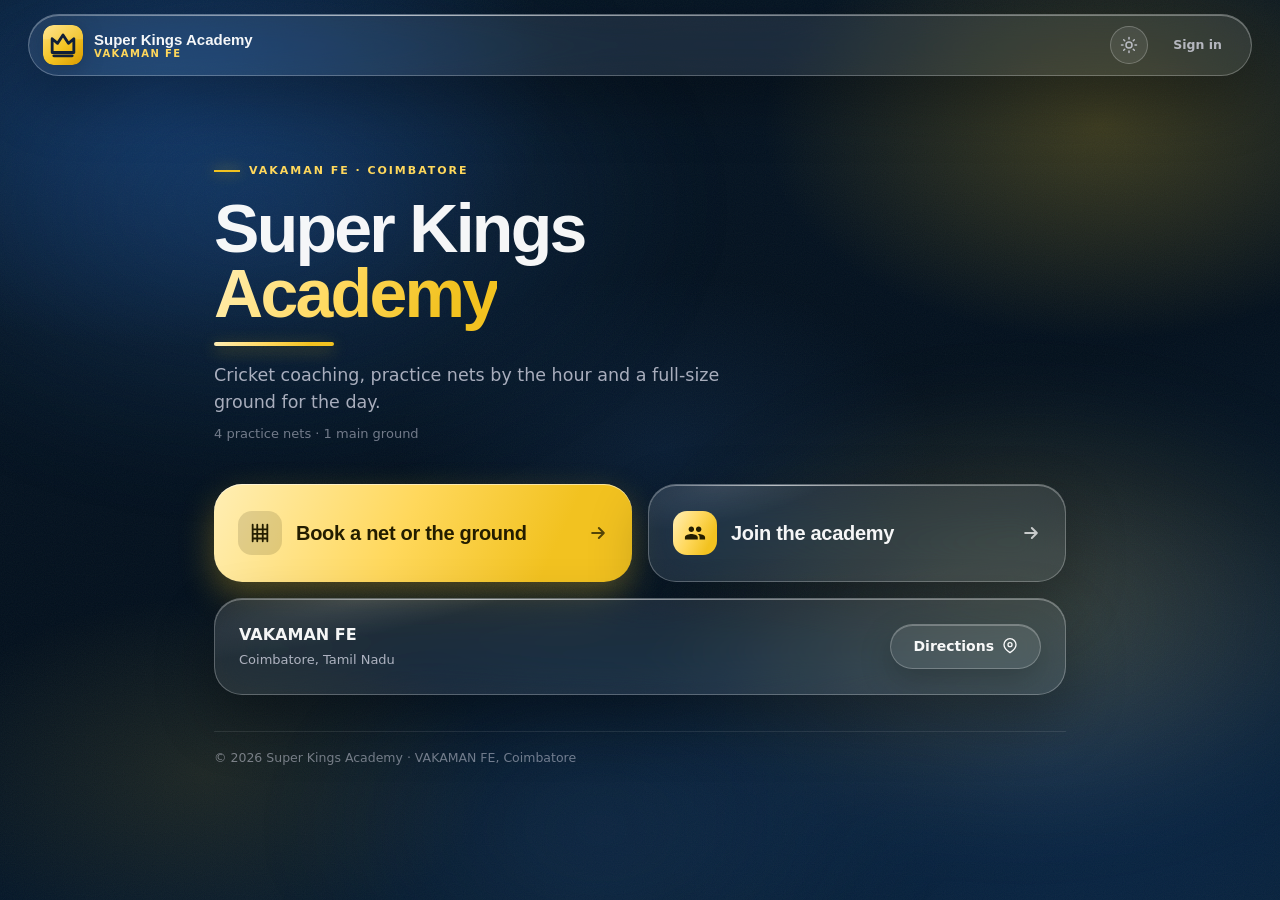
<file: index.html>
<!doctype html>
<html lang="en" data-theme="dark">
<head>
<meta charset="utf-8" />
<meta name="viewport" content="width=device-width,initial-scale=1,viewport-fit=cover" />
<title>Cricket coaching, nets and ground hire · Super Kings Academy</title>
<link rel="icon" href="assets/img/favicon.svg" type="image/svg+xml" />
<link rel="icon" href="assets/img/favicon-32.png" sizes="32x32" type="image/png" />
<link rel="alternate icon" href="favicon.ico" sizes="32x32 16x16" />
<link rel="apple-touch-icon" href="assets/img/apple-touch-icon.png" />
<meta name="description" content="Super Kings Academy at VAKAMAN FE, Coimbatore — cricket coaching batches, four practice nets bookable by the hour, and a full-size main ground for full-day hire." />
<meta name="theme-color" content="#04101f" media="(prefers-color-scheme: dark)" />
<meta name="theme-color" content="#f2f3f7" media="(prefers-color-scheme: light)" />
<meta property="og:title" content="Super Kings Academy · VAKAMAN FE, Coimbatore" />
<meta property="og:description" content="Cricket coaching, four practice nets by the hour and a full-size ground for full-day hire — all at VAKAMAN FE, Coimbatore." />
<meta property="og:type" content="website" />
<meta property="og:locale" content="en_IN" />
<script>
  /* blocking: applies the persisted theme before first paint, else the
     page renders dark and flashes. Raw string, not JSON. */
  try { document.documentElement.dataset.theme = localStorage.getItem("ska-theme") || "dark"; } catch (e) {}
  document.documentElement.className += " lt-js";
</script>
<link rel="stylesheet" href="assets/css/glass.css?v=35" />
<style>
  /* ============================================================
     PUBLIC LANDING — deliberately one screen.
     The client asked for a front door, not a brochure: a name, two
     buttons and where the place is. Anything longer than that was
     removed on purpose (rates table, offer cards, "why us", stat
     tiles, contact chips) — do not add it back without asking.

     NO RUPEE FIGURE ON THIS PAGE, and no JS that fetches one. The
     booking page quotes what a date costs, from the database.
     ============================================================ */

  .lt-main {
    max-width: 900px;
    margin: 0 auto;
    padding: calc(var(--nav-h) + 40px) var(--gap-4) var(--gap-5);
  }

  .skip {
    position: absolute; left: -9999px; top: 0; z-index: 200;
    padding: 10px 16px; border-radius: var(--r-pill);
    background: var(--gold-grad); color: #231d00; font-weight: 700;
  }
  .skip:focus { left: 12px; top: 12px; }

  /* ---------- Hero: name, place, one line ---------- */
  .hero { padding: clamp(18px, 5vh, 44px) 0 clamp(26px, 5vh, 40px); }
  .hero-kicker {
    display: inline-flex; align-items: center; gap: 9px;
    color: var(--tx-gold); font-size: 11px; font-weight: 800;
    letter-spacing: 0.18em; text-transform: uppercase;
  }
  .hero-kicker::before {
    content: ""; width: 26px; height: 2px;
    background: var(--gold-500); box-shadow: 0 0 14px rgba(247, 203, 21, 0.7);
  }
  .hero h1 {
    font-size: clamp(40px, 7vw, 68px);
    line-height: 0.96; font-weight: 800; letter-spacing: -0.04em;
    margin-top: var(--gap-3);
  }
  .hero h1 .grad {
    background: var(--gold-grad);
    -webkit-background-clip: text; background-clip: text;
    -webkit-text-fill-color: transparent;
  }
  /* brand yellow as TEXT on a near-white field is ~1.6:1 — unreadable.
     Same reasoning as --tx-gold in the light token block.

     background-IMAGE, not the `background` shorthand. The shorthand resets
     background-clip to border-box, so the gradient painted the BOX while
     -webkit-text-fill-color:transparent kept the letters invisible — the
     word "Academy" rendered as a solid dark rectangle in light mode. */
  :root[data-theme="light"] .hero h1 .grad {
    background-image: linear-gradient(115deg, #8a6a00, #5f4a00);
  }
  .gold-rule {
    height: 4px; width: 120px; border-radius: 99px; margin-top: var(--gap-3);
    background: var(--gold-grad); box-shadow: 0 4px 16px rgba(247, 203, 21, 0.4);
  }
  .hero .lede { color: var(--ink-mid); font-size: clamp(15px, 1.7vw, 17.5px); max-width: 46ch; margin-top: var(--gap-3); }
  .hero .quiet { color: var(--ink-low); font-size: 13px; margin-top: 8px; }

  /* ---------- The two actions — the point of the page ---------- */
  .acts { display: grid; grid-template-columns: 1fr 1fr; gap: var(--gap-3); }
  .act {
    display: flex; align-items: center; gap: 14px;
    padding: clamp(20px, 3vw, 26px) var(--gap-4);
    border-radius: var(--r-xl);
    font-family: var(--font-display);
    font-size: clamp(17px, 1.9vw, 20px); font-weight: 700; letter-spacing: -0.015em;
    text-decoration: none;
    transition: transform 0.35s var(--ease-spring), box-shadow 0.3s ease, border-color 0.3s ease;
  }
  .act:hover { transform: translateY(-3px); }
  .act .ico { width: 44px; height: 44px; flex: none; border-radius: 14px; display: grid; place-items: center; }
  .act .ico svg { width: 22px; height: 22px; }
  .act .arw { width: 20px; height: 20px; flex: none; margin-left: auto; opacity: 0.75; }
  .act-gold {
    color: #231d00; background: var(--gold-grad);
    box-shadow: 0 14px 34px rgba(242, 194, 32, 0.32), inset 0 1px 0 rgba(255, 255, 255, 0.55);
  }
  /* glass.css turns every <a> gold on hover; these are buttons, not links */
  .act-gold:hover { color: #231d00; box-shadow: 0 18px 42px rgba(242, 194, 32, 0.45), inset 0 1px 0 rgba(255, 255, 255, 0.6); }
  .act-gold .ico { background: rgba(35, 29, 0, 0.14); color: #231d00; }
  .act-glass, .act-glass:hover { color: var(--ink-hi); }
  .act-glass:hover { border-color: var(--glass-border-hover); }
  .act-glass .ico { background: var(--gold-grad); color: #231d00; }

  /* ---------- Where we are ---------- */
  .where {
    margin-top: var(--gap-3);
    padding: var(--gap-4);
    display: flex; align-items: center; justify-content: space-between;
    gap: var(--gap-3); flex-wrap: wrap;
  }
  .where .addr { font-size: 16px; font-weight: 700; color: var(--ink-hi); }
  .where .addr small { display: block; font-weight: 500; font-size: 13px; color: var(--ink-mid); margin-top: 2px; }

  /* ---------- Footer ---------- */
  .lp-foot {
    margin-top: var(--gap-5); padding-top: var(--gap-3);
    border-top: 1px solid var(--line);
    display: flex; justify-content: space-between; align-items: center;
    gap: var(--gap-2); flex-wrap: wrap;
    font-size: 12.5px; color: var(--ink-low);
  }

  @media (max-width: 699px) {
    .lt-main { padding: calc(var(--nav-h) + 28px) var(--gap-3) var(--gap-4); }
    .acts { grid-template-columns: 1fr; }
    .where { justify-content: flex-start; }
    .where .btn { width: 100%; }
  }
  @media (max-width: 429px) {
    .lt-nav { gap: 8px; }
  }
</style>
</head>
<body>
  <div class="lt-bg" aria-hidden="true"></div>

  <a class="skip" href="#main">Skip to content</a>

  <!-- top nav. Sign in lives here now, and ONLY here — it used to sit in
       the footer instead, and having it in both places was two links to
       the same door. -->
  <nav class="lt-nav glass">
    <a class="nav-brand" href="index.html">
      <span class="mark" data-logo="34"></span>
      <span class="t"><strong>Super Kings Academy</strong><span>VAKAMAN FE</span></span>
    </a>
    <div class="nav-actions">
      <button type="button" class="theme-toggle"></button>
      <!-- No "Book" here. The hero's two cards ARE the booking and
           admission routes, and repeating one of them in the nav gave the
           page three competing calls to action above the fold. Sign in is
           the only thing the nav needs that the page body does not offer. -->
      <a class="btn btn-ghost btn-sm" href="login.html" data-cta="nav-signin">Sign in</a>
    </div>
  </nav>

  <main class="lt-main" id="main" tabindex="-1">

    <header class="hero">
      <div class="hero-kicker">VAKAMAN FE · Coimbatore</div>
      <h1>Super Kings<br /><span class="grad">Academy</span></h1>
      <div class="gold-rule"></div>
      <p class="lede">Cricket coaching, practice nets by the hour and a full-size ground for the day.</p>
      <p class="quiet">4 practice nets · 1 main ground</p>
    </header>

    <div class="acts">
      <a class="act act-gold reveal" href="booking.html" data-cta="hero-book">
        <span class="ico">
          <svg viewBox="0 0 24 24" fill="none" stroke="currentColor" stroke-width="2" stroke-linecap="round" stroke-linejoin="round"><path d="M4 3v18M20 3v18M4 8h16M4 13h16M4 18h16M9 3v18M15 3v18"/></svg>
        </span>
        Book a net or the ground
        <svg class="arw" viewBox="0 0 24 24" fill="none" stroke="currentColor" stroke-width="2.4" stroke-linecap="round" stroke-linejoin="round"><path d="M5 12h14M13 6l6 6-6 6"/></svg>
      </a>
      <a class="act act-glass glass reveal d1" href="admission.html" data-cta="hero-join">
        <span class="ico">
          <svg viewBox="0 0 24 24" fill="currentColor"><path d="M16 11c1.66 0 3-1.34 3-3s-1.34-3-3-3-3 1.34-3 3 1.34 3 3 3zm-8 0c1.66 0 3-1.34 3-3S9.66 5 8 5 5 6.34 5 8s1.34 3 3 3zm0 2c-2.33 0-7 1.17-7 3.5V19h14v-2.5c0-2.33-4.67-3.5-7-3.5zm8 0c-.29 0-.62.02-.97.05 1.16.84 1.97 1.97 1.97 3.45V19h6v-2.5c0-2.33-4.67-3.5-7-3.5z"/></svg>
        </span>
        Join the academy
        <svg class="arw" viewBox="0 0 24 24" fill="none" stroke="currentColor" stroke-width="2.4" stroke-linecap="round" stroke-linejoin="round"><path d="M5 12h14M13 6l6 6-6 6"/></svg>
      </a>
    </div>

    <!-- The Google Maps link is the academy's real pin and stays. No phone
         number is published on this site yet, so none is invented here. -->
    <section class="glass where reveal d2">
      <div class="addr">VAKAMAN FE<small>Coimbatore, Tamil Nadu</small></div>
      <a class="btn btn-glass" href="https://maps.app.goo.gl/9qaXVKG1ZbcvoHPW6" target="_blank" rel="noopener" data-cta="directions">
        Directions
        <svg viewBox="0 0 24 24" fill="none" stroke="currentColor" stroke-width="2" stroke-linecap="round" stroke-linejoin="round"><path d="M21 10c0 6-9 12-9 12s-9-6-9-12a9 9 0 0 1 18 0z"/><circle cx="12" cy="10" r="3"/></svg>
      </a>
    </section>

    <footer class="lp-foot">
      <span>© <span id="year">2026</span> Super Kings Academy · VAKAMAN FE, Coimbatore</span>
    </footer>
  </main>

  <script src="assets/js/core.js?v=35"></script>
  <script src="assets/js/cloud.js?v=35"></script>
  <script src="assets/js/dev-data.js?v=35"></script>
  <script>
    /* page script last. core.js MUST NOT be in <head> — its ink-filter
       IIFE returns early if document.body is missing and never retries. */
    (function () {
      "use strict";

      /* footer year from the clock, so it does not quietly go stale */
      var yr = LT.$("#year");
      if (yr) yr.textContent = String(new Date().getFullYear());

      /* CTA telemetry — counts only, never who pressed it. The operator
         console reads a tenant's status from the newest events row, and a
         landing page that sends nothing reads as "Onboarding" forever.
         cloud.js already fires the page_view on load. */
      document.addEventListener("click", function (e) {
        if (!e.target || !e.target.closest || !window.LT_CLOUD) return;
        var el = e.target.closest("[data-cta]");
        if (el) LT_CLOUD.track("cta", { cta: el.getAttribute("data-cta") });
      });
    })();
  </script>
</body>
</html>
</file>
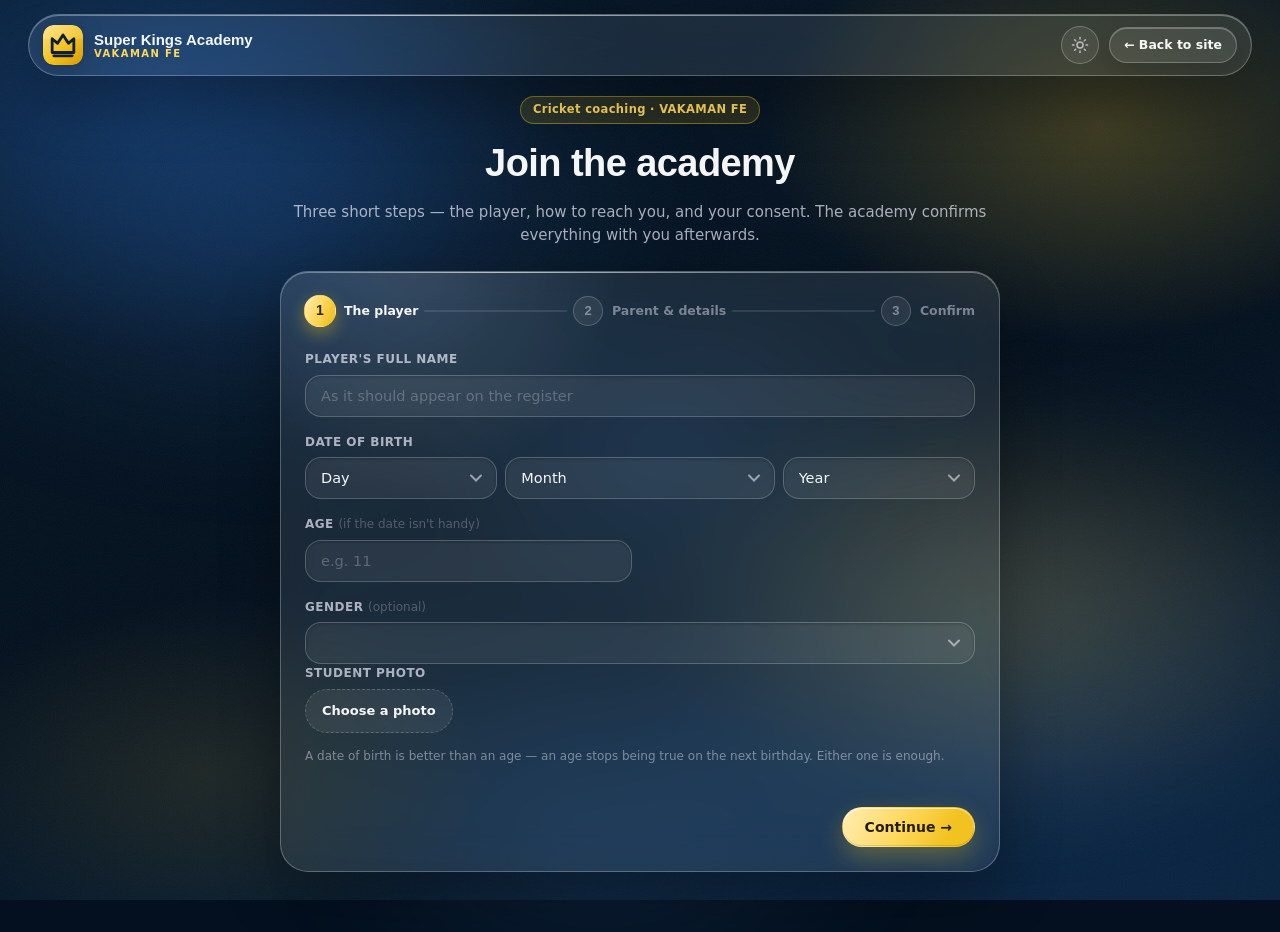
<file: admission.html>
<!doctype html>
<html lang="en" data-theme="dark">
<head>
<meta charset="utf-8" />
<meta name="viewport" content="width=device-width,initial-scale=1,viewport-fit=cover" />
<title>Admission · Super Kings Academy</title>
<link rel="icon" href="assets/img/favicon.svg" type="image/svg+xml" />
<link rel="icon" href="assets/img/favicon-32.png" sizes="32x32" type="image/png" />
<link rel="alternate icon" href="favicon.ico" sizes="32x32 16x16" />
<link rel="apple-touch-icon" href="assets/img/apple-touch-icon.png" />
<meta name="description" content="Apply for cricket coaching at Super Kings Academy, VAKAMAN FE, Coimbatore. A short form: the player, a parent or guardian, and a preferred batch." />
<script>
  /* blocking: applies the persisted theme before first paint, else the
     page renders dark and flashes. Raw string, not JSON. */
  try { document.documentElement.dataset.theme = localStorage.getItem("ska-theme") || "dark"; } catch (e) {}
  document.documentElement.className += " lt-js";
</script>
<link rel="stylesheet" href="assets/css/glass.css?v=35" />
<style>
  /* Page-local layout only. Everything with a look — .glass, .field,
     .choice, .adm-stepper, .adm-step, .adm-nav, .pill, .btn — comes from
     glass.css. These are the few boxes the design system does not own,
     kept to the same names and values the Academy Manager admission page
     uses so the two pages stay diffable. */
  .adm-wrap { max-width: 720px; margin: 0 auto; width: 100%; }
  .adm-hero { text-align: center; margin-bottom: var(--gap-4); }
  .adm-hero h1 { font-size: clamp(26px, 4vw, 38px); font-weight: 800; }
  .adm-hero p { color: var(--ink-mid); margin-top: 8px; }

  .form-grid { display: grid; grid-template-columns: 1fr 1fr; gap: var(--gap-3); }
  .form-grid .full { grid-column: 1 / -1; }
  @media (max-width: 620px) { .form-grid { grid-template-columns: 1fr; } }

  .hint { font-size: 12px; color: var(--ink-low); margin-top: 8px; line-height: 1.5; }
  .hint.warn { color: var(--tx-red); }
  /* an age worked out from the date of birth is shown, not typed */
  input.derived { color: var(--ink-mid); background: var(--tile-bg); }

  .pick-label { font-size: 12px; font-weight: 700; letter-spacing: .08em; text-transform: uppercase; color: var(--ink-low); margin: var(--gap-3) 0 8px; }

  /* An adult applying for themselves gives their OWN number first, and the
     parent pair becomes an optional emergency contact underneath. Reordered
     with `order`, not by moving nodes — the DOM keeps one shape, so there is
     only ever one set of fields to read, validate and send. */
  .form-grid.adult #parentField      { order: 3; }
  .form-grid.adult #parentPhoneField { order: 4; }
  .is-hidden { display: none !important; }

  /* What the person is agreeing to. A LIST above ONE checkbox — four boxes
     is four decisions and gets ticked without reading; one box under four
     plain sentences is the informed one. */
  .consent-points { list-style: none; padding: 0; margin: 0 0 10px; display: flex; flex-direction: column; gap: 7px; }
  .consent-points li { position: relative; padding-left: 17px; font-size: 13px; line-height: 1.55; color: var(--ink-mid); }
  .consent-points li::before { content: "\2022"; position: absolute; left: 3px; top: -1px; color: var(--tx-gold); font-size: 14px; }

  .sum-row {
    display: flex; justify-content: space-between; align-items: baseline; gap: 14px;
    padding: 11px 14px; border: 1px solid var(--tile-border);
    border-radius: var(--r-md); background: var(--tile-bg);
  }
  .sum-row .k { font-size: 12px; text-transform: uppercase; letter-spacing: .06em; font-weight: 650; color: var(--ink-low); white-space: nowrap; }
  .sum-row .v { font-weight: 650; text-align: right; word-break: break-word; }

  /* Consent is a required legal control, so unlike the system's other
     .choice pills its input stays focusable: glass.css hides checkboxes
     with display:none, which takes them out of the tab order entirely.
     Positioned + transparent instead, so :checked + .dot still styles and
     a keyboard user can still tick it. */
  .consent { position: relative; align-items: flex-start; line-height: 1.5; }
  .consent input { display: block; position: absolute; inset: 0 auto auto 0; width: 18px; height: 18px; margin: 0; opacity: 0; }
  .consent .dot { margin-top: 2px; }
  .consent:focus-within { border-color: var(--input-border-hover); }
  .consent input:focus-visible + .dot { box-shadow: 0 0 0 3px rgba(247, 203, 21, .35); }

  .fineprint { font-size: 11.5px; color: var(--ink-faint); margin-top: 12px; line-height: 1.55; }

  .done-card { text-align: center; padding: clamp(36px, 6vh, 60px) var(--gap-4); display: none; }
  .done-card.show { display: block; animation: lt-step-in .5s var(--ease-spring) both; }
  .done-card .big-check {
    width: 74px; height: 74px; margin: 0 auto var(--gap-3); border-radius: 50%;
    display: grid; place-items: center;
    background: rgba(52, 211, 153, .15); border: 1.5px solid rgba(52, 211, 153, .5); color: var(--tx-green);
  }
  .done-card .big-check svg { width: 34px; height: 34px; }
  .next-list { list-style: none; padding: 0; margin: var(--gap-4) auto 0; max-width: 440px; text-align: left; display: flex; flex-direction: column; gap: 10px; }
  .next-list li { display: flex; gap: 11px; align-items: flex-start; font-size: 13.5px; color: var(--ink-mid); }
  .next-list .n {
    width: 22px; height: 22px; flex: none; border-radius: 50%; display: grid; place-items: center;
    font-size: 11px; font-weight: 800; color: #231d00; background: var(--gold-grad);
  }
  /* ---------- optional documents on the admission form ---------- */
  .doc-field { display: flex; flex-direction: column; gap: 6px; }
  .doc-lbl { font-size: 12px; text-transform: uppercase; letter-spacing: .07em;
             color: var(--ink-low); font-weight: 700; }
  .doc-row { display: flex; gap: 12px; align-items: flex-start; flex-wrap: wrap; }
  .doc-pick { position: relative; overflow: hidden; display: inline-flex; align-items: center;
              justify-content: center; padding: 10px 16px; border-radius: var(--r-pill);
              border: 1px dashed var(--input-border); background: var(--input-bg);
              font-size: 13px; font-weight: 650; color: var(--ink-hi); cursor: pointer;
              min-height: 44px; }
  .doc-pick:hover { border-color: var(--input-border-hover); }
  .doc-pick input[type="file"] { position: absolute; inset: 0; opacity: 0; cursor: pointer; }
  /* The preview is a CARD, not a loose image beside loose text. The first
     version let a 56px img sit next to its own filename and Remove link
     with nothing holding them together, so on a narrow screen they
     overlapped — and when an image failed to decode, the alt text spilled
     out of the 56px box and over the rest of the row. Both visible in the
     owner's screenshot.

     alt is now EMPTY on purpose: the filename is right there in text, so
     the thumbnail is decoration, and a decorative image that fails leaves
     a tidy placeholder instead of a paragraph of words in a 56px square. */
  .doc-prev { display: flex; gap: 10px; align-items: center; min-width: 0; flex: 1 1 190px;
              padding: 6px 10px 6px 6px; border-radius: 14px;
              border: 1px solid var(--line); background: var(--tile-bg); }
  .doc-prev .thumb { position: relative; flex: 0 0 auto; width: 46px; height: 46px;
                     border-radius: 10px; overflow: hidden; background: var(--input-bg);
                     border: 1px solid var(--line); display: grid; place-items: center; }
  /* the fallback mark, revealed when there is no image to show */
  .doc-prev .thumb::after { content: "📄"; font-size: 20px; line-height: 1; }
  .doc-prev img { position: absolute; inset: 0; width: 100%; height: 100%;
                  object-fit: cover; display: block; background: var(--tile-bg); }
  .doc-prev.is-file img { display: none; }
  .doc-meta { display: flex; flex-direction: column; gap: 2px; min-width: 0; font-size: 12px; }
  .doc-meta span { color: var(--ink-mid); overflow: hidden; text-overflow: ellipsis;
                   white-space: nowrap; }
  .doc-meta .lnk { background: none; border: 0; padding: 0; text-align: left;
                   color: var(--tx-red); font-size: 12px; font-weight: 700; cursor: pointer; }
  .doc-err { font-size: 12px; color: var(--tx-red); }
  .doc-note { font-size: 11.5px; color: var(--ink-faint); }
</style>
</head>
<body>
  <div class="lt-bg" aria-hidden="true"></div>

  <nav class="lt-nav glass">
    <a class="nav-brand" href="index.html">
      <span class="mark" data-logo="48"></span>
      <span class="t"><strong>Super Kings Academy</strong><span>VAKAMAN FE</span></span>
    </a>
    <div class="nav-actions">
      <button type="button" class="theme-toggle"></button>
      <a class="btn btn-glass btn-sm" href="index.html">← Back to site</a>
    </div>
  </nav>

  <!-- .lt-main is the shell class this app's pages carry; .lt-page is the
       one glass.css actually styles (max width, nav offset, page-in). Both,
       deliberately — dropping .lt-page puts the first card under the nav. -->
  <main class="lt-page lt-main">
    <div class="adm-wrap">

      <div class="adm-hero reveal">
        <span class="pill gold">Cricket coaching · VAKAMAN FE</span>
        <h1 class="mt-2">Join the academy</h1>
        <!-- No trial date, no callback window, no fee. The academy has not
             agreed to any of those, and a public page that promises one
             commits them to it. -->
        <p>Three short steps — the player, how to reach you, and your consent. The academy confirms everything with you afterwards.</p>
      </div>

      <div class="glass glass-card reveal d1" id="wizard">
        <div class="adm-stepper" id="stepper">
          <div class="step active" data-s="1"><span class="num"><span class="n">1</span></span><span class="lbl">The player</span></div>
          <div class="bar" id="bar1"></div>
          <div class="step" data-s="2"><span class="num"><span class="n">2</span></span><span class="lbl" id="step2Lbl">Parent &amp; details</span></div>
          <div class="bar" id="bar2"></div>
          <div class="step" data-s="3"><span class="num"><span class="n">3</span></span><span class="lbl">Confirm</span></div>
        </div>

        <form id="admForm" novalidate autocomplete="on">
          <!-- step 1: the player -->
          <section class="adm-step active" data-step="1">
            <div class="form-grid">
              <label class="field full">
                <span>Player's full name</span>
                <!-- autocomplete off on both of the player's fields: the person
                     at the keyboard is the parent, and "name"/"bday" would
                     helpfully fill the child's row with the adult's details. -->
                <input type="text" id="player" name="player" autocomplete="off" placeholder="As it should appear on the register" required />
              </label>
              <!-- ---------- date of birth ----------
                   THREE DROPDOWNS, NOT A DATE INPUT. A native date picker
                   opens on the current month, and a parent entering 2013
                   has to scroll back a hundred and fifty of them. The year
                   list is built newest-first from the ages this academy
                   actually coaches, so the common answers are at the top
                   and nothing outside them can be chosen at all.

                   Day counts are recomputed when month or year changes, so
                   31 February cannot be picked and a 29 February selected
                   in a leap year is dropped when the year moves. -->
              <div class="field full">
                <span>Date of birth</span>
                <div class="dob-row">
                  <select id="dobD" aria-label="Day"></select>
                  <select id="dobM" aria-label="Month"></select>
                  <select id="dobY" aria-label="Year"></select>
                </div>
                <input type="hidden" id="dob" name="dob" />
              </div>
              <label class="field">
                <span>Age <span class="opt">(if the date isn't handy)</span></span>
                <!-- type=text + inputmode=numeric, not type=number. The
                     spinner arrows on a number input invite tapping, and a
                     parent of a fifteen-year-old was tapping fifteen times.
                     It was always typable; nothing about it said so. -->
                <input type="text" id="age" name="age" inputmode="numeric" data-digits="2" placeholder="e.g. 11" />
              </label>
              <label class="field full">
                <span>Gender <span class="opt">(optional)</span></span>
                <!-- Blank by default, so the form never answers this on a
                     family's behalf. It stays optional: an empty value is
                     sent as null and members.gender is nullable. -->
                <select id="gender" name="gender">
                  <option value="" selected></option>
                  <option value="male">Male</option>
                  <option value="female">Female</option>
                </select>
              </label>
            </div>
              <!-- ---------- the student's photo ----------
                   In step 1 because it is a fact about the PLAYER. It sat
                   under "Parent & batch" first, purely because it was a
                   document — a filing-cabinet reason, not a reason for the
                   person filling the form.

                   Optional, and the form says so: a family without a photo
                   to hand at 9pm must still be able to finish.

                   The preview is built from the local File with
                   createObjectURL — no upload needed to see it, and no read
                   permission either. Anonymous callers can write to the
                   bucket and deliberately cannot read it back, so the
                   preview has to be the file in your hand. -->
              <div class="field full doc-field">
                <!-- Still optional in behaviour — nothing validates it and a
                     family without one at 9pm can still finish — but the
                     academy asked that the word not be advertised, because
                     a label reading "optional" is an instruction to skip. -->
                <span class="doc-lbl">Student photo</span>
                <div class="doc-row">
                  <label class="doc-pick">
                    <input type="file" id="photoFile" accept="image/jpeg,image/png,image/webp" />
                    <span>Choose a photo</span>
                  </label>
                  <div class="doc-prev" id="photoPrev" hidden>
                    <span class="thumb"><img id="photoImg" alt="" /></span>
                    <div class="doc-meta"><span id="photoName"></span>
                      <button type="button" class="lnk" data-clear="photo">Remove</button></div>
                  </div>
                </div>
                <div class="doc-err" id="photoErr"></div>
              </div>

            <p class="hint" id="ageHint">A date of birth is better than an age — an age stops being true on the next birthday. Either one is enough.</p>
          </section>

          <!-- step 2: who the academy calls, and the preferred batch.

               NOT ALWAYS A PARENT. A player of 18 or over is enrolling
               themselves, so every label in here is rewritten by
               applyAgeMode() from the age step 1 already collected — the
               parent pair becomes an optional emergency contact and the
               mobile becomes their own. Nobody is asked to pick a mode: the
               form knows the age, so making the user say it twice is asking
               a question we have already been answered. -->
          <section class="adm-step" data-step="2">
            <div class="form-grid" id="step2Grid">
              <label class="field full" id="parentField">
                <span id="parentLbl">Parent or guardian's name</span>
                <input type="text" id="parent" name="parent" autocomplete="name" placeholder="Who should the academy speak to?" required />
              </label>
              <!-- Shown for an adult only. For a child the mobile below IS the
                   parent's number, so a second box would ask the same thing
                   twice and then disagree with itself. -->
              <label class="field is-hidden" id="parentPhoneField">
                <span>Emergency contact number</span>
                <input type="tel" id="parentPhone" name="parentPhone" inputmode="numeric" autocomplete="off" data-digits="10" placeholder="10-digit mobile" />
              </label>
              <label class="field" id="phoneField">
                <span id="phoneLbl">Parent's mobile number</span>
                <!-- No value= on anything here, ever. This repo is public and
                     its history is permanent. -->
                <input type="tel" id="phone" name="phone" inputmode="numeric" autocomplete="tel" data-digits="10" placeholder="10-digit mobile" required />
              </label>
              <label class="field" id="emailField">
                <span>Email</span>
                <input type="email" id="email" name="email" autocomplete="email" placeholder="you@example.com" required />
              </label>
              <!-- ---------- where the player is from ----------
                   The three columns already existed on both applications
                   and members with nothing writing to them; this is the
                   form catching up, not a schema change.

                   NO BATCH PICKER. The academy groups by age, not by
                   preference, and asking a family to choose a session the
                   academy is going to overrule is a question whose answer
                   gets thrown away. The age band is worked out from the
                   date of birth already collected and shown to staff on
                   the application, so the grouping happens where the
                   decision is actually made. -->
              <label class="field">
                <span>School</span>
                <input type="text" id="school" name="school" autocomplete="off" placeholder="Which school does the player attend?" required />
              </label>
              <label class="field">
                <span>City</span>
                <input type="text" id="city" name="city" autocomplete="address-level2" placeholder="Coimbatore" required />
              </label>
              <label class="field full">
                <span>Address</span>
                <input type="text" id="address" name="address" autocomplete="street-address" placeholder="House, street and area" required />
              </label>
            </div>
            <p class="hint">The academy calls this number to confirm the group and the joining date, so please check it. Coaching runs at VAKAMAN FE, Coimbatore.</p>
          </section>

          <!-- step 3: check it, then consent -->
          <section class="adm-step" data-step="3">
            <div id="summary" class="lt-grid" style="gap: 10px;"></div>

            <div class="pick-label" id="consentTitle">Parent / guardian consent</div>

            <!-- ============================================================
                 CONSENT — READ THIS BEFORE CHANGING THE PAYLOAD BELOW
                 ============================================================
                 WHAT IS ON SCREEN is written by applyAgeMode(): the heading,
                 the four points and the checkbox label are all rendered from
                 the age, because a parent is agreeing about their child and
                 an adult is agreeing about themselves, and a form that says
                 "I am the parent or guardian of" to a 24-year-old signing up
                 for himself has collected a tick, not a consent.

                 FOUR POINTS, ONE BOX. The points say what the risk actually
                 is — a physical sport, medical fitness, emergency treatment,
                 following the coaches. Four separate checkboxes would be four
                 decisions and get ticked without reading; one box under four
                 plain sentences is the informed one. No indemnity clause, no
                 waiver of liability, no wall of terms: this is a small
                 academy's admission form, and anything longer is read by
                 nobody, which is the opposite of consent.

                 WHAT IS SENT is unchanged by any of that — p_consent and
                 p_terms below, exactly as before.

                 The consent tick is validated here AND sent to the server as
                 p_consent / p_terms. Whether it is STORED depends on which
                 version of submit_application the database is running:

                   · The original signature (AcademyManager/supabase/
                     schema.sql:706) takes nine arguments — tenant, name,
                     phone, email, level, goal, program, slot, trial — and
                     has NO consent parameter and no parent, DOB or centre
                     parameter either. Against that version consent cannot be
                     persisted at all, and the demo app's form ticks a box
                     and drops it on the floor (AcademyManagerDemo/
                     admission.html:101 collects it, :214 omits it).

                   · The widened signature adds p_dob, p_age, p_gender,
                     p_parent_name, p_parent_phone, p_centre, p_consent,
                     p_terms and p_source, and stamps consent_accepted_at
                     server-side. It is AcademyManager/supabase/migrations/
                     2026-08-17d-admission-captures-consent.sql.

                 CHECKED, NOT ASSUMED: on 2026-08-17 both shapes were called
                 over the real API with the real anon key, with p_name = 'Z'
                 so the function raises 'name required' before it inserts
                 anything. Both returned P0001 'name required' rather than
                 PGRST202 — so the widened signature IS live today and this
                 page's consent reaches applications.consent_accepted. Redo
                 that probe rather than trusting this line: a dropped-and-
                 recreated function can lose its signature or its grants, and
                 reading the migration file proves neither.

                 The page still sends the widened shape first. PostgREST
                 resolves an RPC by argument NAME, so against the old
                 nine-argument function the widened call fails with PGRST202
                 ("could not find the function ... in the schema cache")
                 BEFORE anything is inserted — no row, no duplicate. Only
                 that specific failure falls back to the nine legacy
                 arguments, which keeps the application from being lost, and
                 folds the parent, the DOB and the consent into the free-text
                 `goal` column so nothing typed here disappears.

                 On that fallback path the consent is a sentence in a text
                 column, NOT applications.consent_accepted — an audit
                 querying that column still finds NULL. The page says so in
                 the console and flags it on the telemetry event. Nothing on
                 screen claims consent was stored.

                 The fallback is for the day that function is rolled back,
                 replaced by a narrower one, or the app is pointed at a
                 project where the migration has not run. It is a safety net,
                 not the design: consent for a minor belongs in a column with
                 a server-stamped timestamp, never in prose. If you find the
                 fallback firing in production, fix the database — do not
                 improve the sentence.
                 ============================================================ -->
            <ul class="consent-points" id="consentPoints"></ul>

            <label class="choice consent" for="consent">
              <!-- aria-describedby, because "the above" is only meaningful to a
                   screen reader if the four points are attached to the box. -->
              <input type="checkbox" id="consent" name="consent" aria-describedby="consentPoints" />
              <span class="dot"></span>
              <span id="consentLabel">I have read and agree to the above.</span>
            </label>

            <!-- The centre is captured for a reason: enrollments.centre_id
                 is NOT NULL, and an approval inserts the member row first —
                 so an application with no centre leaves a member behind and
                 then aborts on the constraint. This page cannot read the
                 centres table (anon has no read on it for this tenant, and
                 rightly), so p_centre is sent as null and the server
                 attributes it: SKA has exactly one active centre, VAKAMAN
                 FE, and the widened function resolves a single-centre tenant
                 itself rather than letting a client guess an id. -->
            <p class="fineprint">Used only to process this application and to contact you about it. Not shared with anyone else. Ask the academy at any time to correct or remove it.</p>
          </section>

          <div class="form-msg" id="msg" role="status" aria-live="polite"></div>

          <div class="adm-nav">
            <button type="button" class="btn btn-ghost" id="backBtn" style="visibility:hidden;">← Back</button>
            <span class="grow"></span>
            <button type="button" class="btn btn-primary" id="nextBtn">Continue →</button>
          </div>
        </form>
      </div>

      <!-- success -->
      <div class="glass done-card" id="doneCard">
        <div class="big-check"><svg viewBox="0 0 24 24" fill="none" stroke="currentColor" stroke-width="2.5" stroke-linecap="round" stroke-linejoin="round"><path d="M20 6 9 17l-5-5"/></svg></div>
        <h2>Application received</h2>
        <p class="muted mt-2" id="doneLine"></p>
        <!-- What happens next, and nothing the academy has not agreed to:
             no trial date, no callback window, no fee, no joining date. -->
        <ol class="next-list">
          <li><span class="n">1</span><span>The academy reviews the application at VAKAMAN FE.</span></li>
          <li><span class="n">2</span><span>Someone calls the number you gave us to agree the group and a joining date.</span></li>
          <li><span class="n">3</span><span>Nothing is booked and nothing is payable until you have spoken to them.</span></li>
        </ol>
        <p class="fineprint" id="doneConsent"></p>
        <div class="mt-4 flex" style="justify-content:center; flex-wrap:wrap;">
          <a class="btn btn-primary" href="index.html">Back to home</a>
          <button type="button" class="btn btn-glass" id="againBtn">Add another player</button>
        </div>
      </div>

    </div>
  </main>

  <script src="assets/js/core.js?v=35"></script>
  <script src="assets/js/cloud.js?v=35"></script>
  <!-- dev-data.js is loaded for shape consistency with the rest of the app.
       Nothing on this page reads it: a public form has no reads to fall back
       on, and its ONE write is real even while LT_CLOUD.DEV is true —
       submit_application is anon-executable by design, so a parent filling
       this in before staff sign-in is wired still reaches Postgres. There is
       no fake success anywhere on this page. -->
  <script src="assets/js/dev-data.js?v=35"></script>
  <script>
    /* page script last. core.js MUST NOT be in <head> — its ink-filter
       IIFE returns early if document.body is missing and never retries. */
    (function () {
      "use strict";

      var CENTRE_NAME = "VAKAMAN FE";      /* capitals, always. Not title case. */
      var PROGRAM = "Cricket coaching";
      var TOTAL = 3;

      var step = 1;
      var busy = false;

      var form    = LT.$("#admForm");
      var msg     = LT.$("#msg");
      var nextBtn = LT.$("#nextBtn");
      var backBtn = LT.$("#backBtn");
      var dobEl   = LT.$("#dob");
      var ageEl   = LT.$("#age");
      var hintEl  = LT.$("#ageHint");

      /* ---------- dates ----------
         Local date parts only, never toISOString(): IST is UTC+5:30, so
         before 05:30 IST toISOString() reports YESTERDAY, and a "born on or
         before today" bound would reject a baby born this morning. LT.today()
         builds the same way, for the same reason. */
      /* ---------- the three date-of-birth dropdowns ----------
         #dob is now a hidden input that these three write into, so every
         line further down that reads txt("#dob") is untouched and the
         payload is the same ISO string it always was.

         Days are rebuilt whenever the month or the year changes: without
         that, 31 is selectable in February, and a 29 February chosen in a
         leap year survives a move to a non-leap one. */
      var dobD = LT.$("#dobD"), dobM = LT.$("#dobM"), dobY = LT.$("#dobY");
      var MONTHS = ["January","February","March","April","May","June",
                    "July","August","September","October","November","December"];

      function opts(el, list, placeholder) {
        el.innerHTML = '<option value="">' + placeholder + "</option>" +
          list.map(function (o) {
            return '<option value="' + LT.esc(String(o.v)) + '">' + LT.esc(o.t) + "</option>";
          }).join("");
      }

      function daysIn(y, m) {                       /* m is 1-12 */
        if (!y || !m) return 31;
        return new Date(Number(y), Number(m), 0).getDate();
      }

      function buildDob() {
        var thisYear = new Date().getFullYear();
        var years = [];
        /* Newest first: an academy's applicants are children, so the years
           they were born in are the ones nearest the top. */
        for (var y = thisYear - 3; y >= thisYear - 80; y--) years.push({ v: y, t: String(y) });
        opts(dobY, years, "Year");
        opts(dobM, MONTHS.map(function (t, i) { return { v: i + 1, t: t }; }), "Month");
        buildDays();
      }

      function buildDays() {
        var keep = dobD.value;
        var n = daysIn(dobY.value, dobM.value);
        var list = [];
        for (var d = 1; d <= n; d++) list.push({ v: d, t: String(d) });
        opts(dobD, list, "Day");
        /* A day that no longer exists in the chosen month is dropped rather
           than silently rolled into the next one. */
        if (keep && Number(keep) <= n) dobD.value = keep;
      }

      function syncDob() {
        var y = dobY.value, m = dobM.value, d = dobD.value;
        dobEl.value = (y && m && d)
          ? y + "-" + String(m).padStart(2, "0") + "-" + String(d).padStart(2, "0")
          : "";
        /* The same event the native input used to fire, so age, the consent
           wording and the adult/child switch all still react. */
        dobEl.dispatchEvent(new Event("change", { bubbles: true }));
      }

      buildDob();
      dobY.addEventListener("change", function () { buildDays(); syncDob(); });
      dobM.addEventListener("change", function () { buildDays(); syncDob(); });
      dobD.addEventListener("change", syncDob);

      /* ---------- the age band ----------
         The academy's groups, given 2026-08-19: 5-8, 9-12 and 13-17. Worked
         out here and shown to staff; the family is never asked to pick. */
      function ageBand(a) {
        if (a === null || a === undefined || isNaN(a)) return null;
        if (a < 5)  return "Under 5";
        if (a <= 8) return "5-8";
        if (a <= 12) return "9-12";
        if (a <= 17) return "13-17";
        return "Adult";
      }

      function ageFromDob(iso) {
        var p = String(iso || "").split("-");
        if (p.length !== 3) return null;
        var y = Number(p[0]), m = Number(p[1]), d = Number(p[2]);
        if (!y || !m || !d) return null;
        var now = new Date();
        var a = now.getFullYear() - y;
        var mo = (now.getMonth() + 1) - m;
        if (mo < 0 || (mo === 0 && now.getDate() < d)) a--;
        return a;
      }

      /* DOB wins over a typed age — a date keeps being true, an age stops
         being true on the next birthday. When one is given the other is
         shown, read-only, so a parent can see what we worked out. */
      function syncAge() {
        var a = ageFromDob(dobEl.value);
        if (a === null) {
          ageEl.readOnly = false;
          ageEl.className = "";
          hintEl.className = "hint";
          hintEl.textContent = "A date of birth is better than an age — an age stops being true on the next birthday. Either one is enough.";
          return;
        }
        ageEl.readOnly = true;
        ageEl.className = "derived";
        ageEl.value = a < 0 ? "" : String(a);
        if (a < 0) {
          hintEl.className = "hint warn";
          hintEl.textContent = "That date of birth is in the future.";
        } else {
          hintEl.className = "hint";
          hintEl.textContent = "Age " + a + ", worked out from the date of birth.";
        }
      }
      function onAgeChanged() { syncAge(); applyAgeMode(); }
      dobEl.addEventListener("change", onAgeChanged);
      dobEl.addEventListener("input", onAgeChanged);
      /* A typed age counts too, and it is only editable while there is no
         DOB — so the wording follows whichever of the two the person used. */
      ageEl.addEventListener("input", applyAgeMode);

      /* ---------- who is applying ----------
         A parent enrolling a child and an adult enrolling themselves are the
         same form. The age already collected decides which, so NOBODY IS
         ASKED TO PICK A MODE — a form that knows the answer and asks anyway
         is asking the user to do its work.

         An unknown age counts as a minor. Step 1 will not let anyone past
         without an age, so this only covers the moments before that; the
         safer default is the one that asks for a guardian. */
      var ADULT_AT = 18;

      function currentAge() {
        var a = ageFromDob(dobEl.value);
        if (a !== null) return a;
        var typed = txt("#age");
        return typed ? Number(typed) : null;
      }

      function isMinor() {
        var a = currentAge();
        return a === null || isNaN(a) || a < ADULT_AT;
      }

      /* Plain English, no legal boilerplate, ~65 words. Two versions of the
         same four facts: a parent is told about their child, an adult about
         themselves. Anything longer than this goes unread, and an unread
         paragraph is not consent however well drafted it is. */
      /* Added at the academy's request, 2026-08-19, and kept to one plain
         sentence for the same reason as the other four: a paragraph of
         exclusions is read by nobody, and an unread paragraph is not
         consent however well drafted. Whether a disclaimer of this kind
         binds anyone is a question for the academy's own advisers — the
         form states it, it does not decide it. */
      var THEFT = "The academy is not responsible for the theft or loss of personal belongings.";

      function consentPoints(minor, name) {
        var risk = "Cricket is a physical sport and carries a risk of injury \u2014 " +
                   "being struck by a ball or bat, sprains and fractures, and heat-related illness.";
        if (!minor) {
          return [
            risk,
            "I am medically fit to take part, and I have told the academy about any medical condition, allergy or medication.",
            "In an emergency, the academy may arrange medical treatment for me.",
            "I will follow the academy's rules and the coaches' instructions.",
            THEFT
          ];
        }
        var who = name || "The player";
        return [
          risk,
          who + " is medically fit to take part, and you have told the academy about any medical condition, allergy or medication.",
          "In an emergency, if you cannot be reached, the academy may arrange medical treatment.",
          who + " will follow the academy's rules and the coaches' instructions.",
          THEFT
        ];
      }

      /* Runs on every age change and on every step change, so the wording on
         screen can never describe a different person from the one on the
         form. */
      function applyAgeMode() {
        var minor = isMinor();
        var name = txt("#player");

        /* step 2 — labels and layout */
        LT.$("#step2Grid").className = minor ? "form-grid" : "form-grid adult";
        LT.$("#parentField").className = minor ? "field full" : "field";
        LT.$("#parentPhoneField").className = minor ? "field is-hidden" : "field";
        LT.$("#parentLbl").innerHTML = minor
          ? "Parent or guardian's name"
          : 'Emergency contact name <span class="opt">(optional)</span>';
        LT.$("#phoneLbl").textContent = minor ? "Parent's mobile number" : "Your mobile number";
        LT.$("#parent").placeholder = minor ? "Who should the academy speak to?" : "Someone we can call if needed";
        LT.$("#parent").required = minor;
        LT.$("#step2Lbl").textContent = minor ? "Parent & details" : "Contact & details";

        /* step 3 — the consent itself */
        LT.$("#consentTitle").textContent = minor ? "Parent / guardian consent" : "Your consent";
        /* LT.esc on the points because they carry the player's name, and
           staff tokens for this academy live in localStorage on a shared
           github.io origin. The checkbox label goes through textContent,
           which is safer still — the browser never parses it as markup. */
        LT.$("#consentPoints").innerHTML = consentPoints(minor, name).map(function (pt) {
          return "<li>" + LT.esc(pt) + "</li>";
        }).join("");
        LT.$("#consentLabel").textContent = minor
          ? "I am the parent or guardian of " + (name || "the player") + ", and I agree to the above."
          : "I have read and agree to the above.";
      }

      /* ---------- phone ----------
         An Indian mobile is ten digits starting 6–9. Accept the shapes people
         actually type (+91, 0091, a leading 0, spaces) and normalise to ten
         before anything sees it — the server stores right(phone, 10), so a
         number that differs only by a prefix must not read as a new family. */
      function normPhone(raw) {
        var d = String(raw || "").replace(/\D/g, "");
        if (d.length === 11 && d.charAt(0) === "0") d = d.slice(1);
        if (d.length === 12 && d.slice(0, 2) === "91") d = d.slice(2);
        if (d.length === 13 && d.slice(0, 3) === "091") d = d.slice(3);
        if (d.length === 14 && d.slice(0, 4) === "0091") d = d.slice(4);
        return d;
      }

      function txt(sel) {
        var el = LT.$(sel);
        return el ? String(el.value || "").replace(/\s+/g, " ").replace(/^ | $/g, "") : "";
      }

      function collect() {
        var minor = isMinor();
        return {
          player: txt("#player"),
          dob: txt("#dob") || null,
          age: currentAge(),
          minor: minor,
          gender: txt("#gender") || null,
          /* For a child this is the parent; for an adult it is an optional
             emergency contact. Same two boxes, and the labels say which. */
          parent: txt("#parent"),
          phone: normPhone(txt("#phone")),
          /* Read only in adult mode: the box is hidden for a child, and a
             value left behind by someone who changed the date of birth must
             not be sent as a parent's number. */
          parentPhone: minor ? "" : normPhone(txt("#parentPhone")),
          email: txt("#email") || null,
          school: txt("#school") || null,
          city: txt("#city") || null,
          address: txt("#address") || null,
          /* Worked out, never asked. The band decides which group the
             player trains with, and the academy would override a family's
             guess anyway — so the form collects the date of birth it needs
             for other reasons and derives this from it. */
          ageGroup: ageBand(currentAge())
        };
      }

      /* ---------- steps ---------- */
      function paint() {
        LT.$$("#stepper .step").forEach(function (el) {
          var s = Number(el.getAttribute("data-s"));
          if (s === step) el.className = "step active";
          else if (s < step) el.className = "step done";
          else el.className = "step";
        });
        LT.$("#bar1").style.setProperty("--fill", step > 1 ? "100%" : "0%");
        LT.$("#bar2").style.setProperty("--fill", step > 2 ? "100%" : "0%");
        LT.$$(".adm-step").forEach(function (el) {
          el.className = Number(el.getAttribute("data-step")) === step ? "adm-step active" : "adm-step";
        });
        backBtn.style.visibility = step === 1 ? "hidden" : "visible";
        nextBtn.textContent = step === TOTAL ? "Submit application" : "Continue →";
        say("");
        applyAgeMode();
        if (step === TOTAL) fillSummary();
      }

      function say(text, isError) {
        msg.textContent = text || "";
        msg.className = isError ? "form-msg error" : "form-msg";
      }

      function fillSummary() {
        var v = collect();
        var age = v.age === null ? "Not given" :
                  (v.age + (v.age === 1 ? " year" : " years") + (v.dob ? " · born " + LT.shortDate(v.dob) + " " + v.dob.slice(0, 4) : ""));
        /* An adult's second contact is optional, so it can honestly be
           "Not given" — a child's parent cannot, and validate() has already
           refused to get this far without one. */
        var contact = v.minor ? v.parent
                    : [v.parent, v.parentPhone].filter(function (x) { return !!x; }).join(" \u00b7 ");
        var rows = [
          ["Player", v.player],
          ["Age", age],
          ["Gender", v.gender ? v.gender.charAt(0).toUpperCase() + v.gender.slice(1) : "Not given"],
          [v.minor ? "Parent / guardian" : "Emergency contact", contact || "Not given"],
          [v.minor ? "Parent's mobile" : "Mobile", v.phone],
          ["Email", v.email],
          ["School", v.school],
          ["City", v.city],
          ["Address", v.address],
          /* Shown so a family can see the grouping is automatic and object
             before submitting, rather than discovering it on day one. */
          ["Age group", v.ageGroup || "The academy will decide"],
          ["Venue", CENTRE_NAME]
        ];
        /* Every value here was typed by whoever is at the keyboard, and staff
           tokens for this whole academy live in localStorage on a shared
           github.io origin — so an unescaped name on any page lifts them. */
        LT.$("#summary").innerHTML = rows.map(function (r) {
          return '<div class="sum-row"><span class="k">' + LT.esc(r[0]) + '</span>' +
                 '<span class="v">' + LT.esc(r[1]) + "</span></div>";
        }).join("");
      }

      function validate() {
        var v = collect();
        if (step === 1) {
          if (v.player.length < 2) return "Please enter the player's full name.";
          var derived = ageFromDob(v.dob);
          if (v.dob && derived !== null && derived < 0) return "That date of birth is in the future.";
          if (v.age === null) return "Please give a date of birth, or an age.";
          if (isNaN(v.age)) return "Please enter the age in years, as a number.";
          if (v.age < 3 || v.age > 75) return "Please check the date of birth or the age.";
        }
        if (step === 2) {
          /* A NAME AND A SECOND NUMBER ARE NOW REQUIRED BOTH WAYS. For a
             child it is the parent, for an adult it is whoever the academy
             rings if something happens on the field — the academy asked for
             both to be compulsory, and an emergency contact that is optional
             is one nobody fills in. */
          if (v.parent.length < 2) {
            return v.minor ? "Please enter the parent or guardian's name."
                           : "Please enter an emergency contact name.";
          }
          if (v.phone.length !== 10) return "Please enter a 10-digit mobile number.";
          if (!/^[6-9]/.test(v.phone)) return "That does not look like a mobile number — please check it.";
          if (!v.minor) {
            if (v.parentPhone.length !== 10 || !/^[6-9]/.test(v.parentPhone)) {
              return "Please enter a 10-digit emergency contact number.";
            }
            if (v.parentPhone === v.phone) {
              /* An emergency contact that is your own number is not one. */
              return "The emergency contact should be someone other than you.";
            }
          }
          if (!v.email) return "Please enter an email address.";
          if (!/^[^\s@]+@[^\s@]+\.[^\s@]{2,}$/.test(v.email)) return "Please check the email address.";
          if (!v.school || v.school.length < 2) return "Please enter the school's name.";
          if (!v.city || v.city.length < 2) return "Please enter the city.";
          if (!v.address || v.address.length < 6) return "Please enter the address.";
        }
        if (step === TOTAL && !LT.$("#consent").checked) {
          return v.minor
            ? "Please tick the consent box — the academy cannot accept an application for a child without it."
            : "Please tick the consent box — the academy cannot accept an application without it.";
        }
        return "";
      }

      /* ---------- submit ----------
         ONE write, and it is real. No optimistic UI: the done card is shown
         from the server's reply and from nothing else. */
      function payloadWide(v) {
        return {
          p_tenant: LT_CLOUD.TENANT,
          p_name: v.player,
          p_phone: v.phone,
          p_email: v.email,
          p_level: null,                      /* not asked — basics only */
          p_goal: null,
          p_program: PROGRAM,
          p_slot: CENTRE_NAME + (v.ageGroup ? " · " + v.ageGroup : ""),
          p_trial: null,                      /* no trial date is promised here */
          p_dob: v.dob,
          p_age: v.age,
          p_gender: v.gender,
          /* For a child, the mobile IS the parent's number, so both go. For
             an adult these carry the emergency contact if one was given, and
             null if not — never the applicant's own number relabelled as a
             guardian's. */
          p_parent_name: v.parent || null,
          p_parent_phone: v.minor ? v.phone : (v.parentPhone || null),
          p_centre: null,                     /* server resolves the single centre — see the comment at the form */
          p_consent: true,
          p_terms: true,
          p_source: "website",
          /* Object names, not URLs. Filled in by submit() after the files
             land; null when the family attached nothing, which is the
             ordinary case. */
          p_photo_path: docs.photoPath,
          p_school: v.school,
          p_city: v.city,
          p_address: v.address
        };
      }

      /* The nine-argument legacy shape. Used only when the widened function
         is not in the database. Everything the old signature has nowhere for
         rides into `goal` as readable prose rather than being dropped. */
      function payloadLegacy(v) {
        var contact = v.minor
          ? "Parent/guardian: " + v.parent
          : ("Adult applicant" + ((v.parent || v.parentPhone)
              ? " · Emergency contact: " + [v.parent, v.parentPhone].filter(function (x) { return !!x; }).join(" ")
              : ""));
        var note = [
          contact,
          v.dob ? "DOB " + v.dob : (v.age !== null ? "Age " + v.age : null),
          v.gender ? "Gender " + v.gender : null,
          "Centre " + CENTRE_NAME,
          "Consent ticked by " + (v.minor ? "the parent" : "the applicant") +
            " on the web form (not stored in consent_accepted — see 2026-08-17d)"
        ].filter(function (x) { return !!x; }).join(" · ");
        return {
          p_tenant: LT_CLOUD.TENANT,
          p_name: v.player,
          p_phone: v.phone,
          p_email: v.email,
          p_level: null,
          p_goal: note,
          p_program: PROGRAM,
          p_slot: CENTRE_NAME + (v.ageGroup ? " · " + v.ageGroup : ""),
          p_trial: null
        };
      }

      /* PostgREST matches RPC arguments by NAME. Against the old nine-argument
         function the widened call 404s with PGRST202 and inserts NOTHING, so
         retrying cannot duplicate a row. Any OTHER error is rethrown — a
         failure after an insert must never be retried. */
      function signatureMissing(err) {
        var m = String((err && err.message) || "");
        return (err && err.status === 404) || /schema cache|could not find the function|PGRST202/i.test(m);
      }

      function humanError(err) {
        var m = String((err && err.message) || "");
        if (/too many requests|already have your enquiry/i.test(m)) {
          return "We already have an application from this number today. The academy will call you.";
        }
        if (/unknown academy/i.test(m)) return "This form is not live yet. Please speak to the academy at VAKAMAN FE.";
        if (/valid phone required/i.test(m)) return "Please enter a valid 10-digit mobile number.";
        if (/name required/i.test(m)) return "Please enter the player's full name.";
        if (/check the age or date of birth/i.test(m)) return "Please check the date of birth or the age.";
        if (/no connection/i.test(m)) return "No connection — the application was not sent. Please check your network and try again.";
        if (/permission denied|not authorised/i.test(m)) return "This form is not accepting applications right now. Please speak to the academy at VAKAMAN FE.";
        /* Deliberately no phone number: the academy has not given one for
           publication, and an invented one on a public page sends parents to
           a stranger. */
        return "Something went wrong and the application was not sent. Please try again in a moment.";
      }

      /* ============================================================
         OPTIONAL DOCUMENTS

         Two files, both optional, previewed locally and uploaded only when
         the form is actually submitted. Uploading on pick would litter the
         bucket with files from every abandoned form; uploading on submit
         means what is stored matches what was sent.
         ============================================================ */
      var docs = { photo: null, photoPath: null, ref: null };

      /* Groups one family's files under a single folder. Not a security
         boundary — the tenant prefix and the storage policy are that — just
         a way to keep an abandoned upload identifiable. */
      function docRef() {
        if (!docs.ref) {
          docs.ref = String(Date.now().toString(36)) + "-" +
                     Math.random().toString(36).slice(2, 8);
        }
        return docs.ref;
      }

      var DOC_MAX = 5 * 1024 * 1024;
      var DOC_OK = {
        photo: ["image/jpeg", "image/png", "image/webp"]
      };

      /* Drops whatever is attached WITHOUT touching the error line. Kept
         separate from showDoc because the first version cleared the error
         it had just written: a rejected file vanished from the preview
         with no message saying why, which is the worst of both. */
      function clearDoc(kind) {
        var img = LT.$("#" + kind + "Img");
        docs[kind] = null;
        LT.$("#" + kind + "Prev").hidden = true;
        LT.$("#" + kind + "Prev").classList.remove("is-file");
        if (img.src) { try { URL.revokeObjectURL(img.src); } catch (e) {} img.removeAttribute("src"); }
        /* The input keeps a rejected file otherwise, so picking the same
           file again would fire no change event and look ignored. */
        LT.$("#" + kind + "File").value = "";
      }

      function showDoc(kind, file) {
        var prev = LT.$("#" + kind + "Prev");
        var img  = LT.$("#" + kind + "Img");
        var nameEl = LT.$("#" + kind + "Name");
        var err  = LT.$("#" + kind + "Err");

        if (!file) { err.textContent = ""; clearDoc(kind); return; }

        if (DOC_OK[kind].indexOf(file.type) < 0) {
          clearDoc(kind);
          err.textContent = kind === "photo"
            ? "Please choose a JPG or PNG photo."
            : "Please attach a JPG, PNG or PDF.";
          return;
        }
        if (file.size > DOC_MAX) {
          clearDoc(kind);
          err.textContent = "That file is larger than 5 MB. Please pick a smaller one.";
          return;
        }
        err.textContent = "";

        docs[kind] = file;
        nameEl.textContent = file.name;
        nameEl.title = file.name;
        prev.hidden = false;

        /* A PDF has no thumbnail, so the frame's own mark shows through.
           An image that fails to decode takes the same path rather than
           rendering as a broken-image icon — a corrupt file is not worth a
           scary glyph on a form a parent is filling in. */
        if (img.src) { try { URL.revokeObjectURL(img.src); } catch (e) {} img.removeAttribute("src"); }
        if (file.type === "application/pdf") {
          prev.classList.add("is-file");
        } else {
          prev.classList.remove("is-file");
          img.onerror = function () { prev.classList.add("is-file"); };
          img.src = URL.createObjectURL(file);
        }
      }

      ["photo"].forEach(function (kind) {
        LT.$("#" + kind + "File").addEventListener("change", function () {
          showDoc(kind, this.files && this.files[0]);
        });
      });
      document.addEventListener("click", function (e) {
        var b = e.target.closest ? e.target.closest("[data-clear]") : null;
        if (b) showDoc(b.getAttribute("data-clear"), null);
      });

      /* Uploads whatever was attached, in parallel, and resolves once the
         paths are known. A refused upload STOPS the submission — a family
         who attached a photo and was told "received" would otherwise never
         learn the academy has nothing. */
      function uploadDocs() {
        var jobs = [];
        if (docs.photo) {
          jobs.push(LT_CLOUD.uploadDoc(docs.photo, "photo", docRef())
            .then(function (p) { docs.photoPath = p; }));
        }
        return jobs.length ? Promise.all(jobs) : Promise.resolve();
      }

      function submit() {
        if (busy) return;
        var v = collect();
        busy = true;
        nextBtn.disabled = true;
        backBtn.disabled = true;
        nextBtn.textContent = "Sending…";
        say("Sending your application…");

        (docs.photo ? say("Uploading the photo…") : 0, uploadDocs())
          .then(function () { say("Sending your application…"); return LT_CLOUD.submitApplication(payloadWide(v)); })
          .then(function () { done(v, true); })
          .catch(function (err) {
            if (!signatureMissing(err)) throw err;
            /* Not silent: an engineer reading the console is told exactly
               what did not happen and what fixes it. */
            if (window.console && console.warn) {
              console.warn(
                "submit_application does not accept consent on this database. " +
                "The application was filed through the nine-argument signature, so " +
                "applications.consent_accepted is NULL for this row and the consent " +
                "is prose in applications.goal. Fix: apply AcademyManager/supabase/" +
                "migrations/2026-08-17d-admission-captures-consent.sql."
              );
            }
            return LT_CLOUD.submitApplication(payloadLegacy(v)).then(function () { done(v, false); });
          })
          .catch(function (err) {
            busy = false;
            nextBtn.disabled = false;
            backBtn.disabled = false;
            nextBtn.textContent = "Submit application";
            say(humanError(err), true);
          });
      }

      function done(v, consentStored) {
        busy = false;
        nextBtn.disabled = false;
        backBtn.disabled = false;

        /* Counts and flags only — never a name, a number or an amount. The
           consent flag is on the event so the operator console can see that a
           tenant is taking admissions the database cannot record consent for. */
        try {
          LT_CLOUD.track("admission_submitted", {
            age_group: v.ageGroup || "none",
            has_dob: !!v.dob,
            consent_stored: !!consentStored
          });
        } catch (e) {}

        LT.$("#doneLine").innerHTML =
          "The academy has " + LT.esc(v.player) + "'s application. Someone will call " +
          LT.esc(v.phone) + " to confirm the batch and the joining date.";
        LT.$("#doneConsent").textContent =
          "Consent was submitted with this application on " +
          LT.shortDate(LT.today()) + " " + LT.today().slice(0, 4) + ".";

        LT.$("#wizard").style.display = "none";
        LT.$(".adm-hero").style.display = "none";
        LT.$("#doneCard").className = "glass done-card show";
        window.scrollTo(0, 0);
        LT.toast("Application received.");
      }

      /* ---------- wiring ---------- */
      nextBtn.addEventListener("click", function () {
        var err = validate();
        if (err) { say(err, true); return; }
        if (step < TOTAL) { step++; paint(); return; }
        submit();
      });

      backBtn.addEventListener("click", function () {
        if (busy || step === 1) return;
        step--;
        paint();
      });

      /* Enter anywhere in the form advances a step rather than doing a native
         submit — a GET form post would put a child's name and a parent's
         phone number in the URL, and in browser history. */
      form.addEventListener("submit", function (e) {
        e.preventDefault();
        nextBtn.click();
      });

      /* Siblings enrol together often enough to be worth a button. A fresh
         form, not a reload: nothing about this page is stored locally, so
         there is no state to recover — LT.store holds UI preferences only,
         never an application. */
      LT.$("#againBtn").addEventListener("click", function () {
        form.reset();
        syncAge();
        applyAgeMode();
        step = 1;
        paint();
        LT.$("#doneCard").className = "glass done-card";
        LT.$("#wizard").style.display = "";
        LT.$(".adm-hero").style.display = "";
        window.scrollTo(0, 0);
        LT.$("#player").focus();
      });

      syncAge();
      paint();            /* paint() calls applyAgeMode() */
    })();
  </script>
</body>
</html>
</file>
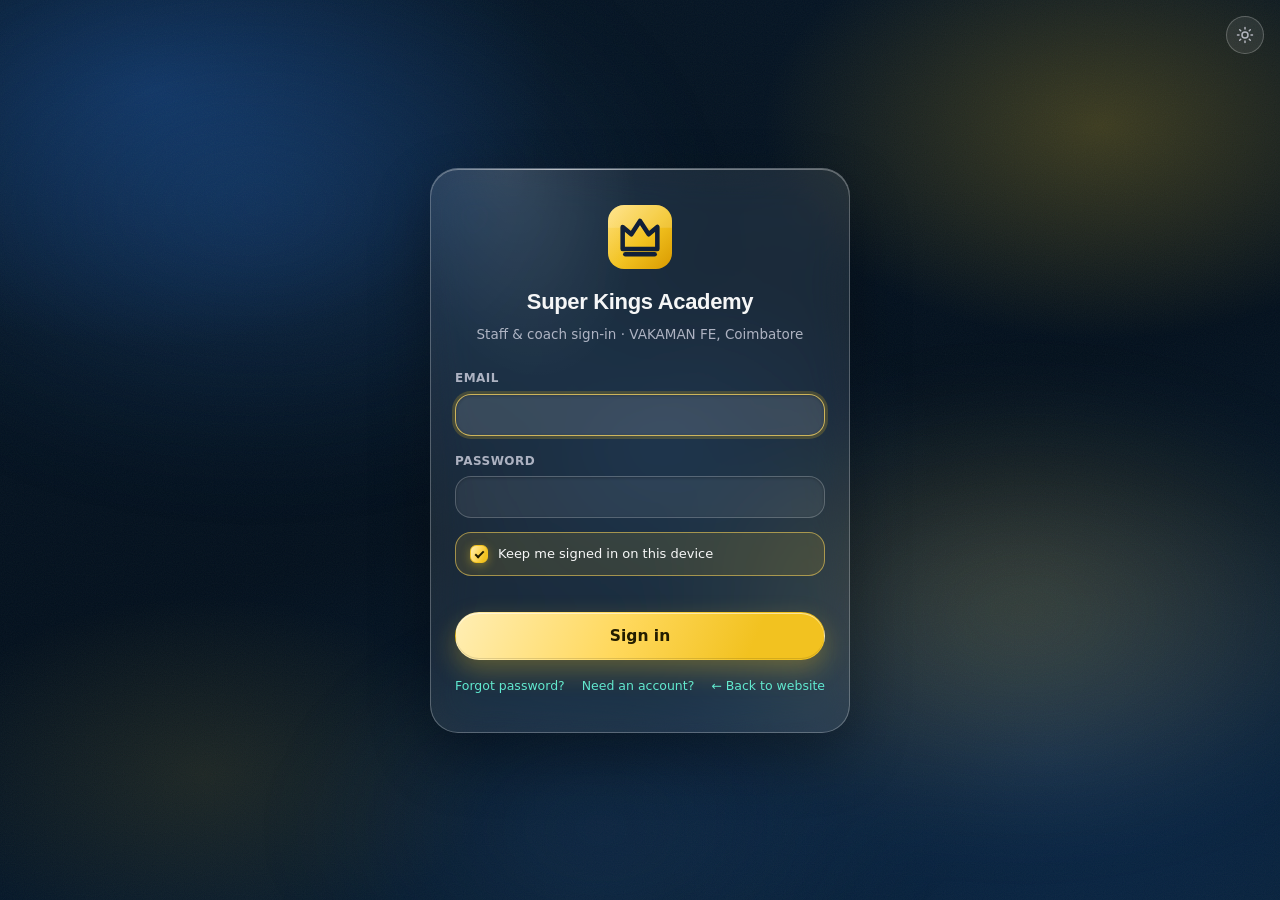
<file: attendance.html>
<!doctype html>
<html lang="en" data-theme="dark">
<head>
<meta charset="utf-8" />
<meta name="viewport" content="width=device-width,initial-scale=1,viewport-fit=cover" />
<title>Attendance · Super Kings Academy</title>
<link rel="icon" href="assets/img/favicon.svg" type="image/svg+xml" />
<link rel="icon" href="assets/img/favicon-32.png" sizes="32x32" type="image/png" />
<link rel="alternate icon" href="favicon.ico" sizes="32x32 16x16" />
<link rel="apple-touch-icon" href="assets/img/apple-touch-icon.png" />
<meta name="description" content="Batch register for Super Kings Academy at VAKAMAN FE, Coimbatore — mark a coaching session present or absent, one tap per student." />
<script>
  /* blocking: applies the persisted theme before first paint, else the
     page renders dark and flashes. Raw string, not JSON. */
  try { document.documentElement.dataset.theme = localStorage.getItem("ska-theme") || "dark"; } catch (e) {}
  document.documentElement.className += " lt-js";
</script>
<link rel="stylesheet" href="assets/css/glass.css?v=35" />
<style>
  /* Page-local layout only. Glass, pills, tables, empty states and the
     .att-grid / .att-tile base all come from glass.css.

     WHY THE TILE IS BIGGER HERE THAN IN THE DESIGN SYSTEM
     The register is taken on a tablet at the side of a net, one-handed,
     often in sun. Every control a coach touches is at least 44px on its
     short edge — the tile grid is widened to fit two of them per student
     without wrapping. */
  .att-grid { grid-template-columns: repeat(auto-fill, minmax(310px, 1fr)); gap: 10px; }

  /* The tile itself is NOT the tap target any more — Present and Absent
     are two distinct states, and a single toggling tile cannot express
     "absent" separately from "not marked yet". Those three states are the
     whole point of the register. */
  .att-tile { cursor: default; align-items: center; padding: 10px 12px; }
  .att-tile:active { transform: none; }
  .att-tile .who { min-width: 0; flex: 1 1 auto; display: flex; flex-direction: column; gap: 1px; }
  .att-tile .nm { white-space: nowrap; overflow: hidden; text-overflow: ellipsis; }
  .att-tile .bt { white-space: nowrap; overflow: hidden; text-overflow: ellipsis; }
  .att-tile .bt .drop { color: var(--tx-red); font-weight: 700; }
  .att-tile .bt .ok { color: var(--tx-green); font-weight: 700; }

  .att-acts { display: flex; gap: 6px; flex: none; }
  .att-btn {
    min-width: 62px; min-height: 44px;
    padding: 0 10px;
    border-radius: var(--r-sm);
    border: 1px solid var(--tile-border);
    background: var(--tile-bg);
    color: var(--ink-mid);
    font-family: var(--font-body);
    font-size: 12.5px; font-weight: 700;
    cursor: pointer;
    -webkit-tap-highlight-color: transparent;
    transition: background 0.2s ease, border-color 0.2s ease, color 0.2s ease, transform 0.25s var(--ease-spring);
  }
  .att-btn:hover { border-color: var(--input-border-hover); color: var(--ink-hi); }
  .att-btn:active { transform: scale(0.94); }
  .att-btn:focus-visible { outline: 2px solid var(--gold-400); outline-offset: 2px; }
  .att-btn[aria-pressed="true"][data-mark="present"] {
    color: #06281f; background: linear-gradient(135deg, #6ee7b7, #34d399);
    border-color: transparent; box-shadow: 0 4px 12px rgba(52, 211, 153, 0.3);
  }
  .att-btn[aria-pressed="true"][data-mark="absent"] {
    color: var(--tx-red); background: rgba(255, 107, 107, 0.16);
    border-color: rgba(220, 80, 86, 0.55);
  }

  /* Absent gets its own tile skin. glass.css ships .present only. */
  .att-tile.absent { border-color: rgba(220, 80, 86, 0.42); background: rgba(255, 107, 107, 0.09); }
  .att-tile.absent .av { background: linear-gradient(135deg, #ff9d9d, #ff6b6b); color: #3a0a0a; }
  .att-tile.saving { opacity: 0.55; }
  .att-tile.saving .att-btn { pointer-events: none; }

  /* Toolbar */
  .att-bar { display: flex; align-items: center; gap: var(--gap-3); flex-wrap: wrap; justify-content: space-between; }
  .att-bar .left, .att-bar .right { display: flex; align-items: center; gap: var(--gap-2); flex-wrap: wrap; }
  .att-bar select { min-width: 190px; }
  .att-note { font-size: 12.5px; color: var(--ink-low); }
  .att-note b { color: var(--ink-mid); font-weight: 650; }

  .att-legend { display: flex; gap: 14px; flex-wrap: wrap; font-size: 11.5px; color: var(--ink-low); margin-top: var(--gap-3); }
  .att-legend i { display: inline-block; width: 11px; height: 11px; border-radius: 4px; margin-right: 6px; vertical-align: -1px; }
  .att-legend .i-p { background: linear-gradient(135deg, #6ee7b7, #34d399); }
  .att-legend .i-a { background: rgba(255, 107, 107, 0.5); border: 1px solid rgba(220, 80, 86, 0.6); }
  .att-legend .i-u { background: var(--tile-bg); border: 1px solid var(--tile-border); }

  /* Who to look at */
  .watch-row { display: flex; align-items: center; gap: 11px; padding: 10px 2px; border-bottom: 1px solid var(--line); }
  .watch-row:last-child { border-bottom: none; }
  .watch-row .av {
    width: 34px; height: 34px; flex: none; border-radius: 50%;
    display: grid; place-items: center; font-size: 12px; font-weight: 700;
    color: #231d00; background: var(--gold-grad);
  }
  /* flex column, not two inline spans: the name has to sit ABOVE the
     figures, and a bare <span> inside a <span> stacks nowhere. */
  .watch-row .wr-body { flex: 1 1 auto; min-width: 0; display: flex; flex-direction: column; gap: 1px; }
  .watch-row .wr-name { font-size: 13.5px; font-weight: 650; color: var(--ink-hi); white-space: nowrap; overflow: hidden; text-overflow: ellipsis; }
  .watch-row .wr-sub { font-size: 11.5px; color: var(--ink-low); }
  .watch-row .btn { flex: none; }

  /* ---------- the toolbar follows you down the register ----------
     At 125 students a batch is ~60 names, which is 11 screens on a phone.
     The count, the search and "mark the rest present" all lived at the
     top, so the coach had to scroll back up to use any of them — and the
     one number they want mid-register ("how many left?") was the furthest
     away. It sticks under the nav instead. */
  /* --nav-h is the space the design system already reserves for the fixed
     nav, and --devbar-h is measured by core.js. Using them means the bar
     lands just under the nav at every breakpoint instead of 18px behind
     it, which is what hand-picked offsets gave: the nav's bottom sits at
     116px on a phone and the first guess stuck at 98. */
  .att-bar-wrap { position: sticky; z-index: 20; top: calc(var(--devbar-h, 0px) + var(--nav-h) + 6px); }

  .att-find { display: flex; gap: 8px; align-items: center; flex-wrap: wrap; margin-top: 10px; }
  .att-find input { flex: 1 1 190px; min-width: 0; }
  .att-find .chip { flex: none; }
  .att-count { font-size: 12px; color: var(--ink-low); font-weight: 650; white-space: nowrap; }

  /* ---------- the toolbar must not eat the register ----------
     Stacked on a phone it ran to about 500px: batch, then a line of days
     and times, then two count pills, then the bulk button, then the search
     row, then a count of what is shown. That is most of a screen of
     controls sitting on top of the thing they control.

     Everything collapses onto two lines. The days-and-times line goes —
     it is a fact about the batch you just chose from a menu that names it,
     and it is on the batch's own screen. The two pills become one
     "38 / 63" because present and absent are two halves of one number,
     and the "N of M shown" line moves into the search row. */
  @media (max-width: 699px) {
    /* Each control gets its OWN full-width row.

       The complaint was dead space: .right was right-aligned, so the
       button stranded itself against the edge with a band of empty glass
       beside it. The first repair forced both onto one line with nowrap —
       which at 375px squeezed the batch dropdown to ZERO WIDTH, so the one
       control a coach must use to pick their batch became invisible.
       Measured, not guessed: its box was 27→27.

       "Morning · 06:00–08:00" needs about 200px and the button about 150,
       and 375 minus padding is 350. They do not both fit, so stacking is
       the honest answer — the fix is that each one now FILLS its row
       instead of hugging an edge. */
    .att-bar { gap: 8px; flex-wrap: wrap; align-items: stretch; }
    .att-bar .left  { flex: 1 1 100%; min-width: 0; width: 100%; }
    .att-bar .right { flex: 1 1 100%; width: 100%; display: flex; align-items: center; gap: 6px; }
    .att-bar .right .btn { flex: 1 1 auto; }
    /* .lt-filter is an inline-block wrapper that sizes to its content, so
       a 100% select inside it still stopped 128px short of the edge. Both
       have to stretch, or the row has dead space at the end after all. */
    .att-bar .left .lt-filter { display: block; width: 100%; }
    .att-bar select { width: 100%; }
    /* the days-and-times line describes a batch you just chose by name */
    .att-note { display: none; }
    /* #attCount already says "57 of 75 marked"; these two say it again */
    .att-bar .right .pill { display: none; }
    .att-bar .right .btn { padding: 9px 12px; font-size: 12px; white-space: nowrap; }
    .att-find { margin-top: 8px; gap: 6px; }
    .att-find input { flex: 1 1 130px; }
    .att-count { flex: 1 1 100%; margin-top: -2px; }
  }

  @media (max-width: 699px) {
    .att-grid { grid-template-columns: 1fr; }
    .att-bar select { min-width: 0; width: 100%; }
    .att-bar .left, .att-bar .right { width: 100%; }
    /* One column on a phone still leaves a long Tamil surname fighting two
       44px buttons for the width. Wrap the name rather than truncate it —
       the register is read to identify a child, so the name is the one
       thing that must never be an ellipsis. */
    .att-tile .nm { white-space: normal; }
    .att-btn { min-width: 56px; }
  }
</style>
</head>
<body>
  <div class="lt-bg" aria-hidden="true"></div>

  <main class="lt-main lt-page">

    <div class="card-head" style="margin-bottom:0;">
      <div>
        <div class="kicker">Attendance</div>
        <h2>Batch register</h2>
        <div class="sub">One tap per student. Each mark saves to the academy's record on its own — there is nothing to submit.</div>
      </div>
      <div class="flex wrap">
        <input type="date" id="attDate" style="width:auto;" aria-label="Session date" />
        <span class="pill gold" id="attCount" role="status" aria-live="polite">—</span>
      </div>
    </div>

    <!-- Toolbar: which batch, which session, and the one bulk action.
         Sticky, because at 60 students to a register everything here is
         needed halfway down the list, not just at the top. -->
    <div class="att-bar-wrap">
      <div class="glass glass-card tight reveal">
        <div class="att-bar">
          <div class="left">
            <span class="lt-filter"><select id="batchSelect" aria-label="Batch"></select></span>
            <span class="att-note" id="batchMeta"></span>
          </div>
          <div class="right">
            <span class="pill green hide" id="pillPresent">—</span>
            <span class="pill red hide" id="pillAbsent">—</span>
            <!-- both pills are hidden on a phone; #attCount above already
                 says "N of M marked", which is the same fact in one chip -->
            <button type="button" class="btn btn-glass btn-sm" id="restPresent" disabled>Mark the rest present</button>
          </div>
        </div>
        <!-- Find a child, or show only the ones still to do. The second is
             the one that matters: it turns "scroll 11 screens hunting for
             who is left" into a list of exactly those. -->
        <div class="att-find">
          <input type="search" id="attFind" placeholder="Find a student…" autocomplete="off"
                 aria-label="Find a student in this register" />
          <button type="button" class="chip" id="attUnmarked" aria-pressed="false">Still to mark</button>
          <span class="att-count" id="attShown"></span>
        </div>
      </div>
    </div>

    <!-- The register. -->
    <div class="glass glass-card reveal d1">
      <div class="card-head">
        <div>
          <h2 style="font-size:18px;" id="regTitle">Today's session</h2>
          <div class="sub" id="regSub">VAKAMAN FE · cricket coaching</div>
        </div>
        <span class="att-note" id="savedNote"></span>
      </div>
      <div class="att-grid" id="grid"></div>
      <div class="att-legend">
        <span><i class="i-p"></i>Present</span>
        <span><i class="i-a"></i>Absent</span>
        <span><i class="i-u"></i>Not marked yet</span>
      </div>
    </div>

    <!-- Trends. Both panels are read straight from the shared functions;
         nothing on this page derives a rate itself. -->
    <div class="dash-bottom">
      <div class="glass glass-card reveal d2">
        <div class="card-head">
          <div>
            <div class="kicker">Who to look at</div>
            <h2 style="font-size:18px;">Attendance, weakest first</h2>
            <div class="sub">Ordered by absences in a row, then by attendance rate. Last 30 days of this batch.</div>
          </div>
        </div>
        <div id="watch"></div>
      </div>

      <div class="glass glass-card reveal d3">
        <div class="card-head">
          <div>
            <div class="kicker">Recent sessions</div>
            <h2 style="font-size:18px;">Last 30 days</h2>
            <div class="sub">Every session this batch has a register for.</div>
          </div>
        </div>
        <div class="table-wrap" id="history"></div>
      </div>
    </div>

  </main>

  <script src="assets/js/core.js?v=35"></script>
  <script src="assets/js/cloud.js?v=35"></script>
  <script src="assets/js/dev-data.js?v=35"></script>
  <script>
    /* page script last. core.js MUST NOT be in <head> — its ink-filter
       IIFE returns early if document.body is missing and never retries. */
    (function () {
      "use strict";

      /* ============================================================
         THE SESSION MODEL, NOT THE FOOTFALL ONE

         There are two unrelated things called "attendance" on this
         platform, and they live in different tables:

           attendance (kind='member')            — someone came to the venue
           sessions + attendance_records         — a student was in a batch

         This page is the second one, and only the second one. It writes
         through mark_attendance() and reads through attendance_roster(),
         attendance_history() and attendance_dashboard(), which are the
         functions the platform's reporting is built on. A tenant that
         writes the flat footfall table instead is reported BLIND by
         shared_fn_coverage() and trips an hourly alarm, because none of
         those functions can see a single one of its rows. The demo app
         does exactly that; this page deliberately does not.

         UNMARKING IS AN UPSERT TO ABSENT, NEVER A DELETE.
         mark_attendance(p_status => null) DELETEs the attendance_records
         row, and deletes the session with it when that was the last mark
         (0039-attendance-only-staff.sql, the `if p_status is null` branch)
         — so "the register was taken and this child was not here" and
         "nobody has opened this register yet" collapse into the same
         absence of a row. This page therefore never sends a null status.
         Tapping Absent is a real, recorded fact.

         NO MONEY ON THIS PAGE, at all. Attendance has no amounts, and no
         figure here is derived in JavaScript: every rate and count is
         either returned by a shared SQL function or a count of the rows
         already on screen.
         ============================================================ */

      if (!LT.auth.require({ staffOnly: true })) return;
      LT.managerShell("attendance.html");

      var dateEl   = LT.$("#attDate");
      var batchEl  = LT.$("#batchSelect");
      var metaEl   = LT.$("#batchMeta");
      var countEl  = LT.$("#attCount");
      var presentPill = LT.$("#pillPresent");
      var absentPill  = LT.$("#pillAbsent");
      var restBtn  = LT.$("#restPresent");
      var gridHost = LT.$("#grid");
      var watchHost = LT.$("#watch");
      var histHost = LT.$("#history");
      var regTitle = LT.$("#regTitle");
      var regSub   = LT.$("#regSub");
      var savedNote = LT.$("#savedNote");

      var WINDOW_DAYS = 30;
      var ISO_DAYS = ["", "Mon", "Tue", "Wed", "Thu", "Fri", "Sat", "Sun"];

      var state = {
        batches: [],
        batchId: null,
        date: LT.today(),
        rows: [],          /* attendance_roster rows, as returned */
        stats: {},         /* enrollment_id -> attendance_dashboard student */
        watch: [],         /* the same students, in the order SQL ranked them */
        session: null,     /* the session fields carried on the roster rows */
        seq: 0             /* stale-response guard: date/batch switch fast */
      };

      /* ---------- small helpers (dates, labels, zones) ---------- */

      function shiftIso(iso, days) {
        var d = new Date(iso + "T00:00:00");
        d.setDate(d.getDate() + days);
        return LT.isoDate(d);
      }

      /* Timestamps ALWAYS carry their zone. The database renders UTC and
         the academy reads IST; printing a bare time is how two numbers
         that are not comparable end up compared. */
      function istTime(ts) {
        if (!ts) return "";
        var d = new Date(ts);
        if (isNaN(d.getTime())) return "";
        try {
          return d.toLocaleTimeString("en-IN", {
            hour: "2-digit", minute: "2-digit", hour12: false, timeZone: "Asia/Kolkata"
          }) + " IST";
        } catch (e) {
          return d.toISOString().slice(11, 16) + " UTC";
        }
      }

      function hhmm(t) { return String(t || "").slice(0, 5); }

      /* batches.days is int[] ISO 1=Mon..7=Sun in Postgres. The DEV sample
         carries a human string. Accept either rather than assuming. */
      function daysLabel(days) {
        if (!days) return "";
        if (typeof days === "string") return days;
        if (Object.prototype.toString.call(days) === "[object Array]") {
          return days.map(function (n) { return ISO_DAYS[n] || ""; })
                     .filter(Boolean).join(", ");
        }
        return "";
      }

      function batchById(id) {
        for (var i = 0; i < state.batches.length; i++) {
          if (String(state.batches[i].id) === String(id)) return state.batches[i];
        }
        return null;
      }

      function pct(v) { return (v === null || v === undefined) ? "—" : (v + "%"); }

      /* ============================================================
         DEV SAMPLE DATA

         Derived here, from SKA_DEV, because the register's shape is the
         shape attendance_roster() returns and the sample file holds
         members and batches rather than roster rows. It is only ever
         reached when the real call has already failed AND LT_CLOUD.DEV is
         true, so a live read that fails still renders "could not load" —
         an empty academy and a broken one must never look alike.
         ============================================================ */

      function devBatches() {
        var b = (window.SKA_DEV && SKA_DEV.batches) || [];
        return b.map(function (x) {
          return {
            id: x.id, name: x.name, sport: x.sport, days: x.days,
            start_time: x.start_time, end_time: x.end_time,
            coach: x.coach, active: true
          };
        });
      }

      function devRoster(batchId, date) {
        var b = batchById(batchId);
        var members = (window.SKA_DEV && SKA_DEV.members) || [];
        if (!b) return [];
        var mine = members.filter(function (m) { return m.batch === b.name; });
        var isToday = date === LT.today();
        return mine.map(function (m, i) {
          /* Today reads as a half-taken register (present, absent and
             not-yet-marked all visible); an older date reads as finished. */
          var status = isToday
            ? (i % 4 === 3 ? null : (i % 5 === 2 ? "absent" : "present"))
            : (i % 6 === 4 ? "absent" : "present");
          return {
            session_id: 900000 + b.id,
            session_status: "held",
            session_note: null,
            session_marked_at: isToday ? new Date().toISOString() : (date + "T12:10:00Z"),
            session_marked_by: "sample@local",
            enrollment_id: m.id,
            member_id: m.id,
            member_name: m.name,
            parent_name: null,
            phone: m.phone,
            sport: m.sport,
            attendance_id: status ? 800000 + m.id : null,
            attendance_status: status,
            reason: null,
            attendance_note: null
          };
        });
      }

      function devDashboard(batchId) {
        var b = batchById(batchId);
        var members = (window.SKA_DEV && SKA_DEV.members) || [];
        if (!b) return { summary: {}, students: [], trend: [] };
        var mine = members.filter(function (m) { return m.batch === b.name; });
        var students = mine.map(function (m, i) {
          var sessions = 12;
          var attended = [12, 11, 7, 10, 5, 12, 9][i % 7];
          var rates = [100, 92, 58, 83, 42, 100, 75];
          var recents = [100, 80, 40, 86, 20, 100, 80];
          return {
            enrollment_id: m.id, member_id: m.id, member_name: m.name,
            batch_id: b.id, batch_name: b.name,
            sessions: sessions, attended: attended, absent: sessions - attended,
            rate: rates[i % 7], recent_rate: recents[i % 7], previous_rate: rates[i % 7],
            absence_streak: (i % 5 === 2 ? 3 : (i % 7 === 4 ? 2 : 0)),
            last_session_on: SKA_DEV.date(-1)
          };
        });
        students.sort(function (a, c) {
          if (c.absence_streak !== a.absence_streak) return c.absence_streak - a.absence_streak;
          return a.rate - c.rate;
        });
        return { summary: { sessions: 12, students: mine.length }, students: students, trend: [] };
      }

      function devHistory(batchId) {
        var b = batchById(batchId);
        if (!b) return [];
        var out = [];
        for (var i = 1; i <= 6; i++) {
          var present = [9, 7, 10, 8, 10, 6][i - 1];
          var absent = [1, 3, 0, 2, 0, 4][i - 1];
          out.push({
            session_id: 900000 + i, on_date: SKA_DEV.date(-i * 2),
            batch_id: b.id, batch_name: b.name,
            session_status: "held", cancel_reason: null,
            marked_at: SKA_DEV.date(-i * 2) + "T12:10:00Z", marked_by: "sample@local",
            total: present + absent, present: present, absent: absent,
            attendance_rate: [90, 70, 100, 80, 100, 60][i - 1]
          });
        }
        return out;
      }

      /* ============================================================
         BATCHES — the page cannot do anything without one
         ============================================================ */

      function loadBatches() {
        LT.skeleton(gridHost, 6);
        LT_CLOUD.batches()
          .then(function (rows) { haveBatches(rows || []); })
          .catch(function (err) {
            if (LT_CLOUD.DEV) { haveBatches(devBatches()); return; }
            batchEl.innerHTML = '<option>—</option>';
            batchEl.disabled = true;
            LT.fail(gridHost, err);
            LT.empty(watchHost, "Could not load", "The batch list did not load, so there is nothing to summarise.");
            LT.empty(histHost, "Could not load", "The batch list did not load, so there is nothing to summarise.");
          });
      }

      function haveBatches(rows) {
        state.batches = rows.filter(function (b) { return b.active !== false; });

        /* A brand-new academy genuinely has none: batches are created on
           the Members screen, and attendance is taken against a batch, so
           this is a real state and not a failure. Say which, and say what
           to do next. */
        if (!state.batches.length) {
          batchEl.innerHTML = '<option value="">No batches yet</option>';
          batchEl.disabled = true;
          dateEl.disabled = true;
          restBtn.disabled = true;
          regTitle.textContent = "No register yet";
          regSub.textContent = "VAKAMAN FE";
          countEl.textContent = "—";
          gridHost.innerHTML =
            '<div class="lt-empty" style="grid-column:1/-1;">' +
            '<div class="lt-empty-t">Attendance needs a batch first</div>' +
            '<div class="lt-empty-s">A register is a batch on a date, so two things have to exist before this screen has anything to show: ' +
            'a <b>batch</b> (its days, its start and end time, its coach) and at least one <b>member enrolled in it</b>. ' +
            'Create both on the Members screen, then come back here.</div>' +
            '<div style="margin-top:16px;"><a class="btn btn-primary btn-sm" href="players.html">Go to Members</a></div>' +
            "</div>";
          LT.empty(watchHost, "Nothing to summarise yet", "Attendance trends appear once a batch has been marked at least once.");
          LT.empty(histHost, "No sessions yet", "Sessions are created by taking the register, so the first one appears the day you mark it.");
          return;
        }

        var saved = LT.store.read("att-batch", null);
        var wanted = (saved !== null && batchById(saved)) ? saved : state.batches[0].id;
        state.batchId = wanted;

        batchEl.disabled = false;
        batchEl.innerHTML = state.batches.map(function (b) {
          var t = hhmm(b.start_time) && hhmm(b.end_time) ? hhmm(b.start_time) + "–" + hhmm(b.end_time) : "";
          return '<option value="' + LT.esc(b.id) + '"' +
                 (String(b.id) === String(wanted) ? " selected" : "") + ">" +
                 LT.esc(b.name) + (t ? " · " + LT.esc(t) : "") + "</option>";
        }).join("");

        loadAll();
      }

      /* ============================================================
         THE THREE READS

         Independent, so they are fired together rather than chained. The
         database answers each in single-digit milliseconds; the ~180 ms
         is the round trip to Tokyo, so the only thing that makes this
         page fast is not waiting for one before starting the next.
         ============================================================ */

      function loadAll() {
        var seq = ++state.seq;
        var b = state.batchId, d = state.date;

        /* Drop the previous batch's rows before the new ones land. A tile
           left over from another batch is worse than a skeleton. */
        state.rows = [];
        state.stats = {};
        state.watch = [];
        state.session = null;

        paintBatchMeta();
        LT.skeleton(gridHost, 6);
        LT.skeleton(watchHost, 4);
        LT.skeleton(histHost, 4);
        countEl.textContent = "…";
        presentPill.classList.add("hide");
        absentPill.classList.add("hide");
        restBtn.disabled = true;
        savedNote.textContent = "";

        var from = shiftIso(d, -(WINDOW_DAYS - 1));

        LT_CLOUD.attendanceRoster(b, d)
          .then(function (rows) { if (seq === state.seq) haveRoster(rows || []); })
          .catch(function (err) {
            if (seq !== state.seq) return;
            if (LT_CLOUD.DEV) { haveRoster(devRoster(b, d)); return; }
            state.rows = [];
            countEl.textContent = "—";
            LT.fail(gridHost, err);
          });

        LT_CLOUD.attendanceDashboard({ from: from, to: d, batch: b })
          .then(function (res) { if (seq === state.seq) haveDashboard(res || {}); })
          .catch(function (err) {
            if (seq !== state.seq) return;
            if (LT_CLOUD.DEV) { haveDashboard(devDashboard(b)); return; }
            state.stats = {};
            LT.fail(watchHost, err);
          });

        LT_CLOUD.attendanceHistory({ from: from, to: d, batch: b })
          .then(function (rows) { if (seq === state.seq) haveHistory(rows || []); })
          .catch(function (err) {
            if (seq !== state.seq) return;
            if (LT_CLOUD.DEV) { haveHistory(devHistory(b)); return; }
            LT.fail(histHost, err);
          });
      }

      function paintBatchMeta() {
        var b = batchById(state.batchId);
        if (!b) { metaEl.textContent = ""; return; }
        var bits = [];
        var dl = daysLabel(b.days);
        if (dl) bits.push(dl);
        if (hhmm(b.start_time)) bits.push(hhmm(b.start_time) + "–" + hhmm(b.end_time));
        metaEl.innerHTML = bits.length ? LT.esc(bits.join(" · ")) : "";

        regTitle.textContent = (state.date === LT.today() ? "Today · " : "") +
                               LT.dayName(state.date) + ", " + LT.shortDate(state.date);
        regSub.textContent = b.name + " · VAKAMAN FE";
      }

      /* ---------- roster ---------- */

      function haveRoster(rows) {
        state.rows = rows;
        state.session = rows.length ? {
          id: rows[0].session_id,
          status: rows[0].session_status,
          marked_at: rows[0].session_marked_at,
          marked_by: rows[0].session_marked_by
        } : null;
        renderGrid();
        paintCounts();
        paintSaved();
        /* The watch list wants each student's phone, which only the roster
           carries — so re-render it if the dashboard answered first. */
        if (state.watch.length) renderWatch(state.watch);
      }

      /* ---------- the filter ----------
         Applied at render, over rows already in memory. No re-read: the
         register is loaded, and a coach filtering it must not depend on a
         round trip to Tokyo while standing at the nets. */
      var find = { q: "", unmarkedOnly: false };

      function visibleRows() {
        var q = find.q.trim().toLowerCase();
        return state.rows.filter(function (r) {
          if (find.unmarkedOnly && r.attendance_status) return false;
          if (q && String(r.member_name || "").toLowerCase().indexOf(q) < 0) return false;
          return true;
        });
      }

      function paintFindCount(shown) {
        var el = LT.$("#attShown");
        if (!el) return;
        var total = state.rows.length;
        if (!total) { el.textContent = ""; return; }
        el.textContent = (shown === total)
          ? total + " in this batch"
          : shown + " of " + total + " shown";
      }

      function renderGrid() {
        if (!state.rows.length) {
          gridHost.innerHTML =
            '<div class="lt-empty" style="grid-column:1/-1;">' +
            '<div class="lt-empty-t">Nobody is enrolled in this batch</div>' +
            '<div class="lt-empty-s">A register lists enrolments, not members — a student has to be enrolled in ' +
            LT.esc((batchById(state.batchId) || {}).name || "this batch") +
            ' before they can be marked. Enrol them on the Members screen and they appear here for every session from their joining date onward.</div>' +
            "</div>";
          return;
        }

        var rows = visibleRows();
        paintFindCount(rows.length);

        if (!rows.length) {
          gridHost.innerHTML =
            '<div class="lt-empty" style="grid-column:1/-1;">' +
            '<div class="lt-empty-t">' +
              (find.unmarkedOnly && !find.q ? "Everyone is marked" : "Nobody matches that") + "</div>" +
            '<div class="lt-empty-s">' +
              (find.unmarkedOnly && !find.q
                ? "Every student in this batch has a mark for this session."
                : "Clear the search to see the whole register.") + "</div>" +
            "</div>";
          return;
        }

        gridHost.innerHTML = rows.map(function (r) {
          var st = r.attendance_status;
          return '<div class="att-tile' + (st === "present" ? " present" : st === "absent" ? " absent" : "") +
            '" data-enr="' + LT.esc(r.enrollment_id) + '">' +
            '<span class="av">' + (st === "present" ? "✓" : st === "absent" ? "✕" : LT.esc(LT.initials(r.member_name))) + "</span>" +
            '<span class="who">' +
              '<span class="nm">' + LT.esc(r.member_name) + "</span>" +
              '<span class="bt" data-bt>' + subline(r) + "</span>" +
            "</span>" +
            '<span class="att-acts">' +
              '<button type="button" class="att-btn" data-mark="present" aria-pressed="' + (st === "present") +
                '" aria-label="Mark ' + LT.esc(r.member_name) + ' present">Present</button>' +
              '<button type="button" class="att-btn" data-mark="absent" aria-pressed="' + (st === "absent") +
                '" aria-label="Mark ' + LT.esc(r.member_name) + ' absent">Absent</button>' +
            "</span>" +
            "</div>";
        }).join("");
      }

      /* The line under a name. Attendance history when the shared function
         has answered, otherwise whatever the roster itself carries. */
      function subline(r) {
        var s = state.stats[r.enrollment_id];
        if (s) {
          var out = '<span class="' + (s.absence_streak >= 3 ? "drop" : s.rate === 100 ? "ok" : "") + '">' +
                    LT.esc(pct(s.rate)) + "</span> · " +
                    LT.esc(s.attended + " of " + s.sessions) + " sessions";
          if (s.absence_streak >= 2) {
            out += ' · <span class="drop">' + LT.esc(s.absence_streak + " absent in a row") + "</span>";
          }
          return out;
        }
        if (r.attendance_status === "absent" && r.reason) return LT.esc(r.reason);
        if (r.parent_name) return LT.esc(r.parent_name);
        return LT.esc(r.sport || "");
      }

      function repaintSublines() {
        LT.$$("[data-enr]", gridHost).forEach(function (tile) {
          var r = rowFor(tile.getAttribute("data-enr"));
          var bt = LT.$("[data-bt]", tile);
          if (r && bt) bt.innerHTML = subline(r);
        });
      }

      function rowFor(enr) {
        for (var i = 0; i < state.rows.length; i++) {
          if (String(state.rows[i].enrollment_id) === String(enr)) return state.rows[i];
        }
        return null;
      }

      /* "18 of 22 marked". A count of the rows on screen — the only
         arithmetic on this page, and it is counting, not deriving. */
      function paintCounts(server) {
        if (!state.rows.length) {
          countEl.textContent = "—";
          presentPill.classList.add("hide");
          absentPill.classList.add("hide");
          restBtn.disabled = true;
          return;
        }
        var present = 0, absent = 0, unmarked = 0;
        state.rows.forEach(function (r) {
          if (r.attendance_status === "present") present++;
          else if (r.attendance_status === "absent") absent++;
          else unmarked++;
        });

        /* mark_attendance() returns the session's own counts. When it has
           just spoken, prefer its numbers over the ones counted here —
           another phone may have marked the same register. */
        var marked = (server && server.marked != null) ? server.marked : (present + absent);
        var total  = (server && server.total  != null) ? server.total  : state.rows.length;

        countEl.textContent = marked + " of " + total + " marked";
        presentPill.textContent = ((server && server.present != null) ? server.present : present) + " present";
        absentPill.textContent = ((server && server.absent != null) ? server.absent : absent) + " absent";
        presentPill.classList.remove("hide");
        absentPill.classList.remove("hide");

        restBtn.disabled = unmarked === 0;
        restBtn.textContent = unmarked ? "Mark the rest present (" + unmarked + ")" : "Everyone is marked";
      }

      function paintSaved() {
        if (!state.session || !state.session.id) {
          savedNote.textContent = state.rows.length ? "Register not opened yet" : "";
          return;
        }
        if (state.session.status === "cancelled") {
          savedNote.innerHTML = '<span class="pill red">Session cancelled</span>';
          return;
        }
        var t = istTime(state.session.marked_at);
        savedNote.innerHTML = t
          ? "Last saved " + LT.esc(t) + (state.session.marked_by ? " · " + LT.esc(state.session.marked_by) : "")
          : "";
      }

      /* ---------- dashboard (per-student standing) ---------- */

      function haveDashboard(res) {
        var students = (res && res.students) || [];
        state.stats = {};
        students.forEach(function (s) { state.stats[s.enrollment_id] = s; });
        state.watch = students;
        repaintSublines();
        renderWatch(students);
      }

      function renderWatch(students) {
        if (!students.length) {
          LT.empty(watchHost, "No marked sessions in the last 30 days",
            "Per-student standing appears once this batch's register has been taken at least once.");
          return;
        }
        /* attendance_dashboard() already orders these — absences in a row
           first, then rate ascending. Do not re-sort in the client; the
           order IS the answer. */
        watchHost.innerHTML = students.slice(0, 6).map(function (s) {
          var r = rowFor(s.enrollment_id);
          var phone = r && r.phone;
          var bits = [pct(s.rate) + " overall", pct(s.recent_rate) + " in the last fortnight"];
          if (s.absence_streak >= 2) bits.push(s.absence_streak + " absent in a row");
          /* The nudge appears only where there is something to ask about.
             A "we have missed them" message next to a child who has not
             missed a session is the kind of small wrongness a parent
             remembers, and the button is one tap from being sent. */
          var wa = "";
          if (phone && s.absence_streak >= 2) {
            wa = '<a class="btn btn-glass btn-sm" target="_blank" rel="noopener" href="' +
                 LT.esc(LT.waLink(phone,
                   "Hello from Super Kings Academy, VAKAMAN FE. We have missed " +
                   s.member_name + " at recent " + (r.sport || "cricket") +
                   " sessions — is everything alright?")) +
                 '">WhatsApp</a>';
          }
          return '<div class="watch-row">' +
            '<span class="av">' + LT.esc(LT.initials(s.member_name)) + "</span>" +
            '<span class="wr-body">' +
              '<span class="wr-name">' + LT.esc(s.member_name) + "</span>" +
              '<span class="wr-sub">' + LT.esc(bits.join(" · ")) + "</span>" +
            "</span>" + wa +
            "</div>";
        }).join("");
      }

      /* ---------- history ---------- */

      function haveHistory(rows) {
        if (!rows.length) {
          LT.empty(histHost, "No sessions in the last 30 days",
            "A session row is created the first time a register is marked, so this fills in as the batch runs.");
          return;
        }
        histHost.innerHTML =
          '<table class="lt-table tight"><thead><tr>' +
          "<th>Date</th><th>Present</th><th>Absent</th><th>Rate</th><th>Marked</th>" +
          "</tr></thead><tbody>" +
          rows.slice(0, 12).map(function (h) {
            var cancelled = h.session_status === "cancelled";
            return "<tr>" +
              '<td class="t-name">' + LT.esc(LT.shortDate(h.on_date)) +
                ' <span class="faint">' + LT.esc(LT.dayName(h.on_date).slice(0, 3)) + "</span></td>" +
              '<td class="num">' + LT.esc(h.present) + "</td>" +
              '<td class="num">' + LT.esc(h.absent) + "</td>" +
              '<td class="num">' + LT.esc(pct(h.attendance_rate)) + "</td>" +
              "<td>" + (cancelled
                ? '<span class="cell-status red">Cancelled</span>'
                : '<span class="cell-tag">' + LT.esc(istTime(h.marked_at) || "Held") + "</span>") + "</td>" +
              "</tr>";
          }).join("") +
          "</tbody></table>";
      }

      /* ============================================================
         WRITES

         One call per student, and the UI is only updated by what the
         database says came back. In DEV every write rejects with
         err.dev — the toast says so and nothing is painted as saved,
         because a dev mode where "marked present" appears to work and
         writes nothing is worse than no dev mode.
         ============================================================ */

      /* Resolves to null when the database accepted the mark, or to the
         Error when it did not — so the bulk runner can report the real
         reason rather than "something went wrong". It never rejects; a
         register that throws halfway through is not a register. */
      function mark(enr, status) {
        var tile = LT.$('[data-enr="' + String(enr).replace(/"/g, "") + '"]', gridHost);
        var row = rowFor(enr);
        if (!row) return Promise.resolve(new Error("That student is not on this register."));

        if (state.date > LT.today()) {
          var future = new Error("Attendance cannot be taken for a future date.");
          LT.toast(future.message, "error");
          return Promise.resolve(future);
        }

        /* The write is for THIS batch on THIS date. If the operator has
           moved on by the time it lands, the save still stands — it is not
           undone — but it must not repaint a register it no longer
           describes. */
        var seq = state.seq;

        if (tile) tile.classList.add("saving");

        return LT_CLOUD.markAttendance({
          batch: state.batchId,
          date: state.date,
          enrollment: enr,
          status: status
        }).then(function (res) {
          if (seq !== state.seq) return null;
          row.attendance_status = status;
          if (res && res.session_id) {
            state.session = state.session || {};
            state.session.id = res.session_id;
            state.session.status = "held";
            state.session.marked_at = res.saved_at || new Date().toISOString();
          }
          paintTile(enr);
          paintCounts(res);
          paintSaved();
          LT_CLOUD.track("attendance_mark", { status: status });
          return null;
        }).catch(function (err) {
          if (tile) tile.classList.remove("saving");
          LT.toast((err && err.message) || "That did not save.", "error");
          return err || new Error("That did not save.");
        });
      }

      function paintTile(enr) {
        var tile = LT.$('[data-enr="' + String(enr).replace(/"/g, "") + '"]', gridHost);
        var row = rowFor(enr);
        if (!tile || !row) return;
        var st = row.attendance_status;
        tile.classList.remove("saving", "present", "absent");
        if (st === "present") tile.classList.add("present");
        if (st === "absent") tile.classList.add("absent");
        var av = LT.$(".av", tile);
        if (av) av.textContent = st === "present" ? "✓" : st === "absent" ? "✕" : LT.initials(row.member_name);
        LT.$$(".att-btn", tile).forEach(function (b) {
          b.setAttribute("aria-pressed", String(b.getAttribute("data-mark") === st));
        });
        var bt = LT.$("[data-bt]", tile);
        if (bt) bt.innerHTML = subline(row);
      }

      gridHost.addEventListener("click", function (e) {
        var btn = e.target.closest && e.target.closest(".att-btn");
        if (!btn) return;
        var tile = btn.closest(".att-tile");
        if (!tile) return;
        var enr = tile.getAttribute("data-enr");
        var want = btn.getAttribute("data-mark");
        var row = rowFor(enr);
        if (!row) return;

        /* Tapping the state a student is already in is a no-op, NOT an
           unmark. Clearing a mark would mean sending a null status, which
           deletes the row — see the header. Present ↔ Absent is the only
           transition this page offers, and both are writes. */
        if (row.attendance_status === want) return;
        mark(enr, want);
      });

      /* One bulk action, and it only touches students with no mark at all
         — it never overwrites an absent that somebody entered on purpose.
         Each row is its own mark_attendance() call, sequentially, and the
         roster is re-read at the end so the screen shows what actually
         saved rather than what was attempted. */
      restBtn.addEventListener("click", function () {
        var pending = state.rows.filter(function (r) { return !r.attendance_status; });
        if (!pending.length) return;
        var b = batchById(state.batchId);
        /* LT.ask, not window.confirm — confirm() returns false without
           showing anything in several browsers this runs in, so on a phone
           this button silently did nothing. */
        LT.ask({
          kicker: "Attendance",
          title: "Mark " + pending.length + " student" + (pending.length === 1 ? "" : "s") + " present?",
          sub: "Everyone not yet marked in " + ((b && b.name) || "this batch") +
               " for " + LT.shortDate(state.date) + ". Each one saves on its own.",
          confirmLabel: "Mark present"
        }).then(function (ok) {
          if (ok === null) return;
          restBtn.disabled = true;
          restBtn.textContent = "Saving…";
          var saved = 0, stopped = null;

          pending.reduce(function (chain, r) {
            return chain.then(function () {
              if (stopped) return null;
              return mark(r.enrollment_id, "present").then(function (err) {
                if (err) stopped = err; else saved++;
              });
            });
          }, Promise.resolve()).then(function () {
            /* One message carrying both halves: how many landed, and why the
               rest did not. The roster is then re-read, so whatever is on
               screen afterwards is the database's answer, not this loop's. */
            if (stopped) {
              LT.toast((saved ? saved + " saved, then it stopped — " : "") +
                       (stopped.message || "that did not save."), "error");
            } else if (saved) {
              LT.toast(saved + " marked present.");
            }
            loadAll();
          });
        });
      });

      /* ============================================================
         CONTROLS
         ============================================================ */

      /* THE DATE IS CAPPED AT TODAY. mark_attendance() raises
         'Attendance cannot be taken for a future date', and an operator
         should meet a control that will not go there rather than a
         Postgres error after the tap. */
      dateEl.value = state.date;
      dateEl.max = LT.today();

      /* Typing re-renders from memory, so it is instant. The register is
         not re-read and no mark is touched. */
      LT.$("#attFind").addEventListener("input", function () {
        find.q = this.value || "";
        renderGrid();
      });

      LT.$("#attUnmarked").addEventListener("click", function () {
        find.unmarkedOnly = !find.unmarkedOnly;
        this.classList.toggle("active", find.unmarkedOnly);
        this.setAttribute("aria-pressed", String(find.unmarkedOnly));
        renderGrid();
      });

      dateEl.addEventListener("change", function () {
        var v = this.value;
        if (!v) { this.value = state.date; return; }
        if (v > LT.today()) {
          this.value = LT.today();
          v = LT.today();
          LT.toast("Attendance cannot be taken for a future date.", "error");
        }
        state.date = v;
        loadAll();
      });

      batchEl.addEventListener("change", function () {
        var v = this.value;
        if (!v) return;
        var b = batchById(v);
        state.batchId = b ? b.id : v;
        LT.store.write("att-batch", state.batchId);
        loadAll();
      });

      loadBatches();
    })();
  </script>
</body>
</html>
</file>
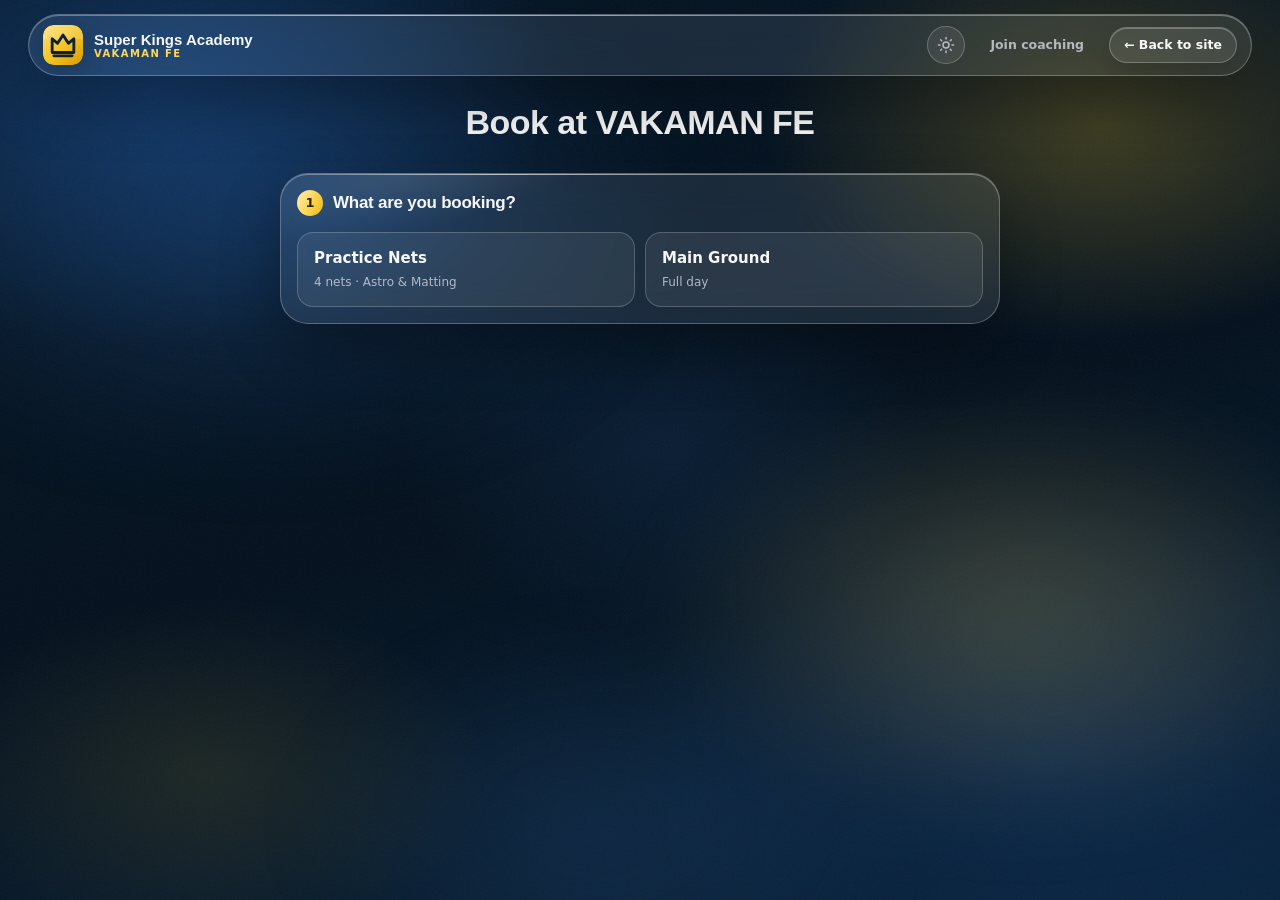
<file: booking.html>
<!doctype html>
<html lang="en" data-theme="dark">
<head>
<meta charset="utf-8" />
<meta name="viewport" content="width=device-width,initial-scale=1,viewport-fit=cover" />
<title>Book a net · Super Kings Academy</title>
<link rel="icon" href="assets/img/favicon.svg" type="image/svg+xml" />
<link rel="icon" href="assets/img/favicon-32.png" sizes="32x32" type="image/png" />
<link rel="alternate icon" href="favicon.ico" sizes="32x32 16x16" />
<link rel="apple-touch-icon" href="assets/img/apple-touch-icon.png" />
<meta name="description" content="Book an astro or matting practice net by the hour, or enquire about the main ground, at Super Kings Academy, VAKAMAN FE, Coimbatore. Live availability." />
<script>
  /* blocking: applies the persisted theme before first paint, else the
     page renders dark and flashes. Raw string, not JSON. */
  try { document.documentElement.dataset.theme = localStorage.getItem("ska-theme") || "dark"; } catch (e) {}
  document.documentElement.className += " lt-js";
</script>
<link rel="stylesheet" href="assets/css/glass.css?v=35" />
<style>
  /* Page-local LAYOUT only. Glass, buttons, fields, pills, .slot,
     .form-msg and .lt-empty all come from glass.css. */
  .bk-wrap { max-width: 720px; margin: 0 auto; width: 100%; }

  .bk-head { text-align: center; }
  .bk-head h1 { font-size: clamp(24px, 4vw, 34px); font-weight: 800; }
  .bk-head p { color: var(--ink-mid); margin-top: 6px; font-size: 14px; }

  /* One step per decision, revealed by dropping [hidden]. The !important
     is load-bearing: glass.css gives .pill display:inline-flex, and a
     class rule beats the browser's own [hidden]{display:none} — so the
     hour counter renders as a permanent empty gold pill without this. */
  [hidden] { display: none !important; }
  .steps { display: flex; flex-direction: column; gap: var(--gap-3); }
  .step:not([hidden]) { animation: lt-step-in .4s var(--ease-spring) both; }
  @media (prefers-reduced-motion: reduce) { .step:not([hidden]) { animation: none; } }

  .step-h { display: flex; align-items: center; gap: 10px; margin-bottom: var(--gap-3); }
  .step-h .n {
    width: 26px; height: 26px; flex: none; border-radius: 50%; display: grid; place-items: center;
    font-size: 13px; font-weight: 800; color: #231d00; background: var(--gold-grad);
  }
  .step-h h2 { font-size: 17px; font-weight: 700; }

  .fac-pick { display: grid; grid-template-columns: 1fr 1fr; gap: 10px; }
  @media (max-width: 520px) { .fac-pick { grid-template-columns: 1fr; } }
  .fac-card {
    display: flex; flex-direction: column; justify-content: center; gap: 3px;
    min-height: 56px; padding: 14px 16px; text-align: left; font: inherit; cursor: pointer;
    color: var(--ink-hi); background: var(--tile-bg);
    border: 1px solid var(--tile-border); border-radius: var(--r-md);
    transition: border-color .2s ease, background .2s ease;
  }
  .fac-card:hover { border-color: var(--input-border-hover); }
  .fac-card .fc-name { font-weight: 800; font-size: 15px; }
  .fac-card .fc-sub { font-size: 12px; color: var(--ink-mid); }
  /* The rate keeps its row whether or not a figure arrived, so the card
     does not jump when the server answers — and stays EMPTY when it does
     not, because a guessed price is the one thing worse than no price. */
  .fac-card .fc-rate {
    min-height: 17px; margin-top: 2px;
    font-size: 13px; font-weight: 750; color: var(--tx-gold);
    font-variant-numeric: tabular-nums;
  }
  .fac-card.active { border-color: var(--gold-400); background: rgba(247, 203, 21, .1); }
  .fac-card.active .fc-name { color: var(--tx-gold); }

  /* ---------- The day strip ----------
     A native <input type="date"> renders as an OS control that matches
     nothing else on the page, and on Android it is a modal calendar for a
     decision that is nearly always "today or the next few days". This is
     the pattern every Indian booking app uses instead. The native input
     is still here, one tap away, because request_booking accepts +90 days
     and fourteen chips cannot reach that. */
  .day-strip {
    position: relative;              /* offsetParent for the centring maths */
    display: flex; gap: 8px;
    overflow-x: auto; overflow-y: hidden;
    -webkit-overflow-scrolling: touch;      /* momentum on iOS */
    overscroll-behavior-x: contain;         /* no page-back gesture on the strip */
    scroll-snap-type: x mandatory;
    scroll-padding-left: 2px;
    padding: 2px 2px 10px;
    scrollbar-width: thin;
  }
  .day-strip::-webkit-scrollbar { height: 6px; }
  .day-strip::-webkit-scrollbar-thumb { background: var(--scroll-thumb); border-radius: var(--r-pill); }
  .day-strip::-webkit-scrollbar-track { background: transparent; }

  .day-chip {
    scroll-snap-align: start;
    flex: 0 0 auto; min-width: 64px; min-height: 68px;   /* ≥44px tap target */
    display: flex; flex-direction: column; align-items: center; justify-content: center; gap: 1px;
    padding: 9px 10px; border-radius: var(--r-sm);
    border: 1px solid var(--tile-border); background: var(--tile-bg);
    color: var(--ink-mid); font: inherit; cursor: pointer;
    transition: border-color .2s ease, background .2s ease, transform .2s var(--ease-spring);
  }
  .day-chip:hover { border-color: var(--input-border-hover); color: var(--ink-hi); }
  .day-chip:active { transform: scale(.96); }

  /* ---------- a day that is already sold ----------
     Three signals, because one is never enough:
       · the number is struck through — the shape reads as "not this one"
         before any colour is processed, and it survives colour blindness
         and a phone in bright sun;
       · the chip recedes (dimmer, flatter, dashed edge) so the free days
         are what the eye lands on;
       · a red dot, for the reader who is scanning for a status.
     The aria-label carries "already booked" too, so it is not a purely
     visual fact.

     Still clickable: tapping shows the sentence telling them what to do,
     which a disabled chip cannot. */
  .day-chip.sold { border-style: dashed; opacity: .62; }
  .day-chip.sold .dc-num { text-decoration: line-through;
                           text-decoration-thickness: 2px;
                           text-decoration-color: var(--tx-red); }
  .day-chip.sold::after {
    content: ""; position: absolute; top: 7px; right: 7px;
    width: 6px; height: 6px; border-radius: 50%; background: var(--tx-red);
  }
  .day-chip { position: relative; }
  /* Selected AND sold: keep the selection obvious, keep the strike. The
     chosen day must never look free just because it is chosen. */
  .day-chip.sold.on { opacity: 1; border-style: solid; }
  .day-chip .dc-top { font-size: 11px; font-weight: 700; white-space: nowrap; line-height: 1.2; }
  .day-chip .dc-top.wd { font-size: 10.5px; letter-spacing: .05em; text-transform: uppercase; }
  .day-chip .dc-num {
    font-size: 19px; font-weight: 800; line-height: 1.15; color: var(--ink-hi);
    font-variant-numeric: tabular-nums;
  }
  /* A block with a min-height holds its row even when the month is blank,
     so only the chips where the month CHANGES print one and every chip is
     still the same height. */
  .day-chip .dc-mon { display: block; min-height: 13px; line-height: 13px; font-size: 10.5px; color: var(--ink-low); }
  .day-chip.on {
    border-color: transparent; background: var(--gold-grad); color: #231d00;
    box-shadow: 0 8px 20px rgba(242, 194, 32, .28);
  }
  .day-chip.on .dc-num, .day-chip.on .dc-mon { color: #231d00; }
  .day-chip:focus-visible { outline: 2px solid var(--tx-optic); outline-offset: 2px; }
  @media (prefers-reduced-motion: reduce) { .day-chip { transition: none; } }

  .day-sel { margin-top: 2px; font-size: 12.5px; color: var(--ink-mid); }
  #refreshBtn { min-height: 44px; }

  /* slot sub-labels. .slot itself is a design-system component. */
  .sl-full { color: var(--tx-red); font-weight: 700; }
  .sl-left { color: var(--tx-optic); font-weight: 700; }

  /* anything replacing or following the hour tiles spans the whole grid */
  .slot-grid .lt-empty, .grid-dead { grid-column: 1 / -1; }
  .grid-dead {
    display: flex; align-items: center; justify-content: center; gap: 12px; flex-wrap: wrap;
    text-align: center; padding: 4px 0 2px; font-size: 13px; color: var(--ink-low);
  }

  .bk-form { display: flex; flex-direction: column; gap: var(--gap-3); }

  .done-card { text-align: center; padding: clamp(30px, 6vh, 52px) var(--gap-4); display: none; }
  .done-card.show { display: block; animation: lt-step-in .5s var(--ease-spring) both; }
  .done-card .big-check {
    width: 66px; height: 66px; margin: 0 auto var(--gap-3); border-radius: 50%;
    display: grid; place-items: center; background: rgba(52, 211, 153, .15);
    border: 1.5px solid rgba(52, 211, 153, .5); color: var(--tx-green);
  }
  .done-card .big-check svg { width: 30px; height: 30px; }
  .done-lines { display: flex; flex-direction: column; gap: 6px; max-width: 320px; margin: var(--gap-3) auto 0; }
  .done-lines .dl {
    display: flex; justify-content: space-between; gap: 12px; padding: 9px 14px;
    border-radius: var(--r-sm); border: 1px solid var(--tile-border); background: var(--tile-bg);
    font-size: 13px; color: var(--ink-mid);
  }
  .done-lines .dl b { color: var(--ink-hi); font-weight: 700; font-variant-numeric: tabular-nums; }

  /* ---------- another date, always open ----------
     Not behind a toggle: a customer looking three weeks ahead should not
     have to find a button first. */
  .other-date { border-top: 1px solid var(--line); padding-top: var(--gap-3); }
  .od-lab { display: block; font-size: 12px; font-weight: 650; color: var(--ink-low);
            text-transform: uppercase; letter-spacing: .06em; margin-bottom: 8px; }
  .od-row { display: grid; grid-template-columns: 1.5fr 1fr; gap: 8px; max-width: 320px; }
  .od-row select { width: 100%; min-width: 0; }

  /* ---------- how many nets ---------- */
  .qty-wrap { border-top: 1px solid var(--line); padding-top: var(--gap-3); }
  .qty-lab { display: block; font-size: 12px; font-weight: 650; color: var(--ink-low);
             text-transform: uppercase; letter-spacing: .06em; margin-bottom: 8px; }
  .qty-row { display: flex; gap: 8px; flex-wrap: wrap; }
  .qty-chip {
    min-width: 46px; height: 42px; padding: 0 14px;
    border-radius: var(--r-md); border: 1px solid var(--tile-border);
    background: var(--tile-bg); color: var(--ink-mid);
    font-weight: 750; font-size: 15px; cursor: pointer;
    transition: transform .12s var(--ease-spring), border-color .18s, background .18s, color .18s;
  }
  .qty-chip:hover { border-color: var(--input-border-hover); color: var(--ink-hi); }
  .qty-chip:active { transform: scale(.96); }
  .qty-chip.on { background: var(--gold-grad); border-color: transparent; color: #231d00; }
  .qty-chip:focus-visible { outline: 2px solid var(--tx-optic); outline-offset: 2px; }

  /* ---------- reaching the academy when the ground is gone ---------- */
  .reach-row { display: flex; gap: 8px; flex-wrap: wrap; margin-top: 12px; }

  /* ---------- The quote, shown before the Book button ----------
     Sits directly above the action it prices, so the figure and the
     commitment are read in one glance rather than one screen apart. */
  .quote {
    margin: var(--gap-3) 0 var(--gap-2);
    padding: 13px 15px;
    border-radius: var(--r-md);
    border: 1px solid var(--tile-border);
    background: var(--tile-bg);
  }
  .q-row { display: flex; align-items: baseline; justify-content: space-between; gap: 12px; }
  .q-lab { font-size: 13px; color: var(--ink-mid); }
  .q-amt {
    font-size: 24px; font-weight: 800; color: var(--ink-hi);
    /* tabular so the figure does not jump sideways as it re-quotes */
    font-variant-numeric: tabular-nums; letter-spacing: -0.02em;
  }
  .q-note { margin-top: 6px; font-size: 11.5px; line-height: 1.45; color: var(--ink-low); }
  @media (max-width: 420px) { .q-amt { font-size: 21px; } }

  /* ---------- Pay by UPI, on the success card ----------
     Below the confirmation line, never above it: the academy still has to
     confirm the slot, and that has to be the first thing read. */
  .pay {
    margin: var(--gap-4) auto 0; max-width: 340px; text-align: center;
    padding: var(--gap-3); border-radius: var(--r-md);
    border: 1px solid var(--tile-border); background: var(--tile-bg);
  }
  .pay-lab { font-size: 11px; font-weight: 700; letter-spacing: .08em; text-transform: uppercase; color: var(--ink-low); }
  .pay-amt {
    font-size: 28px; font-weight: 800; color: var(--ink-hi);
    font-variant-numeric: tabular-nums; letter-spacing: -.02em; margin: 2px 0 var(--gap-3);
  }
  .pay-vpa { display: flex; align-items: center; justify-content: center; gap: 8px; flex-wrap: wrap; margin-top: var(--gap-2); }
  .pay-vpa code {
    user-select: all; -webkit-user-select: all;
    display: inline-flex; align-items: center; min-height: 34px; padding: 7px 11px;
    font-family: ui-monospace, SFMono-Regular, Menlo, monospace; font-size: 12.5px;
    border-radius: var(--r-sm); border: 1px dashed var(--tile-border);
    background: var(--input-bg); color: var(--ink-hi); word-break: break-all;
  }
  #payCopy { min-height: 38px; }
  .pay-note { margin-top: var(--gap-2); font-size: 11.5px; line-height: 1.5; color: var(--ink-low); }
</style>
</head>
<body>
  <div class="lt-bg" aria-hidden="true"></div>

  <!-- PUBLIC page: no LT.managerShell(). The staff tabs, the sign-out
       button and the sample-data banner do not belong in front of a
       customer. public_slots, public_quote, request_booking and
       submit_application are genuinely anon-executable, so this page
       works in DEV exactly as it will at go-live. -->
  <nav class="lt-nav glass">
    <a class="nav-brand" href="index.html">
      <span class="mark" data-logo="40"></span>
      <span class="t"><strong>Super Kings Academy</strong><span>VAKAMAN FE</span></span>
    </a>
    <div class="nav-actions">
      <button type="button" class="theme-toggle"></button>
      <a class="btn btn-ghost btn-sm hide-mobile" href="admission.html">Join coaching</a>
      <a class="btn btn-glass btn-sm" href="index.html">← Back to site</a>
    </div>
  </nav>

  <main class="lt-main lt-page">
    <div class="bk-wrap">
      <div class="bk-head" id="bkHead">
        <h1>Book at VAKAMAN FE</h1>
      </div>

      <div class="steps mt-4" id="bkSteps">
        <!-- 1 · what -->
        <section class="glass glass-card tight step" id="step1">
          <div class="step-h"><span class="n">1</span><h2>What are you booking?</h2></div>
          <div class="fac-pick" id="facPick" role="group" aria-label="Choose a facility">
            <button type="button" class="fac-card" data-f="nets" aria-pressed="false">
              <span class="fc-name">Practice Nets</span>
              <span class="fc-sub">4 nets · Astro &amp; Matting</span>
            </button>
            <button type="button" class="fac-card" data-f="ground" aria-pressed="false">
              <span class="fc-name">Main Ground</span>
              <span class="fc-sub">Full day</span>
            </button>
          </div>
        </section>

        <!-- 2 · when -->
        <section class="glass glass-card tight step" id="step2" hidden>
          <div class="step-h">
            <span class="n">2</span><h2>Which day?</h2>
          </div>
          <div class="day-strip" id="dayStrip" role="radiogroup" aria-label="Choose a day"></div>
          <div class="day-sel" id="daySel"></div>
          <!-- ---------- any other date ----------
               ALWAYS OPEN, never behind a button. It used to be a toggle in
               the step header: a customer looking for a date three weeks out
               had to notice a small ghost button, press it, and only then
               reach a control — three actions to answer one question.

               Month and day dropdowns rather than a date input, because a
               native picker on a laptop invites typing and accepts anything,
               and on a phone it opens a calendar the customer then has to
               page through. The month list only offers the months the
               academy will actually take a booking in. -->
          <div class="other-date mt-3">
            <span class="od-lab">Or another date</span>
            <div class="od-row">
              <select id="bkMonth" aria-label="Month"></select>
              <select id="bkDay" aria-label="Day"></select>
            </div>
            <input type="hidden" id="bkDate" />
          </div>
          <div class="mt-3" id="groundState" hidden></div>
        </section>

        <!-- 3 · surface (nets only) -->
        <section class="glass glass-card tight step" id="step3" hidden>
          <div class="step-h"><span class="n">3</span><h2>Which surface?</h2></div>
          <!-- Astro and Matting are SEPARATE facilities in the database as of
               2026-08-18c, because they are priced apart. The two figures
               below are read from public_quote() for the chosen day; this
               page holds neither of them. -->
          <!-- ---------- a count per surface ----------
               NOT a single choice any more. The two surfaces are priced
               apart and booked apart, and a customer wanting one of each
               was being asked to come back and do the whole thing twice.
               Each row carries its own 0..n, built from the academy's own
               court count so it can never offer a third net where there
               are two. Zero on both is simply "nothing chosen yet". -->
          <div class="surf-list" id="surfPick"></div>
        </section>

        <!-- 4 · hours (nets only — the ground is never hourly) -->
        <section class="glass glass-card tight step" id="step4" hidden>
          <div class="step-h">
            <span class="n">4</span><h2>Which hours?</h2>
            <span class="grow"></span>
            <span class="pill gold" id="selCount" hidden></span>
            <button type="button" class="btn btn-ghost btn-sm" id="refreshBtn" aria-label="Check availability again">
              <svg viewBox="0 0 24 24" fill="none" stroke="currentColor" stroke-width="2" stroke-linecap="round" stroke-linejoin="round"><path d="M21 12a9 9 0 1 1-2.6-6.4M21 3v6h-6"/></svg>
            </button>
          </div>
          <!-- ONE GRID PER SURFACE, built in script. A single shared grid
               could only offer hours where EVERY surface asked for had room,
               so an astro net free at 5pm went unbookable because matting
               was full at 5pm — and a customer happy to take astro at 5 and
               matting at 6 was told the evening was gone. Each surface now
               answers for itself. -->
          <div id="slotGrid"></div>
        </section>

        <!-- 5 · who, and send -->
        <section class="glass glass-card tight step" id="step5" hidden>
          <!-- the number is set in script: the ground has no surface and no
               hours step, so this is its step 3, not a 5 with gaps above it -->
          <div class="step-h"><span class="n" id="detailsNum">5</span><h2>Your details</h2></div>
          <form class="bk-form" id="bkForm" novalidate>
            <!-- NEVER prefill anything here. This repo is public and served
                 as a static site, so a value= attribute is published the
                 moment it is committed and stays in git history after it is
                 removed. These are also a customer's name and number, so
                 the page does not remember them between visits either. -->
            <label class="field">
              <span>Your name</span>
              <input type="text" id="bkName" name="name" autocomplete="name" autocapitalize="words" required />
            </label>
            <label class="field">
              <span>Mobile number</span>
              <input type="tel" id="bkPhone" name="phone" autocomplete="tel" inputmode="numeric"
                     data-digits="10" placeholder="10-digit mobile" required />
            </label>
            <!-- ---------- the student rate ----------
                 A CLAIM, not a price. The server matches this number against
                 the academy's own roll and discounts only a match, so ticking
                 it on a number nobody recognises changes nothing — and the
                 confirmation says which happened rather than quietly charging
                 full price. Hidden for the ground: a full-day hire is a
                 different sale. -->
            <label class="choice" id="studentField" hidden>
              <input type="checkbox" id="bkStudent" />
              <span class="dot"></span>
              <span>I am an SKA student (or a parent of one)</span>
            </label>
            <!-- What it costs, BEFORE committing. Filled by public_quote(),
                 which works the figure out in Postgres — this page never
                 multiplies hours by a rate and never holds one. -->
            <div class="quote" id="bkQuote" aria-live="polite" hidden>
              <div class="q-row">
                <span class="q-lab" id="bkQuoteLab">Total</span>
                <span class="q-amt" id="bkQuoteAmt">—</span>
              </div>
              <div class="q-note" id="bkQuoteNote"></div>
            </div>
            <div class="form-msg" id="bkMsg" role="status" aria-live="polite" style="min-height:0;"></div>
            <button type="submit" class="btn btn-primary btn-block btn-lg" id="bkSubmit" disabled>Book</button>
          </form>
        </section>
      </div>

      <!-- success -->
      <div class="glass done-card" id="doneCard">
        <div class="big-check"><svg viewBox="0 0 24 24" fill="none" stroke="currentColor" stroke-width="2.5" stroke-linecap="round" stroke-linejoin="round"><path d="M20 6 9 17l-5-5"/></svg></div>
        <h2 id="doneTitle">Request received</h2>
        <p class="muted mt-2" id="doneDetail"></p>
        <div class="done-lines" id="doneLines"></div>
        <p class="faint mt-3" id="doneHonest" style="font-size:13px;line-height:1.55;"></p>

        <!-- Optional payment, revealed only when the SERVER supplies both a
             collection handle and a figure. There is no fallback UPI id in
             this file, by design — see loadPayment(). -->
        <div class="pay" id="payBlock" hidden>
          <div class="pay-lab">Amount due</div>
          <div class="pay-amt" id="payAmt">—</div>
          <a class="btn btn-primary btn-block btn-lg" id="payBtn" href="#" rel="noopener">Pay by UPI</a>
          <div class="pay-vpa">
            <code id="payVpa"></code>
            <button type="button" class="btn btn-glass btn-sm" id="payCopy">Copy</button>
          </div>
          <p class="pay-note" id="payNote"></p>

          <!-- ---------- coming back from the UPI app ----------
               A upi:// link has no callback: the customer pays in GPay and
               returns to a page that has learned nothing. Leaving the "Pay"
               button sitting there reads as a failed payment, so the page
               asks the one question it cannot answer for itself.

               "Yes" records a CLAIM, never a payment — the academy still
               has to see the money. -->
          <div class="pay-back" id="payBack" hidden>
            <p class="pb-q" id="pbQ">Did the payment go through?</p>
            <div class="pb-acts">
              <button type="button" class="btn btn-primary btn-sm" id="pbYes">Yes, I have paid</button>
              <button type="button" class="btn btn-glass btn-sm" id="pbNo">Not yet</button>
            </div>
            <!-- A SCREENSHOT, not a typed reference. Reading a twelve-digit
                 UTR off one app and typing it into another is a task most
                 people abandon, and a mistyped one is worse than none — the
                 desk then hunts for a number that never existed. Everyone
                 already knows how to send a screenshot. -->
            <div class="pb-proof" id="pbProof" hidden>
              <label class="doc-pick" id="pbPick">
                <input type="file" id="pbFile" accept="image/*,application/pdf" capture="environment" />
                <span id="pbPickLbl">Send the payment screenshot</span>
              </label>
              <div class="pb-thumb" id="pbThumb" hidden>
                <img id="pbImg" alt="" />
                <span id="pbState">Sent</span>
              </div>
              <div class="doc-err" id="pbErr"></div>
            </div>
          </div>
        </div>

        <div class="mt-4 flex" style="justify-content:center; flex-wrap:wrap;">
          <button type="button" class="btn btn-primary" id="againBtn">Book again</button>
          <a class="btn btn-glass" href="index.html">Back to home</a>
        </div>
      </div>
    </div>
  </main>

  <script src="assets/js/core.js?v=35"></script>
  <script src="assets/js/cloud.js?v=35"></script>
  <!-- dev-data.js loads for shell consistency and is DELIBERATELY NOT USED
       here. Sample rows behind the striped banner are a preview on a staff
       screen; on a public page they would be a customer shown invented
       availability with no way to tell. A failed read says "could not
       load" instead — an empty academy and a broken one must not look
       alike. -->
  <script src="assets/js/dev-data.js?v=35"></script>
  <script>
    /* page script last. core.js MUST NOT be in <head> — its ink-filter
       IIFE returns early if document.body is missing and never retries. */
    (function () {
      "use strict";

      /* ---------- reaching the academy ----------
         The number is in the page because the page is public and anonymous:
         tenants.config is not readable without a session, and a business
         phone number on a business website is public information. It also
         lives in config.contact.phone for the staff tools. Ten digits
         stored, formatted for reading here. */
      var ACADEMY_PHONE = "9843023911";
      function prettyPhone() {
        return "+91 " + ACADEMY_PHONE.slice(0, 5) + " " + ACADEMY_PHONE.slice(5);
      }
      function waLink(text) {
        return "https://wa.me/91" + ACADEMY_PHONE + (text ? "?text=" + encodeURIComponent(text) : "");
      }

      /* WHAT AN ANONYMOUS VISITOR MAY ACTUALLY DO
         · availability → public_slots (no name, phone or amount in the view)
         · a price      → public_quote(), which computes in Postgres. This
                          page holds NO rate and does NO arithmetic on one.
         · the nets     → request_booking(), which writes a PENDING row with
                          no court for staff to confirm
         · the ground   → NOT request_booking. It raises 'invalid hour'
                          outside 6..22 and a full day is hour 0. So the
                          ground is an ENQUIRY via submit_application() and
                          is labelled as one. When the platform grows a
                          full-day-aware anon entry point, only
                          submitGround() changes.

         FACILITY CODES, as of migration 2026-08-18c. 'nets' IS NO LONGER A
         FACILITY — slot_price('ska','nets',…) raises 'unknown sport'. The
         four nets are two facilities because they are priced apart:
             astro    A1 A2      matting  M1 M2      ground  G1
         NETS below is a TRACK through this page, not a sport, and is never
         sent to the database. `sport` is what goes over the wire. */
      var NETS = "nets";                       // UI track only. Never sent.
      var GROUND = "ground";
      var SURFACES = ["astro", "matting"];
      var SURFACE_NAME = { astro: "astro nets", matting: "matting nets" };

      /* request_booking's own window, mirrored only to draw the grid; the
         server re-checks it and its answer wins. */
      var HOUR_FROM = 6, HOUR_TO = 22;
      /* Facility counts, read from the tenant row so the app and the
         database cannot disagree. Fallbacks only. Never money. */
      var COURTS_FALLBACK = { astro: 2, matting: 2, ground: 1 };

      /* Fourteen chips. request_booking accepts +90, which is what the
         "Other date" input is for — the strip is the common case, not the
         whole capability. */
      var STRIP_DAYS = 14;
      /* Availability for every chip on the strip, not just the chosen day.
         null until the range read lands, and null forever if it fails —
         "unknown" is a state the chips must render honestly rather than
         guessing at. */
      var stripSlots = null;
      var DAY_SHORT = ["Sun", "Mon", "Tue", "Wed", "Thu", "Fri", "Sat"];
      var MON_SHORT = ["Jan", "Feb", "Mar", "Apr", "May", "Jun", "Jul", "Aug", "Sep", "Oct", "Nov", "Dec"];

      var el = {
        head:    LT.$("#bkHead"),
        steps:   LT.$("#bkSteps"),
        s2:      LT.$("#step2"),
        s3:      LT.$("#step3"),
        s4:      LT.$("#step4"),
        s5:      LT.$("#step5"),
        facPick: LT.$("#facPick"),
        surfPick:LT.$("#surfPick"),
        strip:   LT.$("#dayStrip"),
        daySel:  LT.$("#daySel"),
        month:   LT.$("#bkMonth"),
        day:     LT.$("#bkDay"),
        student: LT.$("#bkStudent"),
        studentField: LT.$("#studentField"),
        date:    LT.$("#bkDate"),
        ground:  LT.$("#groundState"),
        grid:    LT.$("#slotGrid"),
        selCount:LT.$("#selCount"),
        detailsNum: LT.$("#detailsNum"),
        refresh: LT.$("#refreshBtn"),
        form:    LT.$("#bkForm"),
        name:    LT.$("#bkName"),
        phone:   LT.$("#bkPhone"),
        msg:     LT.$("#bkMsg"),
        submit:  LT.$("#bkSubmit"),
        quote:     LT.$("#bkQuote"),
        quoteLab:  LT.$("#bkQuoteLab"),
        quoteAmt:  LT.$("#bkQuoteAmt"),
        quoteNote: LT.$("#bkQuoteNote"),
        done:      LT.$("#doneCard"),
        doneTitle: LT.$("#doneTitle"),
        doneDetail:LT.$("#doneDetail"),
        doneLines: LT.$("#doneLines"),
        doneHonest:LT.$("#doneHonest"),
        pay:       LT.$("#payBlock"),
        payAmt:    LT.$("#payAmt"),
        payBtn:    LT.$("#payBtn"),
        payBack:   LT.$("#payBack"),
        pbQ:       LT.$("#pbQ"),
        pbYes:     LT.$("#pbYes"),
        pbNo:      LT.$("#pbNo"),
        pbProof:   LT.$("#pbProof"),
        pbPick:    LT.$("#pbPick"),
        pbPickLbl: LT.$("#pbPickLbl"),
        pbFile:    LT.$("#pbFile"),
        pbThumb:   LT.$("#pbThumb"),
        pbImg:     LT.$("#pbImg"),
        pbState:   LT.$("#pbState"),
        pbErr:     LT.$("#pbErr"),
        payVpa:    LT.$("#payVpa"),
        payCopy:   LT.$("#payCopy"),
        payNote:   LT.$("#payNote"),
        again:     LT.$("#againBtn")
      };

      /* `slots` stays null when a read fails, which keeps "we do not know"
         distinct from "nothing is booked". Nothing renders off a null. */
      var track = "";        // "" | NETS | GROUND — which path through the page
      var sport = "";        // "" | astro | matting | ground — the DB facility
      /* Hours are per surface, not shared. picked.astro and picked.matting
         are independent lists; a surface with none chosen is incomplete
         rather than empty. */
      var picked = { astro: [], matting: [] };

      function pickedHours(code) { return picked[code] || []; }
      function anyPicked() {
        return SURFACES.some(function (c) { return want[c] > 0 && pickedHours(c).length > 0; });
      }
      /* Every surface asked for must have at least one hour, or the request
         is half-answered and would book only part of what was chosen. */
      function incomplete() {
        return SURFACES.filter(function (c) { return want[c] > 0 && pickedHours(c).length === 0; });
      }
      function totalHours() {
        var all = {};
        SURFACES.forEach(function (c) {
          if (want[c] > 0) pickedHours(c).forEach(function (h) { all[h] = 1; });
        });
        return Object.keys(all).length;
      }
      var slots = null, slotsAt = 0, loadErr = null;
      var courts = { astro: COURTS_FALLBACK.astro, matting: COURTS_FALLBACK.matting, ground: COURTS_FALLBACK.ground };
      /* The per-hour figure for each surface, straight from public_quote().
         null means "not known", and a null renders as nothing at all. */
      var surfUnit = { astro: null, matting: null };
      var reqSeq = 0, rateSeq = 0, sending = false, lastOpen = false;

      function longDate(iso) { return iso ? LT.dayName(iso) + ", " + LT.shortDate(iso) : ""; }
      function plural(n, one, many) { return n === 1 ? one : many; }
      function say(t, bad) { el.msg.textContent = t || ""; el.msg.className = bad ? "form-msg error" : "form-msg"; }
      function reduceMotion() {
        try { return window.matchMedia("(prefers-reduced-motion: reduce)").matches; } catch (e) { return false; }
      }

      /* Every string below is one a real code path raises — request_booking
         (schema.sql:432), submit_application, public_quote, or cloud.js's
         rewrites. */
      function readable(m) {
        m = String(m || "");
        if (/no connection|failed to fetch|networkerror|load failed/i.test(m)) return "No connection — please try again.";
        if (/slot full|all courts taken|every court is booked|just been taken|duplicate key|unique_violation/i.test(m)) return "Those nets have just been taken — please pick another hour.";
        if (/too many pending requests/i.test(m)) return "This number already has requests waiting. The academy will call you.";
        if (/desk is catching up/i.test(m)) return "The desk is catching up on today's requests. Please try again later.";
        if (/too many requests/i.test(m)) return "We already have an enquiry from this number today.";
        if (/valid phone required/i.test(m)) return "Please enter a 10-digit mobile number.";
        if (/name required/i.test(m)) return "Please enter your name.";
        if (/date too far ahead|pick a date within/i.test(m)) return "Requests open up to 90 days ahead. Please pick an earlier date.";
        if (/date in the past/i.test(m)) return "That date has passed. Please pick today or later.";
        if (/invalid hour/i.test(m)) return "The nets are bookable between 6 AM and 11 PM.";
        if (/unknown sport|no rate configured|unknown academy/i.test(m)) return "That facility is not open for online requests yet.";
        if (/not authorised|permission denied|jwt/i.test(m)) return "Online requests are closed at the moment.";
        return m;
      }

      /* Coarse reason only — an event never carries a name, number or amount. */
      function classify(m) {
        m = String(m || "");
        if (/no connection|failed to fetch|networkerror|load failed/i.test(m)) return "network";
        if (/slot full|all courts taken|just been taken/i.test(m)) return "slot_full";
        if (/too many pending|too many requests|desk is catching up/i.test(m)) return "rate_limited";
        if (/valid phone required|name required/i.test(m)) return "bad_input";
        if (/date too far ahead|date in the past|invalid hour/i.test(m)) return "bad_slot";
        return "other";
      }

      /* ============================================================
         THE DAY STRIP
         ============================================================ */
      function buildStrip() {
        var now = new Date(), html = "", prevMon = -1;
        for (var i = 0; i < STRIP_DAYS; i++) {
          /* Built from y/m/d + i so month and year roll over correctly, and
             in LOCAL time — LT.isoDate exists because toISOString() reports
             yesterday before 05:30 IST. */
          var d = new Date(now.getFullYear(), now.getMonth(), now.getDate() + i);
          var iso = LT.isoDate(d);
          var wd = i > 1;
          var top = i === 0 ? "Today" : i === 1 ? "Tomorrow" : DAY_SHORT[d.getDay()];
          var mon = d.getMonth() !== prevMon ? MON_SHORT[d.getMonth()] : "";
          prevMon = d.getMonth();
          var label = (i === 0 ? "Today" : i === 1 ? "Tomorrow" : LT.dayName(iso)) + ", " + LT.shortDate(iso);
          html +=
            '<button type="button" role="radio" class="day-chip" data-d="' + LT.esc(iso) + '"' +
            ' aria-checked="false" tabindex="-1" aria-label="' + LT.esc(label) + '">' +
            '<span class="dc-top' + (wd ? " wd" : "") + '">' + LT.esc(top) + "</span>" +
            '<span class="dc-num">' + LT.esc(String(d.getDate())) + "</span>" +
            '<span class="dc-mon">' + LT.esc(mon) + "</span></button>";
        }
        el.strip.innerHTML = html;
      }

      /* Paints the strip from el.date.value — which stays the single source
         of truth for the chosen date, so the chips and the native input can
         never disagree. Returns the checked chip, or null when the date is
         outside the fourteen (picked through "Other date"). */
      /* Is the GROUND sold on this date?

         Only the ground gets a verdict. A net day is "full" only if every
         hour on every court is taken, which is rare and expensive to be
         wrong about — a chip that says "sold" when two nets are free costs
         the academy a booking. The ground is a single all-day unit, so
         "taken" is a fact rather than an estimate, and it is the case that
         actually bites: one booking removes the whole day. */
      function groundSoldOn(iso) {
        if (!stripSlots) return null;                 // unknown, not free
        var n = 0;
        for (var i = 0; i < stripSlots.length; i++) {
          var r = stripSlots[i];
          if (r.sport === GROUND && String(r.date) === iso) n++;
        }
        return n >= courts.ground;
      }

      function paintStrip() {
        var cur = el.date.value, found = null;
        LT.$$(".day-chip", el.strip).forEach(function (c) {
          var iso = c.getAttribute("data-d");
          var on = iso === cur;
          c.classList.toggle("on", on);
          c.setAttribute("aria-checked", on ? "true" : "false");

          /* Sold days are marked only on the GROUND track — on the nets
             track the same day may have plenty free, and carrying a mark
             across would be a lie. Left CLICKABLE on purpose: tapping shows
             the sentence explaining what to do, which a disabled chip
             cannot. */
          var sold = (track === GROUND) && groundSoldOn(iso) === true;
          c.classList.toggle("sold", sold);
          var base = c.getAttribute("data-label") || c.getAttribute("aria-label") || "";
          if (!c.getAttribute("data-label")) c.setAttribute("data-label", base);
          c.setAttribute("aria-label", sold ? base + " — already booked" : base);
          /* Roving tabindex: one stop for the whole group, as a radiogroup
             should be — seventeen tab stops would be worse than the OS
             control this replaced. */
          c.tabIndex = on ? 0 : -1;
          if (on) found = c;
        });
        if (!found && el.strip.firstElementChild) el.strip.firstElementChild.tabIndex = 0;
        el.daySel.textContent = cur ? longDate(cur) : "";
        return found;
      }

      function centreChip(chip, smooth) {
        if (!chip || !el.strip) return;
        /* .day-strip is position:relative, so offsetLeft is measured from
           the strip itself rather than from whatever is positioned above it. */
        var target = chip.offsetLeft - (el.strip.clientWidth - chip.offsetWidth) / 2;
        if (target < 0) target = 0;
        if (smooth && !reduceMotion() && "scrollBehavior" in document.documentElement.style) {
          el.strip.scrollTo({ left: target, behavior: "smooth" });
        } else {
          el.strip.scrollLeft = target;
        }
      }

      /* ---------- how many of each surface ----------
         `sport` still means "the one facility" on the GROUND track. On the
         nets track there is no single answer any more: want.astro and
         want.matting are counts, either of which may be zero. */
      var want = { astro: 0, matting: 0 };

      function chosen() {
        return SURFACES.filter(function (c) { return want[c] > 0; });
      }
      function totalNets() {
        return SURFACES.reduce(function (n, c) { return n + want[c]; }, 0);
      }
      function freeAt(code, hour) {
        return (courts[code] || 0) - takenAt(code, hour);
      }
      /* PER SURFACE. There is no shared verdict any more: astro being full
         at 5pm says nothing about matting at 5pm, and pretending otherwise
         is what made half the evening unbookable. */
      function hourOk(code, hour) {
        return want[code] > 0 && freeAt(code, hour) >= want[code];
      }

      /* THE one place the date changes. Everything downstream of a date —
         availability, the two surface rates, the quote — is re-read here,
         so a slot taken five minutes ago cannot still show free and a rate
         is never carried across from another day. */
      function commitDate(iso) {
        if (!iso) return;
        var changed = iso !== el.date.value;
        el.date.value = iso;
        centreChip(paintStrip(), true);
        if (!changed) return;
        picked = { astro: [], matting: [] };    // a new day answers nothing
        say("");
        loadAvailability();
        loadSurfaceRates();
      }

      el.strip.addEventListener("click", function (e) {
        var c = e.target.closest ? e.target.closest(".day-chip") : null;
        if (c) commitDate(c.getAttribute("data-d"));
      });

      /* A real radiogroup: left/right move the selection AND the focus, and
         Home/End jump to the ends. Space and Enter come free — these are
         <button>s, so the click handler above already answers them. */
      el.strip.addEventListener("keydown", function (e) {
        var chips = LT.$$(".day-chip", el.strip);
        if (!chips.length) return;
        var i = chips.indexOf(document.activeElement);
        if (i === -1) { for (var j = 0; j < chips.length; j++) if (chips[j].classList.contains("on")) { i = j; break; } }
        if (i === -1) i = 0;

        var next;
        if (e.key === "ArrowRight" || e.key === "ArrowDown") next = i + 1;
        else if (e.key === "ArrowLeft" || e.key === "ArrowUp") next = i - 1;
        else if (e.key === "Home") next = 0;
        else if (e.key === "End") next = chips.length - 1;
        else return;

        e.preventDefault();
        if (next < 0) next = 0;
        if (next > chips.length - 1) next = chips.length - 1;
        /* preventScroll, then centre by hand: letting the browser scroll a
           focused chip into view also scrolls the PAGE, which throws the
           step out from under the reader's eye. */
        try { chips[next].focus({ preventScroll: true }); } catch (err) { chips[next].focus(); }
        commitDate(chips[next].getAttribute("data-d"));
      });

      /* ---------- the month / day pair ----------
         #bkDate is now a hidden field these two write into, so commitDate
         and everything downstream of it are untouched.

         Only the months the academy will actually take a booking in are
         offered — today's, and every month up to the ninety-day limit the
         server enforces — so an unbookable date cannot be assembled at all
         rather than being assembled and then refused. Day counts follow the
         chosen month, and days already past are dropped from the current
         one. */
      var MON_FULL = ["January","February","March","April","May","June",
                      "July","August","September","October","November","December"];

      function bkMonths() {
        var out = [], t = new Date(), last = new Date();
        last.setDate(last.getDate() + 90);
        var y = t.getFullYear(), m = t.getMonth();
        while (y < last.getFullYear() || (y === last.getFullYear() && m <= last.getMonth())) {
          out.push({ y: y, m: m, t: MON_FULL[m] + (y !== t.getFullYear() ? " " + y : "") });
          m++; if (m > 11) { m = 0; y++; }
        }
        return out;
      }

      function buildMonths() {
        el.month.innerHTML = '<option value="">Month</option>' +
          bkMonths().map(function (o) {
            return '<option value="' + o.y + "-" + o.m + '">' + LT.esc(o.t) + "</option>";
          }).join("");
      }

      function buildDays() {
        var v = el.month.value, keep = el.day.value;
        if (!v) { el.day.innerHTML = '<option value="">Day</option>'; el.day.disabled = true; return; }
        el.day.disabled = false;
        var parts = v.split("-"), y = Number(parts[0]), m = Number(parts[1]);
        var n = new Date(y, m + 1, 0).getDate();
        var now = new Date(), limit = new Date(); limit.setDate(limit.getDate() + 90);
        var html = '<option value="">Day</option>';
        for (var d = 1; d <= n; d++) {
          var cand = new Date(y, m, d);
          /* Nothing before today and nothing past the server's ninety-day
             bound: a date this page cannot book is a date it should not
             offer. */
          if (cand < new Date(now.getFullYear(), now.getMonth(), now.getDate())) continue;
          if (cand > limit) continue;
          html += '<option value="' + d + '">' + d + "</option>";
        }
        el.day.innerHTML = html;
        if (keep) el.day.value = keep;
      }

      function syncOtherDate() {
        var v = el.month.value, d = el.day.value;
        if (!v || !d) return;
        var parts = v.split("-");
        commitDate(LT.isoDate(new Date(Number(parts[0]), Number(parts[1]), Number(d))));
      }

      buildMonths();
      buildDays();
      el.month.addEventListener("change", function () { buildDays(); syncOtherDate(); });
      el.day.addEventListener("change", syncOtherDate);

      /* ============================================================
         AVAILABILITY
         Two reads fired together, not one after the other: a round trip is
         ~180 ms to Tokyo and the network is ~97% of it. Slots are required;
         the tenant read is optional and falls back.
         ============================================================ */
      function loadAvailability() {
        var date = el.date.value;
        if (!date) return;
        var seq = ++reqSeq;
        loadErr = null; slots = null;
        render();

        /* THE WHOLE FORTNIGHT, not just the chosen day.
           The strip previously knew nothing about availability, so a family
           learned a day was sold only by tapping it — and for the ground,
           which is sold whole days at a time, that is the single most
           useful thing a date picker could tell them. One extra read for
           fourteen days is cheaper than the tap-and-back-out it replaces:
           the flight to Tokyo is ~180ms and this rides alongside the reads
           already in flight. */
        var stripFrom = LT.isoDate(new Date());
        var stripTo = LT.isoDate(new Date(Date.now() + (STRIP_DAYS - 1) * 86400000));

        Promise.all([
          LT_CLOUD.publicSlots(date, date),
          LT_CLOUD.tenantConfig().catch(function () { return null; }),
          /* Never fatal: the strip falls back to plain chips, which is what
             it has always been. A failed range read must not take the
             booking form down with it. */
          LT_CLOUD.publicSlots(stripFrom, stripTo).catch(function () { return null; })
        ]).then(function (out) {
          if (seq !== reqSeq) return;
          var cfg = out[1] && out[1].config;
          if (cfg && cfg.courts) {
            /* astro / matting / ground — the codes migration 2026-08-18c
               writes. A missing key falls back rather than reading 0 nets. */
            ["astro", "matting", "ground"].forEach(function (k) {
              var n = Number(cfg.courts[k]);
              courts[k] = n > 0 ? n : COURTS_FALLBACK[k];
            });
          }
          slots = out[0] || [];
          stripSlots = out[2] || null;
          slotsAt = Date.now();
          renderSurfaces();
          render();
          /* The chips are painted on REVEAL, not on render — renderSteps()
             only calls paintStrip() when step 2 is freshly shown. So the
             sold marks never appeared: the availability lands long after
             the strip is already on screen. Repaint here, where the answer
             actually arrives. */
          paintStrip();
        }).catch(function (err) {
          if (seq !== reqSeq) return;
          slots = null; loadErr = err;
          render();
        });
      }

      /* public_slots already excludes cancelled rows, and a pending website
         request still holds the slot. Counting courts is not money.
         FILTERED BY FACILITY: public_slots returns every facility's rows, so
         an unfiltered count would tell an astro customer that a matting net
         is taken. */
      function takenAt(code, hour) {
        if (!slots) return 0;
        var n = 0;
        for (var i = 0; i < slots.length; i++) if (slots[i].sport === code && Number(slots[i].hour) === hour) n++;
        return n;
      }
      function groundTaken() {
        if (!slots) return 0;
        var n = 0;
        for (var i = 0; i < slots.length; i++) if (slots[i].sport === GROUND) n++;
        return n;
      }
      function groundOk() {
        if (loadErr) return true;      // could not check; an enquiry is still fine
        if (!slots) return false;      // still checking
        return groundTaken() < courts.ground;
      }

      /* ============================================================
         SURFACE CARDS
         The two figures on these cards come from public_quote(code, date,
         []) — with no hours the RPC returns the per-hour `unit` and a total
         of 0, which is exactly what "₹500 / hour" needs. There is no rate
         in this file to fall back to, deliberately: a card with no price is
         honest, a card with a stale one is not.
         ============================================================ */
      function loadSurfaceRates() {
        if (track !== NETS || !el.date.value) return;
        var mine = ++rateSeq, date = el.date.value;
        surfUnit = { astro: null, matting: null };
        renderSurfaces();
        /* Both fired together — see the round-trip note above. */
        SURFACES.forEach(function (code) {
          LT_CLOUD.publicQuote(code, date, []).then(function (q) {
            if (mine !== rateSeq) return;
            if (q && q.unit != null) surfUnit[code] = q.unit;
            renderSurfaces();
          }).catch(function () {
            if (mine !== rateSeq) return;
            renderSurfaces();          // stays blank. Never a guessed figure.
          });
        });
      }

      var SURF_LABEL = { astro: "Astro nets", matting: "Matting nets" };

      function renderSurfaces() {
        el.surfPick.innerHTML = SURFACES.map(function (code) {
          var max  = courts[code] || 0;
          var rate = surfUnit[code] == null ? "" : LT.fmtINR(surfUnit[code]) + " / hour";
          /* 1 and 2, no "None". Nothing is chosen until something is
             pressed, and pressing the chosen one again lets it go — a
             third button whose only job is to mean "no" is a button asking
             a question the empty state already answers. */
          var chips = "";
          for (var i = 1; i <= max; i++) {
            chips += '<button type="button" class="qty-chip' + (want[code] === i ? " on" : "") +
                     '" data-s="' + LT.esc(code) + '" data-q="' + i + '"' +
                     ' aria-pressed="' + (want[code] === i ? "true" : "false") + '"' +
                     ' aria-label="' + LT.esc(String(i) + " " + SURF_LABEL[code]) + '">' +
                     i + "</button>";
          }
          return '<div class="surf-row' + (want[code] > 0 ? " on" : "") + '">' +
            '<div class="sr-id">' +
              '<span class="sr-name">' + LT.esc(SURF_LABEL[code]) + "</span>" +
              '<span class="sr-sub">' + max + plural(max, " net", " nets") +
                (rate ? " · " + LT.esc(rate) : "") + "</span>" +
            "</div>" +
            '<div class="qty-row" role="group" aria-label="How many ' +
              LT.esc(SURF_LABEL[code]) + '">' + chips + "</div>" +
          "</div>";
        }).join("");
      }

      /* ---------- one grid per surface ---------- */
      function renderSlots() {
        if (loadErr) {
          /* A failed read says so and shows nothing else. Painting every
             hour as free would be inventing availability. */
          LT.fail(el.grid, loadErr);
          var d = document.createElement("div");
          d.className = "grid-dead";
          d.innerHTML = '<button type="button" class="btn btn-glass btn-sm" id="retryBtn">Try again</button>';
          el.grid.appendChild(d);
          var rb = LT.$("#retryBtn");
          if (rb) rb.addEventListener("click", loadAvailability);
          return;
        }
        if (!slots) { LT.skeleton(el.grid, 4); return; }

        var isToday = el.date.value === LT.today();
        var nowHour = new Date().getHours();
        var list = chosen();
        var deadAll = true;

        el.grid.innerHTML = list.map(function (code) {
          var mine = pickedHours(code), open = 0, tiles = "";

          for (var h = HOUR_FROM; h <= HOUR_TO; h++) {
            var past = isToday && h <= nowHour;
            var ok   = hourOk(code, h);
            if (!past && ok) open++;
            var sel  = mine.indexOf(h) !== -1;
            var left = freeAt(code, h);

            var sub;
            if (past)      sub = '<span class="faint">Passed</span>';
            else if (!ok)  sub = '<span class="sl-full">' +
                                 (left > 0 ? "Only " + left + " free" : "Full") + "</span>";
            else if (left === want[code]) sub = '<span class="sl-left">Last ' +
                                 (want[code] > 1 ? want[code] + " free" : "net free") + "</span>";
            else           sub = LT.esc(left + " free");

            tiles += '<button type="button" class="slot' + (sel ? " sel" : "") +
                     (past || !ok ? " taken" : "") + '" data-h="' + h +
                     '" data-s="' + LT.esc(code) + '"' + (past || !ok ? " disabled" : "") +
                     ' aria-pressed="' + (sel ? "true" : "false") + '">' +
                     '<span class="sl-time">' + LT.esc(LT.hourLabel(h)) + "</span>" +
                     '<span class="sl-rate">' + sub + "</span></button>";
          }
          if (open > 0) deadAll = false;

          /* Each surface says its own piece. "Every net is taken" under one
             heading when it is only true of one of them is the kind of
             sentence that sends a customer away for nothing. */
          var dead = open === 0
            ? '<div class="grid-dead"><span>' +
              (isToday && nowHour >= HOUR_TO
                ? "Today's last slot has started."
                : "No hour has " + want[code] + plural(want[code], " net", " nets") +
                  " free on the " + (SURFACE_NAME[code] || code) + ".") +
              "</span></div>"
            : "";

          return '<div class="surf-hours" data-for="' + LT.esc(code) + '">' +
            (list.length > 1
              ? '<div class="sh-head"><span class="sh-name">' + LT.esc(SURF_LABEL[code]) +
                " × " + want[code] + "</span>" +
                '<span class="sh-count">' + (mine.length
                  ? mine.length + plural(mine.length, " hour", " hours")
                  : "no hours yet") + "</span></div>"
              : "") +
            '<div class="slot-grid">' + tiles + "</div>" + dead +
          "</div>";
        }).join("");

        /* One way out, offered once, when NOTHING is free on any surface. */
        if (deadAll) {
          var note = document.createElement("div");
          note.className = "grid-dead";
          note.innerHTML = '<button type="button" class="btn btn-glass btn-sm" id="nextDayBtn">Try the next day</button>';
          el.grid.appendChild(note);
          var nd = LT.$("#nextDayBtn");
          if (nd) nd.addEventListener("click", function () {
            var d2 = new Date(el.date.value + "T00:00:00");
            d2.setDate(d2.getDate() + 1);
            commitDate(LT.isoDate(d2));
          });
        }
      }

      /* ---------- ground: availability only, never a rate ---------- */
      function renderGround() {
        if (loadErr) {
          el.ground.innerHTML = '<div class="cell-status gold">Could not check this date</div>';
        } else if (!slots) {
          LT.skeleton(el.ground, 1);
        } else if (groundTaken() >= courts.ground) {
          /* Say what to do next. "Taken" alone leaves a family staring at a
             dead end with no idea the next day might be free. */
          /* Say what to do next, and make it one tap. "Or call the academy"
             with no number is an instruction to go and find one. */
          el.ground.innerHTML = '<div class="cell-status red">Taken on ' + LT.esc(longDate(el.date.value)) + "</div>" +
            '<div class="hint" style="margin-top:8px;">The whole ground is booked that day. ' +
            "Pick another date above, or ask the academy which days are free.</div>" +
            '<div class="reach-row">' +
              '<a class="btn btn-primary btn-sm" href="' + LT.esc(waLink(
                 "Hello Super Kings Academy — is the main ground free on any date near " +
                 longDate(el.date.value) + "?")) + '" target="_blank" rel="noopener">WhatsApp the academy</a>' +
              '<a class="btn btn-glass btn-sm" href="tel:+91' + ACADEMY_PHONE + '">Call ' + LT.esc(prettyPhone()) + "</a>" +
            "</div>";
        } else {
          el.ground.innerHTML = '<div class="cell-status green">Free on ' + LT.esc(longDate(el.date.value)) + "</div>";
        }
      }

      /* ---------- progressive reveal ----------
         A step appears once the one above it is answered. The date is
         pre-filled with today, so choosing a facility answers step 2 too.

         The details step does not disappear again once it is open. It holds
         the name, the number AND the error message, so hiding it when the
         last hour is deselected would throw away typing — and a failed send
         clears the selection, which would take the very message explaining
         the failure off the screen with it. */
      function renderSteps() {
        var nets = track === NETS;
        var haveDate = !!el.date.value;
        var haveSurface = nets && totalNets() > 0;
        if (haveDate && (nets ? (haveSurface && anyPicked()) : groundOk())) lastOpen = true;

        /* ...but the GROUND closes it again when the day is gone.
           lastOpen latches on purpose: for nets it holds the half-typed
           name and the error message, and hiding it when the last hour is
           deselected would throw both away. The ground has no hours, so
           the only thing that can change is the DAY — and a day that is
           already sold must not keep a price and a "Book the ground"
           button underneath a line reading "Taken".

           The button was disabled and the server's unique index would have
           refused it, so nothing could actually be double-sold; it simply
           read as bookable, which is its own kind of wrong.

           Only when we KNOW: slots loaded, no read error, genuinely full.
           A date still being checked leaves the step alone. */
        if (!nets && slots && !loadErr && groundTaken() >= courts.ground) lastOpen = false;

        var fresh = [];
        function step(node, on) {
          var was = !node.hidden;
          node.hidden = !on;
          if (on && !was) fresh.push(node);
        }
        step(el.s2, !!track);
        step(el.s3, nets && haveDate);
        step(el.s4, nets && haveDate && haveSurface);
        step(el.s5, lastOpen);

        el.ground.hidden = nets || !haveDate;
        /* The ground has no surface and no hours step, so its details step
           is 3 — a contiguous 1-2-3, not a 5 with two gaps above it. */
        el.detailsNum.textContent = nets ? "5" : "3";
        var th = totalHours();
        el.selCount.hidden = !th;
        el.selCount.textContent = th + plural(th, " hour", " hours") +
          (totalNets() > 1 ? " · " + totalNets() + " nets" : "");
        syncSubmit();

        /* Re-quote whenever the selection, the date, the surface or the
           facility moves. Hooked here rather than in render(), because
           picking an hour calls renderSteps() ALONE — quoting from render()
           would miss exactly the change that alters the price. */
        loadQuote();

        /* The strip is inside step 2, so it has no width until step 2 is
           first shown; centring before that measures a zero-width box. */
        if (fresh.indexOf(el.s2) !== -1) centreChip(paintStrip(), false);

        /* Scroll the newest step into view on narrow screens only — on a
           desktop the whole flow is already visible. */
        if (fresh.length && window.innerWidth < 720) {
          var last = fresh[fresh.length - 1];
          setTimeout(function () { last.scrollIntoView({ behavior: "smooth", block: "start" }); }, 80);
        }
      }

      /* Availability + steps. Selecting an hour calls renderSteps() ALONE:
         redrawing the grid would replace the tile just activated, so a
         keyboard user loses focus to <body> after every Enter and a touch
         user sees a flicker. The other tiles' numbers have not changed. */
      function render() {
        if (track === GROUND) renderGround();
        else if (track === NETS && totalNets() > 0) renderSlots();
        renderSteps();
      }

      function valid() {
        if (String(el.name.value || "").trim().length < 2) return false;
        if (String(el.phone.value || "").replace(/\D/g, "").length < 10) return false;
        if (!el.date.value) return false;
        /* Every surface asked for needs its own hours — a request that
           books the astro and silently drops the matting is not what was
           asked for. */
        return track === NETS
          ? (totalNets() > 0 && anyPicked() && incomplete().length === 0)
          : groundOk();
      }
      function syncSubmit() {
        /* "Book" on both paths. The old wording ("Send request" / "Send
           enquiry") described the plumbing rather than the intent — the
           customer is booking. The success card still says plainly that
           the academy confirms it, which is where that caveat belongs. */
        el.submit.textContent = sending
          ? "Booking…"
          : (track === GROUND ? "Book the ground" : "Book");
        el.submit.disabled = sending || !valid();
      }

      /* ---------- the quote ----------
         Every figure comes back from public_quote(). The page holds no
         rate and does no arithmetic: `total` is what the database says the
         selection costs, so the screen and the charge cannot disagree.

         Requests are sequenced by a token — a fast tapper can have two in
         flight, and the slower one must not overwrite the newer answer. */
      var quoteSeq = 0;
      function clearQuote() { quoteSeq++; el.quote.hidden = true; }

      function loadQuote() {
        var host = el.quote;
        if (!host) return;
        if (!el.date.value) { clearQuote(); return; }

        /* NETS: one quote per surface asked for. Each figure comes back
           from the database for that surface's hours, and they are printed
           side by side rather than added — a grand total across two
           surfaces and several nets is arithmetic on money, which this page
           does not do. The confirmation lists what was actually charged for
           each booking. */
        if (track === NETS) {
          var list = chosen().filter(function (c) { return pickedHours(c).length; });
          if (!list.length) { clearQuote(); return; }
          var mineN = ++quoteSeq;
          var th = totalHours();
          el.quoteLab.textContent = th + plural(th, " hour", " hours") +
            (totalNets() > 1 ? " · " + totalNets() + " nets" : "");
          el.quoteAmt.textContent = "…";
          el.quoteNote.textContent = "";
          host.hidden = false;

          /* ONE call, and the total comes back with it. public_quote_multi
             adds the surfaces and the net counts in SQL — the page prints
             the figure and never derives it. */
          LT_CLOUD.publicQuoteMulti(el.date.value,
            list.map(function (c) {
              return { sport: c, nets: want[c], hours: pickedHours(c) };
            })
          ).then(function (q) {
            if (mineN !== quoteSeq) return;
            if (!q || q.total == null) { clearQuote(); return; }
            var lines = (q.lines || []).map(function (l) {
              return '<span class="q-line"><span class="q-k">' +
                LT.esc(SURF_LABEL[l.sport] || l.sport) +
                (l.nets > 1 ? " × " + l.nets : "") +
                (list.length > 1 ? " · " + l.hours + plural(l.hours, " hr", " hrs") : "") +
                "</span>" +
                '<span class="q-v">' + LT.esc(LT.fmtINR(l.total)) + "</span></span>";
            }).join("");
            /* The grand total only earns its own row when there is more
               than one line to add up. */
            el.quoteAmt.innerHTML = lines +
              ((q.lines || []).length > 1
                ? '<span class="q-line q-sum"><span class="q-k">Total</span>' +
                  '<span class="q-v">' + LT.esc(LT.fmtINR(q.total)) + "</span></span>"
                : "");
            el.quoteNote.textContent = "";
          }).catch(function () {
            if (mineN !== quoteSeq) return;
            clearQuote();
          });
          return;
        }

        var wantHours = [];
        var mine = ++quoteSeq;
        el.quoteAmt.textContent = "…";
        el.quoteNote.textContent = "";
        host.hidden = false;

        LT_CLOUD.publicQuote(sport, el.date.value, wantHours).then(function (q) {
          if (mine !== quoteSeq || !q) return;
          /* NULL IS NOT ZERO. LT.fmtINR is `"₹" + Number(n || 0)…`, so a
             missing total renders as a confident "₹0" — which above a Book
             button, on a ₹25,000 ground day, is the worst wrong number
             this page could show. No figure beats a false one. */
          if (q.total == null) { clearQuote(); return; }
          el.quoteLab.textContent = q.full_day
            ? "Full day · " + LT.shortDate(el.date.value)
            : LT.shortDate(el.date.value);
          el.quoteAmt.textContent = LT.fmtINR(q.total);
          el.quoteNote.textContent = q.note || "";
        }).catch(function () {
          if (mine !== quoteSeq) return;
          /* A quote that cannot be fetched says so and gets out of the
             way. It must never fall back to a number this page made up —
             that is the one failure that would be worse than silence. */
          clearQuote();
        });
      }

      function setTrack(next) {
        track = next === GROUND ? GROUND : NETS;
        /* Sold marks are ground-only, so switching track changes what the
           chips should say even though no new data has arrived. */
        paintStrip();
        sport = track === GROUND ? GROUND : "";     // only the ground has one
        want = { astro: 0, matting: 0 };            // nothing asked for yet
        picked = { astro: [], matting: [] };
        lastOpen = false; say("");
        LT.$$(".fac-card", el.facPick).forEach(function (c) {
          var on = c.getAttribute("data-f") === track;
          c.classList.toggle("active", on);
          c.setAttribute("aria-pressed", on ? "true" : "false");
        });
        /* The ground is a different sale — a full-day hire, often to a
           company rather than a family — so the student rate does not apply
           to it. */
        el.studentField.hidden = track === GROUND;
        if (track === GROUND) el.student.checked = false;
        renderSurfaces();
        loadAvailability();
        loadSurfaceRates();
      }

      /* Changing the surface needs NO new availability read: public_slots
         returned every facility's rows for this date already, and the grid
         simply counts a different one. One round trip saved per tap. */
      /* Changing a count needs NO new availability read: public_slots
         returned every facility's rows for this date already, and the grid
         simply counts against a different requirement. */
      function setWant(code, n) {
        if (SURFACES.indexOf(code) === -1) return;
        var max = courts[code] || 0;
        /* Pressing the count already chosen clears it. */
        var next = (want[code] === n) ? 0 : Math.max(0, Math.min(n, max));
        want[code] = next;

        if (next === 0) {
          picked[code] = [];                    // dropped: its hours go too
        } else {
          /* Raising the count can strand an hour that had room for one net
             but not for two. Drop those rather than submit them and have
             the server refuse. */
          picked[code] = pickedHours(code).filter(function (h) { return hourOk(code, h); });
        }
        say("");
        renderSurfaces();
        render();
      }

      el.surfPick.addEventListener("click", function (e) {
        var b = e.target.closest ? e.target.closest("[data-q][data-s]") : null;
        if (!b) return;
        setWant(b.getAttribute("data-s"), Number(b.getAttribute("data-q")));
      });

      /* ---------- submit ----------
         One request_booking per hour. Each is priced, capacity-checked and
         rate-limited by Postgres; nothing here decides anything. Partial
         success is real — hour 7 can land while hour 8 fills — so each
         result is settled and reported individually. */
      function settle(p) {
        return p.then(function (v) { return { ok: true, value: v }; },
                      function (e) { return { ok: false, error: e }; });
      }

      function submitNets(name, phone) {
        var date = el.date.value;
        var list = chosen().filter(function (c) { return pickedHours(c).length; });
        var student = !!el.student.checked;

        /* One call per NET, per HOUR, for each surface — and each surface
           has its own hours now. Within a surface-hour the nets go one
           after another rather than together: each is capacity-checked by
           the server, and firing them in parallel means two calls both
           reading "one net free" before either has written.

           The surfaces run in PARALLEL and cannot contend with each other,
           so astro filling up never costs the matting request. */
        function askSurface(code) {
          var hours = pickedHours(code).slice().sort(function (a, b) { return a - b; });
          var got = [];
          function nextHour(hi) {
            if (hi >= hours.length) return got;
            var h = hours[hi];
            function nextNet(i) {
              if (i >= want[code]) return nextHour(hi + 1);
              return settle(LT_CLOUD.requestBooking({
                sport: code, date: date, hour: h, name: name, phone: phone, student: student
              })).then(function (r) {
                r.hour = h;
                r.code = code;
                got.push(r);
                /* Stop asking for more nets in an hour the academy has just
                   said is full; move to this surface's next hour. */
                if (!r.ok) return nextHour(hi + 1);
                return nextNet(i + 1);
              });
            }
            return nextNet(0);
          }
          return Promise.resolve().then(function () { return nextHour(0); });
        }

        return Promise.all(list.map(askSurface)).then(function (perSurface) {
          var results = [];
          perSurface.forEach(function (l) { results = results.concat(l); });
          return results;
        }).then(function (results) {
          var ok = results.filter(function (r) { return r.ok; });
          var bad = results.filter(function (r) { return !r.ok; });

          if (!ok.length) {
            var first = bad.length ? String(bad[0].error && bad[0].error.message) : "";
            say(readable(first) || "Something went wrong. Please try again.", true);
            LT_CLOUD.track("booking_request_failed", { sport: list.join("+"), reason: classify(first) });
            /* Nothing landed, so nothing is held. Re-read availability
               rather than leaving stale free/full marks on screen. */
            picked = { astro: [], matting: [] };
            loadAvailability();
            return;
          }

          LT_CLOUD.track("booking_requested", {
            sport: list.join("+"), hours: totalHours(), nets: totalNets(), student: student
          });

          /* Name what actually landed, per surface — "4 net-hours" is true
             and tells a customer who asked for one of each nothing about
             whether they got one of each. */
          var byCode = {};
          ok.forEach(function (r) { byCode[r.code] = (byCode[r.code] || 0) + 1; });
          var got = SURFACES.filter(function (c) { return byCode[c]; }).map(function (c) {
            return byCode[c] + plural(byCode[c], " net-hour", " net-hours") + " on the " +
                   (SURFACE_NAME[c] || c);
          }).join(", and ");

          el.doneTitle.textContent = "Request received";
          el.doneDetail.innerHTML = LT.esc(got) + " on <strong>" +
            LT.esc(longDate(date)) + "</strong>.";

          /* Each amount is the figure request_booking RETURNED for that
             booking. Printed one per line and never added up here: a total
             this page invented is a number no database agreed to. */
          el.doneLines.innerHTML = ok.map(function (r) {
            var amt = r.value && r.value.amount;
            var when = LT.hourLabel(r.hour) +
              (list.length > 1 ? " · " + SURF_LABEL[r.code].split(" ")[0] : "");
            return '<div class="dl"><span>' + LT.esc(when) + "</span><b>" +
                   (amt == null ? "—" : LT.esc(LT.fmtINR(amt))) + "</b></div>";
          }).join("");

          /* The discount as a FACT, not a paragraph: a pill when it was
             applied, nothing at all when it was not. A customer who ticked
             the box and did not match sees the price they are actually
             being charged, which is the honest answer without the lecture. */
          var disc = ok.filter(function (r) { return r.value && r.value.student; }).length;
          var pct  = disc ? ok.filter(function (r) { return r.value && r.value.student; })[0].value.discount_pct : 0;

          el.doneHonest.innerHTML =
            (disc ? '<span class="pill green">Student rate · ' + LT.esc(String(pct)) + "% off</span> " : "") +
            "We will confirm on WhatsApp." +
            /* A net can go between choosing it and pressing Book. Say WHICH
               one: with two surfaces on screen, "1 net was not free" leaves
               the customer checking both. One loss is named exactly; several
               are counted, because a list of five is not read. */
            (bad.length
              ? '<br /><span class="dn-short">' +
                (bad.length === 1
                  ? LT.esc((SURFACE_NAME[bad[0].code] || "A net") + " at " +
                           LT.hourLabel(bad[0].hour) + " had just gone.")
                  : bad.length + " nets had just gone.") +
                "</span>"
              : "");

          /* THE TOTAL, added in Postgres from the rows that were actually
             written — so it carries the student rate when it applied, and
             the page never adds a column of money. */
          var madeIds = ok.map(function (r) { return r.value && r.value.id; }).filter(Boolean);
          LT_CLOUD.publicBookingTotal(madeIds, phone).then(function (t) {
            if (!t || t.total == null) return;
            el.doneLines.innerHTML += '<div class="dl dl-sum"><span>Total</span><b>' +
              LT.esc(LT.fmtINR(t.total)) + "</b></div>";
          }).catch(function () { /* the per-line figures still stand */ });

          showDone();
          offerPayment(ok, list.length === 1 ? list[0] : null, date, phone);
        });
      }

      /* THE GROUND IS A BOOKING REQUEST, exactly like a net.

         It used to call submit_application(), because request_booking()
         began with `if p_hour < 6` and a full day is the hour-0 sentinel.
         The cost of that workaround was high: a person hiring a field for
         a day landed in the ADMISSIONS inbox with no consent, no date of
         birth and no parent — because a renter has none — and approving
         one would have created a member and an enrolment, putting a
         cricket student who never enrolled onto the roster, into every
         register and into the fee chase. It also wrote no booking, so the
         day was never held and two people could ask for the same ground.

         Migration 2026-08-19g taught request_booking about full-day
         facilities, so the ground now takes the same road as the nets: a
         PENDING booking that holds the date, priced by the server for that
         weekday, confirmed from the bookings board.

         The hour sent here is ignored — the server forces 0 from config,
         because trusting a client to send the sentinel is how the unique
         index gets bypassed. */
      function submitGround(name, phone) {
        var date = el.date.value;
        return LT_CLOUD.requestBooking({
          sport: GROUND, date: date, hour: 0, name: name, phone: phone
        }).then(function () {
          LT_CLOUD.track("ground_enquiry", { sport: GROUND });
          el.doneTitle.textContent = "Enquiry received";
          el.doneDetail.innerHTML = "Thanks, <strong>" + LT.esc(name) + "</strong> — the main ground on <strong>" +
            LT.esc(longDate(date)) + "</strong>.";
          el.doneLines.innerHTML = "";
          el.doneHonest.textContent = "The date is held for you. The academy will call to confirm it — nothing is payable until they do.";
          showDone();
        }).catch(function (err) {
          var m = String((err && err.message) || "");
          say(readable(m) || "Something went wrong. Please try again.", true);
          LT_CLOUD.track("ground_enquiry_failed", { reason: classify(m) });
        });
      }

      /* ============================================================
         PAY BY UPI — optional, and only ever on figures the server gave
         ============================================================
         TWO things must come from the database or this block does not
         render at all:

         1. THE HANDLE comes from public_quote().pay — { vpa, payee } —
            which Postgres fills from the academy's own billing config
            (migration 2026-08-18d). There is NO fallback VPA in this file
            and there must never be one: a wrong payment handle sends a
            customer's money to a stranger, silently, and the customer has
            no way to tell. A missing handle comes back as `pay: null`, so
            "not configured" and "could not read" both end in no button —
            the only two safe outcomes.

            WHY NOT resolve_upi(): it is the function that owns where a fee
            is collected, but its first line is assert_staff_or_service()
            and this page has no session. SECURITY DEFINER changes the
            database role, not the JWT, so an anonymous visitor is refused
            INSIDE it — verified over HTTP, anon gets 42501. Wiring this to
            resolve_upi meant the payment block could never appear at all.

            The narrow read that replaced it is deliberately narrow: a court
            rental booked from a public page has no enrolment and no group,
            so the academy-level handle is not a fallback here — it is the
            only branch of that chain which can ever apply. If a rental ever
            needs to collect somewhere else, that belongs in resolve_upi
            behind a public-safe wrapper, not in this file.

         2. THE AMOUNT. One booked hour → the amount request_booking itself
            returned. Several → public_quote() re-run over exactly the hours
            that LANDED, which is a figure Postgres computed for that set.
            This page never adds the per-hour amounts together; if the
            re-quote fails there is simply no payment option.
            (Worth knowing: request_booking prices through slot_rate() and
            public_quote through slot_price(). They agree for ska today —
            the nets are flat, peak == offPeak — but they are different
            functions, so a future evening premium set on one and not the
            other would show a total here that differs from the sum charged.
            Reconciling those two is platform work.) */
      function dueAmount(ok, code, date, phone) {
        if (ok.length === 1) {
          var a = ok[0].value && ok[0].value.amount;
          return Promise.resolve(a == null ? null : a);
        }
        /* Sum the rows that were written, in Postgres. This is the figure
           that knows about the student rate — a re-quote would hand back
           the list price and ask the customer to pay it. */
        var ids = ok.map(function (r) { return r.value && r.value.id; }).filter(Boolean);
        return LT_CLOUD.publicBookingTotal(ids, phone).then(function (t) {
          return (t && t.total != null) ? t.total : null;
        }).catch(function () { return null; });
      }

      function upiLink(vpa, payee, amount, ref) {
        /* Every part encoded — a payee name with an ampersand in it would
           otherwise silently truncate the amount out of the link. */
        return "upi://pay?pa=" + encodeURIComponent(vpa) +
               "&pn=" + encodeURIComponent(payee || "") +
               "&am=" + encodeURIComponent(String(amount)) +
               "&cu=INR" +
               "&tn=" + encodeURIComponent(ref || "");
      }

      /* WHERE TO PAY comes from public_quote(), NOT from resolve_upi().

         resolve_upi() is the shared function that owns which account money
         is collected to, and its first line is assert_staff_or_service().
         This page has no session, and SECURITY DEFINER changes the database
         role, not the JWT — so an anonymous visitor is refused inside it.
         Verified over HTTP: anon gets 42501. Calling it here meant the
         payment block could never appear at all.

         public_quote returns `pay: { vpa, payee }` for exactly this
         (migration 2026-08-18d), computed server-side from the academy's
         own billing config, and `pay` is null when no handle is set — so
         "no handle" and "could not read" both end in no button, which is
         the only safe outcome. */
      function payTo(code, date, hours) {
        if (!code) return Promise.resolve(null);
        return LT_CLOUD.publicQuote(code, date, hours)
          .then(function (q) {
            var p = q && q.pay;
            return (p && p.vpa) ? p : null;
          })
          .catch(function () { return null; });
      }

      function offerPayment(ok, code, date, phone) {
        el.pay.hidden = true;
        if (!ok.length) return;

        /* The booking reference the academy will match the payment against.
           `tn` is short in most UPI apps, so several hours ride as one ref
           plus a count rather than a wall of ids. */
        var first = ok[0].value && ok[0].value.id;
        if (!first) return;
        var ref = ok.length === 1 ? String(first) : String(first) + " +" + (ok.length - 1);

        var landed = ok.map(function (r) { return r.hour; });
        /* payTo needs A facility to read the academy's UPI id from; with
           two surfaces either will do, since the destination is the
           academy's, not the net's. */
        Promise.all([dueAmount(ok, code, date, phone),
                     payTo(code || (ok[0] && ok[0].code), date, landed)])
          .then(function (out) {
            var amount = out[0];
            var p = out[1];
            var vpa = p && p.vpa;
            /* The payee NAME may fall back to a display string — it is a
               label, not a destination, so a wrong one cannot misdirect
               money. The VPA may never fall back to anything. */
            var payee = (p && p.payee) || "Super Kings Academy";
            /* Both, or nothing. No figure and no handle may be invented. */
            if (amount == null || !vpa) return;

            el.payAmt.textContent = LT.fmtINR(amount);
            el.payBtn.textContent = "Pay " + LT.fmtINR(amount) + " by UPI";
            el.payBtn.setAttribute("href", upiLink(vpa, payee, amount, ref));
            el.payVpa.textContent = vpa;
            el.payCopy.dataset.vpa = vpa;
            /* Held for the claim: which bookings, and the number that made
               them. Both are needed because claim_booking_payment will only
               speak for rows whose phone matches. */
            payCtx = { ids: ok.map(function (r) { return r.value && r.value.id; }).filter(Boolean),
                       phone: phone };
            el.payNote.textContent =
              "Paying now is optional. The academy still confirms your slot — a payment on its own does not reserve anything.";
            el.pay.hidden = false;
            LT_CLOUD.track("upi_offered", { sport: code, hours: ok.length });
          })
          .catch(function () { /* no handle, no figure, no button */ });
      }

      el.payCopy.addEventListener("click", function () {
        var v = el.payCopy.dataset.vpa || el.payVpa.textContent || "";
        if (!v) return;
        function fallback() {
          /* Selecting it is the honest fallback — the visitor copies it
             themselves rather than being told it was copied when it was not. */
          try {
            var r = document.createRange();
            r.selectNodeContents(el.payVpa);
            var s = window.getSelection();
            s.removeAllRanges(); s.addRange(r);
          } catch (e) {}
          LT.toast("Select and copy the UPI id.");
        }
        if (navigator.clipboard && navigator.clipboard.writeText) {
          navigator.clipboard.writeText(v).then(function () { LT.toast("UPI id copied."); }, fallback);
        } else {
          fallback();
        }
      });

      /* Set the moment the UPI app is opened, read when the tab comes
         back. Without it the question would appear for someone who simply
         switched tabs and never went near GPay. */
      var payCtx = null, payTapped = false;

      el.payBtn.addEventListener("click", function () {
        payTapped = true;
        LT_CLOUD.track("upi_opened", { sport: sport || chosen().join("+") });
        /* RECORD THE ATTEMPT, not the payment. A customer who pays and then
           closes the tab without answering the question used to leave no
           trace at all; the desk saw a booking indistinguishable from one
           nobody tried to pay. Fire and forget — if it fails, the worst
           case is the state we had before. */
        if (payCtx && payCtx.ids.length) {
          LT_CLOUD.claimBookingPayment(payCtx.ids, payCtx.phone, { attempt: true })
            .catch(function () {});
        }
      });

      /* ---------- they are back ----------
         A upi:// link tells us nothing on return, so the page asks. It does
         NOT guess: no timer, no "assume paid", no marking anything on the
         strength of an app switch. */
      function askIfPaid() {
        if (!payTapped || !payCtx || !payCtx.ids.length) return;
        payTapped = false;                       // asked once, not on every switch
        el.payBack.hidden = false;
        el.payBack.scrollIntoView({ behavior: "smooth", block: "center" });
      }

      function claimPaid(o) {
        return LT_CLOUD.claimBookingPayment(payCtx.ids, payCtx.phone, o || {})
          .catch(function () { /* the academy still finds it in their account */ });
      }

      el.pbYes.addEventListener("click", function () {
        el.pbYes.disabled = true;
        el.pbNo.disabled = true;
        claimPaid({}).then(function () {
          /* Careful wording: noted, not confirmed. The academy has to see
             the money before anything is settled, and saying otherwise here
             would be the page inventing a fact about money. */
          el.pbQ.textContent = "Noted. Send the screenshot and the academy can confirm it faster.";
          el.pbProof.hidden = false;
          el.payBtn.hidden = true;
          el.payAmt.parentNode.querySelector(".pay-lab").textContent = "Amount";
          el.payNote.textContent = "";
        });
      });

      el.pbNo.addEventListener("click", function () {
        /* Nothing recorded, nothing implied — the button is still there. */
        el.payBack.hidden = true;
      });

      /* The upload IS the claim: somebody who sends a screenshot has said
         they paid, whether or not they pressed the button first. */
      el.pbFile.addEventListener("change", function () {
        var f = this.files && this.files[0];
        if (!f || !payCtx) return;
        el.pbErr.textContent = "";
        el.pbPickLbl.textContent = "Sending…";
        el.pbPick.classList.add("busy");

        /* Shown from the local file — the bucket gives the customer no read
           back, by design, so the preview has to be the file in their hand. */
        try {
          el.pbImg.src = URL.createObjectURL(f);
          el.pbThumb.hidden = false;
          el.pbState.textContent = "Sending…";
        } catch (e) {}

        LT_CLOUD.uploadPaymentProof(f, payCtx.ids[0] || "x")
          .then(function (path) { return claimPaid({ proofPath: path }); })
          .then(function () {
            el.pbPick.classList.remove("busy");
            el.pbPickLbl.textContent = "Send a different one";
            el.pbState.textContent = "Sent";
            el.pbQ.textContent = "Got it — the academy will check and confirm on WhatsApp.";
          })
          .catch(function (err) {
            el.pbPick.classList.remove("busy");
            el.pbPickLbl.textContent = "Send the payment screenshot";
            el.pbThumb.hidden = true;
            /* Say what went wrong. A silent failure is a customer who
               believes the academy has their screenshot. */
            el.pbErr.textContent = (err && err.message) || "That did not send. Please try again.";
          });
      });

      function showDone() {
        picked = { astro: [], matting: [] };
        payTapped = false;
        el.payBack.hidden = true;
        el.pbProof.hidden = true;
        el.pbThumb.hidden = true;
        el.pbErr.textContent = "";
        el.pbPickLbl.textContent = "Send the payment screenshot";
        el.pbYes.disabled = false;
        el.pbNo.disabled = false;
        /* Hidden until offerPayment() has BOTH a server handle and a server
           figure. The ground path never calls it, so this is also what
           keeps a previous booking's amount off an enquiry card. */
        el.pay.hidden = true;
        el.head.style.display = "none";
        el.steps.style.display = "none";
        el.done.classList.add("show");
        window.scrollTo({ top: 0, behavior: "smooth" });
        LT.toast(track === GROUND ? "Enquiry sent." : "Request sent.");
      }

      function busy(on) {
        sending = on;
        el.name.disabled = on; el.phone.disabled = on;
        syncSubmit();
      }

      /* ---------- wiring ---------- */
      buildStrip();
      el.date.value = LT.today();
      el.date.min = LT.today();
      /* 90 days is request_booking's ceiling, computed against the
         database's current_date — the input is a hint, the server decides. */
      var maxDate = new Date();
      maxDate.setDate(maxDate.getDate() + 90);
      el.date.max = LT.isoDate(maxDate);
      paintStrip();

      el.facPick.addEventListener("click", function (e) {
        var btn = e.target.closest ? e.target.closest(".fac-card") : null;
        if (btn) setTrack(btn.getAttribute("data-f"));
      });

      /* Paints THAT tile, then re-runs the steps only — see render(). The
         tile carries its surface, so a click can only ever move that
         surface's hours. */
      el.grid.addEventListener("click", function (e) {
        var btn = e.target.closest ? e.target.closest(".slot") : null;
        if (!btn || btn.disabled) return;
        say("");
        var h    = Number(btn.getAttribute("data-h"));
        var code = btn.getAttribute("data-s");
        if (SURFACES.indexOf(code) === -1) return;
        var mine = pickedHours(code);
        var i    = mine.indexOf(h);
        var on   = i === -1;
        if (on) mine.push(h); else mine.splice(i, 1);
        picked[code] = mine;
        btn.classList.toggle("sel", on);
        btn.setAttribute("aria-pressed", on ? "true" : "false");
        /* Repaint this surface's hour count in its own header without
           rebuilding the grid — rebuilding would replace the tile just
           pressed and drop keyboard focus to <body>. */
        var head = btn.closest(".surf-hours");
        var lbl  = head && head.querySelector(".sh-count");
        if (lbl) lbl.textContent = mine.length
          ? mine.length + plural(mine.length, " hour", " hours") : "no hours yet";
        renderSteps();
      });

      el.refresh.addEventListener("click", loadAvailability);
      el.name.addEventListener("input", syncSubmit);
      el.phone.addEventListener("input", syncSubmit);

      /* A page left open in a pocket goes stale — and a page returning
         from a UPI app has a question to ask. The done screen used to be
         skipped entirely here, which is exactly where the customer lands
         after paying. */
      document.addEventListener("visibilitychange", function () {
        if (document.visibilityState !== "visible") return;
        if (el.done.classList.contains("show")) { askIfPaid(); return; }
        if (!track) return;
        if (Date.now() - slotsAt > 60000) loadAvailability();
      });

      el.form.addEventListener("submit", function (e) {
        e.preventDefault();
        if (sending) return;

        var name = String(el.name.value || "").trim();
        var digits = String(el.phone.value || "").replace(/\D/g, "");
        var phone = LT.phone10(digits);
        if (name.length < 2) { say("Please enter your name.", true); el.name.focus(); return; }
        if (digits.length < 10 || phone.length !== 10) { say("Please enter a 10-digit mobile number.", true); el.phone.focus(); return; }
        if (track === NETS && totalNets() < 1) { say("Choose at least one net first.", true); return; }
        if (track === NETS) {
          var gaps = incomplete();
          if (!anyPicked()) { say("Pick at least one hour first.", true); return; }
          if (gaps.length) {
            /* Name it. "Pick an hour" when the astro already has three and
               only the matting is empty sends the customer looking at the
               wrong grid. */
            say("Choose hours for the " + (SURFACE_NAME[gaps[0]] || gaps[0]) + " too.", true);
            return;
          }
        }
        say("");

        busy(true);
        (track === GROUND ? submitGround(name, phone) : submitNets(name, phone))
          .catch(function (err) {
            /* Nothing above rejects in normal operation — this catches a
               genuine defect rather than losing it to an unhandled
               rejection. */
            say(readable(String((err && err.message) || "")) || "Something went wrong. Please try again.", true);
            LT_CLOUD.report("booking.submit", err);
          })
          .then(function () { busy(false); });
      });

      el.again.addEventListener("click", function () {
        picked = { astro: [], matting: [] };
        want = { astro: 0, matting: 0 };
        lastOpen = false;
        el.done.classList.remove("show");
        el.pay.hidden = true;
        el.head.style.display = "";
        el.steps.style.display = "";
        el.form.reset();
        say("");
        loadAvailability();
        loadSurfaceRates();
        window.scrollTo({ top: 0, behavior: "smooth" });
      });

      /* Deep link: booking.html?facility=ground, and ?sport=astro or
         ?sport=matting land straight on a surface. ?facility=nets still
         works and simply opens the nets track with the surface unanswered —
         'nets' has not been a facility since 2026-08-18c, so it is honoured
         as a link, never sent to the database. Nothing is selected
         otherwise; step 1 is the first question. */
      var m = /[?&](?:facility|sport)=([^&]*)/.exec(location.search);
      var pre = "";
      if (m) { try { pre = decodeURIComponent(m[1]).toLowerCase(); } catch (e) { pre = ""; } }
      if (pre === GROUND) setTrack(GROUND);
      else if (SURFACES.indexOf(pre) !== -1) { setTrack(NETS); setWant(pre, 1); }
      else if (pre === NETS) setTrack(NETS);
      else render();
    })();
  </script>
</body>
</html>
</file>
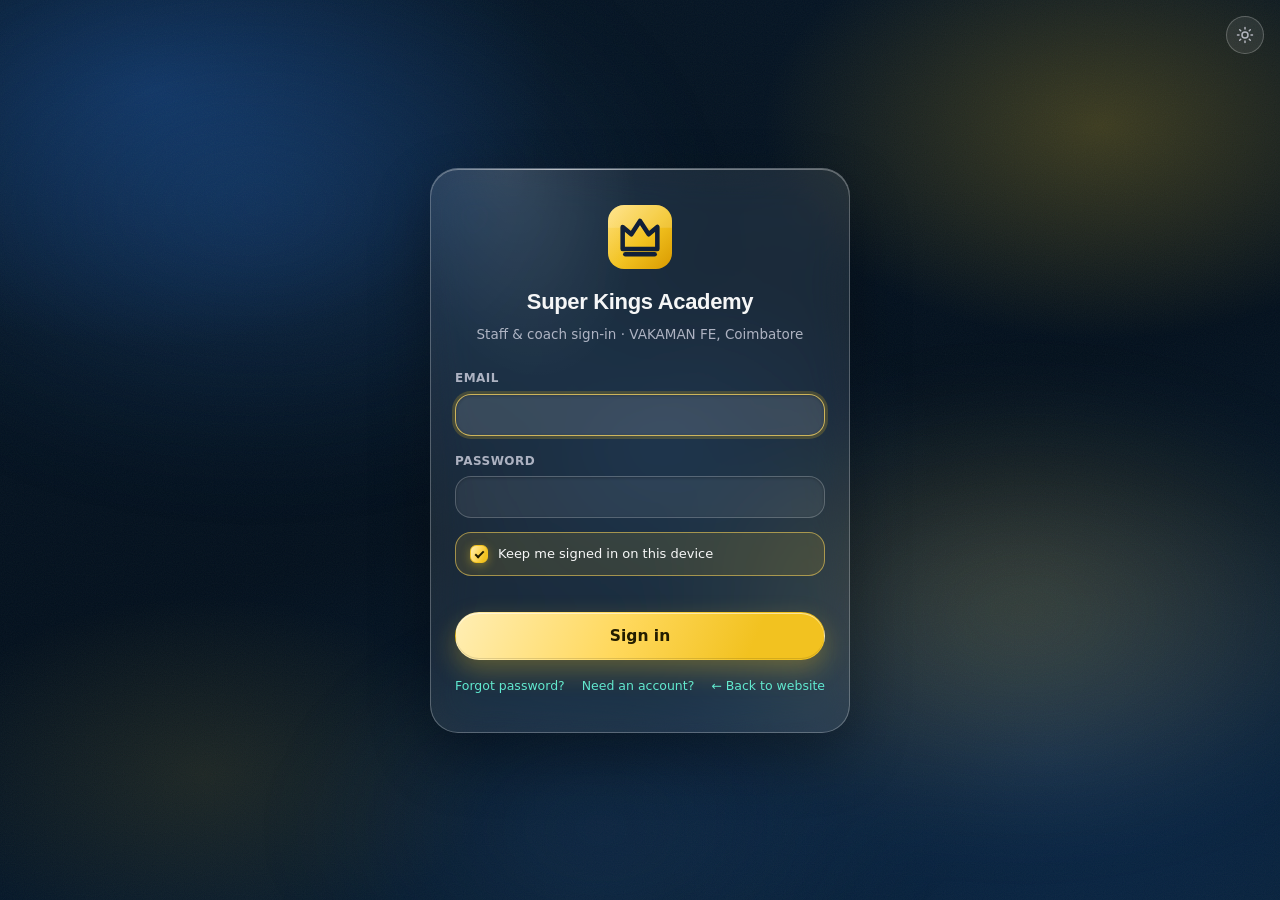
<file: bookings.html>
<!doctype html>
<html lang="en" data-theme="dark">
<head>
<meta charset="utf-8" />
<meta name="viewport" content="width=device-width,initial-scale=1,viewport-fit=cover" />
<title>Bookings · Super Kings Academy</title>
<link rel="icon" href="assets/img/favicon.svg" type="image/svg+xml" />
<link rel="icon" href="assets/img/favicon-32.png" sizes="32x32" type="image/png" />
<link rel="alternate icon" href="favicon.ico" sizes="32x32 16x16" />
<link rel="apple-touch-icon" href="assets/img/apple-touch-icon.png" />
<meta name="description" content="Operator booking board for VAKAMAN FE — the day's astro and matting nets, the main ground, what has been collected and what is still owed." />
<script>
  /* blocking: applies the persisted theme before first paint, else the
     page renders dark and flashes. Raw string, not JSON. */
  try { document.documentElement.dataset.theme = localStorage.getItem("ska-theme") || "dark"; } catch (e) {}
  document.documentElement.className += " lt-js";
</script>
<link rel="stylesheet" href="assets/css/glass.css?v=35" />
<style>
  /* ------------------------------------------------------------
     Page-local components only. Anything reusable belongs in
     glass.css; these are the booking board's own shapes.
     ------------------------------------------------------------ */

  /* day navigator */
  .day-nav { display: flex; align-items: center; gap: 6px; }
  .day-nav input[type="date"] { width: auto; padding: 8px 12px; font-size: 13px; border-radius: var(--r-pill); }

  /* summary tiles */
  .sum .stat-value { font-size: 26px; }
  .sum .stat-copy { font-size: 11.5px; letter-spacing: .04em; text-transform: uppercase; }
  .sum .stat-note { font-size: 12px; color: var(--ink-mid); margin-top: 2px; }

  /* waiting-for-a-court tray + the catch-all tray */
  .req-tray { display: flex; flex-direction: column; gap: 8px; }
  .req-row {
    display: flex; align-items: center; gap: 10px; flex-wrap: wrap;
    padding: 10px 14px; border-radius: var(--r-md);
    border: 1px solid rgba(154, 168, 255, .35); background: rgba(154, 168, 255, .07);
  }
  .req-row.plain { border-color: var(--tile-border); background: var(--tile-bg); }
  .req-row .rq-who { font-weight: 700; color: var(--ink-hi); font-size: 13.5px; }
  .req-row .rq-what { font-size: 12.5px; color: var(--ink-mid); }
  .req-row .rq-amt { font-weight: 700; color: var(--tx-gold); font-size: 13px; }

  /* ---- the ground strip ----
     The ground is sold by the DAY and its booking lives at hour 0, so it
     can never be a cell in the hourly grid — it gets its own strip, above
     the nets, where a full-day sale is impossible to miss. */
  .gd-row {
    display: flex; align-items: center; gap: 12px; flex-wrap: wrap;
    padding: 13px 16px; border-radius: var(--r-md);
    border: 1px solid var(--tile-border); background: var(--tile-bg);
  }
  .gd-row.paid { border-color: rgba(52, 211, 153, .45); background: rgba(52, 211, 153, .10); }
  .gd-row.due { border-color: rgba(247, 203, 21, .5); background: rgba(247, 203, 21, .10); }
  .gd-row.pending { border-color: rgba(154, 168, 255, .5); background: rgba(154, 168, 255, .08); }
  .gd-row.blocked { border-style: dashed; }
  .gd-row .gd-who { font-size: 15px; font-weight: 700; color: var(--ink-hi); }
  .gd-row .gd-sub { font-size: 12px; color: var(--ink-low); }
  .gd-row .gd-acts { display: flex; gap: 6px; flex-wrap: wrap; margin-left: auto; }
  .gd-free { color: var(--ink-mid); font-size: 13.5px; }
  .gd-rate { font-size: 12.5px; color: var(--ink-mid); }
  .gd-rate b { color: var(--tx-gold); }

  /* ---- the nets: ONE GRID PER SURFACE ----
     Astro and matting were a single 'nets' facility until 2026-08-18c
     split them, because they are now priced apart. TWO two-column grids
     beat one four-column grid, and the deciding screen is a 375px phone:
     a glass card there gives 323px of content, 68px of hour column plus
     two 104px courts is 288px, so a facility fits with NO sideways
     scroll. Four columns cannot, at any column width wide enough to hold
     a name and an amount. Grouping by surface is also the read an
     operator now wants, because the surface is what sets the price.
     .nt-scroll still wraps each grid on its own, so a facility that grows
     past two courts scrolls itself rather than squeezing its neighbour. */
  .fac + .fac { margin-top: var(--gap-4); padding-top: var(--gap-3); border-top: 1px solid var(--line); }
  /* Wide screens put the two surfaces SIDE BY SIDE, which is the same
     four courts the old single grid showed and the same hour rows — but
     grouped and headed by surface, and reached without a horizontal
     scrollbar. Stacked, two courts would each stretch past 500px on a
     desktop, which is a lot of empty cell for one name and one amount.
     .fac-cols is set only when #netsBody actually holds facilities, so a
     skeleton or a "could not load" panel is never split into columns. */
  @media (min-width: 1100px) {
    #netsBody.fac-cols { display: grid; grid-template-columns: repeat(auto-fit, minmax(340px, 1fr)); gap: var(--gap-4); align-items: start; }
    #netsBody.fac-cols .fac + .fac { margin-top: 0; padding-top: 0; border-top: none; }
  }
  .fac-head {
    display: flex; align-items: baseline; justify-content: space-between;
    gap: 10px; flex-wrap: wrap; margin-bottom: 8px;
  }
  .fac-name { font-size: 14.5px; font-weight: 700; color: var(--ink-hi); }
  .fac-sub { font-size: 11.5px; color: var(--ink-low); margin-top: 2px; }
  .fac-rate { font-size: 12.5px; color: var(--ink-mid); }
  .fac-rate b { color: var(--tx-gold); }

  .nt-scroll { overflow-x: auto; -webkit-overflow-scrolling: touch; padding-bottom: 4px; }
  .nt-grid {
    display: grid;
    grid-template-columns: 84px repeat(var(--nt-cols, 2), minmax(104px, 1fr));
    gap: 6px;
  }
  .nt-h {
    padding: 8px 10px; font-size: 11px; font-weight: 700; letter-spacing: .09em;
    text-transform: uppercase; color: var(--ink-low); border-bottom: 1px solid var(--line);
    white-space: nowrap; overflow: hidden; text-overflow: ellipsis;
  }
  .nt-h small { display: block; letter-spacing: .04em; text-transform: none; font-weight: 600; color: var(--ink-faint); }
  .nt-hour {
    display: flex; flex-direction: column; justify-content: center;
    font-size: 12px; font-weight: 700; color: var(--ink-mid);
    font-variant-numeric: tabular-nums; padding-right: 6px;
  }
  .nt-hour small { font-weight: 500; color: var(--ink-faint); font-size: 10.5px; }
  .nt-cell { position: relative; border-radius: var(--r-sm); min-height: 56px; }
  .nt-cell.free { border: 1px dashed var(--tile-border); }
  .nt-cell.on { border: 1px solid var(--tile-border); background: var(--tile-bg); }
  .nt-cell.paid { border-color: rgba(52, 211, 153, .45); background: rgba(52, 211, 153, .10); }
  .nt-cell.due { border-color: rgba(247, 203, 21, .5); background: rgba(247, 203, 21, .10); }
  .nt-cell.pending {
    border-color: rgba(154, 168, 255, .55);
    background: repeating-linear-gradient(45deg, rgba(154, 168, 255, .18) 0 5px, rgba(154, 168, 255, .05) 5px 10px);
  }
  .nt-cell.blocked {
    border: 1px dashed var(--ink-faint);
    background: repeating-linear-gradient(45deg, rgba(255, 255, 255, .10) 0 6px, transparent 6px 12px);
  }
  :root[data-theme="light"] .nt-cell.blocked {
    background: repeating-linear-gradient(45deg, rgba(28, 32, 44, .10) 0 6px, transparent 6px 12px);
  }
  .nt-cell.past { opacity: .48; }
  .nt-cell.now { box-shadow: 0 0 0 2px rgba(255, 216, 61, .55); }
  .nt-hit {
    width: 100%; height: 100%; min-height: 56px; display: flex; flex-direction: column;
    justify-content: center; gap: 2px; text-align: left; cursor: pointer;
    padding: 8px 10px; border: none; background: transparent; border-radius: var(--r-sm);
    font-family: var(--font-body); color: var(--ink-mid); font-size: 12px;
    transition: background .2s ease;
  }
  .nt-hit:hover { background: var(--row-hover); }
  .nt-who { font-size: 12.5px; font-weight: 650; color: var(--ink-hi); line-height: 1.25;
            white-space: nowrap; overflow: hidden; text-overflow: ellipsis; }
  .nt-amt { font-size: 11.5px; color: var(--ink-mid); font-variant-numeric: tabular-nums; }
  .nt-tag { font-size: 10.5px; letter-spacing: .08em; text-transform: uppercase; font-weight: 700; color: var(--ink-low); }
  .nt-free { font-size: 12px; color: var(--ink-faint); }
  .nt-block {
    position: absolute; top: 4px; right: 4px; width: 24px; height: 24px; padding: 0;
    border-radius: 50%; border: 1px solid transparent; background: transparent;
    color: var(--ink-faint); font-size: 12px; line-height: 1; cursor: pointer; opacity: .5;
    transition: opacity .2s ease, color .2s ease;
  }
  .nt-cell:hover .nt-block { opacity: 1; color: var(--ink-mid); }

  /* detail sheet rows */
  .bd-list { display: flex; flex-direction: column; gap: 2px; margin: var(--gap-2) 0 var(--gap-3); }
  .bd-row { display: flex; justify-content: space-between; gap: 14px; padding: 8px 0; border-bottom: 1px solid var(--line); font-size: 13.5px; }
  .bd-row:last-child { border-bottom: none; }
  .bd-row .k { color: var(--ink-low); }
  .bd-row .v { color: var(--ink-hi); font-weight: 650; text-align: right; }
  .bd-acts { display: flex; gap: 8px; flex-wrap: wrap; }

  /* reason sheet — an in-app prompt. window.prompt is suppressed on iOS
     and reads to the operator as "nothing happened". */
  .rs-sub { font-size: 12.5px; color: var(--ink-mid); line-height: 1.55; margin: 0 0 14px; }
  .rs-chips { display: flex; flex-wrap: wrap; gap: 8px; margin-bottom: 12px; }
  .rs-chip {
    cursor: pointer; font-size: 12.5px; font-weight: 600; padding: 7px 13px; border-radius: 99px;
    border: 1px solid var(--line); background: var(--tile-bg); color: var(--ink-mid); transition: all .15s ease;
  }
  .rs-chip.sel { border-color: var(--gold-500); background: rgba(247, 203, 21, .14); color: var(--ink-hi); }
  .rs-acts { display: flex; gap: 10px; }
  .rs-acts .btn { flex: 1; }
  #rsConfirm { background: var(--gold-grad); color: #231d00; font-weight: 700; }
  #rsConfirm.danger { background: linear-gradient(115deg, #ff8a8a, #e24b4a); color: #fff; }

  .legend { display: flex; gap: var(--gap-3); flex-wrap: wrap; font-size: 12px; color: var(--ink-low); align-items: center; margin-top: var(--gap-3); }
  .legend .sw { display: inline-block; width: 12px; height: 12px; border-radius: 4px; margin-right: 6px; vertical-align: -2px; border: 1px solid var(--tile-border); }

  @media (max-width: 699px) {
    .day-nav { width: 100%; justify-content: space-between; }
    .gd-row .gd-acts { margin-left: 0; width: 100%; }
    /* 68 + 6 + 104 + 6 + 104 = 288px, inside the 323px a 375px phone
       leaves in a glass card. Measured, not guessed. */
    .nt-grid { grid-template-columns: 68px repeat(var(--nt-cols, 2), minmax(104px, 1fr)); }
    .nt-hour { font-size: 11px; }
    .nt-hour small { font-size: 10px; }
  }

  /* ---------- request tray ----------
     Every pending request, whatever day it is for. The date is the first
     thing on the row because "which day is this for" is the question the
     operator is answering. */
  .rq-day {
    flex: none; min-width: 74px; font-size: 12px; font-weight: 800;
    color: var(--tx-gold); letter-spacing: .02em;
  }
  .rq-day.rq-late { color: var(--tx-red); }
  .rq-late-note { font-size: 11.5px; font-weight: 700; color: var(--tx-red); }
  @media (max-width: 640px) {
    .req-row { flex-wrap: wrap; row-gap: 6px; }
    .rq-day { min-width: 0; }
    .req-row .btn { flex: 1 1 auto; }
  }

  /* ---------- month at a glance ----------
     Seven columns, Monday first. Deliberately small: it answers "which
     days are taken" at a glance, and the day board answers everything
     else. */
  .mc-head, .mc-grid { display: grid; grid-template-columns: repeat(7, 1fr); gap: 4px; }
  .mc-head { margin-bottom: 4px; }
  .mc-head span {
    text-align: center; font-size: 10.5px; font-weight: 800;
    letter-spacing: .06em; text-transform: uppercase; color: var(--ink-low);
  }
  .mc-cell {
    min-height: 54px; padding: 5px 4px; display: flex; flex-direction: column;
    align-items: center; justify-content: flex-start; gap: 3px;
    border: 1px solid var(--tile-border); border-radius: var(--r-sm);
    background: var(--tile-bg); color: var(--ink-mid);
    font: inherit; cursor: pointer;
    transition: border-color .15s ease, background .15s ease;
  }
  .mc-cell:hover { border-color: var(--input-border-hover); }
  .mc-blank { border: none; background: none; cursor: default; min-height: 0; }
  .mc-past { opacity: .5; }
  .mc-today { border-color: var(--gold-400); }
  .mc-sel { background: rgba(242, 194, 32, .14); border-color: var(--gold-400); }
  .mc-d { font-size: 13px; font-weight: 700; color: var(--ink-hi); font-variant-numeric: tabular-nums; }
  .mc-marks { display: flex; flex-wrap: wrap; gap: 3px; justify-content: center; }
  .mc-g, .mc-n, .mc-p {
    font-size: 9.5px; font-weight: 800; line-height: 1;
    padding: 2px 4px; border-radius: 4px;
  }
  /* The ground is the big-ticket item, so it gets the loudest mark. */
  .mc-g { background: var(--gold-grad); color: #231d00; }
  .mc-n { background: rgba(127, 179, 255, .22); color: var(--tx-optic); }
  .mc-p { background: rgba(220, 80, 86, .22); color: var(--tx-red); }
  .mc-key {
    display: flex; gap: 14px; flex-wrap: wrap; margin-top: 10px;
    font-size: 11.5px; color: var(--ink-low);
  }
  .mc-key i { display: inline-block; width: 9px; height: 9px; border-radius: 3px; margin-right: 5px; }
  .mc-key .k-g { background: var(--gold-500); }
  .mc-key .k-n { background: var(--optic-400); }
  .mc-key .k-p { background: var(--red-400); }
  @media (max-width: 520px) { .mc-cell { min-height: 46px; } .mc-d { font-size: 12px; } }
  /* ---------- the day's four figures, on a phone ----------
     Four full-height cards stacked is most of a screen to say what the
     list underneath already says, one line at a time. They become a
     single compact strip: the number and its label on one line, the
     explanatory sub-line dropped. Nothing is removed — the same four
     figures are still there, just at the size the information is worth
     when the detail is a thumb-scroll away. */
  @media (max-width: 699px) {
    .lt-grid.day-sum { grid-template-columns: repeat(2, minmax(0, 1fr)); gap: 8px; }
    .day-sum .stat-card { padding: 8px 10px; min-height: 0; }
    .day-sum .stat-value { font-size: 19px; line-height: 1.15; }
    .day-sum .stat-copy { font-size: 10px; letter-spacing: .06em; }
    /* the third line on each card repeats the list below it */
    .day-sum .stat-card .delta,
    .day-sum .stat-card .sub { display: none; }
  }
  /* the expand control sits under its own facility's grid */
  .nt-more { width: 100%; margin-top: 8px; }
  @media (min-width: 700px) { .nt-more { display: none; } }
</style>
</head>
<body>
  <div class="lt-bg" aria-hidden="true"></div>

  <main class="lt-main lt-page">

    <!-- ---------- day header ---------- -->
    <div class="card-head" style="margin-bottom:0;">
      <div>
        <div class="kicker">Booking board</div>
        <h2>VAKAMAN FE · the day</h2>
        <div class="sub" id="dayLine">—</div>
      </div>
      <div class="flex wrap">
        <span class="day-nav">
          <button class="btn btn-icon btn-glass" id="prevDay" type="button" aria-label="Previous day" title="Previous day">‹</button>
          <input type="date" id="bkDate" aria-label="Board date" />
          <button class="btn btn-icon btn-glass" id="nextDay" type="button" aria-label="Next day" title="Next day">›</button>
          <button class="btn btn-ghost btn-sm" id="todayBtn" type="button">Today</button>
        </span>
        <button class="btn btn-glass btn-sm" id="refreshBtn" type="button">Refresh</button>
        <button class="btn btn-primary btn-sm" id="addBtn" type="button">+ Add booking</button>
      </div>
    </div>

    <!-- ---------- day summary ----------
         Every figure here is a SUM OF AMOUNTS THE SERVER RETURNED on the
         day's rows. Reporting, not pricing: nothing on this page decides
         what anything costs. -->
    <div class="lt-grid cols-4 sum reveal day-sum">
      <div class="glass glass-card stat-card">
        <div class="stat-value" id="sumCount">—</div>
        <div class="stat-copy">Bookings</div>
        <div class="stat-note" id="sumCountNote">&nbsp;</div>
      </div>
      <div class="glass glass-card stat-card">
        <div class="stat-value" id="sumPaid">—</div>
        <div class="stat-copy">Collected</div>
        <div class="stat-note" id="sumPaidNote">&nbsp;</div>
      </div>
      <div class="glass glass-card stat-card">
        <div class="stat-value" id="sumDue">—</div>
        <div class="stat-copy">Outstanding</div>
        <div class="stat-note" id="sumDueNote">&nbsp;</div>
      </div>
      <div class="glass glass-card stat-card">
        <div class="stat-value" id="sumGround" style="font-size:20px;">—</div>
        <div class="stat-copy">Main ground</div>
        <div class="stat-note" id="sumGroundNote">&nbsp;</div>
      </div>
    </div>

    <!-- ---------- website requests with no court yet ---------- -->
    <div class="glass glass-card tight hide reveal" id="reqCard">
      <div class="card-head" style="margin-bottom:10px;">
        <div><div class="kicker">New requests</div><h2 style="font-size:16px;" id="reqHead">Waiting for a court</h2><div class="sub">From the website and the phone, for any day — not just the one on screen.</div></div>
      </div>
      <div class="req-tray" id="reqTray"></div>
    </div>

    <!-- ---------- the month ----------
         The ground is sold by the DAY, so a day view is the wrong lens for
         it: "when is the ground next free" cannot be answered by looking at
         one day at a time. This is that view — and it doubles as the
         forward look the board never had, because a booking taken today for
         next Friday was previously visible only by navigating to next
         Friday. -->
    <div class="glass glass-card reveal" id="monthCard">
      <div class="card-head" style="margin-bottom:10px;">
        <div><div class="kicker">The month</div><h2 style="font-size:16px;" id="monthName">—</h2>
          <div class="sub">Ground days and how busy the nets are. Tap a day to open it.</div></div>
        <span class="day-nav">
          <button class="btn btn-icon btn-glass" id="prevMonth" type="button" aria-label="Previous month">‹</button>
          <button class="btn btn-icon btn-glass" id="nextMonth" type="button" aria-label="Next month">›</button>
        </span>
      </div>
      <div id="monthBody"><div class="lt-skel"></div><div class="lt-skel"></div></div>
    </div>

    <!-- ---------- the ground: full day only ---------- -->
    <div class="glass glass-card reveal" id="groundCard">
      <div class="card-head" style="margin-bottom:10px;">
        <div>
          <!-- The heading says "full day"; the sub-line that used to
               explain it again was the sort of prose the client asked to
               be cut. An operator learns this once. -->
          <div class="kicker">Main Ground</div>
          <h2 style="font-size:17px;">Main Ground — full day</h2>
        </div>
        <div class="gd-rate" id="gdRate">—</div>
      </div>
      <div id="gdBody"></div>
      <div class="faint" id="gdWarn" style="font-size:12px;margin-top:8px;display:none;"></div>
    </div>

    <!-- ---------- the nets: one grid per surface ----------
         Astro and matting are separate facilities in the database as of
         2026-08-18c, priced apart, so they are separate grids here. The
         blocks are built in JS from tenants.config — court COUNT from
         config.courts, court NAMES from config.courtLabels — so this
         board cannot disagree with the SQL about which net is which. -->
    <div class="glass glass-card reveal" id="netsCard">
      <div class="card-head" style="margin-bottom:10px;">
        <div>
          <div class="kicker">Practice nets</div>
          <h2 style="font-size:17px;">Nets by the hour</h2>
          <div class="sub" id="netsSub">Astro and matting are priced apart. Tap a free slot to book, a booked slot to collect or cancel.</div>
        </div>
      </div>
      <div id="netsBody"></div>
      <div class="legend">
        <span><span class="sw" style="background:rgba(52,211,153,.35);"></span>Paid</span>
        <span><span class="sw" style="background:rgba(247,203,21,.35);"></span>Unpaid</span>
        <span><span class="sw" style="background:repeating-linear-gradient(45deg, rgba(154,168,255,.55) 0 4px, rgba(154,168,255,.12) 4px 8px);"></span>Pending</span>
        <span><span class="sw" style="background:repeating-linear-gradient(45deg, rgba(255,255,255,.22) 0 4px, transparent 4px 8px);"></span>Blocked</span>
        <span><span class="sw" style="border-style:dashed;background:transparent;"></span>Free</span>
      </div>
    </div>

    <!-- ---------- anything the board could not place ----------
         A row the board cannot draw is a row nobody sees. Everything the
         server returned appears somewhere on this page. -->
    <div class="glass glass-card tight hide reveal" id="otherCard">
      <div class="card-head" style="margin-bottom:10px;">
        <div><div class="kicker">Also on this day</div><h2 style="font-size:16px;">Not on the grid</h2>
        <div class="sub">Cancelled, and anything outside opening hours.</div></div>
      </div>
      <div class="req-tray" id="otherTray"></div>
    </div>
  </main>

  <!-- ============================================================
       ADD BOOKING — one form, one call.
       The operator enters the money HERE. There is no second screen.
       ============================================================ -->
  <div class="lt-modal-backdrop" id="abBackdrop">
    <div class="glass lt-modal">
      <div class="modal-head">
        <div><div class="kicker">Add booking</div><h2 style="font-size:20px;">Record a booking</h2></div>
        <button class="btn btn-icon btn-ghost" id="abClose" type="button" aria-label="Close">✕</button>
      </div>
      <form id="abForm" class="lt-grid" style="gap:var(--gap-3);" autocomplete="off">
        <div class="lt-grid cols-2" style="gap:var(--gap-2);">
          <!-- Options are BUILT IN JS from the same facility list the board
               draws, so a select and a grid can never offer different
               facilities. No rate in a label: a price in this file would
               be a money constant, and it would go stale the day the
               academy reprices a surface. -->
          <label class="field"><span>Facility</span>
            <select name="sport" id="abSport"></select>
          </label>
          <label class="field"><span>Date</span><input type="date" name="date" id="abDate" required /></label>
        </div>

        <div class="lt-grid cols-2" style="gap:var(--gap-2);" id="abSlotRow">
          <label class="field"><span>Hour slot</span><select name="hour" id="abHour"></select></label>
          <label class="field"><span>Net <span class="opt">(optional)</span></span>
            <select name="court" id="abCourt"><option value="">Auto-assign</option></select>
          </label>
        </div>

        <label class="field"><span>Booked by</span>
          <input type="text" name="name" id="abName" placeholder="Name / club / company" required maxlength="80" />
        </label>

        <div class="lt-grid cols-2" style="gap:var(--gap-2);">
          <label class="field"><span>Phone <span class="opt">(optional)</span></span>
            <input type="tel" name="phone" id="abPhone" placeholder="10-digit mobile" data-digits="10" />
          </label>
          <label class="field"><span>Source</span>
            <select name="source" id="abSource">
              <option value="Counter">Counter</option>
              <option value="Walk-in">Walk-in</option>
              <option value="Phone">Phone</option>
              <option value="Website">Website</option>
            </select>
          </label>
        </div>

        <!-- THE FIX. Amount, and whether it was collected, are part of the
             booking — not a trip to the Finance screen afterwards. -->
        <label class="field"><span>Amount <span class="opt">(₹ — edit to negotiate)</span></span>
          <input type="number" name="amount" id="abAmount" min="0" step="1" inputmode="numeric" placeholder="Priced by the server" />
        </label>
        <div class="faint" id="abRate" style="font-size:12.5px;margin-top:-6px;">—</div>

        <label class="choice">
          <input type="checkbox" id="abPaid" checked /><span class="dot"></span>
          <span>Collected now</span>
        </label>

        <div class="lt-grid cols-2" style="gap:var(--gap-2);" id="abPayRow">
          <label class="field"><span>Mode</span>
            <select name="mode" id="abMode">
              <option value="cash">Cash</option>
              <option value="upi">UPI</option>
              <option value="card">Card</option>
              <option value="bank">Bank transfer</option>
            </select>
          </label>
          <label class="field"><span>Collected by</span>
            <input type="text" name="collectedBy" id="abBy" placeholder="Who took the money" maxlength="60" />
          </label>
        </div>

        <div class="form-msg" id="abMsg" style="min-height:0;"></div>
        <button class="btn btn-primary btn-block" type="submit" id="abSave">Save booking</button>
      </form>
    </div>
  </div>

  <!-- ---------- booking detail + actions ---------- -->
  <div class="lt-modal-backdrop" id="bdBackdrop">
    <div class="glass lt-modal" style="width:min(520px,100%);">
      <div class="modal-head">
        <div><div class="kicker" id="bdKicker">Booking</div><h2 id="bdTitle" style="font-size:20px;">—</h2></div>
        <button class="btn btn-icon btn-ghost" id="bdClose" type="button" aria-label="Close">✕</button>
      </div>
      <div class="bd-list" id="bdList"></div>
      <div class="bd-acts" id="bdActs"></div>
    </div>
  </div>

  <!-- ---------- collect money on an existing booking ---------- -->
  <div class="lt-modal-backdrop" id="clBackdrop" style="z-index:95;">
    <div class="glass lt-modal" style="width:min(430px,100%);">
      <div class="modal-head">
        <div><div class="kicker">Collect</div><h2 id="clTitle" style="font-size:19px;">Take payment</h2></div>
        <button class="btn btn-icon btn-ghost" id="clClose" type="button" aria-label="Close">✕</button>
      </div>
      <p class="rs-sub" id="clSub"></p>
      <!-- ---------- what the customer already did ----------
           Everything the desk needs in the one place they were going
           anyway. No second screen, no hunting: the state, the screenshot
           if there is one, and a way to ask for it if there is not. -->
      <div class="cl-state" id="clState" hidden></div>
      <div class="lt-grid" style="gap:var(--gap-3);">
        <label class="field"><span>Mode</span>
          <select id="clMode">
            <option value="cash">Cash</option>
            <option value="upi">UPI</option>
            <option value="card">Card</option>
            <option value="bank">Bank transfer</option>
          </select>
        </label>
        <label class="field"><span>Collected by</span>
          <input type="text" id="clBy" placeholder="Who took the money" maxlength="60" />
        </label>
        <label class="field"><span>Amount <span class="opt">(₹ — leave as-is unless it changed)</span></span>
          <input type="number" id="clAmount" min="0" step="1" inputmode="numeric" />
        </label>
      </div>
      <div class="form-msg" id="clMsg" style="min-height:0;margin:8px 0 12px;"></div>
      <div class="rs-acts">
        <button class="btn btn-glass" id="clCancel" type="button">Not now</button>
        <button class="btn btn-primary" id="clConfirm" type="button">Mark collected</button>
      </div>
    </div>
  </div>

  <!-- ---------- reason sheet (cancel / block) ---------- -->
  <div class="lt-modal-backdrop" id="rsBackdrop" style="z-index:96;">
    <div class="glass lt-modal" style="width:min(430px,100%);">
      <div class="modal-head">
        <div><div class="kicker" id="rsKicker"></div><h2 id="rsTitle" style="font-size:19px;"></h2></div>
        <button class="btn btn-icon btn-ghost" id="rsClose" type="button" aria-label="Close">✕</button>
      </div>
      <p class="rs-sub" id="rsSub"></p>
      <div class="rs-chips" id="rsChips"></div>
      <input type="text" id="rsNote" placeholder="Add a note (optional)" maxlength="80" style="margin-bottom:16px;" />
      <div class="rs-acts">
        <button class="btn btn-glass" id="rsKeep" type="button">Keep it</button>
        <button class="btn" id="rsConfirm" type="button"></button>
      </div>
    </div>
  </div>

  <script src="assets/js/core.js?v=35"></script>
  <script src="assets/js/cloud.js?v=35"></script>
  <script src="assets/js/dev-data.js?v=35"></script>
  <script>
    /* ============================================================
       THE OPERATOR BOOKING BOARD

       Two rules shape every line below.

       1. NO MONEY IS COMPUTED HERE. Not a rate table, not a weekday
          lookup, not a discount. A price on this screen came from
          slot_price(), or it is the amount a write RPC RETURNED. The day
          totals SUM amounts the server sent — reporting, not pricing.

       2. THE MONEY IS PART OF THE BOOKING. The old flow made an operator
          enter a booking on one screen and the payment on another, so
          "recorded but not collected" was a state nobody could see. The
          add form carries amount, collected-now, mode and collected-by,
          and record_booking_v2 takes all of it in ONE call.

       And the trap that would otherwise have shipped: the ground is sold
       by the DAY at hour 0. A board drawing hours 6..22 renders that
       booking NOWHERE and leaves ₹25,000 out of the day's total. It gets
       its own strip, above the grid — and anything the board still cannot
       place lands in "Also on this day" rather than vanishing.
       ============================================================ */
    (function () {
      "use strict";

      if (!LT.auth.require({ staffOnly: true })) return;
      LT.managerShell("bookings.html");

      var esc = LT.esc;
      var HOUR_OPEN = 6, HOUR_LAST = 22;          // 6 AM .. 10–11 PM slot
      var SPORT_GROUND = "ground";

      /* THE FACILITY SPLIT (migration 2026-08-18c).
         'nets' is gone. It was one facility of four courts while the
         surface was only a label; astro and matting are now priced apart
         (₹500 and ₹400 an hour — both figures Postgres's, neither of them
         written down anywhere in this file), and a label cannot carry a
         price. slot_price('ska','nets',…) raises 'unknown sport', so any
         'nets' left in a client is a broken read, not a cosmetic one.

         Court ids are the platform's, not ours: record_booking derives
         them as upper(left(sport,1)) || i — astro → A1 A2, matting →
         M1 M2, ground → G1. Hence courtPrefix() below rather than a
         hardcoded letter: the app derives the id the same way the SQL
         does, so the two cannot drift.

         The COUNT comes from tenants.config.courts, the NAMES from
         config.courtLabels via LT.courtLabel. Both are overwritten by
         hydrateConfig(); the values here are only what the board draws
         before the config read lands. */
      var FACILITIES = [
        { sport: "astro",   name: "Astro nets",   shortName: "Astro",   courts: ["A1", "A2"] },
        { sport: "matting", name: "Matting nets", shortName: "Matting", courts: ["M1", "M2"] }
      ];
      var groundCourts = ["G1"];

      function courtPrefix(sport) { return String(sport || "").charAt(0).toUpperCase(); }

      function facilityOfSport(sport) {
        var s = String(sport || "");
        for (var i = 0; i < FACILITIES.length; i++) if (FACILITIES[i].sport === s) return FACILITIES[i];
        return null;
      }
      function facilityOfCourt(court) {
        if (!court) return null;
        for (var i = 0; i < FACILITIES.length; i++) {
          if (FACILITIES[i].courts.indexOf(court) >= 0) return FACILITIES[i];
        }
        return null;
      }
      /* Sport first, court as the fallback — a row whose sport this client
         does not know still lands on the right grid if its court is one we
         draw. A row that matches NEITHER is not guessed at: it falls
         through to "Also on this day", where it is visible and labelled
         with whatever the server actually said. */
      function facilityOf(b) {
        return facilityOfSport(b && b.sport) || facilityOfCourt(b && b.court);
      }
      function netCourtIndex(court) {
        var f = facilityOfCourt(court);
        return f ? f.courts.indexOf(court) : -1;
      }
      /* What to CALL this row on screen. Never invents a facility: an
         unknown sport is printed as the server sent it. */
      function facilityName(b) {
        if (isGround(b)) return "Main ground";
        var f = facilityOf(b);
        if (f) return f.name;
        var s = String((b && b.sport) || "").trim();
        return s || "Unassigned";
      }

      var state = {
        date: LT.today(),
        rows: null,        // server rows for the day on screen, or null
        pending: null,     // EVERY pending request, whatever date — see loadPending()
        month: null,       // first day of the month on the calendar
        monthRows: null,   // that month's bookings, or null while loading
        sample: false      // true when DEV fixtures are on screen
      };

      var fullDay = {};    // sport -> boolean, answered by is_full_day()

      /* ---------- tiny helpers (no arithmetic on money) ---------- */
      function byId(id) { return document.getElementById(id); }
      function isArr(v) { return Object.prototype.toString.call(v) === "[object Array]"; }
      /* Reads a number OUT of an RPC response. The shape of a Postgres
         function's JSON depends on how it returns — scalar, row, setof —
         so this normalises rather than assuming. It never derives a value. */
      function numOf(v) {
        if (v == null) return null;
        if (typeof v === "number") return isFinite(v) ? v : null;
        if (typeof v === "string") { return v === "" || isNaN(+v) ? null : +v; }
        if (isArr(v)) return v.length ? numOf(v[0]) : null;
        if (typeof v === "object") {
          var keys = ["amount", "price", "rate", "slot_price", "value", "p_amount"];
          for (var i = 0; i < keys.length; i++) if (v[keys[i]] != null) return numOf(v[keys[i]]);
        }
        return null;
      }
      function boolOf(v) {
        if (typeof v === "boolean") return v;
        if (isArr(v)) return v.length ? boolOf(v[0]) : null;
        if (v && typeof v === "object") {
          var keys = ["is_full_day", "full_day", "value", "fullday"];
          for (var i = 0; i < keys.length; i++) if (v[keys[i]] != null) return boolOf(v[keys[i]]);
        }
        if (v === "true" || v === "t") return true;
        if (v === "false" || v === "f") return false;
        return null;
      }
      function objOf(v) {
        if (isArr(v)) return v.length ? objOf(v[0]) : null;
        return (v && typeof v === "object") ? v : null;
      }
      function amountOf(b) { var n = numOf(b && b.amount); return n == null ? 0 : n; }
      function isPaid(b) { return !!(b && b.paid_at); }
      function isCancelled(b) { return String((b && b.status) || "") === "cancelled"; }
      function isPending(b) { return String((b && b.status) || "") === "pending"; }
      function isBlock(b) { return String((b && b.source) || "").toLowerCase() === "maintenance"; }
      function isGround(b) {
        return String((b && b.sport) || "") === SPORT_GROUND || (b && b.court && groundCourts.indexOf(b.court) >= 0);
      }
      function hourShort(h) { var ap = h >= 12 ? "PM" : "AM", v = h % 12; return (v === 0 ? 12 : v) + " " + ap; }
      function shiftDate(iso, days) {
        var d = new Date(iso + "T00:00:00");
        d.setDate(d.getDate() + days);
        return LT.isoDate(d);
      }
      function longDate(iso) {
        var y = new Date(iso + "T00:00:00").getFullYear();
        return LT.dayName(iso) + ", " + LT.shortDate(iso) + " " + y;
      }
      function slotWhen(b) {
        return isGround(b) ? "full day" : LT.hourLabel(Number(b.hour));
      }

      /* ---------- court labels + counts, from tenants.config ---------- */
      function hydrateConfig() {
        LT_CLOUD.tenantConfig().then(function (row) {
          var cfg = (row && row.config) || null;
          if (!cfg) throw new Error("no config");
          if (cfg.courtLabels) LT.setCourtLabels(cfg.courtLabels);
          var courts = cfg.courts || {};
          /* Each facility's court list, rebuilt from ITS OWN count. Astro
             and matting are two entries in config.courts now, not one. */
          FACILITIES.forEach(function (f) {
            var n = numOf(courts[f.sport]);
            if (n && n > 0) {
              f.courts = [];
              for (var i = 1; i <= n; i++) f.courts.push(courtPrefix(f.sport) + i);
            }
          });
          var g = numOf(courts[SPORT_GROUND]);
          if (g && g > 0) {
            groundCourts = [];
            for (var j = 1; j <= g; j++) groundCourts.push("G" + j);
          }
          fillCourtSelect(null, byId("abCourt").value);   // keep an open form's choice
          render();
        }).catch(function () {
          /* Labels are decoration, not data: without them the board shows
             the raw court codes, which are honest. In DEV the sample map
             keeps the screen reviewable, under the sample-data banner. */
          if (LT_CLOUD.DEV && window.SKA_DEV) LT.setCourtLabels(SKA_DEV.courtLabels);
          fillCourtSelect(null, byId("abCourt").value);   // keep an open form's choice
          render();
        });
      }

      /* ---------- is the ground really sold by the day? ---------- */
      function askFullDay(sport, then) {
        if (fullDay.hasOwnProperty(sport)) { if (then) then(fullDay[sport]); return; }
        LT_CLOUD.isFullDay(sport).then(function (res) {
          var b = boolOf(res);
          if (b !== null) fullDay[sport] = b;
          if (then) then(fullDay.hasOwnProperty(sport) ? fullDay[sport] : null);
        }).catch(function () {
          /* Unknown, not assumed. The server forces hour 0 for a full-day
             facility whatever this client sends, so an unknown answer
             degrades to "show the hour picker", never to a wrong price. */
          if (LT_CLOUD.DEV) fullDay[sport] = (sport === SPORT_GROUND);
          if (then) then(fullDay.hasOwnProperty(sport) ? fullDay[sport] : null);
        });
      }

      /* ============================================================
         READ THE DAY
         ============================================================ */
      function load() {
        var want = state.date;
        state.rows = null;
        netRate = {};                               // re-ask the server for this day's rates
        renderLoading();
        LT_CLOUD.bookingsOn(want).then(function (rows) {
          if (state.date !== want) return;            // a newer day won
          state.rows = rows || [];
          state.sample = false;
          render();
        }).catch(function (err) {
          if (state.date !== want) return;
          if (LT_CLOUD.DEV && window.SKA_DEV) {
            state.rows = SKA_DEV.bookings.filter(function (b) { return b.date === want; });
            state.sample = true;
            render();
            return;
          }
          /* A failed read says so. It never leaves an empty board behind,
             because an empty academy and a broken one must not look alike. */
          state.rows = null;
          renderFail(err);
        });
        paintGroundRate();
      }

      /* #netsBody is a plain block container that HOLDS the grids rather
         than being one, so a skeleton or a "could not load" panel dropped
         into it lays out normally. (It used to be the grid itself, and a
         panel put there was squeezed into the 84px hour column.) */
      function renderLoading() {
        byId("dayLine").textContent = longDate(state.date);
        ["sumCount", "sumPaid", "sumDue", "sumGround"].forEach(function (id) { byId(id).textContent = "—"; });
        ["sumCountNote", "sumPaidNote", "sumDueNote", "sumGroundNote"].forEach(function (id) { byId(id).innerHTML = "&nbsp;"; });
        LT.skeleton(byId("gdBody"), 1);
        byId("netsBody").className = "";
        LT.skeleton(byId("netsBody"), 6);
        byId("otherCard").classList.add("hide");
      }

      function renderFail(err) {
        byId("dayLine").textContent = longDate(state.date);
        ["sumCount", "sumPaid", "sumDue", "sumGround"].forEach(function (id) { byId(id).textContent = "—"; });
        byId("sumCountNote").textContent = "not loaded";
        byId("sumPaidNote").innerHTML = "&nbsp;";
        byId("sumDueNote").innerHTML = "&nbsp;";
        byId("sumGroundNote").innerHTML = "&nbsp;";
        LT.fail(byId("gdBody"), err);
        byId("netsBody").className = "";
        LT.fail(byId("netsBody"), err);
        byId("otherCard").classList.add("hide");
      }

      /* ---------- put every row somewhere ---------- */
      function classify(rows) {
        var out = { ground: [], cells: {}, requests: [], other: [], live: [] };
        for (var i = 0; i < rows.length; i++) {
          var b = rows[i];
          if (isCancelled(b)) { out.other.push(b); continue; }
          out.live.push(b);
          if (isGround(b)) { out.ground.push(b); continue; }
          if (!b.court) {
            if (isPending(b)) out.requests.push(b); else out.other.push(b);
            continue;
          }
          var h = Number(b.hour);
          var key = b.court + "|" + h;
          /* Court ids are unique ACROSS facilities (A1 A2 M1 M2 G1), which
             is the property the migration header asks us not to break — so
             one cells map still serves both grids without a sport in the
             key. A court this board does not draw (a retired 'nets' N1,
             say) falls to "Also on this day" rather than being silently
             remapped onto a surface it may not belong to. */
          if (netCourtIndex(b.court) >= 0 && h >= HOUR_OPEN && h <= HOUR_LAST && !out.cells[key]) {
            out.cells[key] = b;
          } else {
            out.other.push(b);
          }
        }
        return out;
      }

      /* ============================================================
         RENDER
         ============================================================ */
      function render() {
        byId("dayLine").textContent = longDate(state.date) +
          (state.date === LT.today() ? " · today" : "") +
          (state.sample ? " · sample data" : "");
        if (state.rows === null) return;             // loading or failed; leave as-is

        var rows = state.rows;
        var g = classify(rows);
        paintSummary(g);
        paintGround(g.ground);
        paintNets(g.cells);
        paintOther(g.other);
      }

      /* Sums of server-sent amounts. This is the one place the page adds
         money up, and it adds up only what Postgres already decided.

         It walks EVERY live row, whatever facility it is on — so the
         totals covered astro, matting and the ground the moment the split
         landed, without a facility list to keep in step. The note breaks
         the count down by facility, which is what makes that coverage
         visible instead of merely true: a surface missing from the board
         would show as a missing line here. */
      function paintSummary(g) {
        var live = g.live, count = 0, paid = 0, due = 0, pending = 0, blocks = 0;
        var perFac = {}, offBoard = 0;
        for (var i = 0; i < live.length; i++) {
          var b = live[i];
          if (isBlock(b)) { blocks++; continue; }
          count++;
          if (isPending(b)) pending++;
          if (isPaid(b)) paid += amountOf(b); else due += amountOf(b);

          if (isGround(b)) { perFac[SPORT_GROUND] = (perFac[SPORT_GROUND] || 0) + 1; }
          else {
            var f = facilityOf(b);
            if (f) perFac[f.sport] = (perFac[f.sport] || 0) + 1;
            else offBoard++;                       // counted, named honestly below
          }
        }
        byId("sumCount").textContent = String(count);

        var parts = [];
        FACILITIES.forEach(function (f) {
          if (perFac[f.sport]) parts.push(f.shortName + " " + perFac[f.sport]);
        });
        if (perFac[SPORT_GROUND]) parts.push("Ground " + perFac[SPORT_GROUND]);
        if (offBoard) parts.push("Elsewhere " + offBoard);
        if (pending) parts.push(pending + " pending");
        if (blocks) parts.push(blocks + " blocked");
        byId("sumCountNote").textContent = parts.length ? parts.join(" · ") : "nothing booked";

        byId("sumPaid").textContent = LT.fmtINR(paid);
        byId("sumPaidNote").textContent = "money in the till";

        byId("sumDue").textContent = LT.fmtINR(due);
        byId("sumDueNote").textContent = due > 0 ? "still to collect" : "nothing owing";

        var gr = g.ground.length ? g.ground[0] : null;
        byId("sumGround").textContent = gr ? (isBlock(gr) ? "Blocked" : "Booked") : "Free";
        byId("sumGroundNote").textContent = gr
          ? (isBlock(gr) ? String(gr.name || "Maintenance") : String(gr.name || ""))
          : "no full-day booking";
      }

      /* THE REQUEST TRAY IS NOT ABOUT THE DAY ON SCREEN.

         It used to be filled from the day's rows, so a request only
         appeared if the operator happened to already be looking at the
         date it was for. A Tuesday request for Saturday was invisible on
         Tuesday, and the customer heard nothing until someone opened
         Saturday. That is how a confirmation gets missed.

         It now lists every pending request there is, each showing WHICH
         DAY it is for, oldest first — the person who has waited longest
         is the one to answer next. */
      function paintRequests() {
        var card = byId("reqCard"), host = byId("reqTray"), head = byId("reqHead");
        var list = state.pending;

        if (list === null) {                 // still loading, or the read failed
          card.classList.add("hide");
          return;
        }
        card.classList.toggle("hide", list.length === 0);
        if (!list.length) return;

        if (head) {
          head.textContent = list.length === 1
            ? "1 request waiting for a court"
            : list.length + " requests waiting for a court";
        }

        var today = LT.today();
        host.innerHTML = list.map(function (b) {
          var when = String(b.date || "");
          /* A request whose date has already passed was never answered.
             Say so rather than letting it look like any other row. */
          var late = when && when < today;
          var day = when === today ? "Today"
                  : (when ? LT.dayName(when).slice(0, 3) + " " + LT.shortDate(when) : "—");
          return '<div class="req-row">' +
            '<span class="rq-day' + (late ? " rq-late" : "") + '">' + esc(day) + "</span>" +
            '<span class="rq-who">' + esc(b.name) + "</span>" +
            '<span class="rq-what">' + esc(slotWhen(b)) + " · " + esc(facilityName(b)) +
            (b.phone ? " · " + esc(b.phone) : "") + "</span>" +
            (late ? '<span class="rq-late-note">that day has passed</span>' : "") +
            '<span class="grow"></span>' +
            '<span class="rq-amt">' + LT.fmtINR(amountOf(b)) + "</span>" +
            '<button class="btn btn-glass btn-sm" type="button" data-goto="' + esc(when) + '">Open day</button>' +
            '<button class="btn btn-glass btn-sm" type="button" data-decline="' + esc(b.id) + '">Decline</button>' +
            '<button class="btn btn-primary btn-sm" type="button" data-confirm="' + esc(b.id) + '">Confirm &amp; assign</button>' +
            "</div>";
        }).join("");
      }

      /* Loaded independently of the day board, and re-read after every
         confirm or cancel — confirming assigns a court server-side, so
         guessing the new state here would drift from what happened. */
      /* ---------- the month ----------
         Answers the two questions a day board cannot: "when is the ground
         next free" and "what is coming that I have not looked at yet".

         Every figure is a COUNT of server rows. Nothing here prices
         anything — the day board and the quote do that. */
      function monthStart(iso) {
        var d = new Date(iso + "T00:00:00");
        return LT.isoDate(new Date(d.getFullYear(), d.getMonth(), 1));
      }
      function addMonths(iso, n) {
        var d = new Date(iso + "T00:00:00");
        return LT.isoDate(new Date(d.getFullYear(), d.getMonth() + n, 1));
      }
      function monthEnd(iso) {
        var d = new Date(iso + "T00:00:00");
        return LT.isoDate(new Date(d.getFullYear(), d.getMonth() + 1, 0));
      }

      function loadMonth() {
        if (!state.month) state.month = monthStart(state.date);
        var from = state.month, to = monthEnd(state.month), want = from;
        state.monthRows = null;
        paintMonth();
        return LT_CLOUD.bookingsBetween(from, to).then(function (rows) {
          if (state.month !== want) return;          // a newer month won
          state.monthRows = rows || [];
          paintMonth();
        }).catch(function (err) {
          if (state.month !== want) return;
          if (LT_CLOUD.DEV && window.SKA_DEV) {
            state.monthRows = (SKA_DEV.bookings || []).filter(function (b) {
              return b.date >= from && b.date <= to;     // ISO strings sort as dates
            });
          } else {
            /* Latched, so a failed read cannot loop — and it says so
               rather than drawing an empty month, which would read as
               "nothing booked". */
            state.monthRows = [];
            LT.fail(byId("monthBody"), err);
            return;
          }
          paintMonth();
        });
      }

      function paintMonth() {
        var host = byId("monthBody"), title = byId("monthName");
        var first = state.month || monthStart(state.date);
        var d0 = new Date(first + "T00:00:00");
        if (title) {
          title.textContent = ["January","February","March","April","May","June","July",
            "August","September","October","November","December"][d0.getMonth()] +
            " " + d0.getFullYear();
        }
        if (state.monthRows === null) { LT.skeleton(host, 3); return; }

        /* Bucket by day: the ground booking (there can be only one, the
           unique index sees to that) and how many net hours are taken. */
        var byDay = {};
        state.monthRows.forEach(function (b) {
          if (isCancelled(b)) return;
          var k = String(b.date);
          if (!byDay[k]) byDay[k] = { ground: null, nets: 0, pending: 0 };
          if (isPending(b)) byDay[k].pending += 1;
          if (isGround(b)) byDay[k].ground = b;
          else byDay[k].nets += 1;
        });

        var last = new Date(d0.getFullYear(), d0.getMonth() + 1, 0).getDate();
        /* Monday-first, which is how a week is read here. */
        var lead = (d0.getDay() + 6) % 7;
        var today = LT.today();
        var cells = "";
        var i;
        for (i = 0; i < lead; i++) cells += '<div class="mc-cell mc-blank"></div>';
        for (i = 1; i <= last; i++) {
          var iso = LT.isoDate(new Date(d0.getFullYear(), d0.getMonth(), i));
          var info = byDay[iso] || { ground: null, nets: 0, pending: 0 };
          var cls = "mc-cell";
          if (iso === today) cls += " mc-today";
          if (iso === state.date) cls += " mc-sel";
          if (iso < today) cls += " mc-past";
          var marks = "";
          if (info.ground) {
            marks += '<span class="mc-g" title="' + esc(info.ground.name || "Ground booked") + '">Ground</span>';
          }
          if (info.nets) marks += '<span class="mc-n">' + info.nets + "</span>";
          if (info.pending) marks += '<span class="mc-p" title="waiting to be confirmed">' + info.pending + "!</span>";
          cells += '<button type="button" class="' + cls + '" data-goto="' + iso + '">' +
            '<span class="mc-d">' + i + "</span>" +
            '<span class="mc-marks">' + marks + "</span>" +
          "</button>";
        }

        host.innerHTML =
          '<div class="mc-head">' +
            ["Mon","Tue","Wed","Thu","Fri","Sat","Sun"]
              .map(function (w) { return "<span>" + w + "</span>"; }).join("") +
          "</div>" +
          '<div class="mc-grid">' + cells + "</div>" +
          '<div class="mc-key">' +
            '<span><i class="k-g"></i> ground booked</span>' +
            '<span><i class="k-n"></i> net hours</span>' +
            '<span><i class="k-p"></i> waiting</span>' +
          "</div>";
      }

      function loadPending() {
        return LT_CLOUD.pendingBookings()
          .then(function (rows) { state.pending = rows || []; paintRequests(); })
          .catch(function () {
            if (LT_CLOUD.DEV) {
              state.pending = (SKA_DEV.bookings || []).filter(isPending);
            } else {
              state.pending = [];        // latched: a failed read must not loop
            }
            paintRequests();
          });
      }

      function paintGround(list) {
        var host = byId("gdBody");
        if (!list.length) {
          host.innerHTML =
            '<div class="gd-row">' +
            '<div><div class="gd-who">Free all day</div>' +
            /* The card heading already says "Main Ground"; repeating the
               court label here said it twice, and said "G1" whenever the
               label map had not loaded. */
            '<div class="gd-sub">Full-day rental</div></div>' +
            '<div class="gd-acts">' +
            '<button class="btn btn-primary btn-sm" type="button" data-addground="1">Book the ground</button>' +
            '<button class="btn btn-glass btn-sm" type="button" data-blockground="1">Block the day</button>' +
            "</div></div>";
          return;
        }
        host.innerHTML = list.map(function (b) {
          var cls = isBlock(b) ? "blocked" : isPending(b) ? "pending" : isPaid(b) ? "paid" : "due";
          var head = isBlock(b)
            ? '<div class="gd-who">Blocked — ' + esc(b.name || "Maintenance") + "</div>"
            : '<div class="gd-who">' + esc(b.name) + "</div>";
          var sub = isBlock(b)
            ? "Held for the whole day · nobody can book it"
            : LT.fmtINR(amountOf(b)) + " · " + (b.source ? String(b.source) : "Counter") +
              (b.phone ? " · " + b.phone : "");
          var dot = isBlock(b) ? "" :
            '<span class="paid-dot ' + (isPaid(b) ? "yes" : "no") + '"></span>' +
            '<span class="' + (isPaid(b) ? "cell-tag green" : "cell-tag gold") + '">' +
            (isPaid(b) ? "Paid" + (b.paid_mode ? " · " + esc(b.paid_mode) : "") : "Unpaid") + "</span>" +
            /* The customer SAYS they paid. Deliberately a different colour
               and different words from "Paid" — this is a prompt to go and
               look at the account, not a receipt. Once it is collected the
               tag is gone, because the academy then knows better. */
            /* Three different things, three different words. "Says paid"
               is not "Paid", and "Tried to pay" is not either — the desk
               needs to tell them apart at a glance on a busy day. */
            (!isPaid(b) && b.paid_claim_at
              ? '<span class="cell-tag optic" title="' + esc(claimTitle(b)) + '">' +
                (b.paid_proof_path ? "Says paid · screenshot" : "Says paid") + "</span>"
              : (!isPaid(b) && b.paid_attempt_at
                  ? '<span class="cell-tag gold" title="' +
                    esc("They opened a UPI app and did not confirm. It may have gone through.") +
                    '">Tried to pay</span>'
                  : ""));
          var acts = '<button class="btn btn-glass btn-sm" type="button" data-open="' + esc(b.id) + '">Details</button>';
          if (!isBlock(b) && !isPaid(b) && amountOf(b) > 0) {
            acts = '<button class="btn btn-primary btn-sm" type="button" data-collect="' + esc(b.id) + '">Collect</button>' + acts;
          }
          if (isPending(b)) {
            acts = '<button class="btn btn-glass btn-sm" type="button" data-confirm="' + esc(b.id) + '">Confirm</button>' + acts;
          }
          return '<div class="gd-row ' + cls + '">' +
            "<div>" + head + '<div class="gd-sub">' + esc(sub) + "</div>" +
            (dot ? '<div style="margin-top:4px;">' + dot + "</div>" : "") + "</div>" +
            '<div class="gd-acts">' + acts + "</div></div>";
        }).join("");
      }

      /* ---------- how much of the day to draw ----------
         The board is 17 hours x 2 courts x 2 facilities = 68 cells. On a
         desktop that is a glanceable grid; on a phone it measured 2,486px
         — 3.1 screens — and almost every cell was an empty hour nobody
         booked.

         So on a narrow screen it opens SHORT: the hours that actually have
         something in them, plus the next three sellable ones so putting a
         walk-in on a net is still one tap. "Show the whole day" expands it,
         and the choice sticks for the session.

         A desktop is untouched — there is room there, and the full grid is
         genuinely the better view when it fits. */
      var netsAll = false;

      function isNarrow() {
        try { return window.matchMedia("(max-width: 699px)").matches; }
        catch (e) { return window.innerWidth <= 699; }
      }

      function hoursFor(f, cells, isToday, nowH) {
        var all = [], h;
        for (h = HOUR_OPEN; h <= HOUR_LAST; h++) all.push(h);
        if (netsAll || !isNarrow()) return all;

        var from = isToday ? Math.max(HOUR_OPEN, nowH) : HOUR_OPEN;
        return all.filter(function (hr) {
          for (var i = 0; i < f.courts.length; i++) {
            if (cells[f.courts[i] + "|" + hr]) return true;   /* something is in it */
          }
          return hr >= from && hr < from + 3;                 /* the next few to sell */
        });
      }

      /* One block per facility, in board order: Astro, then Matting. */
      var lastNetCells = null;

      function paintNets(cells) {
        lastNetCells = cells;
        var isToday = state.date === LT.today();
        var nowH = new Date().getHours();
        var host = byId("netsBody");
        host.innerHTML = FACILITIES.map(function (f, idx) {
          return facilityBlock(f, idx, cells, isToday, nowH);
        }).join("");
        /* Only now may the wide-screen column layout apply — see the CSS. */
        host.className = "fac-cols";
        paintNetRates();
      }

      function facilityBlock(f, idx, cells, isToday, nowH) {
        /* The sub-line names the courts from config.courtLabels, so it is
           the same source the column headers use. */
        var courtNames = f.courts.map(function (c) { return LT.courtLabel(c); }).join(" · ");

        var grid = '<div class="nt-h">Hour</div>';
        f.courts.forEach(function (c) {
          var label = LT.courtLabel(c);
          grid += '<div class="nt-h">' + esc(label) + (label === c ? "" : "<small>" + esc(c) + "</small>") + "</div>";
        });
        var hours = hoursFor(f, cells, isToday, nowH);
        hours.forEach(function (h) {
          grid += '<div class="nt-hour">' + hourShort(h) + "<small>to " + hourShort((h + 1) % 24) + "</small></div>";
          for (var i = 0; i < f.courts.length; i++) {
            grid += netCell(cells[f.courts[i] + "|" + h], h, f.courts[i], f, isToday, nowH);
          }
        });
        var hidden = (HOUR_LAST - HOUR_OPEN + 1) - hours.length;

        return '<section class="fac">' +
          '<div class="fac-head">' +
            "<div><div class=\"fac-name\">" + esc(f.name) + "</div>" +
            '<div class="fac-sub">' + esc(f.courts.length) + " net" + (f.courts.length === 1 ? "" : "s") +
            (courtNames ? " · " + esc(courtNames) : "") + "</div></div>" +
            '<div class="fac-rate" id="ntRate' + idx + '">checking rate…</div>' +
          "</div>" +
          '<div class="nt-scroll"><div class="nt-grid" style="--nt-cols:' + f.courts.length + '">' +
          grid + "</div></div>" +
          (hidden > 0
            ? '<button type="button" class="btn btn-glass btn-sm nt-more" data-nets-all="1">' +
              "Show the whole day · " + hidden + " more hours</button>"
            : (netsAll
                ? '<button type="button" class="btn btn-glass btn-sm nt-more" data-nets-all="0">' +
                  "Show less</button>"
                : "")) +
          "</section>";
      }

      function netCell(b, hour, court, fac, isToday, nowH) {
        var cls = "nt-cell";
        if (isToday && hour < nowH) cls += " past";
        if (isToday && hour === nowH) cls += " now";
        /* sport travels WITH the slot, because the two grids no longer
           share one. A click that lost it would open the add form on the
           wrong facility and quote the wrong surface's rate. */
        var slot = fac.sport + "|" + hour + "|" + court;

        if (!b) {
          return '<div class="' + cls + ' free">' +
            '<button class="nt-hit" type="button" data-add="' + esc(slot) + '" ' +
            'aria-label="Book ' + esc(LT.courtLabel(court)) + " at " + hourShort(hour) + '">' +
            '<span class="nt-free">Free</span></button>' +
            '<button class="nt-block" type="button" data-block="' + esc(slot) + '" title="Block for maintenance" ' +
            'aria-label="Block ' + esc(LT.courtLabel(court)) + " at " + hourShort(hour) + '">&#9881;</button>' +
            "</div>";
        }

        if (isBlock(b)) {
          return '<div class="' + cls + ' blocked">' +
            '<button class="nt-hit" type="button" data-bk="' + esc(b.id) + '">' +
            '<span class="nt-tag">Blocked</span>' +
            '<span class="nt-amt">' + esc(b.name || "Maintenance") + "</span></button></div>";
        }

        cls += " on " + (isPending(b) ? "pending" : isPaid(b) ? "paid" : "due");
        return '<div class="' + cls + '">' +
          '<button class="nt-hit" type="button" data-bk="' + esc(b.id) + '">' +
          '<span class="nt-who">' + esc(b.name) + "</span>" +
          '<span class="nt-amt"><span class="paid-dot ' + (isPaid(b) ? "yes" : "no") + '"></span>' +
          LT.fmtINR(amountOf(b)) + "</span>" +
          (isPending(b) ? '<span class="nt-tag">Pending</span>' : "") +
          "</button></div>";
      }

      function paintOther(list) {
        var card = byId("otherCard"), host = byId("otherTray");
        card.classList.toggle("hide", list.length === 0);
        if (!list.length) return;
        host.innerHTML = list.map(function (b) {
          var tag = isCancelled(b) ? "Cancelled" : "Off-grid";
          return '<div class="req-row plain">' +
            '<span class="rq-who">' + esc(b.name) + "</span>" +
            '<span class="rq-what">' + esc(slotWhen(b)) + " · " + esc(facilityName(b)) +
            (b.court ? " · " + esc(LT.courtLabel(b.court)) : "") + "</span>" +
            '<span class="cell-tag' + (isCancelled(b) ? " red" : "") + '">' + tag + "</span>" +
            '<span class="grow"></span>' +
            '<span class="rq-amt">' + LT.fmtINR(amountOf(b)) + "</span>" +
            (isCancelled(b) ? "" :
              '<button class="btn btn-glass btn-sm" type="button" data-open="' + esc(b.id) + '">Open</button>') +
            "</div>";
        }).join("");
      }

      /* ============================================================
         WHAT EACH SURFACE COSTS — asked, never derived.

         Astro is dearer than matting, which is the whole reason they were
         split. The board must say so, and it must say so without holding
         a rate: every figure below came back from slot_price().

         TWO probes per facility, the first open hour and the last. The
         rate model has an evening band (config.rates.peakFrom), so one
         sample could not honestly be called "an hour" — these two sit one
         on each side of it. Equal figures are reported as a flat hourly
         rate; different ones are reported as two figures, each labelled
         with the hour it was quoted for. Nothing in between is inferred,
         and no figure is ever multiplied, averaged or looked up here.
         ============================================================ */
      var netRate = {};                       // "sport|date" -> rendered html, or "pending"

      function paintNetRates() {
        var forDate = state.date;
        FACILITIES.forEach(function (f, idx) {
          var el = byId("ntRate" + idx);
          if (!el) return;
          var key = f.sport + "|" + forDate;
          var have = netRate[key];
          if (have && have !== "pending") { el.innerHTML = have; return; }
          el.textContent = "checking rate…";
          if (have === "pending") return;     // a call for this day is already out
          netRate[key] = "pending";

          Promise.all([
            LT_CLOUD.slotPrice(f.sport, forDate, HOUR_OPEN),
            LT_CLOUD.slotPrice(f.sport, forDate, HOUR_LAST)
          ]).then(function (res) {
            var open = numOf(res[0]), late = numOf(res[1]);
            var html;
            if (open == null && late == null) {
              html = "rate quoted at save time";
            } else if (open != null && late != null && open !== late) {
              html = "<b>" + LT.fmtINR(open) + "</b> at " + esc(hourShort(HOUR_OPEN)) +
                     " · <b>" + LT.fmtINR(late) + "</b> at " + esc(hourShort(HOUR_LAST));
            } else if (open != null && late != null) {
              html = "<b>" + LT.fmtINR(open) + "</b> an hour";
            } else {
              /* Only one of the two came back as a number. Name the hour
                 it belongs to rather than calling it the hourly rate. */
              var one = open == null ? late : open;
              var atH = open == null ? HOUR_LAST : HOUR_OPEN;
              html = "<b>" + LT.fmtINR(one) + "</b> at " + esc(hourShort(atH));
            }
            netRate[key] = html;
            /* Guard on the DATE, not on a counter. `want = ++netRateToken`
               was bumped by every render, so a second render a few ms after
               the first (hydrateConfig resolving after the day's rows — a
               coin flip on a ~180ms round trip) discarded the in-flight
               answer, while itself returning early because the key was
               already "pending". Nothing fired again, so both headers sat
               on "checking rate…" for the whole session — on the one line
               of this board whose entire job is to say that Astro and
               Matting are priced apart. */
            if (forDate !== state.date) return;
            var live = byId("ntRate" + idx);
            if (live) live.innerHTML = html;
          }).catch(function (err) {
            delete netRate[key];                      // let a Refresh try again
            if (forDate !== state.date) return;
            var live = byId("ntRate" + idx);
            if (!live) return;
            live.textContent = LT_CLOUD.DEV
              ? "rate unavailable in sample mode"
              : "rate unavailable — " + (err && err.message ? err.message : "not loaded");
          });
        });
      }

      /* ============================================================
         THE GROUND'S RATE FOR THIS DAY — asked, never derived.
         Mon–Thu, Fri and the weekend are different prices; which one
         applies is Postgres's business, not this file's.
         ============================================================ */
      var rateToken = 0;
      function paintGroundRate() {
        var el = byId("gdRate"), want = ++rateToken, forDate = state.date;
        el.textContent = "checking rate…";
        LT_CLOUD.slotPrice(SPORT_GROUND, forDate, 0).then(function (res) {
          if (want !== rateToken) return;
          var n = numOf(res);
          el.innerHTML = n == null
            ? "rate quoted at save time"
            : esc(LT.dayName(forDate)) + " rate <b>" + LT.fmtINR(n) + "</b>";
        }).catch(function (err) {
          if (want !== rateToken) return;
          el.textContent = LT_CLOUD.DEV
            ? "rate unavailable in sample mode"
            : "rate unavailable — " + (err && err.message ? err.message : "not loaded");
        });

        askFullDay(SPORT_GROUND, function (yes) {
          var w = byId("gdWarn");
          if (yes === false) {
            w.style.display = "";
            w.textContent = "Config says this facility is sold by the hour, not by the day. The board is still showing it as a full-day strip — check tenants.config.rates.ground.fullDay before taking a booking.";
          } else {
            w.style.display = "none";
          }
        });
      }

      /* ============================================================
         ADD BOOKING
         ============================================================ */
      var abBackdrop = byId("abBackdrop");
      var abForm = byId("abForm");
      var amountDirty = false;

      byId("abHour").innerHTML = (function () {
        var out = "";
        for (var h = HOUR_OPEN; h <= HOUR_LAST; h++) out += '<option value="' + h + '">' + esc(LT.hourLabel(h)) + "</option>";
        return out;
      })();

      /* The facility list, from the same array the board draws. Ground is
         appended here rather than living in FACILITIES because it is not
         an hourly grid — it has a strip of its own and no court picker. */
      function fillFacilitySelect() {
        byId("abSport").innerHTML =
          FACILITIES.map(function (f) {
            return '<option value="' + esc(f.sport) + '">' + esc(f.name) + "</option>";
          }).join("") +
          '<option value="' + esc(SPORT_GROUND) + '">Main ground · full day</option>';
      }
      fillFacilitySelect();

      /* ONLY the chosen facility's courts. Offering A1 under matting would
         be offering a court the server will refuse — record_booking derives
         the id from the sport, so the two must agree here. */
      function fillCourtSelect(sport, want) {
        var sel = byId("abCourt");
        var f = facilityOfSport(sport == null ? byId("abSport").value : sport);
        var list = f ? f.courts : [];
        sel.innerHTML = '<option value="">Auto-assign</option>' +
          list.map(function (c) {
            return '<option value="' + esc(c) + '">' + esc(LT.courtLabel(c)) + "</option>";
          }).join("");
        sel.value = (want && list.indexOf(want) >= 0) ? want : "";
      }
      fillCourtSelect();

      /* The single source of truth for "this sale has no hour". The hour and
         court pickers are HIDDEN for a full-day facility, and the payload
         reads the same flag — so what the operator sees and what is sent can
         never disagree. */
      function slotHidden() { return byId("abSlotRow").classList.contains("hide"); }

      function applyFacility(wantCourt) {
        var sport = byId("abSport").value;
        /* Courts first: the picker must never be showing another
           facility's nets, not even for the frame before the rate lands. */
        fillCourtSelect(sport, wantCourt);
        /* Paint from the cached answer immediately so the form never flashes
           an hour picker for the ground, then confirm with is_full_day(). */
        var cached = fullDay.hasOwnProperty(sport) ? fullDay[sport] : (sport === SPORT_GROUND);
        byId("abSlotRow").classList.toggle("hide", !!cached);
        refreshRate();
        askFullDay(sport, function (yes) {
          if (byId("abSport").value !== sport) return;      // the operator moved on
          if (yes === null) return;                          // unknown: keep the painted default
          if (yes === slotHidden()) return;                  // already right
          byId("abSlotRow").classList.toggle("hide", yes);
          refreshRate();
        });
      }

      var priceToken = 0;
      function setRateLine(txt, isErr) {
        var el = byId("abRate");
        el.textContent = txt;
        el.className = isErr ? "gold" : "faint";
      }
      /* Prefills the amount from slot_price() so the operator SEES the
         price before saving — and leaves it editable, because a club
         negotiates. If they do not touch it we send null, which tells the
         server "you price it": the displayed figure stays advisory and the
         charged figure is decided in exactly one place. */
      function refreshRate() {
        var sport = byId("abSport").value;
        var date = byId("abDate").value || state.date;
        var hour = slotHidden() ? 0 : Number(byId("abHour").value);
        var want = ++priceToken;
        setRateLine("Checking the rate…");
        LT_CLOUD.slotPrice(sport, date, hour).then(function (res) {
          if (want !== priceToken) return;
          var n = numOf(res);
          if (n == null) { setRateLine("The server will price this slot when you save."); return; }
          if (!amountDirty) byId("abAmount").value = String(n);
          setRateLine(amountDirty
            ? "Server rate " + LT.fmtINR(n) + " · you have overridden it"
            : "Server rate " + LT.fmtINR(n) + (slotHidden() ? " · " + LT.dayName(date) + ", full day" : " · per hour") +
              " · edit only to negotiate");
        }).catch(function (err) {
          if (want !== priceToken) return;
          if (!amountDirty) byId("abAmount").value = "";
          setRateLine(LT_CLOUD.DEV
            ? "Sample mode — no live rate. Leave the amount blank and the server prices it on save."
            : "Rate unavailable (" + (err && err.message ? err.message : "not loaded") +
              "). Leave the amount blank and the server prices it.", true);
        });
      }

      byId("abAmount").addEventListener("input", function () {
        amountDirty = this.value !== "";
      });
      /* Wrapped, not passed straight through: the listener's first argument
         is the Event, and applyFacility's is the court to keep. */
      byId("abSport").addEventListener("change", function () { applyFacility(); });
      byId("abHour").addEventListener("change", refreshRate);
      byId("abDate").addEventListener("change", refreshRate);
      byId("abPaid").addEventListener("change", function () {
        byId("abPayRow").classList.toggle("hide", !this.checked);
      });

      function openAdd(pre) {
        pre = pre || {};
        abForm.reset();
        amountDirty = false;
        byId("abMsg").textContent = "";
        byId("abMsg").className = "form-msg";
        /* Setting a <select> to a value it has no option for leaves it at
           "", which would send an empty sport. Fall back to the first
           facility on the board instead. */
        byId("abSport").value = pre.sport || FACILITIES[0].sport;
        if (!byId("abSport").value) byId("abSport").value = FACILITIES[0].sport;
        byId("abDate").value = pre.date || state.date;
        if (pre.hour != null) byId("abHour").value = String(pre.hour);
        byId("abPaid").checked = true;                       // counter sales are paid at the counter
        byId("abPayRow").classList.remove("hide");
        byId("abBy").value = LT.store.read("collected-by", "") || "";
        byId("abAmount").value = "";
        /* AFTER the sport is set: applyFacility rebuilds the court options
           for that facility, and only then can pre.court be selected. */
        applyFacility(pre.court || "");
        abBackdrop.classList.add("open");
        setTimeout(function () { byId("abName").focus(); }, 60);
      }
      function closeAdd() { abBackdrop.classList.remove("open"); }

      byId("addBtn").addEventListener("click", function () { openAdd({}); });
      byId("abClose").addEventListener("click", closeAdd);
      abBackdrop.addEventListener("click", function (e) { if (e.target === abBackdrop) closeAdd(); });

      abForm.addEventListener("submit", function (e) {
        e.preventDefault();
        var msg = byId("abMsg"), btn = byId("abSave");
        var name = String(byId("abName").value || "").trim();
        if (!name) {
          msg.textContent = "Please enter who booked.";
          msg.className = "form-msg error";
          return;
        }
        var amountRaw = String(byId("abAmount").value || "").trim();
        if (amountDirty && amountRaw !== "" && (isNaN(+amountRaw) || +amountRaw < 0)) {
          msg.textContent = "The amount must be a number, or blank to let the server price it.";
          msg.className = "form-msg error";
          return;
        }
        /* An hourly sale MUST carry a real hour. Hour 0 means "the whole
           day" on this platform, so a net booking that fell through to 0
           would be a row the board cannot draw and Finance cannot explain —
           the very bug this page exists to prevent. Refuse it here. */
        var fullDaySale = slotHidden();
        var hourRaw = String(byId("abHour").value || "");
        var hourNum = Number(hourRaw);
        if (!fullDaySale && (hourRaw === "" || !isFinite(hourNum) || hourNum < HOUR_OPEN || hourNum > HOUR_LAST)) {
          msg.textContent = "Pick an hour slot for this booking.";
          msg.className = "form-msg error";
          return;
        }
        var paid = byId("abPaid").checked;
        var by = String(byId("abBy").value || "").trim();
        var payload = {
          sport: byId("abSport").value,
          date: byId("abDate").value || state.date,
          /* hour 0 IS the full day for the ground, and the server forces it
             regardless — sending anything else would only be a lie in the
             request log. */
          hour: fullDaySale ? 0 : hourNum,
          name: name,
          phone: String(byId("abPhone").value || "").trim() || null,
          source: byId("abSource").value,
          court: fullDaySale ? null : (byId("abCourt").value || null),
          /* untouched → null → "server, you price it" */
          amount: amountDirty && amountRaw !== "" ? Number(amountRaw) : null,
          paid: paid,
          mode: paid ? byId("abMode").value : null,
          collectedBy: paid ? (by || null) : null
        };

        btn.disabled = true;
        msg.textContent = "";
        msg.className = "form-msg";
        LT_CLOUD.recordBooking(payload).then(function (res) {
          var row = objOf(res) || {};
          var charged = numOf(row.amount);
          if (by) LT.store.write("collected-by", by);
          LT_CLOUD.track("staff_booking_added", { sport: payload.sport, source: payload.source, paid: paid });
          btn.disabled = false;
          closeAdd();
          /* The toast quotes the amount the DATABASE charged, not the one
             typed into the form. They are usually the same; when they are
             not, the database is right. */
          LT.toast("Booking saved" +
            (row.court ? " · " + LT.courtLabel(row.court) : "") +
            (charged == null ? "" : " · " + LT.fmtINR(charged)));
          state.date = payload.date;
          byId("bkDate").value = state.date;
          /* A booking can be saved for ANOTHER month than the one on the
             calendar, so the month has to follow the date before the
             calendar is re-read — otherwise it refreshes the month you are
             no longer looking at. */
          if (monthStart(state.date) !== state.month) state.month = monthStart(state.date);
          refreshBoard();                                    // repaint from the server, never from the input
        }).catch(function (err) {
          btn.disabled = false;
          var m = (err && err.message) || "Could not save.";
          msg.textContent = m;
          msg.className = "form-msg error";
          if (err && err.dev) LT.toast(m);                   // DEV: nothing was written, and nothing pretends it was
        });
      });

      /* ============================================================
         BOOKING DETAIL
         ============================================================ */
      var bdBackdrop = byId("bdBackdrop");
      /* Ids come back from PostgREST as whatever the column is — a uuid, a
         bigint, a text key. The DOM only ever holds strings, so compare as
         strings rather than assuming the column type. */
      /* The message a customer actually gets. Facts only — what, when, how
         much and who to call — and the amount is the one the database
         stored on the booking, never a figure recomputed here. */
      function confirmText(b, r) {
        var court = (r && r.court) || (b && b.court);
        var what = !b ? "your booking"
          : isGround(b) ? "the main ground for the whole day"
          : facilityName(b) + (court ? " · " + LT.courtLabel(court) : "");
        var when = !b ? "" :
          (isGround(b) ? "" : LT.hourLabel(Number(b.hour)) + ", ") + longDate(b.date);
        var amt = b && b.amount != null ? LT.fmtINR(b.amount) : null;
        return "Super Kings Academy — your booking is confirmed.\n\n" +
               what + (when ? "\n" + when : "") +
               (amt ? "\nAmount: " + amt : "") +
               "\n\nPlease reach the venue ten minutes early. " +
               "Reply here if you need to change anything.";
      }

      function offerConfirmMessage(b, r) {
        var phone = b && b.phone;
        if (!phone) return;                     /* nothing to send to */
        LT.ask({
          kicker: "Confirmed",
          title: "Send " + (b.name ? b.name.split(" ")[0] : "the customer") + " a WhatsApp?",
          sub: "It opens WhatsApp with the confirmation already written. You send it.",
          confirmLabel: "Open WhatsApp"
        }).then(function (okd) {
          if (okd === null) return;
          window.open(LT.waLink(phone, confirmText(b, r)), "_blank", "noopener");
        });
      }

      /* When the customer said it, in the reader's own timezone — the
         column is timestamptz, so this is the desk's clock, not UTC. */
      function claimTitle(b) {
        var when = "";
        try {
          when = new Date(b.paid_claim_at).toLocaleString("en-IN",
            { day: "numeric", month: "short", hour: "numeric", minute: "2-digit" });
        } catch (e) { when = ""; }
        return "The customer said they paid" + (when ? " on " + when : "") +
               (b.paid_proof_path ? " and sent a screenshot" : "") +
               (b.paid_claim_ref ? " · reference " + b.paid_claim_ref : "") +
               ". Check the account before collecting.";
      }

      function bookingById(id) {
        if (!state.rows) return null;
        var want = String(id);
        for (var i = 0; i < state.rows.length; i++) {
          if (String(state.rows[i].id) === want) return state.rows[i];
        }
        return null;
      }
      function closeDetail() { bdBackdrop.classList.remove("open"); }
      byId("bdClose").addEventListener("click", closeDetail);
      bdBackdrop.addEventListener("click", function (e) { if (e.target === bdBackdrop) closeDetail(); });

      function row(k, v) {
        return '<div class="bd-row"><span class="k">' + esc(k) + '</span><span class="v">' + v + "</span></div>";
      }
      function openDetail(id) {
        var b = bookingById(id);
        if (!b) { LT.toast("That booking is no longer on this day."); return; }
        byId("bdKicker").textContent = isBlock(b) ? "Maintenance block" : "Booking";
        byId("bdTitle").textContent = isBlock(b) ? (b.name || "Maintenance") : b.name;

        var facility = facilityName(b);
        var html = "";
        html += row("Facility", esc(facility) + (b.court ? " · " + esc(LT.courtLabel(b.court)) : " · unassigned"));
        html += row("When", esc(LT.shortDate(b.date) + " · " + slotWhen(b)));
        html += row("Status", '<span class="cell-status ' +
          (isCancelled(b) ? "red" : isPending(b) ? "gold" : "green") + '">' +
          esc(b.status || "confirmed") + "</span>");
        if (!isBlock(b)) {
          html += row("Amount", '<span class="money">' + LT.fmtINR(amountOf(b)) + "</span>");
          html += row("Payment", '<span class="paid-dot ' + (isPaid(b) ? "yes" : "no") + '"></span>' +
            (isPaid(b)
              ? esc("Collected" + (b.paid_mode ? " · " + b.paid_mode : "") + (b.collected_by ? " · " + b.collected_by : ""))
              : "Not collected"));
          html += row("Source", esc(b.source || "Counter"));
          if (b.phone) {
            html += row("Phone", '<a href="' + esc(LT.waLink(b.phone, "")) + '" target="_blank" rel="noopener">' +
              esc(b.phone) + "</a>");
          }
        }
        byId("bdList").innerHTML = html;

        var acts = "";
        if (!isCancelled(b)) {
          if (!isBlock(b) && !isPaid(b) && amountOf(b) > 0) {
            acts += '<button class="btn btn-primary btn-sm" type="button" data-collect="' + esc(b.id) + '">Collect payment</button>';
          }
          if (isPending(b)) {
            acts += '<button class="btn btn-glass btn-sm" type="button" data-confirm="' + esc(b.id) + '">Confirm</button>';
          }
          if (!isBlock(b) && b.phone) {
            acts += '<a class="btn btn-glass btn-sm" href="' +
              esc(LT.waLink(b.phone, "Hello " + String(b.name || "").split(" ")[0] + ", this is Super Kings Academy, VAKAMAN FE.")) +
              '" target="_blank" rel="noopener">WhatsApp</a>';
          }
          acts += '<button class="btn btn-ghost btn-sm" type="button" data-cancel="' + esc(b.id) + '">' +
            (isBlock(b) ? "Remove block" : "Cancel booking") + "</button>";
        } else {
          acts = '<span class="faint" style="font-size:12.5px;">This booking is cancelled. The slot is free again.</span>';
        }
        byId("bdActs").innerHTML = acts;
        bdBackdrop.classList.add("open");
      }

      /* ============================================================
         COLLECT — money taken later, without leaving this screen
         ============================================================ */
      var clBackdrop = byId("clBackdrop");
      var clId = null, clAmountDirty = false;
      byId("clAmount").addEventListener("input", function () { clAmountDirty = true; });
      function closeCollect() { clBackdrop.classList.remove("open"); clId = null; }
      byId("clClose").addEventListener("click", closeCollect);
      byId("clCancel").addEventListener("click", closeCollect);
      clBackdrop.addEventListener("click", function (e) { if (e.target === clBackdrop) closeCollect(); });

      /* THE FOUR STATES, in the order the desk should act on them. Each
         says what happened AND what to do, because "customer says paid" on
         its own still leaves someone wondering whether to collect. */
      function payState(b) {
        if (b.paid_at) return { key: "paid", tone: "green",
          line: "Already collected." };
        if (b.paid_claim_at && b.paid_proof_path) return { key: "proof", tone: "optic",
          line: "The customer sent a screenshot. Check it against the account, then collect." };
        if (b.paid_claim_at) return { key: "claim", tone: "optic",
          line: "The customer says they paid" +
                (b.paid_claim_ref ? " · reference " + b.paid_claim_ref : "") +
                ". Check the account, or ask for a screenshot." };
        if (b.paid_attempt_at) return { key: "attempt", tone: "gold",
          line: "They opened a UPI app and never confirmed. It may have gone through — ask." };
        return { key: "none", tone: "", line: "" };
      }

      function askProofLink(b) {
        var what = isGround(b) ? "the main ground"
                 : facilityName(b) + " at " + LT.hourLabel(Number(b.hour));
        return LT.waLink(b.phone,
          "Hello from Super Kings Academy — about your booking for " + what +
          " on " + LT.shortDate(b.date) + ". Could you send a screenshot of the payment " +
          "so we can confirm it?");
      }

      function paintCollectState(b) {
        var box = byId("clState");
        var st  = payState(b);
        if (st.key === "none" || st.key === "paid") { box.hidden = true; box.innerHTML = ""; return; }
        box.hidden = false;
        box.className = "cl-state " + st.tone;
        box.innerHTML =
          '<div class="cs-line">' + esc(st.line) + "</div>" +
          '<div class="cs-acts">' +
            (b.paid_proof_path
              ? '<button class="btn btn-glass btn-sm" type="button" id="clProof">View screenshot</button>'
              : '<a class="btn btn-glass btn-sm" href="' + esc(askProofLink(b)) +
                '" target="_blank" rel="noopener">Ask for a screenshot</a>') +
          "</div>";

        var pb = byId("clProof");
        if (pb) pb.addEventListener("click", function () {
          pb.disabled = true; pb.textContent = "Opening…";
          /* Signed and short-lived: the bucket is private and anon has no
             read on it at all, so this is the only way to see the file. */
          LT_CLOUD.signedProofUrl(b.paid_proof_path, 300).then(function (url) {
            pb.disabled = false; pb.textContent = "View screenshot";
            if (url) window.open(url, "_blank", "noopener");
            else LT.toast("Could not open that image.");
          });
        });
      }

      function openCollect(id) {
        var b = bookingById(id);
        if (!b) { LT.toast("That booking is no longer on this day."); return; }
        paintCollectState(b);
        /* A screenshot is nearly always a UPI payment — preselect it so the
           common case is one tap, and leave it changeable. */
        byId("clMode").value = (b.paid_claim_at || b.paid_attempt_at) ? "upi" : "cash";
        clId = b.id;
        clAmountDirty = false;
        byId("clTitle").textContent = "Collect from " + b.name;
        byId("clSub").textContent = (isGround(b)
            ? "Main ground · full day"
            : facilityName(b) + " · " + LT.hourLabel(Number(b.hour))) +
          " on " + LT.shortDate(b.date) + ". This records the money against the booking — there is no second screen.";
        byId("clBy").value = LT.store.read("collected-by", "") || "";
        byId("clAmount").value = String(amountOf(b));        // the server's own figure, shown back
        byId("clMsg").textContent = "";
        byId("clMsg").className = "form-msg";
        clBackdrop.classList.add("open");
      }

      byId("clConfirm").addEventListener("click", function () {
        if (!clId) return;
        var btn = this, msg = byId("clMsg");
        var by = String(byId("clBy").value || "").trim();
        var raw = String(byId("clAmount").value || "").trim();
        if (clAmountDirty && raw !== "" && (isNaN(+raw) || +raw < 0)) {
          msg.textContent = "The amount must be a number.";
          msg.className = "form-msg error";
          return;
        }
        btn.disabled = true;
        msg.textContent = "";
        msg.className = "form-msg";
        /* Untouched → null: collect what the booking says it owes. Only a
           deliberate edit sends a figure. */
        LT_CLOUD.collectBooking(clId, byId("clMode").value, by || null,
          clAmountDirty && raw !== "" ? Number(raw) : null)
          .then(function (res) {
            var got = numOf(objOf(res) && objOf(res).amount);
            if (by) LT.store.write("collected-by", by);
            btn.disabled = false;
            closeCollect();
            closeDetail();
            LT.toast("Collected" + (got == null ? "" : " " + LT.fmtINR(got)));
            refreshBoard();
          }).catch(function (err) {
            btn.disabled = false;
            var m = (err && err.message) || "Could not collect.";
            msg.textContent = m;
            msg.className = "form-msg error";
            if (err && err.dev) LT.toast(m);
          });
      });

      /* ============================================================
         REASON SHEET — cancel and block
         ============================================================ */
      var rsBackdrop = byId("rsBackdrop"), rsState = null;
      function closeReason() { rsBackdrop.classList.remove("open"); rsState = null; }
      function openReason(opts) {
        rsState = opts;
        byId("rsKicker").textContent = opts.kicker || "";
        byId("rsTitle").textContent = opts.title || "";
        byId("rsSub").textContent = opts.sub || "";
        byId("rsNote").value = "";
        var c = byId("rsConfirm");
        c.textContent = opts.confirmLabel || "Confirm";
        c.classList.toggle("danger", !!opts.danger);
        byId("rsChips").innerHTML = (opts.chips || []).map(function (r, i) {
          return '<button type="button" class="rs-chip' + (i === 0 ? " sel" : "") + '" data-r="' + esc(r) + '">' + esc(r) + "</button>";
        }).join("");
        rsBackdrop.classList.add("open");
      }
      byId("rsChips").addEventListener("click", function (e) {
        var chip = e.target.closest ? e.target.closest(".rs-chip") : null;
        if (!chip) return;
        LT.$$(".rs-chip", this).forEach(function (c) { c.classList.toggle("sel", c === chip); });
      });
      function rsReason() {
        var sel = LT.$("#rsChips .rs-chip.sel");
        var base = sel ? sel.getAttribute("data-r") : "";
        var note = String(byId("rsNote").value || "").trim();
        return note ? (base ? base + " · " + note : note) : base;
      }
      byId("rsClose").addEventListener("click", closeReason);
      byId("rsKeep").addEventListener("click", closeReason);
      rsBackdrop.addEventListener("click", function (e) { if (e.target === rsBackdrop) closeReason(); });
      byId("rsConfirm").addEventListener("click", function () {
        if (!rsState) return;
        var fn = rsState.onConfirm, reason = rsReason();
        closeReason();
        if (fn) fn(reason);
      });

      function doCancel(id, reason) {
        LT_CLOUD.cancelBooking(id, reason || null).then(function () {
          closeDetail();
          LT.toast("Cancelled — the slot is free again");
          refreshBoard();
        }).catch(function (err) {
          LT.toast((err && err.message) || "Could not cancel.");
        });
      }
      function doBlock(sport, hour, court, reason) {
        LT_CLOUD.blockMaintenance({
          sport: sport, date: state.date, hour: hour, court: court, reason: reason || "Maintenance"
        }).then(function () {
          LT.toast("Blocked — nobody can book it");
          refreshBoard();
        }).catch(function (err) {
          LT.toast((err && err.message) || "Could not block.");
        });
      }

      /* ---------- after anything is WRITTEN ----------
         The board is three independent reads — the day, the pending tray
         and the month calendar — and every write touches more than one of
         them. They were refreshed by hand at each call site, so each site
         refreshed whichever ones its author was thinking about:

             confirm  -> day + tray, NOT the calendar
             collect  -> day only
             block    -> day only
             add      -> day only
             cancel   -> all three

         Confirming a net therefore left the calendar showing the old
         markers until the page was reloaded, which is exactly what was
         reported. One function, called by all of them, so a new write path
         cannot quietly forget one. If a read is ever added to this screen,
         add it HERE and every action gets it. */
      function refreshBoard() {
        load();
        loadPending();
        loadMonth();
      }

      /* ============================================================
         ONE DELEGATED CLICK HANDLER
         ============================================================ */
      document.addEventListener("click", function (e) {
        var t = e.target;
        if (!t || !t.closest) return;
        var el;

        if ((el = t.closest("[data-bk]"))) { openDetail(el.getAttribute("data-bk")); return; }
        if ((el = t.closest("[data-open]"))) { openDetail(el.getAttribute("data-open")); return; }

        if ((el = t.closest("[data-add]"))) {
          var slot = el.getAttribute("data-add").split("|");   // sport|hour|court
          openAdd({ sport: slot[0], hour: Number(slot[1]), court: slot[2] });
          return;
        }
        if (t.closest("[data-addground]")) {
          openAdd({ sport: SPORT_GROUND });
          return;
        }

        if ((el = t.closest("[data-collect]"))) { openCollect(el.getAttribute("data-collect")); return; }

        /* Jump the board to the day a request is for. The tray spans every
           date, so "Open day" has to move the board rather than assume it
           is already there. */
        if ((el = t.closest("[data-goto]"))) {
          var gd = el.getAttribute("data-goto");
          if (gd) {
            state.date = gd;
            byId("bkDate").value = gd;
            load();
            /* Follow the day into another month, so the calendar never
               highlights a date it is not showing. */
            if (monthStart(gd) !== state.month) { state.month = monthStart(gd); loadMonth(); }
            else paintMonth();
          }
          return;
        }

        if ((el = t.closest("#prevMonth"))) { state.month = addMonths(state.month || monthStart(state.date), -1); loadMonth(); return; }
        if ((el = t.closest("#nextMonth"))) { state.month = addMonths(state.month || monthStart(state.date),  1); loadMonth(); return; }

        if ((el = t.closest("[data-nets-all]"))) {
          /* Both ways. Expanding with no way back is a one-way door on a
             screen you use all day. */
          netsAll = el.getAttribute("data-nets-all") === "1";
          if (lastNetCells) paintNets(lastNetCells);
          return;
        }

        if ((el = t.closest("[data-decline]"))) {
          var did = el.getAttribute("data-decline");
          /* The reason sheet, not window.prompt — which throws in this
             app's own browser and is suppressed on iOS, so this button did
             nothing at all on a phone. Same sheet the cancel path uses. */
          var dbtn = el;
          openReason({
            kicker: "Decline request",
            title: "Decline this request?",
            sub: "The slot goes back to free. Tell them why if you can — it is sent with the cancellation.",
            confirmLabel: "Decline",
            danger: true,
            chips: ["Already booked", "Not available", "Ground closed", "Could not reach them"],
            onConfirm: function (why) {
              dbtn.disabled = true;
              LT_CLOUD.cancelBooking(did, why || "Declined").then(function () {
                LT.toast("Declined");
                refreshBoard();
              }).catch(function (err) {
                dbtn.disabled = false;
                LT.toast((err && err.message) || "Could not decline.");
              });
            }
          });
          return;
        }

        if ((el = t.closest("[data-confirm]"))) {
          var cid = el.getAttribute("data-confirm");
          /* Read the row BEFORE confirming: refreshBoard() reloads the
             queue and the pending row this came from is gone by the time
             the message is composed. */
          var was = bookingById(cid);
          el.disabled = true;
          LT_CLOUD.confirmBooking(cid).then(function (res) {
            var r = objOf(res) || {};
            closeDetail();
            LT.toast("Confirmed" + (r.court ? " · " + LT.courtLabel(r.court) : ""));
            refreshBoard();         // it has left the queue AND changed the calendar
            /* ---------- tell the customer ----------
               Nothing on this platform messages a booking customer: the
               database marks it confirmed and notifies nobody, so until now
               "accepted" meant somebody remembered to ring. This opens
               WhatsApp with the message already written, on the staff
               member's own number — no template approval, no per-message
               cost, and the send is still a person's decision.

               Deliberately NOT automatic. Automatic delivery needs the
               WhatsApp Business API, which for this academy is switched off
               and unverified; a button that opens a draft is honest about
               who is sending. */
            offerConfirmMessage(was, r);
          }).catch(function (err) {
            el.disabled = false;
            LT.toast((err && err.message) || "Could not confirm.");
          });
          return;
        }

        if ((el = t.closest("[data-cancel]"))) {
          var id = el.getAttribute("data-cancel");
          var b = bookingById(id);
          /* A pending website request has no court yet, and courtLabel(null)
             is the empty string — which read as " · 7 PM – 8 PM". Name the
             facility when there is no court to name. */
          var when = !b ? "this slot"
            : isGround(b) ? "the ground for the whole day"
            : (b.court ? LT.courtLabel(b.court) : facilityName(b)) + " · " + LT.hourLabel(Number(b.hour));
          openReason({
            kicker: isBlock(b) ? "Remove block" : "Cancel booking",
            title: isBlock(b) ? "Free this slot again?" : "Cancel this booking?",
            sub: "Frees " + when + " on " + LT.shortDate(state.date) +
              ". It does not refund anything already collected — do that at the counter.",
            chips: ["Rain", "No-show", "Double-booked", "Customer request", "Entered by mistake"],
            confirmLabel: isBlock(b) ? "Remove block" : "Cancel booking",
            danger: true,
            onConfirm: function (reason) { doCancel(id, reason); }
          });
          return;
        }

        if ((el = t.closest("[data-block]"))) {
          var s = el.getAttribute("data-block").split("|");    // sport|hour|court
          var bs = s[0], bh = Number(s[1]), bc = s[2];
          openReason({
            kicker: "Block slot",
            title: "Block " + LT.courtLabel(bc) + "?",
            sub: "Holds " + LT.hourLabel(bh) + " on " + LT.shortDate(state.date) +
              " so nobody can book it, here or on the public page.",
            chips: ["Maintenance", "Net / surface repair", "Rain", "Cleaning", "Academy session"],
            confirmLabel: "Block slot",
            onConfirm: function (reason) { doBlock(bs, bh, bc, reason); }
          });
          return;
        }

        if (t.closest("[data-blockground]")) {
          openReason({
            kicker: "Block the ground",
            title: "Block the main ground?",
            sub: "Holds the whole of " + LT.shortDate(state.date) +
              " so the ground cannot be sold for that day.",
            chips: ["Maintenance", "Pitch preparation", "Rain", "Academy match", "Tournament"],
            confirmLabel: "Block the day",
            onConfirm: function (reason) { doBlock(SPORT_GROUND, 0, groundCourts[0] || "G1", reason); }
          });
          return;
        }
      });

      /* keyboard: escape closes the topmost sheet */
      document.addEventListener("keydown", function (e) {
        if (e.key !== "Escape") return;
        if (rsBackdrop.classList.contains("open")) { closeReason(); return; }
        if (clBackdrop.classList.contains("open")) { closeCollect(); return; }
        if (bdBackdrop.classList.contains("open")) { closeDetail(); return; }
        if (abBackdrop.classList.contains("open")) { closeAdd(); return; }
      });

      /* ---------- day navigation ---------- */
      var dateInput = byId("bkDate");
      dateInput.value = state.date;
      dateInput.addEventListener("change", function () {
        state.date = this.value || LT.today();
        load();
      });
      byId("prevDay").addEventListener("click", function () {
        state.date = shiftDate(state.date, -1);
        dateInput.value = state.date;
        load();
      });
      byId("nextDay").addEventListener("click", function () {
        state.date = shiftDate(state.date, 1);
        dateInput.value = state.date;
        load();
      });
      byId("todayBtn").addEventListener("click", function () {
        state.date = LT.today();
        dateInput.value = state.date;
        load();
      });
      byId("refreshBtn").addEventListener("click", refreshBoard);

      /* ---------- go ---------- */
      hydrateConfig();
      load();
      loadPending();
      loadMonth();
    })();
  </script>
</body>
</html>
</file>
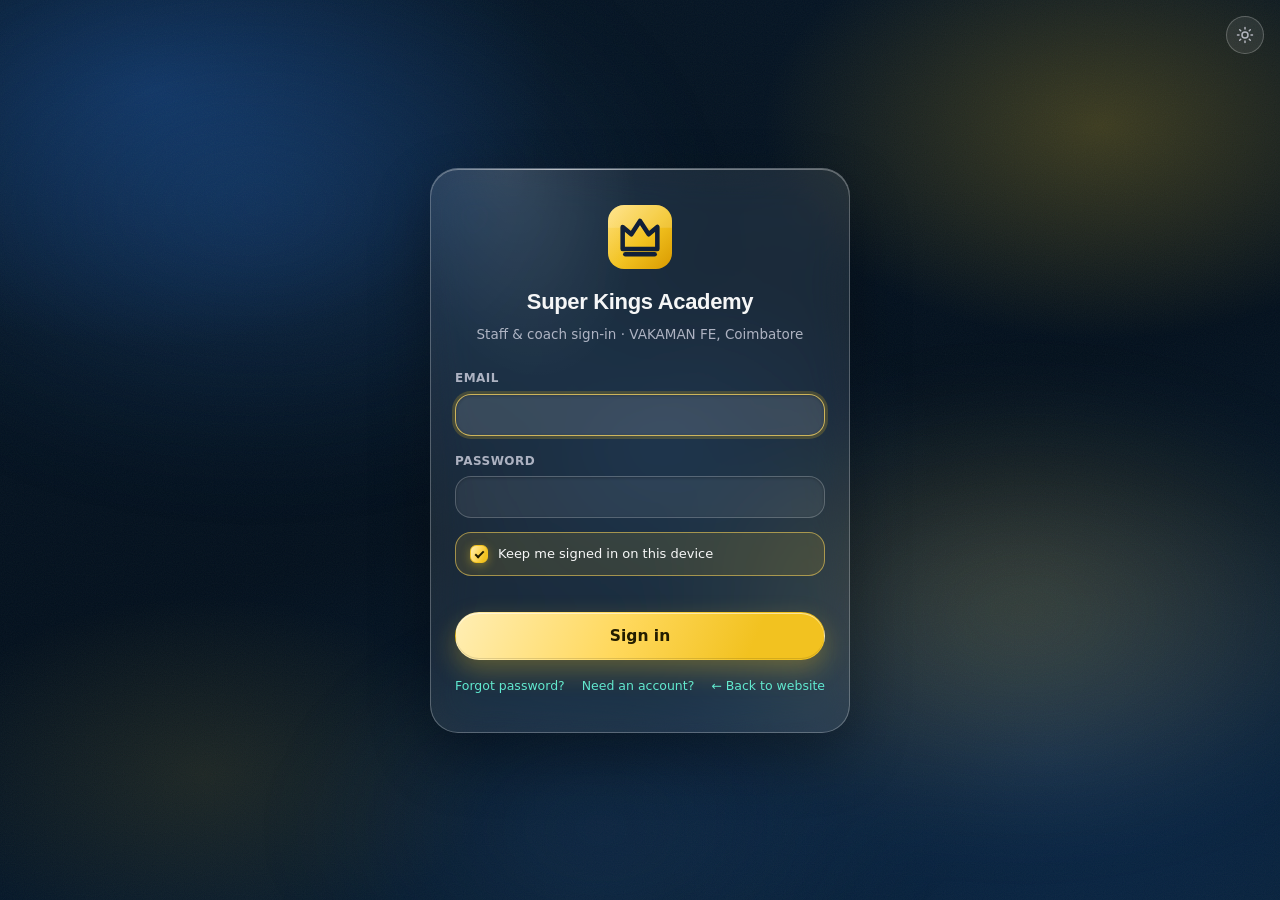
<file: coach.html>
<!doctype html>
<html lang="en" data-theme="dark">
<head>
<meta charset="utf-8" />
<meta name="viewport" content="width=device-width,initial-scale=1,viewport-fit=cover" />
<title>Coach · Super Kings Academy</title>
<link rel="icon" href="assets/img/favicon.svg" type="image/svg+xml" />
<link rel="icon" href="assets/img/favicon-32.png" sizes="32x32" type="image/png" />
<link rel="alternate icon" href="favicon.ico" sizes="32x32 16x16" />
<link rel="apple-touch-icon" href="assets/img/apple-touch-icon.png" />
<meta name="description" content="Coach register for Super Kings Academy at VAKAMAN FE, Coimbatore — mark your own batch present or absent, and see how the month has actually run." />
<script>
  /* blocking: applies the persisted theme before first paint, else the
     page renders dark and flashes. Raw string, not JSON. */
  try { document.documentElement.dataset.theme = localStorage.getItem("ska-theme") || "dark"; } catch (e) {}
  document.documentElement.className += " lt-js";
</script>
<link rel="stylesheet" href="assets/css/glass.css?v=35" />
<style>
  /* Page-local layout only. Glass, pills, tables, stat cards, empty states
     and the .att-grid / .att-tile base all come from glass.css.

     WHY EVERYTHING HERE IS BIGGER THAN THE DESIGN SYSTEM'S DEFAULT
     This is the one screen used standing up, outdoors, one-handed, on a
     phone, in Coimbatore sun, by someone whose other hand is holding a
     ball. Every control a coach touches is at least 48px on its short
     edge and the register is a single column on a phone. The manager's
     attendance screen is a desk screen and can afford denser tiles; this
     one cannot. */

  /* ---------- toolbar ---------- */
  .co-bar { display: flex; align-items: center; gap: var(--gap-3); flex-wrap: wrap; justify-content: space-between; }
  .co-bar .left, .co-bar .right { display: flex; align-items: center; gap: var(--gap-2); flex-wrap: wrap; }
  .co-bar select { min-width: 210px; }
  .co-note { font-size: 12.5px; color: var(--ink-low); }
  .co-note b { color: var(--ink-mid); font-weight: 650; }

  /* ---------- the register ---------- */
  .att-grid { grid-template-columns: repeat(auto-fill, minmax(330px, 1fr)); gap: 10px; }

  /* The tile is NOT the tap target. Present and Absent are two different
     recorded facts and a single toggling tile cannot express "absent"
     separately from "not marked yet" — and those three states are the
     entire point of a register. */
  .att-tile { cursor: default; align-items: center; padding: 10px 12px; }
  .att-tile:active { transform: none; }
  .att-tile .av { width: 38px; height: 38px; font-size: 13px; }
  .att-tile .who { min-width: 0; flex: 1 1 auto; display: flex; flex-direction: column; gap: 1px; }
  .att-tile .nm { font-size: 14px; white-space: nowrap; overflow: hidden; text-overflow: ellipsis; }
  .att-tile .bt { white-space: nowrap; overflow: hidden; text-overflow: ellipsis; }
  .att-tile .bt .drop { color: var(--tx-red); font-weight: 700; }
  .att-tile .bt .ok { color: var(--tx-green); font-weight: 700; }

  .att-acts { display: flex; gap: 6px; flex: none; }
  .att-btn {
    min-width: 72px; min-height: 48px;
    padding: 0 12px;
    border-radius: var(--r-sm);
    border: 1px solid var(--tile-border);
    background: var(--tile-bg);
    color: var(--ink-mid);
    font-family: var(--font-body);
    font-size: 13px; font-weight: 700;
    cursor: pointer;
    -webkit-tap-highlight-color: transparent;
    transition: background 0.2s ease, border-color 0.2s ease, color 0.2s ease, transform 0.25s var(--ease-spring);
  }
  .att-btn:hover { border-color: var(--input-border-hover); color: var(--ink-hi); }
  .att-btn:active { transform: scale(0.94); }
  .att-btn:focus-visible { outline: 2px solid var(--gold-400); outline-offset: 2px; }
  .att-btn[aria-pressed="true"][data-mark="present"] {
    color: #06281f; background: linear-gradient(135deg, #6ee7b7, #34d399);
    border-color: transparent; box-shadow: 0 4px 12px rgba(52, 211, 153, 0.3);
  }
  .att-btn[aria-pressed="true"][data-mark="absent"] {
    color: var(--tx-red); background: rgba(255, 107, 107, 0.16);
    border-color: rgba(220, 80, 86, 0.55);
  }

  /* Absent needs its own tile skin — glass.css ships .present only. */
  .att-tile.absent { border-color: rgba(220, 80, 86, 0.42); background: rgba(255, 107, 107, 0.09); }
  .att-tile.absent .av { background: linear-gradient(135deg, #ff9d9d, #ff6b6b); color: #3a0a0a; }
  .att-tile.saving { opacity: 0.55; }
  .att-tile.saving .att-btn { pointer-events: none; }

  .co-legend { display: flex; gap: 14px; flex-wrap: wrap; font-size: 11.5px; color: var(--ink-low); margin-top: var(--gap-3); }
  .co-legend i { display: inline-block; width: 11px; height: 11px; border-radius: 4px; margin-right: 6px; vertical-align: -1px; }
  .co-legend .i-p { background: linear-gradient(135deg, #6ee7b7, #34d399); }
  .co-legend .i-a { background: rgba(255, 107, 107, 0.5); border: 1px solid rgba(220, 80, 86, 0.6); }
  .co-legend .i-u { background: var(--tile-bg); border: 1px solid var(--tile-border); }
  .co-legend .i-m { background: rgba(255, 107, 107, 0.16); border: 1px solid rgba(220, 80, 86, 0.55); }
  .co-legend .i-h { background: rgba(52, 211, 153, 0.16); border: 1px solid rgba(52, 211, 153, 0.5); }
  .co-legend .i-s { background: transparent; border: 1px dashed var(--input-border-hover); }
  .co-legend .i-o { background: var(--tile-bg); border: 1px solid var(--tile-border); }

  /* ---------- month calendar ---------- */
  .cal-head { display: flex; align-items: center; justify-content: space-between; gap: var(--gap-2); margin-bottom: var(--gap-3); }
  .cal-head .m { font-family: var(--font-display); font-weight: 700; font-size: 16px; color: var(--ink-hi); }
  .cal { display: grid; grid-template-columns: repeat(7, minmax(0, 1fr)); gap: 6px; }
  .cal .dow {
    text-align: center; font-size: 10px; font-weight: 700;
    letter-spacing: 0.1em; text-transform: uppercase;
    color: var(--ink-faint); padding-bottom: 2px;
  }
  .cal .cell {
    position: relative; min-height: 54px;
    display: flex; flex-direction: column; align-items: center; justify-content: center; gap: 2px;
    padding: 6px 3px;
    border-radius: 12px;
    border: 1px solid transparent;
    background: transparent;
    font-family: var(--font-body);
    color: var(--ink-faint);
    transition: transform 0.25s var(--ease-spring), border-color 0.2s ease, background 0.2s ease;
  }
  .cal button.cell { cursor: pointer; -webkit-tap-highlight-color: transparent; }
  .cal button.cell:active { transform: scale(0.94); }
  .cal button.cell:focus-visible { outline: 2px solid var(--gold-400); outline-offset: 2px; }
  .cal .cell .d { font-size: 13px; font-weight: 650; font-variant-numeric: tabular-nums; line-height: 1; }
  .cal .cell .n { font-size: 10px; line-height: 1; opacity: 0.9; }
  .cal .cell.pad { visibility: hidden; }
  .cal .cell.sched { border-color: var(--input-border); border-style: dashed; color: var(--ink-mid); }
  .cal .cell.held { background: rgba(52, 211, 153, 0.14); border-color: rgba(52, 211, 153, 0.45); color: var(--tx-green); }
  .cal .cell.missing { background: rgba(255, 107, 107, 0.13); border-color: rgba(220, 80, 86, 0.5); color: var(--tx-red); }
  .cal .cell.cancelled { background: var(--tile-bg); border-color: var(--tile-border); color: var(--ink-low); }
  .cal .cell.today { box-shadow: 0 0 0 2px rgba(255, 216, 61, 0.8); }
  .cal .cell.sel {
    background: var(--gold-grad); border-color: transparent; color: #231d00;
    box-shadow: 0 6px 18px rgba(247, 203, 21, 0.35);
  }
  .cal .cell.sel .n { color: #231d00; }

  /* ---------- per-student standing ---------- */
  .std-row { display: flex; align-items: center; gap: 11px; padding: 11px 2px; border-bottom: 1px solid var(--line); }
  .std-row:last-child { border-bottom: none; }
  .std-row .av {
    width: 36px; height: 36px; flex: none; border-radius: 50%;
    display: grid; place-items: center; font-size: 12.5px; font-weight: 700;
    color: #231d00; background: var(--gold-grad);
  }
  /* flex column, not two inline spans: the name sits ABOVE the figures and
     a bare <span> inside a <span> stacks nowhere. */
  .std-row .std-body { flex: 1 1 auto; min-width: 0; display: flex; flex-direction: column; gap: 1px; }
  .std-row .std-name { font-size: 13.5px; font-weight: 650; color: var(--ink-hi); white-space: nowrap; overflow: hidden; text-overflow: ellipsis; }
  .std-row .std-sub { font-size: 11.5px; color: var(--ink-low); }
  .std-row .std-sub .drop { color: var(--tx-red); font-weight: 700; }
  .std-row .std-rate {
    flex: none; font-family: var(--font-display); font-weight: 700;
    font-size: 17px; font-variant-numeric: tabular-nums; color: var(--ink-hi);
  }
  .std-row .tag {
    font-size: 10px; font-weight: 700; letter-spacing: 0.06em; text-transform: uppercase;
    color: var(--ink-low); border: 1px solid var(--chip-border); border-radius: var(--r-pill);
    padding: 1px 7px; margin-left: 6px;
  }

  /* A red number needs no gradient — --tx-red is theme-aware, the gradient
     is not. Overriding the fill is what un-clips the text colour. */
  .stat-card.danger .stat-value { background: none; -webkit-text-fill-color: var(--tx-red); color: var(--tx-red); }

  /* Sticky toolbar + find bar, same as the manager's register and for a
     stronger reason: this is the page a coach stands at the nets with. At
     125 students a batch is ~60 names — 11 screens on a phone, and the
     coach is the one holding the phone. --nav-h is the space the design
     system reserves for the fixed nav, --devbar-h is measured by core.js;
     hand-picked offsets put the bar 18px behind the nav. */
  .co-bar-wrap { position: sticky; z-index: 20; top: calc(var(--devbar-h, 0px) + var(--nav-h) + 6px); }
  .co-find { display: flex; gap: 8px; align-items: center; flex-wrap: wrap; margin-top: 10px; }
  .co-find input { flex: 1 1 190px; min-width: 0; }
  .co-find .chip { flex: none; }
  .co-shown { font-size: 12px; color: var(--ink-low); font-weight: 650; white-space: nowrap; }

  @media (max-width: 699px) {
    /* Four full-width tiles would push the calendar most of a screen down.
       The design system collapses cols-4 to one column on a phone; this
       page keeps two, because the numbers are short. */
    .lt-grid.cols-4 { grid-template-columns: repeat(2, minmax(0, 1fr)); }
    .stat-card { padding: var(--gap-2) var(--gap-3); }
    .stat-card .stat-value { font-size: 22px; }

    .att-grid { grid-template-columns: 1fr; }
    .co-bar select { min-width: 0; width: 100%; }
    .co-bar .left, .co-bar .right { width: 100%; }
    /* One column on a phone still leaves a long Tamil surname fighting two
       48px buttons for the width. Wrap the name rather than truncate it —
       a register is read to identify a child, so the name is the one thing
       that must never end in an ellipsis. Releasing white-space alone is
       not enough: "Krishnamurthy" is one word and one word cannot wrap, so
       the ellipsis rule has to come off with it. */
    .att-tile .nm, .std-row .std-name {
      white-space: normal; overflow: visible; text-overflow: clip;
      /* Wrap at the SPACE, not inside the word. `overflow-wrap: anywhere`
         rendered "Aarav Krishnamur / thy" and "Tharun Vaidyanath / an",
         which is harder to read on a register than the ellipsis it was
         introduced to avoid. break-word only splits a word that cannot
         fit on a line of its own, so a normal first/last name simply
         wraps between the two. */
      overflow-wrap: break-word;
      hyphens: none;
    }
    /* Let the two buttons give ground before the name does — the name is
       what the register is read for. */
    .att-btn { min-width: 58px; flex: 0 1 auto; }
    .att-tile .who { min-width: 0; flex: 1 1 auto; }
    .cal { gap: 4px; }
    .cal .cell { min-height: 46px; border-radius: 10px; }
    .cal .cell .d { font-size: 12px; }
  }
</style>
</head>
<body>
  <div class="lt-bg" aria-hidden="true"></div>

  <main class="lt-main lt-page">

    <div class="card-head" style="margin-bottom:0;">
      <div>
        <div class="kicker">Coach</div>
        <h2>Your register</h2>
        <div class="sub">One tap per student. Every mark saves on its own — there is nothing to submit.</div>
      </div>
      <div class="flex wrap">
        <input type="date" id="coDate" style="width:auto;" aria-label="Session date" />
        <span class="pill gold" id="coCount" role="status" aria-live="polite">—</span>
      </div>
    </div>

    <!-- Which batch. The list comes from my_attendance_batches(), which is
         the only way a coach discovers a batch at all. -->
    <div class="co-bar-wrap">
      <div class="glass glass-card tight reveal">
        <div class="co-bar">
          <div class="left">
            <span class="lt-filter"><select id="batchSelect" aria-label="Batch"></select></span>
            <span class="co-note" id="batchMeta"></span>
          </div>
          <div class="right">
            <span class="pill green hide" id="pillPresent">—</span>
            <span class="pill red hide" id="pillAbsent">—</span>
            <button type="button" class="btn btn-glass btn-sm" id="restPresent" disabled>Mark the rest present</button>
          </div>
        </div>
        <div class="co-find">
          <input type="search" id="coFind" placeholder="Find a student…" autocomplete="off"
                 aria-label="Find a student in this register" />
          <button type="button" class="chip" id="coUnmarked" aria-pressed="false">Still to mark</button>
          <span class="co-shown" id="coShown"></span>
        </div>
      </div>
    </div>

    <!-- The register itself: first thing under the picker, because it is
         what the coach opened this page to do. -->
    <div class="glass glass-card reveal d1">
      <div class="card-head">
        <div>
          <h2 style="font-size:18px;" id="regTitle">Today's session</h2>
          <div class="sub" id="regSub">VAKAMAN FE</div>
        </div>
        <span class="co-note" id="savedNote"></span>
      </div>
      <div class="att-grid" id="grid"></div>
      <div class="co-legend">
        <span><i class="i-p"></i>Present</span>
        <span><i class="i-a"></i>Absent</span>
        <span><i class="i-u"></i>Not marked yet</span>
      </div>
    </div>

    <!-- How the month has run. Every figure below is returned by
         my_attendance_insights(); nothing on this page derives one. -->
    <div class="lt-grid cols-4 reveal d2">
      <div class="glass stat-card"><span class="stat-value" id="sHeld">—</span><span class="stat-copy">Sessions held</span></div>
      <div class="glass stat-card" id="sMissedCard"><span class="stat-value" id="sMissed">—</span><span class="stat-copy">Registers not taken</span></div>
      <div class="glass stat-card"><span class="stat-value" id="sRate">—</span><span class="stat-copy">Attendance rate</span></div>
      <div class="glass stat-card"><span class="stat-value" id="sAvg">—</span><span class="stat-copy">Average present</span></div>
    </div>

    <div class="dash-bottom">
      <div class="glass glass-card reveal d3">
        <div class="cal-head">
          <div>
            <div class="kicker">Your month</div>
            <div class="m" id="calMonth">—</div>
          </div>
          <div class="flex">
            <button type="button" class="btn btn-icon btn-glass" id="calPrev" aria-label="Previous month">‹</button>
            <button type="button" class="btn btn-icon btn-glass" id="calNext" aria-label="Next month">›</button>
          </div>
        </div>
        <div id="calHost"></div>
        <div class="co-legend">
          <span><i class="i-h"></i>Register taken</span>
          <span><i class="i-m"></i>No register</span>
          <span><i class="i-s"></i>Still to come</span>
          <span><i class="i-o"></i>Called off</span>
        </div>
      </div>

      <div class="glass glass-card reveal d4">
        <div class="card-head">
          <div>
            <div class="kicker">Who to look at</div>
            <h2 style="font-size:18px;">Standing, weakest first</h2>
            <div class="sub" id="stdSub">Ordered by absences in a row, then by attendance rate.</div>
          </div>
          <span class="pill red hide" id="watchPill">—</span>
        </div>
        <div id="students"></div>
      </div>
    </div>

  </main>

  <script src="assets/js/core.js?v=35"></script>
  <script src="assets/js/cloud.js?v=35"></script>
  <script src="assets/js/dev-data.js?v=35"></script>
  <script>
    /* page script last. core.js MUST NOT be in <head> — its ink-filter
       IIFE returns early if document.body is missing and never retries. */
    (function () {
      "use strict";

      /* ============================================================
         THE COACH SCREEN

         WHY THIS PAGE TOUCHES NO TABLE.
         `app_metadata.am_role = 'coach'` passes NO RLS policy. Every
         policy on every shared table tests auth_role() = 'staff', which a
         coach fails, so GET /members or /enrollments as a coach returns
         [] with HTTP 200 — not an error. A page built that way renders a
         blank academy and looks healthy doing it, which is the single
         worst failure mode available here: an empty academy and a broken
         one must never look alike.

         So a coach's entire reach is four SECURITY DEFINER functions, and
         this page calls those and nothing else:

           my_centres(p_tenant)                      the centres they may mark
           my_attendance_batches(p_tenant, p_date)   the batches they may open
           attendance_roster(p_tenant, p_batch, p_date)
           mark_attendance(p_tenant, p_batch, p_date, p_enrollment, p_status, …)
           my_attendance_insights(p_tenant, p_batch, p_from, p_to)

         my_attendance_insights REQUIRES p_batch. It is a TARGET, not a
         filter, and that is exactly what lets a coach call it —
         assert_attendance_access(tenant, batch) can check that one batch's
         centre against their assignment. attendance_history() and
         attendance_dashboard() take p_batch as an optional FILTER, so a
         null would wave the whole academy through; they keep the staff
         guard and are deliberately NOT called here.

         IT RETURNS ITS STUDENT ARRAY UNDER 'students'.
         The iOS client reads 'standings' and therefore renders an empty
         panel forever. See 2026-08-01c / 2026-08-01d.

         NO PHONE NUMBERS ON THIS SCREEN. attendance_roster() does return a
         phone column, and a coach can call it — but the coach tier was
         agreed as "the register and who turned up, not contact details",
         so nothing here renders one and the DEV fixture below does not
         even carry one. A leaked coach login should cost a list of first
         names, not every parent's number.

         NO MONEY, ANYWHERE. Attendance has no amounts, and no rate or
         count on this page is computed in JavaScript: each one is either
         returned by a shared SQL function or is a count of the rows
         already on screen.
         ============================================================ */

      /* NOT staffOnly — this is the coach's own page, and a staff member
         opening it is fine too (assert_attendance_access lets staff and
         operators through). The shell is minimal: the manager tabs all
         lead to screens a coach cannot load. The brand mark still points
         at dashboard.html, which bounces a coach straight back here. */
      if (!LT.auth.require()) return;
      LT.managerShell("coach.html", { minimal: true });

      var dateEl    = LT.$("#coDate");
      var batchEl   = LT.$("#batchSelect");
      var metaEl    = LT.$("#batchMeta");
      var countEl   = LT.$("#coCount");
      var presentPill = LT.$("#pillPresent");
      var absentPill  = LT.$("#pillAbsent");
      var restBtn   = LT.$("#restPresent");
      var gridHost  = LT.$("#grid");
      var calHost   = LT.$("#calHost");
      var calMonthEl = LT.$("#calMonth");
      var calPrev   = LT.$("#calPrev");
      var calNext   = LT.$("#calNext");
      var stdHost   = LT.$("#students");
      var stdSub    = LT.$("#stdSub");
      var watchPill = LT.$("#watchPill");
      var regTitle  = LT.$("#regTitle");
      var regSub    = LT.$("#regSub");
      var savedNote = LT.$("#savedNote");
      var sHeld = LT.$("#sHeld"), sMissed = LT.$("#sMissed");
      var sRate = LT.$("#sRate"), sAvg = LT.$("#sAvg");
      var sMissedCard = LT.$("#sMissedCard");

      var VENUE = "VAKAMAN FE";
      var ISO_DAYS = ["", "Mon", "Tue", "Wed", "Thu", "Fri", "Sat", "Sun"];
      var MONTHS = ["January", "February", "March", "April", "May", "June",
                    "July", "August", "September", "October", "November", "December"];

      var state = {
        batches: [],
        centres: null,      /* bigint[] from my_centres, or null if it failed */
        centresP: null,     /* the in-flight promise; the empty state waits on it */
        batchId: null,
        date: LT.today(),   /* the register's date. LOCAL date, never toISOString */
        month: LT.today(),  /* any date inside the month the calendar shows */
        rows: [],           /* attendance_roster rows, exactly as returned */
        session: null,
        insights: null,     /* my_attendance_insights, exactly as returned */
        stats: {},          /* enrollment_id -> the student object it returned */
        seq: 0,             /* stale-response guard: batch/date switch fast */
        insSeq: 0,
        insTimer: null
      };

      /* ============================================================
         SMALL HELPERS — dates, labels, zones
         ============================================================ */

      /* ISO weekday, 1 = Monday … 7 = Sunday, matching batches.days in
         Postgres. JS getDay() is 0 = Sunday, which is the off-by-one that
         puts a Monday batch on Sunday. */
      function isoDow(iso) {
        var d = new Date(iso + "T00:00:00").getDay();
        return d === 0 ? 7 : d;
      }
      function monthStart(iso) { return iso.slice(0, 7) + "-01"; }
      function monthEnd(iso) {
        var y = Number(iso.slice(0, 4)), m = Number(iso.slice(5, 7));
        return LT.isoDate(new Date(y, m, 0));   /* day 0 of next month = last of this */
      }
      function addMonths(iso, n) {
        var y = Number(iso.slice(0, 4)), m = Number(iso.slice(5, 7));
        return LT.isoDate(new Date(y, m - 1 + n, 1));
      }
      function shiftIso(iso, days) {
        var d = new Date(iso + "T00:00:00");
        d.setDate(d.getDate() + days);
        return LT.isoDate(d);
      }
      function monthLabel(iso) {
        return MONTHS[Number(iso.slice(5, 7)) - 1] + " " + iso.slice(0, 4);
      }
      function sameMonth(a, b) { return a.slice(0, 7) === b.slice(0, 7); }

      /* Timestamps ALWAYS carry their zone. The database renders UTC and
         the academy reads IST; printing a bare time is exactly how two
         numbers that are not comparable end up compared. */
      function istTime(ts) {
        if (!ts) return "";
        var d = new Date(ts);
        if (isNaN(d.getTime())) return "";
        try {
          return d.toLocaleTimeString("en-IN", {
            hour: "2-digit", minute: "2-digit", hour12: false, timeZone: "Asia/Kolkata"
          }) + " IST";
        } catch (e) {
          return d.toISOString().slice(11, 16) + " UTC";
        }
      }

      function hhmm(t) { return String(t || "").slice(0, 5); }
      function pct(v) { return (v === null || v === undefined) ? "—" : (v + "%"); }
      function num(v) { return (v === null || v === undefined) ? "—" : String(v); }

      /* batches.days is int[] (ISO 1..7) in Postgres. Accept a human string
         too rather than assuming — the DEV sample carries one. */
      function daysLabel(days) {
        if (!days) return "";
        if (typeof days === "string") return days;
        if (Object.prototype.toString.call(days) === "[object Array]") {
          return days.map(function (n) { return ISO_DAYS[n] || ""; })
                     .filter(Boolean).join(", ");
        }
        return "";
      }

      function runsOn(batch, iso) {
        var d = batch && batch.days;
        if (Object.prototype.toString.call(d) !== "[object Array]" || !d.length) return null;
        return d.indexOf(isoDow(iso)) !== -1;
      }

      function batchById(id) {
        for (var i = 0; i < state.batches.length; i++) {
          if (String(state.batches[i].id) === String(id)) return state.batches[i];
        }
        return null;
      }

      /* my_attendance_batches returns batch_id/batch_name/centre_name…;
         one shape in, one shape used. */
      function normalizeBatch(r) {
        return {
          id: r.batch_id, name: r.batch_name,
          centre_id: r.centre_id, centre_name: r.centre_name,
          sport: r.sport, start_time: r.start_time, end_time: r.end_time,
          days: r.days, students: r.students,
          session_status: r.session_status
        };
      }

      /* ============================================================
         DEV SAMPLE DATA

         Shaped here, from SKA_DEV, because the coach RPCs return shapes
         the sample file does not hold. Reached ONLY when the real call has
         already failed AND LT_CLOUD.DEV is true, so a live failure still
         renders "could not load".

         It mirrors the LIVE shape exactly, including what the live
         function does NOT return — see the note on `watch` further down.
         A fixture richer than the real answer teaches the page a habit the
         database will not honour.
         ============================================================ */

      var DEV_ISO = { mon: 1, tue: 2, wed: 3, thu: 4, fri: 5, sat: 6, sun: 7 };

      /* "Mon, Wed, Fri" and "Mon to Sat" -> [1,3,5] / [1,2,3,4,5,6].
         Sample-data parsing only; the live rows already carry int[]. */
      function devDays(s) {
        var t = String(s || "").toLowerCase();
        var range = t.match(/([a-z]{3})[a-z]*\s+to\s+([a-z]{3})/);
        var out = [], i;
        if (range && DEV_ISO[range[1]] && DEV_ISO[range[2]]) {
          for (i = DEV_ISO[range[1]]; i <= DEV_ISO[range[2]]; i++) out.push(i);
          return out;
        }
        t.split(/[,/]/).forEach(function (p) {
          var k = p.trim().slice(0, 3);
          if (DEV_ISO[k] && out.indexOf(DEV_ISO[k]) === -1) out.push(DEV_ISO[k]);
        });
        return out.sort();
      }

      function devMembersIn(batchName) {
        var all = (window.SKA_DEV && SKA_DEV.members) || [];
        return all.filter(function (m) { return m.batch === batchName; });
      }

      function devBatches() {
        var b = (window.SKA_DEV && SKA_DEV.batches) || [];
        return b.map(function (x) {
          return {
            batch_id: x.id, batch_name: x.name,
            centre_id: 1, centre_name: VENUE,
            sport: x.sport, start_time: x.start_time, end_time: x.end_time,
            days: devDays(x.days),
            students: devMembersIn(x.name).length,
            marked: 0, session_status: null
          };
        });
      }

      function devRoster(batchId, date) {
        var b = batchById(batchId);
        if (!b) return [];
        var mine = devMembersIn(b.name);
        var isToday = date === LT.today();
        return mine.map(function (m, i) {
          /* Today reads as a half-taken register — present, absent and
             not-yet-marked all on screen. An older date reads as finished. */
          var status = isToday
            ? (i % 4 === 3 ? null : (i % 5 === 2 ? "absent" : "present"))
            : (i % 6 === 4 ? "absent" : "present");
          return {
            session_id: 900000 + b.id,
            session_status: "held",
            session_note: null,
            session_marked_at: isToday ? new Date().toISOString() : (date + "T01:10:00Z"),
            session_marked_by: "sample@local",
            enrollment_id: m.id,
            member_id: m.id,
            member_name: m.name,
            parent_name: null,
            /* no phone key at all — see the header */
            sport: m.sport,
            attendance_id: status ? 800000 + m.id : null,
            attendance_status: status,
            reason: null,
            attendance_note: null
          };
        });
      }

      function devInsights(batchId, from, to) {
        var b = batchById(batchId);
        var today = LT.today();
        if (!b) return null;

        var days = Object.prototype.toString.call(b.days) === "[object Array]" ? b.days : [];
        var first = shiftIso(today, -70);          /* the batch's first session */
        var cal = [], held = 0, missing = 0, present = 0, absent = 0;
        var cur = from, guard = 0, n = 0;

        while (cur <= to && guard++ < 400) {
          var sched = days.indexOf(isoDow(cur)) !== -1;
          var state_ = "none", p = 0, a = 0;
          if (sched && cur < today && cur >= first) {
            n++;
            /* Cadence chosen so a normal month shows one called-off day and
               one un-taken register — the two states a reviewer most needs
               to see, and the ones an all-green sample would hide. */
            if (n % 9 === 0) { state_ = "off"; }
            else if (n % 5 === 0) { state_ = "missing"; missing++; }
            else {
              state_ = "held"; held++;
              p = Math.max(1, devMembersIn(b.name).length - (n % 3));
              a = (n % 3);
              present += p; absent += a;
            }
          }
          cal.push({ date: cur, scheduled: sched, state: state_, present: p, absent: a });
          cur = shiftIso(cur, 1);
        }

        /* Authored, not computed. This page must never work out a rate,
           and a fixture that does it teaches exactly the wrong shape. */
        var students = devStudents(b, today);
        return {
          batch: {
            id: b.id, name: b.name, sport: b.sport, centre: VENUE,
            start_time: b.start_time, end_time: b.end_time, days: b.days
          },
          range: { from: from, to: to, today: today, first_session: first },
          summary: {
            held: held, off: cal.filter(function (c) { return c.state === "off"; }).length,
            missing: missing, present: present, absent: absent,
            rate: 84, avg_present: 4.2,
            students: students.length,
            watch: students.filter(function (s) { return s._sample_watch; }).length
          },
          calendar: cal,
          students: students
        };
      }

      function devStudents(b, today) {
        var mine = devMembersIn(b.name);
        /* Fixed columns, cycled — enough shape for the panel to be worth
           looking at, with two children clearly slipping. */
        var SES = [10, 10, 9, 10, 8, 10];
        var PRE = [10, 8, 4, 9, 3, 7];
        var RAT = [100, 80, 44, 90, 38, 70];
        var STK = [0, 1, 4, 0, 3, 2];
        var out = mine.map(function (m, i) {
          var k = i % 6;
          return {
            enrollment_id: m.id, name: m.name,
            status: m.status === "paused" ? "paused" : "active",
            sessions: SES[k], present: PRE[k], absent: SES[k] - PRE[k],
            rate: RAT[k], absent_streak: STK[k],
            last_present: shiftIso(today, -(1 + k * 3)),
            /* Marked in the FIXTURE, never derived from the rows. It feeds
               summary.watch below and nothing else — the page does not read
               it, because the live function returns no such key. */
            _sample_watch: STK[k] >= 3 || RAT[k] < 60
          };
        });
        /* The SQL returns these ordered; the sample must arrive ordered too
           or the panel's whole claim ("weakest first") is a lie in DEV. */
        out.sort(function (x, y) {
          if (y.absent_streak !== x.absent_streak) return y.absent_streak - x.absent_streak;
          if (x.rate !== y.rate) return x.rate - y.rate;
          return x.name < y.name ? -1 : 1;
        });
        return out;
      }

      /* ============================================================
         BATCHES — nothing on this page works without one
         ============================================================ */

      function loadBatches() {
        LT.skeleton(gridHost, 5);
        LT.skeleton(calHost, 4);
        LT.skeleton(stdHost, 4);

        /* Independent reads, so they go together. The database answers each
           in single-digit milliseconds; the ~180 ms is the round trip to
           Tokyo, so the only thing that makes this page fast is not waiting
           for one before starting the next.

           This one never rejects: a failed my_centres() resolves to null,
           which means "unknown" and is NOT the same as the empty array
           that means "assigned to nothing". Only the empty state reads it,
           and it waits for this promise rather than racing it. */
        state.centresP = LT_CLOUD.myCentres()
          .then(function (ids) { return ids || []; })
          .catch(function () { return null; });

        LT_CLOUD.myAttendanceBatches(state.date)
          .then(function (rows) { haveBatches(rows || []); })
          .catch(function (err) {
            if (LT_CLOUD.DEV) { haveBatches(devBatches()); return; }
            batchEl.innerHTML = '<option value="">—</option>';
            batchEl.disabled = true;
            restBtn.disabled = true;
            LT.fail(gridHost, err);
            LT.fail(calHost, err);
            LT.fail(stdHost, err);
          });
      }

      function haveBatches(rows) {
        state.batches = rows.map(normalizeBatch);

        if (!state.batches.length) { noBatches(); return; }

        var saved = LT.store.read("coach-batch", null);
        var wanted = (saved !== null && batchById(saved)) ? saved : state.batches[0].id;
        state.batchId = wanted;

        batchEl.disabled = false;
        batchEl.innerHTML = state.batches.map(function (b) {
          var t = hhmm(b.start_time) && hhmm(b.end_time) ? hhmm(b.start_time) + "–" + hhmm(b.end_time) : "";
          return '<option value="' + LT.esc(b.id) + '"' +
                 (String(b.id) === String(wanted) ? " selected" : "") + ">" +
                 LT.esc(b.name) + (t ? " · " + LT.esc(t) : "") + "</option>";
        }).join("");

        loadAll();
      }

      /* An empty list has two completely different causes and a coach can
         only act on one of them. Say which — and wait for my_centres()
         before saying it, rather than reading whichever answer happened to
         land first. */
      function noBatches() {
        batchEl.innerHTML = '<option value="">No batches</option>';
        batchEl.disabled = true;
        restBtn.disabled = true;
        countEl.textContent = "—";
        regTitle.textContent = "No register";
        regSub.textContent = VENUE;

        var p = state.centresP || Promise.resolve(null);
        p.then(function (centres) {
          state.centres = centres;
          paintNoBatches(centres !== null && centres.length === 0);
        });
      }

      function paintNoBatches(unassigned) {
        if (unassigned) {
          gridHost.innerHTML =
            '<div class="lt-empty" style="grid-column:1/-1;">' +
            '<div class="lt-empty-t">You are not on a centre yet</div>' +
            '<div class="lt-empty-s">Your sign-in works, but nobody has assigned you to ' + LT.esc(VENUE) +
            ' yet, so there is no register for you to open. Ask the academy office to add you — it takes them a minute ' +
            'and this screen fills in the moment they do.</div></div>';
        } else {
          gridHost.innerHTML =
            '<div class="lt-empty" style="grid-column:1/-1;">' +
            '<div class="lt-empty-t">No batches at ' + LT.esc(VENUE) + ' yet</div>' +
            '<div class="lt-empty-s">You are assigned to the venue, but it has no active batch for you to mark. ' +
            'A batch carries its days, its start and end time and its coach — the academy office creates it, ' +
            'and it appears here straight away.</div></div>';
        }
        LT.empty(calHost, "Nothing to show yet", "The month fills in as registers are taken.");
        LT.empty(stdHost, "Nothing to show yet", "Per-student standing appears once a batch has been marked at least once.");
      }

      /* ============================================================
         THE TWO READS FOR A BATCH — the register, and the month
         ============================================================ */

      function loadAll() {
        loadRoster();
        loadInsights();
      }

      function loadRoster() {
        var seq = ++state.seq;
        var b = state.batchId, d = state.date;

        /* Drop the old rows before the new ones land. A tile left over from
           another batch is worse than a skeleton. */
        state.rows = [];
        state.session = null;

        paintBatchMeta();
        LT.skeleton(gridHost, 5);
        countEl.textContent = "…";
        presentPill.classList.add("hide");
        absentPill.classList.add("hide");
        restBtn.disabled = true;
        savedNote.textContent = "";

        LT_CLOUD.attendanceRoster(b, d)
          .then(function (rows) { if (seq === state.seq) haveRoster(rows || []); })
          .catch(function (err) {
            if (seq !== state.seq) return;
            if (LT_CLOUD.DEV) { haveRoster(devRoster(b, d)); return; }
            state.rows = [];
            countEl.textContent = "—";
            LT.fail(gridHost, err);
          });
      }

      function loadInsights() {
        var seq = ++state.insSeq;
        var b = state.batchId;
        var from = monthStart(state.month), to = monthEnd(state.month);

        calMonthEl.textContent = monthLabel(state.month);
        calNext.disabled = sameMonth(state.month, LT.today()) || state.month > LT.today();
        LT.skeleton(calHost, 4);
        LT.skeleton(stdHost, 4);
        watchPill.classList.add("hide");
        sHeld.textContent = "…"; sMissed.textContent = "…";
        sRate.textContent = "…"; sAvg.textContent = "…";

        /* Positional arguments — cloud.js exposes
           myAttendanceInsights(batch, from, to), and it refuses a null
           batch before the request is even sent, because p_batch is the
           target the guard checks and a null would widen the query. */
        LT_CLOUD.myAttendanceInsights(b, from, to)
          .then(function (res) { if (seq === state.insSeq) haveInsights(res); })
          .catch(function (err) {
            if (seq !== state.insSeq) return;
            if (LT_CLOUD.DEV) { haveInsights(devInsights(b, from, to)); return; }
            state.insights = null;
            state.stats = {};
            sHeld.textContent = "—"; sMissed.textContent = "—";
            sRate.textContent = "—"; sAvg.textContent = "—";
            LT.fail(calHost, err);
            LT.fail(stdHost, err);
            repaintSublines();
          });
      }

      /* The insights answer changes the moment a register is saved. Refresh
         it after a write, trailing — a coach marking twenty students in
         twenty seconds should cause one re-read, not twenty. */
      function refreshInsightsSoon() {
        if (state.insTimer) clearTimeout(state.insTimer);
        state.insTimer = setTimeout(function () {
          state.insTimer = null;
          if (state.batchId != null) loadInsights();
        }, 1500);
      }

      function paintBatchMeta() {
        var b = batchById(state.batchId);
        if (!b) { metaEl.textContent = ""; return; }

        var bits = [];
        var dl = daysLabel(b.days);
        if (dl) bits.push(dl);
        if (hhmm(b.start_time)) bits.push(hhmm(b.start_time) + "–" + hhmm(b.end_time));
        if (b.students != null) bits.push(b.students + " enrolled");

        var html = LT.esc(bits.join(" · "));

        /* Whether the batch runs on the chosen day, from the same days
           array the SQL uses. Marking a day it does not run is allowed —
           mark_attendance creates the session either way — so this is a
           heads-up, not a block. */
        var runs = runsOn(b, state.date);
        if (runs === false) {
          html += (html ? " · " : "") +
            '<b>' + LT.esc(LT.dayName(state.date)) + " is not a class day</b>";
        }
        metaEl.innerHTML = html;

        regTitle.textContent = (state.date === LT.today() ? "Today · " : "") +
                               LT.dayName(state.date) + ", " + LT.shortDate(state.date);
        regSub.textContent = b.name + " · " + (b.centre_name || VENUE);
      }

      /* ============================================================
         THE REGISTER
         ============================================================ */

      function haveRoster(rows) {
        state.rows = rows;
        state.session = rows.length ? {
          id: rows[0].session_id,
          status: rows[0].session_status,
          marked_at: rows[0].session_marked_at,
          marked_by: rows[0].session_marked_by
        } : null;
        renderGrid();
        paintCounts();
        paintSaved();
      }

      /* Filters rows already in memory — no re-read. A coach filtering a
         register must not wait on a round trip to Tokyo. */
      var find = { q: "", unmarkedOnly: false };

      function visibleRows() {
        var q = find.q.trim().toLowerCase();
        return state.rows.filter(function (r) {
          if (find.unmarkedOnly && r.attendance_status) return false;
          if (q && String(r.member_name || "").toLowerCase().indexOf(q) < 0) return false;
          return true;
        });
      }

      function paintFindCount(shown) {
        var el = LT.$("#coShown");
        if (!el) return;
        var total = state.rows.length;
        el.textContent = !total ? ""
          : (shown === total ? total + " in this batch" : shown + " of " + total + " shown");
      }

      function renderGrid() {
        if (!state.rows.length) {
          var b = batchById(state.batchId);
          gridHost.innerHTML =
            '<div class="lt-empty" style="grid-column:1/-1;">' +
            '<div class="lt-empty-t">Nobody is enrolled in this batch</div>' +
            '<div class="lt-empty-s">A register lists enrolments, not members — a student has to be enrolled in ' +
            LT.esc((b && b.name) || "this batch") +
            ' before they can be marked, and only from their joining date onward. The academy office does that; ' +
            'they appear here for every session afterwards.</div></div>';
          return;
        }

        var rows = visibleRows();
        paintFindCount(rows.length);

        if (!rows.length) {
          gridHost.innerHTML =
            '<div class="lt-empty" style="grid-column:1/-1;">' +
            '<div class="lt-empty-t">' +
              (find.unmarkedOnly && !find.q ? "Everyone is marked" : "Nobody matches that") + "</div>" +
            '<div class="lt-empty-s">' +
              (find.unmarkedOnly && !find.q
                ? "Every student in this batch has a mark for this session."
                : "Clear the search to see the whole register.") + "</div>" +
            "</div>";
          return;
        }

        gridHost.innerHTML = rows.map(function (r) {
          var st = r.attendance_status;
          return '<div class="att-tile' + (st === "present" ? " present" : st === "absent" ? " absent" : "") +
            '" data-enr="' + LT.esc(r.enrollment_id) + '">' +
            '<span class="av">' + (st === "present" ? "✓" : st === "absent" ? "✕" : LT.esc(LT.initials(r.member_name))) + "</span>" +
            '<span class="who">' +
              '<span class="nm">' + LT.esc(r.member_name) + "</span>" +
              '<span class="bt" data-bt>' + subline(r) + "</span>" +
            "</span>" +
            '<span class="att-acts">' +
              '<button type="button" class="att-btn" data-mark="present" aria-pressed="' + (st === "present") +
                '" aria-label="Mark ' + LT.esc(r.member_name) + ' present">Present</button>' +
              '<button type="button" class="att-btn" data-mark="absent" aria-pressed="' + (st === "absent") +
                '" aria-label="Mark ' + LT.esc(r.member_name) + ' absent">Absent</button>' +
            "</span>" +
            "</div>";
        }).join("");
      }

      /* The line under a name: this student's standing when the insights
         call has answered, otherwise whatever the roster row itself
         carries. Both are returned values — nothing here is worked out. */
      function subline(r) {
        var s = state.stats[r.enrollment_id];
        if (s) {
          var out = LT.esc(pct(s.rate)) + " · " +
                    LT.esc(s.present + " of " + s.sessions) + " sessions";
          /* > 1, not > 0. A single absence is a child who missed the last
             session, which "last here" already says; putting it in red
             spends the one alarming colour on the most ordinary fact in
             the batch, and a colour that fires every day is one a coach
             learns to look past. */
          if (s.absent_streak > 1) {
            out += ' · <span class="drop">' +
                   LT.esc(s.absent_streak + " absent in a row") + "</span>";
          }
          return out;
        }
        if (r.attendance_status === "absent" && r.reason) return LT.esc(r.reason);
        return LT.esc(r.sport || "");
      }

      function repaintSublines() {
        LT.$$("[data-enr]", gridHost).forEach(function (tile) {
          var r = rowFor(tile.getAttribute("data-enr"));
          var bt = LT.$("[data-bt]", tile);
          if (r && bt) bt.innerHTML = subline(r);
        });
      }

      function rowFor(enr) {
        for (var i = 0; i < state.rows.length; i++) {
          if (String(state.rows[i].enrollment_id) === String(enr)) return state.rows[i];
        }
        return null;
      }

      /* "18 of 22 marked" — a count of the rows on screen. Counting is not
         deriving, and the moment the server has spoken its counts win. */
      function paintCounts(server) {
        if (!state.rows.length) {
          countEl.textContent = "—";
          presentPill.classList.add("hide");
          absentPill.classList.add("hide");
          restBtn.disabled = true;
          return;
        }
        var present = 0, absent = 0, unmarked = 0;
        state.rows.forEach(function (r) {
          if (r.attendance_status === "present") present++;
          else if (r.attendance_status === "absent") absent++;
          else unmarked++;
        });

        /* mark_attendance() returns the session's own counts. Prefer them —
           another phone may have marked the same register a second ago. */
        var marked = (server && server.marked != null) ? server.marked : (present + absent);
        var total  = (server && server.total  != null) ? server.total  : state.rows.length;

        countEl.textContent = marked + " of " + total + " marked";
        presentPill.textContent = ((server && server.present != null) ? server.present : present) + " present";
        absentPill.textContent  = ((server && server.absent  != null) ? server.absent  : absent) + " absent";
        presentPill.classList.remove("hide");
        absentPill.classList.remove("hide");

        restBtn.disabled = unmarked === 0;
        restBtn.textContent = unmarked ? "Mark the rest present (" + unmarked + ")" : "Everyone is marked";
      }

      function paintSaved() {
        if (!state.session || !state.session.id) {
          savedNote.textContent = state.rows.length ? "Register not opened yet" : "";
          return;
        }
        if (state.session.status === "cancelled") {
          savedNote.innerHTML = '<span class="pill red">Session called off</span>';
          return;
        }
        var t = istTime(state.session.marked_at);
        savedNote.innerHTML = t
          ? "Last saved " + LT.esc(t) + (state.session.marked_by ? " · " + LT.esc(state.session.marked_by) : "")
          : "";
      }

      /* ============================================================
         THE MONTH — calendar, summary, standing

         All three read one response. my_attendance_insights answers for
         one batch over one range, and the range is the month on screen, so
         the calendar, the four tiles and the standing list can never
         disagree about which days they are describing.
         ============================================================ */

      function haveInsights(res) {
        state.insights = res || null;
        var summary = (res && res.summary) || {};
        var cal = (res && res.calendar) || [];
        /* 'students', NOT 'standings'. The iOS client reads the wrong key
           and renders an empty panel for every coach it has. */
        var students = (res && res.students) || [];

        sHeld.textContent   = num(summary.held);
        sMissed.textContent = num(summary.missing);
        sRate.textContent   = pct(summary.rate == null ? null : summary.rate);
        sAvg.textContent    = num(summary.avg_present);
        sMissedCard.classList.toggle("danger", Number(summary.missing) > 0);

        state.stats = {};
        students.forEach(function (s) { state.stats[s.enrollment_id] = s; });

        renderCalendar(cal, (res && res.range) || {});
        renderStudents(students, summary, (res && res.range) || {});
        repaintSublines();
      }

      function renderCalendar(cal, range) {
        if (!cal.length) {
          LT.empty(calHost, "Nothing in " + monthLabel(state.month),
            "This batch has no scheduled days in the month you are looking at.");
          return;
        }

        /* The server's idea of today, which is ist_today(). Falling back to
           the browser's local date is right for a phone in India and wrong
           for one in a different zone — so prefer what the database said. */
        var today = range.today || LT.today();

        var html = "";
        for (var i = 1; i <= 7; i++) {
          html += '<div class="dow">' + ISO_DAYS[i].slice(0, 1) + "</div>";
        }
        /* Blank cells before the 1st so the columns line up under Mon..Sun. */
        var lead = isoDow(cal[0].date) - 1;
        for (var p = 0; p < lead; p++) html += '<div class="cell pad"></div>';

        html += cal.map(function (c) {
          var iso = c.date;
          var day = Number(iso.slice(8, 10));
          var cls = ["cell"], note = "", inner = "";

          if (c.state === "held") {
            cls.push("held");
            note = c.present + " present" + (c.absent ? ", " + c.absent + " absent" : "");
            inner = '<span class="n">' + LT.esc(c.present) + "</span>";
          } else if (c.state === "missing") {
            cls.push("missing");
            note = "no register taken";
            inner = '<span class="n">·</span>';
          } else if (c.state === "off") {
            cls.push("cancelled");
            note = "called off";
            inner = '<span class="n">—</span>';
          } else if (c.scheduled && iso >= today) {
            cls.push("sched");
            note = iso === today ? "class today, not marked yet" : "scheduled";
          } else if (c.scheduled) {
            /* A scheduled day in the past that the function did NOT call
               'missing' is one before this batch's first register — it is
               not a day anybody failed to mark, and colouring it as one
               would be telling a new coach off for forty sessions that
               never existed. It stays plain. */
            note = "before this batch's first register";
          } else {
            note = "no class";
          }

          if (iso === today) cls.push("today");
          if (iso === state.date) cls.push("sel");

          var label = LT.dayName(iso) + ", " + LT.shortDate(iso) + (note ? " — " + note : "");
          /* Only a day that has happened can be opened: the register is
             capped at today, in the control and in mark_attendance(). */
          var open = iso <= today;
          var tag = open ? "button" : "div";
          return "<" + tag + ' class="' + cls.join(" ") + '"' +
            (open ? ' type="button" data-day="' + LT.esc(iso) + '"' : "") +
            ' title="' + LT.esc(label) + '" aria-label="' + LT.esc(label) + '">' +
            '<span class="d">' + day + "</span>" + inner +
            "</" + tag + ">";
        }).join("");

        calHost.innerHTML = '<div class="cal">' + html + "</div>";
      }

      function renderStudents(students, summary, range) {
        var when = (range.from && range.to)
          ? LT.shortDate(range.from) + " – " + LT.shortDate(range.to)
          : monthLabel(state.month);
        stdSub.textContent = "Ordered by absences in a row, then by attendance rate. " + when + ".";

        /* THE ONE "at risk" NUMBER ON THIS SCREEN, and it is the
           database's. my_attendance_insights counts it in SQL
           (summary.watch) using the academy's rule. The rule is NOT
           repeated here: the manager's screen and the SQL use different
           thresholds, and a page that recomputes it would put two
           different at-risk counts on two screens for the same child.
           A per-student badge is painted only if the function ever starts
           returning one — as of 2026-08-01d it does not, so none appears,
           and the ORDER of this list is the ranking. */
        var watch = summary && summary.watch;
        if (watch != null && Number(watch) > 0) {
          watchPill.textContent = watch + " to watch";
          watchPill.classList.remove("hide");
        } else {
          watchPill.classList.add("hide");
        }

        if (!students.length) {
          LT.empty(stdHost, "No marked sessions in " + monthLabel(state.month),
            "Per-student standing appears once this batch's register has been taken.");
          return;
        }

        stdHost.innerHTML = students.map(function (s) {
          var bits = [];
          bits.push(s.present + " of " + s.sessions + " present");
          if (s.last_present) bits.push("last here " + LT.shortDate(s.last_present));
          else bits.push("not marked present yet");

          var sub = LT.esc(bits.join(" · "));
          if (s.absent_streak > 1) {   /* see subline() — one is not a run */
            sub += ' · <span class="drop">' +
                   LT.esc(s.absent_streak + " absent in a row") + "</span>";
          }

          var tag = "";
          if (s.status && s.status !== "active") {
            tag = '<span class="tag">' + LT.esc(s.status) + "</span>";
          }
          /* Forward-compatible: if the RPC ever returns a per-student flag,
             it is shown. Nothing derives one. */
          if (s.watch === true) tag += '<span class="tag" style="color:var(--tx-red)">watch</span>';

          return '<div class="std-row">' +
            '<span class="av">' + LT.esc(LT.initials(s.name)) + "</span>" +
            '<span class="std-body">' +
              '<span class="std-name">' + LT.esc(s.name) + tag + "</span>" +
              '<span class="std-sub">' + sub + "</span>" +
            "</span>" +
            '<span class="std-rate">' + LT.esc(pct(s.rate)) + "</span>" +
            "</div>";
        }).join("");
      }

      /* ============================================================
         WRITES

         One call per student, and the screen is only updated by what the
         database says came back. In DEV every write rejects with
         err.dev — the toast says so and nothing is painted as saved,
         because a dev mode where "present" appears to work and writes
         nothing is worse than no dev mode at all.

         UNMARKING IS NOT OFFERED, deliberately.
         mark_attendance(p_status => null) DELETEs the attendance_records
         row and deletes the session with it when that was the last mark
         (0039, the `if p_status is null` branch) — so "the register was
         taken and this child was not here" and "nobody has opened this
         register" would collapse into the same absence of a row. Present ↔
         Absent is the only transition here, and both are real facts.
         ============================================================ */

      function mark(enr, status) {
        var tile = LT.$('[data-enr="' + String(enr).replace(/"/g, "") + '"]', gridHost);
        var row = rowFor(enr);
        if (!row) return Promise.resolve(false);

        if (state.date > LT.today()) {
          LT.toast("Attendance cannot be taken for a future date.", "error");
          return Promise.resolve(false);
        }

        /* The write is for THIS batch on THIS date. If the coach has moved
           on by the time it lands the save still stands — it is not undone
           — but it must not repaint a register it no longer describes. */
        var seq = state.seq;
        if (tile) tile.classList.add("saving");

        return LT_CLOUD.markAttendance({
          batch: state.batchId,
          date: state.date,
          enrollment: enr,
          status: status
        }).then(function (res) {
          if (seq !== state.seq) return true;
          row.attendance_status = status;
          if (res && res.session_id) {
            state.session = state.session || {};
            state.session.id = res.session_id;
            state.session.status = "held";
            state.session.marked_at = res.saved_at || new Date().toISOString();
          }
          paintTile(enr);
          paintCounts(res);
          paintSaved();
          refreshInsightsSoon();
          LT_CLOUD.track("attendance_mark", { status: status, by: "coach" });
          return true;
        }).catch(function (err) {
          if (tile) tile.classList.remove("saving");
          LT.toast((err && err.message) || "That did not save.", "error");
          return false;
        });
      }

      function paintTile(enr) {
        var tile = LT.$('[data-enr="' + String(enr).replace(/"/g, "") + '"]', gridHost);
        var row = rowFor(enr);
        if (!tile || !row) return;
        var st = row.attendance_status;
        tile.classList.remove("saving", "present", "absent");
        if (st === "present") tile.classList.add("present");
        if (st === "absent") tile.classList.add("absent");
        var av = LT.$(".av", tile);
        if (av) av.textContent = st === "present" ? "✓" : st === "absent" ? "✕" : LT.initials(row.member_name);
        LT.$$(".att-btn", tile).forEach(function (b) {
          b.setAttribute("aria-pressed", String(b.getAttribute("data-mark") === st));
        });
        var bt = LT.$("[data-bt]", tile);
        if (bt) bt.innerHTML = subline(row);
      }

      gridHost.addEventListener("click", function (e) {
        var btn = e.target.closest && e.target.closest(".att-btn");
        if (!btn) return;
        var tile = btn.closest(".att-tile");
        if (!tile) return;
        var enr = tile.getAttribute("data-enr");
        var want = btn.getAttribute("data-mark");
        var row = rowFor(enr);
        if (!row) return;
        /* Tapping the state a student is already in is a no-op, not an
           unmark — see the header. */
        if (row.attendance_status === want) return;
        mark(enr, want);
      });

      /* The one bulk action, and it only touches students with no mark at
         all — it never overwrites an absent somebody entered on purpose.
         Each row is its own mark_attendance() call, in sequence, and the
         register is re-read at the end so the screen shows what actually
         saved rather than what was attempted. */
      restBtn.addEventListener("click", function () {
        var pending = state.rows.filter(function (r) { return !r.attendance_status; });
        if (!pending.length) return;
        var b = batchById(state.batchId);
        /* LT.ask, not window.confirm — confirm() returns false without
           showing anything in several browsers this runs in, so on a phone
           this button silently did nothing. */
        LT.ask({
          kicker: "Attendance",
          title: "Mark " + pending.length + " student" + (pending.length === 1 ? "" : "s") + " present?",
          sub: "Everyone not yet marked in " + ((b && b.name) || "this batch") +
               " for " + LT.shortDate(state.date) + ". Each one saves on its own.",
          confirmLabel: "Mark present"
        }).then(function (ok) {
          if (ok === null) return;
          restBtn.disabled = true;
          restBtn.textContent = "Saving…";
          var saved = 0, failed = false;

          pending.reduce(function (chain, r) {
            return chain.then(function () {
              if (failed) return null;
              return mark(r.enrollment_id, "present").then(function (done) {
                if (done) saved++; else failed = true;
              });
            });
          }, Promise.resolve()).then(function () {
            if (saved) LT.toast(saved + " marked present.");
            if (failed && saved) LT.toast("Stopped after " + saved + " — reloading the register.", "error");
            loadRoster();
            refreshInsightsSoon();
          });
        });
      });

      /* ============================================================
         CONTROLS
         ============================================================ */

      /* THE DATE IS CAPPED AT TODAY. mark_attendance() raises 'Attendance
         cannot be taken for a future date', and a coach should meet a
         control that will not go there rather than a Postgres error after
         the tap. The cap is on the input AND checked again in mark(),
         because a typed date bypasses the picker. */
      dateEl.value = state.date;
      dateEl.max = LT.today();

      /* Re-renders from memory, so it is instant and touches no mark. */
      LT.$("#coFind").addEventListener("input", function () {
        find.q = this.value || "";
        renderGrid();
      });

      LT.$("#coUnmarked").addEventListener("click", function () {
        find.unmarkedOnly = !find.unmarkedOnly;
        this.classList.toggle("active", find.unmarkedOnly);
        this.setAttribute("aria-pressed", String(find.unmarkedOnly));
        renderGrid();
      });

      dateEl.addEventListener("change", function () {
        var v = this.value;
        if (!v) { this.value = state.date; return; }
        if (v > LT.today()) {
          v = LT.today();
          this.value = v;
          LT.toast("Attendance cannot be taken for a future date.", "error");
        }
        var movedMonth = !sameMonth(v, state.date);
        state.date = v;
        if (movedMonth) { state.month = v; loadRoster(); loadInsights(); }
        else { loadRoster(); paintSelectedDay(); }
      });

      batchEl.addEventListener("change", function () {
        var v = this.value;
        if (!v) return;
        var b = batchById(v);
        state.batchId = b ? b.id : v;
        LT.store.write("coach-batch", state.batchId);
        loadAll();
      });

      calPrev.addEventListener("click", function () {
        state.month = addMonths(state.month, -1);
        loadInsights();
      });
      calNext.addEventListener("click", function () {
        if (sameMonth(state.month, LT.today())) return;
        var next = addMonths(state.month, 1);
        state.month = next > LT.today() ? LT.today() : next;
        loadInsights();
      });

      /* Tap a day in the calendar to open its register. This is the whole
         reason the calendar earns its space: a red square is a job, and it
         is one tap from being fixed. */
      calHost.addEventListener("click", function (e) {
        var cell = e.target.closest && e.target.closest("[data-day]");
        if (!cell) return;
        var iso = cell.getAttribute("data-day");
        if (!iso || iso === state.date) return;
        if (iso > LT.today()) return;
        state.date = iso;
        dateEl.value = iso;
        paintSelectedDay();
        loadRoster();
      });

      /* Moving the selection inside the same month is a class change, not a
         re-read: the month's answer has not changed. */
      function paintSelectedDay() {
        LT.$$(".cal .cell", calHost).forEach(function (c) {
          var iso = c.getAttribute("data-day");
          c.classList.toggle("sel", !!iso && iso === state.date);
        });
      }

      loadBatches();
    })();
  </script>
</body>
</html>
</file>
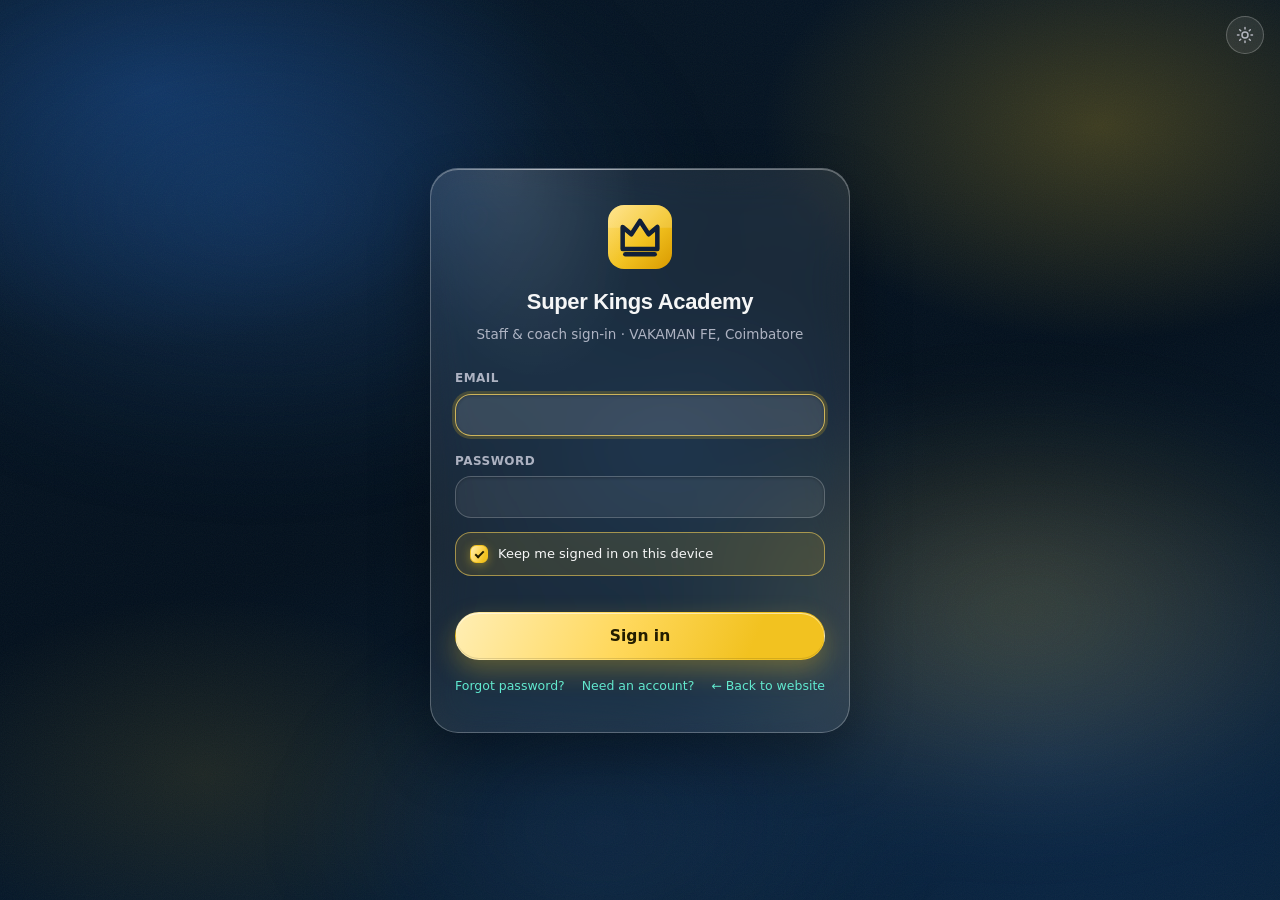
<file: dashboard.html>
<!doctype html>
<html lang="en" data-theme="dark">
<head>
<meta charset="utf-8" />
<meta name="viewport" content="width=device-width,initial-scale=1,viewport-fit=cover" />
<meta name="theme-color" content="#04101f" media="(prefers-color-scheme: dark)" />
<meta name="theme-color" content="#f2f3f7" media="(prefers-color-scheme: light)" />
<title>Dashboard · Super Kings Academy</title>
<link rel="icon" href="assets/img/favicon.svg" type="image/svg+xml" />
<link rel="icon" href="assets/img/favicon-32.png" sizes="32x32" type="image/png" />
<link rel="alternate icon" href="favicon.ico" sizes="32x32 16x16" />
<link rel="apple-touch-icon" href="assets/img/apple-touch-icon.png" />
<meta name="description" content="Today at VAKAMAN FE — bookings taken, money collected, nets utilisation, the main ground, and renewals due." />
<script>
  /* blocking: applies the persisted theme before first paint, else the
     page renders dark and flashes. Raw string, not JSON. */
  try { document.documentElement.dataset.theme = localStorage.getItem("ska-theme") || "dark"; } catch (e) {}
  document.documentElement.className += " lt-js";
</script>
<link rel="stylesheet" href="assets/css/glass.css?v=35" />
<style>
  /* 2x2 KPIs on phones — the same tweak the demo dashboard carries, so all
     four numbers are readable without scrolling on a counter phone. */
  @media (max-width: 699px) {
    .lt-grid.cols-4.dash-kpis { grid-template-columns: 1fr 1fr; gap: 8px; }
    .dash-kpis .stat-card { padding: 12px 14px; }
    .dash-kpis .stat-value { font-size: 22px; }
    .dash-kpis .stat-copy { font-size: 11px; }
    .dash-kpis .delta { font-size: 10.5px; }
  }

  /* One occupancy strip per net, reusing the .tl / .seg component the
     bookings board draws its court cards with — same visual language, so
     "booked / pending / past / now" mean the same thing on both screens. */
  .net-row { display: grid; grid-template-columns: 108px 1fr 62px; align-items: center; gap: 10px; margin-bottom: 8px; }
  .net-row:last-child { margin-bottom: 0; }
  .net-row .net-name { font-size: 12px; font-weight: 650; color: var(--ink-mid); white-space: nowrap; overflow: hidden; text-overflow: ellipsis; }
  .net-row .net-count { font-size: 11.5px; color: var(--ink-low); text-align: right; font-variant-numeric: tabular-nums; }
  @media (max-width: 560px) { .net-row { grid-template-columns: 88px 1fr 48px; gap: 8px; } }

  /* A white "free" swatch is invisible on light glass — the bookings board
     carries the same themed pair, so the legend means the same thing in
     both themes. */
  .tl-legend .sw-free { background: rgba(255, 255, 255, 0.16); }
  :root[data-theme="light"] .tl-legend .sw-free { background: rgba(28, 32, 44, 0.18); }

  /* the bottom-right column stacks two cards inside one .dash-bottom cell */
  .dash-side { display: flex; flex-direction: column; gap: var(--gap-3); }
  /* Two across, not three. The quick-actions card sits in the narrow half
     of .dash-bottom, so a fourth action (Admissions) on a 3-wide grid
     would hang alone on a second row; 2x2 fits the column it lives in. */
  .qa-row { display: grid; grid-template-columns: repeat(2, minmax(0, 1fr)); gap: 8px; }
  @media (max-width: 560px) { .qa-row { grid-template-columns: 1fr; } }

  /* Admissions tile: the count on the left, the newest one or two names on
     the right. One row on a desktop, stacked on a phone. */

  .stat-line { display: flex; align-items: baseline; gap: 10px; flex-wrap: wrap; }
  .ground-who { font-family: var(--font-display); font-size: 17px; font-weight: 650; color: var(--ink-hi); margin-top: 6px; line-height: 1.25; }

  /* ---------- admissions, handled inline ----------
     There is no Admissions tab: applications arrive a few times a week, so
     a permanent tab would be empty most of the time and a sixth one
     crowds the dock on a phone. The work happens on the screen already
     open. */
  .adm-row {
    display: flex; align-items: center; gap: 10px; flex-wrap: wrap;
    padding: 11px 0; border-bottom: 1px solid var(--line);
  }
  .adm-row:last-of-type { border-bottom: none; }
  .adm-main { flex: 1 1 190px; min-width: 0; }
  .adm-who { display: flex; align-items: center; gap: 8px; flex-wrap: wrap; font-size: 14px; }
  .adm-acts { display: flex; gap: 6px; flex-wrap: wrap; }
  .adm-edit { flex: 1 1 100%; }
  .adm-edit-grid {
    display: grid; grid-template-columns: repeat(2, minmax(0, 1fr));
    gap: 10px; padding: 12px 0 10px;
  }
  .adm-edit-acts { display: flex; align-items: center; gap: 8px; flex-wrap: wrap; padding-bottom: 6px; }
  .adm-edit-acts .faint { flex: 1 1 200px; }
  @media (max-width: 560px) {
    .adm-edit-grid { grid-template-columns: 1fr; }
    /* The actions get their own line rather than squeezing the name. */
    .adm-acts { flex: 1 1 100%; }
    .adm-acts .btn { flex: 1 1 auto; }
  }
  /* documents a family attached to their application */
  .adm-docs { display: flex; align-items: center; gap: 8px; margin-top: 8px; flex-wrap: wrap; }
  .adm-thumb { width: 44px; height: 44px; border-radius: 10px; object-fit: cover;
               border: 1px solid var(--line); background: var(--tile-bg); }
  /* the action list */
  .todo-row { display: flex; align-items: center; gap: 12px; padding: 10px 0;
              border-top: 1px solid var(--line); }
  .todo-row:first-child { border-top: 0; }
  .todo-row .tw { flex: 1 1 auto; min-width: 0; }
  .todo-row .tt { font-weight: 700; color: var(--ink-hi); font-size: 14px; }
  .todo-row .ts { font-size: 12px; color: var(--ink-mid); }
  .todo-row .tn { flex: none; font-family: var(--font-display); font-size: 20px;
                  font-weight: 800; color: var(--ink-hi); font-variant-numeric: tabular-nums; }
  .todo-row .btn { flex: none; }
  .owed-list { margin: 4px 0 2px; border-top: 1px solid var(--line); }
  .owed-row { display: flex; align-items: center; gap: 10px; padding: 9px 0;
              border-bottom: 1px solid var(--line); }
  .owed-row:last-child { border-bottom: 0; }
  .owed-row .ow { flex: 1 1 auto; min-width: 0; display: flex; flex-direction: column; }
  .owed-row .on { font-weight: 650; font-size: 13.5px; color: var(--ink-hi);
                  overflow: hidden; text-overflow: ellipsis; white-space: nowrap; }
  .owed-row .os { font-size: 11.5px; color: var(--ink-low); }
  .owed-row .oa { flex: none; font-weight: 700; color: var(--ink-hi);
                  font-variant-numeric: tabular-nums; font-size: 13px; }
</style>
</head>
<body>
  <div class="lt-bg" aria-hidden="true"></div>

  <!-- .lt-page is the design system's page frame (max width + the padding
       that clears the fixed nav and the mobile dock). .lt-main carries no
       styles of its own; it is kept so every page in this app reads the
       same in source. -->
  <main class="lt-page lt-main">

    <div class="card-head" style="margin-bottom: 0;">
      <div>
        <div class="kicker">Dashboard</div>
        <h2 id="greet">Today 🏏</h2>
        <div class="sub" id="dateLine">VAKAMAN FE</div>
      </div>
      <a class="btn btn-primary btn-sm" href="bookings.html">Today's bookings</a>
    </div>

    <!-- ---------- the four numbers ---------- -->
    <div class="lt-grid cols-4 dash-kpis">
      <div class="glass glass-hover stat-card kpi reveal">
        <span class="stat-copy">Bookings today</span>
        <span class="stat-value" id="kpiBookings">—</span>
        <span class="delta" id="kpiBookingsSub">Loading…</span>
      </div>
      <div class="glass glass-hover stat-card kpi reveal d1">
        <span class="stat-copy">Collected today</span>
        <span class="stat-value" id="kpiCollected">—</span>
        <span class="delta" id="kpiCollectedSub">Loading…</span>
      </div>
      <div class="glass glass-hover stat-card kpi reveal d2">
        <span class="stat-copy">Active members</span>
        <span class="stat-value" id="kpiMembers">—</span>
        <span class="delta" id="kpiMembersSub">Loading…</span>
      </div>
      <div class="glass glass-hover stat-card kpi reveal d3">
        <span class="stat-copy">Renewals due</span>
        <span class="stat-value" id="kpiDue">—</span>
        <span class="delta" id="kpiDueSub">Loading…</span>
      </div>
    </div>

    <!-- ---------- new admissions ----------
         Directly under the four numbers and above the boards, because a
         family that applied this morning is the thing most worth acting on
         today — and until this tile existed a submitted application
         appeared on no screen in the app at all.

         It counts enquiries WAITING FOR A DECISION. An application is not
         a member until approve_application() makes it one, which is why
         the Active members number above does not move when this one does.
         The pill, the count and the names all live inside #admBody's
         region so that a failed read can replace the whole thing. -->
    <!-- ---------- what needs a person today ----------
         The three things that STOP if nobody acts: an application waiting
         for approval, a booking waiting to be confirmed, and money sitting
         uncollected. Each of those lived on a different screen, so knowing
         whether the academy was up to date meant visiting three.

         It is hidden whenever all three are clear, which is most days.
         A permanent panel reading "nothing to do" is a panel people stop
         reading, and then it is still ignored on the morning it says
         something. -->
    <div class="glass glass-card reveal hide" id="todoCard">
      <div class="card-head" style="margin-bottom:8px;">
        <div><div class="kicker">Needs you</div><h2>Waiting on someone</h2></div>
        <span class="pill gold" id="todoPill">—</span>
      </div>
      <div id="todoBody"></div>
    </div>

    <div class="glass glass-card reveal hide" id="admCard">
      <div class="card-head" style="margin-bottom:10px;">
        <div><div class="kicker">Admissions</div><h2>New applications</h2></div>
        <div class="flex">
          <span class="pill" id="admPill">—</span>
        </div>
      </div>
      <div id="admBody"><div class="lt-skel"></div><div class="lt-skel"></div></div>
    </div>

    <!-- ---------- nets utilisation + the main ground ---------- -->
    <div class="dash-main">
      <div class="glass glass-card reveal">
        <div class="card-head">
          <div><div class="kicker">Practice nets</div><h2>Utilisation today</h2></div>
          <a class="btn btn-glass btn-sm" href="bookings.html">Open board</a>
        </div>
        <div id="netsBody">
          <div class="lt-skel"></div><div class="lt-skel"></div>
          <div class="lt-skel"></div><div class="lt-skel"></div>
        </div>
      </div>

      <!-- The ground is up to Rs 25,000 in one row — the single biggest
           ticket the academy sells, so it gets its own tile rather than a
           line in a list. -->
      <div class="glass glass-card reveal d1">
        <div class="card-head">
          <!-- No court code here. "G1" is derived by the database as
                 upper(left(sport,1))||i and is meaningless to anyone
                 reading a screen — there is exactly one ground. -->
            <div><div class="kicker">Main ground</div><h2>Full day</h2></div>
          <span class="pill" id="groundPill">—</span>
        </div>
        <div id="groundBody"><div class="lt-skel"></div><div class="lt-skel"></div></div>
      </div>
    </div>

    <!-- ---------- renewals + money this month + quick actions ---------- -->
    <div class="dash-bottom">
      <div class="glass glass-card reveal">
        <div class="card-head">
          <div><div class="kicker">Needs attention</div><h2>Renewals due</h2></div>
          <a class="btn btn-glass btn-sm" href="fees.html">Open finance</a>
        </div>
        <div class="faint" id="dueNote" style="font-size:12px;margin-bottom:8px;">
          From reminder_queue() — it decides who is chased, and stops chasing at +15 days.
        </div>
        <div class="feed" id="dueList"></div>
      </div>

      <div class="dash-side">
        <div class="glass glass-card reveal d1">
          <div class="card-head" style="margin-bottom:10px;">
            <div><div class="kicker">Money in</div><h2 id="monthTitle">This month</h2></div>
          </div>
          <div class="stat-card" style="padding:0;">
            <span class="stat-value" id="kpiMonth">—</span>
            <span class="stat-copy" id="kpiMonthSub">Loading…</span>
          </div>
          <!-- Deliberately narrow, and labelled as such: this counts money
               collected against BOOKINGS (nets + ground), because that is
               what this app can read. Coaching fees are recorded through
               record_fee_payment() and reported on the Finance tab; there
               is no payments read in cloud.js and tenant_revenue_streams()
               is hardcoded to tennis/pickleball, so it returns zero here.
               A tile that quietly means less than its title is how a
               manager plans a month on half the truth. -->
          <div class="faint" style="font-size:12px;margin-top:10px;">
            Court and ground rentals only. Coaching fee collections are on
            <a href="fees.html">Finance</a>.
          </div>
        </div>

        <div class="glass glass-card reveal d2">
          <div class="card-head" style="margin-bottom:10px;">
            <div><div class="kicker">Quick actions</div><h2>Start something</h2></div>
          </div>
          <div class="qa-row">
            <a class="btn btn-primary btn-sm btn-block" href="bookings.html">Add booking</a>
            <a class="btn btn-glass btn-sm btn-block" href="attendance.html">Take register</a>
            <a class="btn btn-glass btn-sm btn-block" href="players.html">Add member</a>
          </div>
        </div>
      </div>
    </div>

  </main>

  <div class="lt-modal-backdrop" id="clBackdrop">
    <div class="glass lt-modal">
      <div class="modal-head">
        <div><div class="kicker">Collect</div><h2 style="font-size: 20px;">Take payment</h2></div>
        <button class="btn btn-icon btn-ghost" id="clClose" type="button" aria-label="Close">✕</button>
      </div>
      <p class="note" id="clSub" style="margin-bottom: var(--gap-3);"></p>
      <div class="lt-grid" style="gap: var(--gap-3);">
        <label class="field">
          <span>Mode</span>
          <select id="clMode">
            <option value="cash">Cash</option>
            <option value="upi">UPI</option>
            <option value="card">Card</option>
            <option value="bank">Bank transfer</option>
          </select>
        </label>
        <label class="field">
          <span>Collected by</span>
          <input type="text" id="clBy" maxlength="60" placeholder="Who took the money" />
        </label>
        <div class="form-msg" id="clMsg"></div>
        <button class="btn btn-primary btn-block" type="button" id="clSave">Mark collected</button>
      </div>
    </div>
  </div>

  <script src="assets/js/core.js?v=35"></script>
  <script src="assets/js/cloud.js?v=35"></script>
  <script src="assets/js/dev-data.js?v=35"></script>
  <script>
  /* ============================================================
     MANAGER DASHBOARD — "what is happening today", nothing else.

     Four decisions worth knowing before editing this file:

     1. NO MONEY IS COMPUTED HERE. Every rupee on this screen is either an
        amount a server row already carried, a sum of those amounts, or
        slot_price()'s answer. There is no rate table, no fee, no ladder.
        The ground's Mon–Thu / Fri / weekend prices are deliberately NOT in
        this file: if the client changes them, this screen must not be one
        of the places that has to be found and edited.

     2. THE FOUR READS FIRE IN PARALLEL. A round trip to Tokyo is ~180 ms
        and is ~97% of each request, so four sequential reads is most of a
        second of blank tiles for no reason. They are dispatched together
        and rendered as they land.

     3. EVERY REGION FAILS ON ITS OWN. A dead reminder_queue() must not
        blank the bookings tiles, and a failed read renders "could not
        load" — never a stale or invented number. An academy that took no
        money today and an academy whose database is unreachable must not
        look the same.

     4. [data-countup] IS ATTACHED WHEN THE NUMBER ARRIVES, not in the
        markup. core.js observes [data-countup] at DOMContentLoaded and
        animates it immediately; with the attribute in the HTML every tile
        would paint a confident "0" a moment before the real figure lands,
        and a zero is a number the academy did not earn. LT.countUp is
        cancellable, so painting late costs nothing.
     ============================================================ */
  (function () {
    "use strict";

    if (!LT.auth.require({ staffOnly: true })) return;   // redirecting
    LT.managerShell("dashboard.html");

    /* Facility shape — not money. Four nets across TWO facilities since
       2026-08-18c: astro A1 A2 and matting M1 M2, bookable by the hour
       from 6 AM to 11 PM; the ground is one court, full day only.
       FIRST_HOUR/LAST_HOUR are the same inclusive window the bookings
       board draws (HOUR_OPEN/HOUR_LAST) and the public booking page
       offers (HOUR_FROM/HOUR_TO) — if they disagree, two screens quote
       different utilisation for the same day.

       These used to read ["N1".."N4"] and filter on sport 'nets'. That
       facility was split in two and neither line was updated, so this
       tile reported "0 / 68 court-hours, 0% used" on a day with three net
       bookings on the board beside it. It did not error; it just counted
       nothing, because nothing matches a sport that no longer exists. */
    var NET_SPORTS = ["astro", "matting"];
    var NETS = ["A1", "A2", "M1", "M2"];
    var FIRST_HOUR = 6;                       // slot 6–7 AM
    var LAST_HOUR = 22;                       // slot 10–11 PM
    var HOURS_PER_COURT = LAST_HOUR - FIRST_HOUR + 1;
    var NET_CAPACITY = NETS.length * HOURS_PER_COURT;

    var TODAY = LT.today();
    var NOW = new Date();
    var NOW_HOUR = NOW.getHours();
    var MONTH_START = LT.isoDate(new Date(NOW.getFullYear(), NOW.getMonth(), 1));
    var MONTH_NAME = NOW.toLocaleDateString("en-IN", { month: "long" });

    var $ = LT.$;

    /* Today's rows, once they land. null means "not read yet" and is what
       stops the two cards painting an empty board over a pending read — an
       academy with nothing booked and an academy that has not answered yet
       must not draw the same picture. Held rather than passed straight to
       the renderers because court labels arrive on their own round trip
       and repaint both cards when they do. */
    var state = { today: null, nets: null, askedRate: false };

    /* ---------- header ---------- */
    $("#greet").textContent =
      (NOW_HOUR < 12 ? "Good morning" : NOW_HOUR < 17 ? "Good afternoon" : "Good evening") + " 🏏";
    $("#dateLine").textContent =
      NOW.toLocaleDateString("en-IN", { weekday: "long", day: "numeric", month: "long", year: "numeric" }) +
      " · VAKAMAN FE";
    $("#monthTitle").textContent = MONTH_NAME;

    /* ---------- small helpers ---------- */
    function amount(b) { return Number((b && b.amount) || 0); }
    function isPaid(b) { return !!(b && b.paid_at); }
    function live(rows) {
      return (rows || []).filter(function (b) {
        var s = String((b && b.status) || "").toLowerCase();
        return s !== "cancelled" && s !== "canceled";
      });
    }
    function sportIs(rows, sport) {
      return rows.filter(function (b) { return String(b.sport || "").toLowerCase() === sport; });
    }
    function sum(rows) {
      return rows.reduce(function (t, b) { return t + amount(b); }, 0);
    }
    /* Reads a value out of a server row without assuming one column name.
       reminder_queue() is a shared function this app does not own. */
    function pick(row, keys) {
      for (var i = 0; i < keys.length; i++) {
        var v = row[keys[i]];
        if (v !== undefined && v !== null && v !== "") return v;
      }
      return null;
    }

    /* Only formats something that is actually a calendar date. A value of
       an unexpected shape prints nothing rather than "NaN undefined". */
    function niceDate(v) {
      var s = String(v == null ? "" : v).slice(0, 10);
      return /^\d{4}-\d{2}-\d{2}$/.test(s) ? LT.shortDate(s) : "";
    }

    var WA_ICON =
      '<svg viewBox="0 0 24 24" fill="currentColor"><path d="M12 2a10 10 0 0 0-8.6 15.1L2 22l5-1.3A10 10 0 1 0 12 2zm5.1 14.1c-.2.6-1.2 1.2-1.7 1.2-.4 0-1 .1-3.3-.9-2.8-1.2-4.5-4-4.6-4.2-.1-.2-1-1.4-1-2.6s.6-1.8.9-2c.2-.3.5-.3.7-.3h.5c.2 0 .4 0 .6.5l.8 2c.1.2.1.4 0 .6l-.4.5c-.1.2-.3.3-.1.6.2.3.7 1.2 1.5 1.9 1 .9 1.8 1.2 2.1 1.3.2.1.4.1.6-.1l.7-.8c.2-.2.3-.2.6-.1l2 .9c.2.1.4.2.4.3.1.2.1.7-.1 1.2z"/></svg>';

    function waButton(phone, who, text) {
      if (!phone) return "";
      return '<a class="btn btn-icon btn-glass" title="WhatsApp" aria-label="WhatsApp ' + LT.esc(who) +
             '" target="_blank" rel="noopener" href="' + LT.esc(LT.waLink(phone, text)) + '">' + WA_ICON + "</a>";
    }

    /* Paints a KPI. See note 4 above for why data-countup lands here. */
    function stat(id, value, opts) {
      var el = $(id);
      if (!el) return;
      el.setAttribute("data-countup", value);
      LT.countUp(el, value, opts || {});
    }
    function statMoney(id, rupees) { stat(id, rupees, { prefix: "₹" }); }
    function sub(id, text, kind) {
      var el = $(id);
      if (!el) return;
      el.className = "delta" + (kind ? " " + kind : "");
      el.textContent = text;
    }
    /* A failed KPI says so. It never keeps a number from an earlier render
       and never falls back to zero. */
    function statFail(id, subId, err) {
      var el = $(id);
      if (el) { el.removeAttribute("data-countup"); el.textContent = "—"; }
      sub(subId, "Could not load" + (err && err.message ? " — " + err.message : ""), "down");
    }

    /* ============================================================
       TODAY'S BOOKINGS — count, collected, outstanding
       ============================================================ */
    function renderToday(rows) {
      var all = live(rows);
      var paid = all.filter(isPaid);
      var unpaid = all.filter(function (b) { return !isPaid(b); });
      var pending = all.filter(function (b) {
        return String(b.status || "").toLowerCase() === "pending";
      }).length;

      stat("#kpiBookings", all.length);
      /* No confirmation count here. It said "1 awaiting confirmation" for
         TODAY while the action list above said how many are waiting on ANY
         day — two true numbers about different things, side by side, which
         reads as the screen contradicting itself. The action list is the
         one that gets acted on, so it keeps the subject. */
      sub("#kpiBookingsSub", all.length ? "on the board today" : "Nothing booked yet");

      /* Sums of amounts the server put on the rows. Nothing is priced here. */
      statMoney("#kpiCollected", sum(paid));
      var owed = sum(unpaid);
      sub("#kpiCollectedSub",
          owed ? LT.fmtINR(owed) + " still to collect (" + unpaid.length + ")" : "Everything collected",
          owed ? "down" : "up");

      state.today = all;
      /* Both net facilities, not one that no longer exists. */
      state.nets = all.filter(function (b) {
        return NET_SPORTS.indexOf(String(b.sport || "").toLowerCase()) >= 0;
      });
      renderGround();
      renderNets();
    }

    function todayFailed(err) {
      statFail("#kpiBookings", "#kpiBookingsSub", err);
      statFail("#kpiCollected", "#kpiCollectedSub", err);
      LT.fail($("#groundBody"), err);
      $("#groundPill").textContent = "—";
      LT.fail($("#netsBody"), err);
    }

    /* ============================================================
       THE MAIN GROUND
       ============================================================ */
    function renderGround() {
      if (state.today === null) return;             // bookings not in yet
      var host = $("#groundBody");
      var pill = $("#groundPill");
      var g = sportIs(state.today, "ground");

      if (!g.length) {
        pill.className = "pill";
        pill.textContent = "Free";
        host.innerHTML =
          '<div class="lt-empty" style="padding:22px 12px;">' +
          '<div class="lt-empty-t">No ground booking today</div>' +
          '<div class="lt-empty-s" id="groundRate">Full day only, one party.</div>' +
          '<div style="margin-top:14px;"><a class="btn btn-primary btn-sm" href="bookings.html">Add a ground booking</a></div>' +
          "</div>";
        askGroundRate();
        return;
      }

      pill.className = "pill gold";
      pill.textContent = g.length > 1 ? g.length + " bookings" : "Booked";

      /* Rendered as a block, not a list row: at up to ₹25,000 this single
         line is worth more than a full day of nets, and the manager should
         be able to read who has the ground and whether the money is in
         from across the room. */
      host.innerHTML = g.map(function (b) {
        var paid = isPaid(b);
        var raw = b.name || "Booked";
        var day = niceDate(b.date);
        var wa = waButton(b.phone, raw,
          "Namaste from Super Kings Academy, VAKAMAN FE — about your ground booking" +
          (day ? " on " + day : "") + ".");

        var collected = paid
          ? "Collected" + (b.paid_mode ? " · " + LT.esc(String(b.paid_mode).toUpperCase()) : "") +
            (b.collected_by ? " · " + LT.esc(b.collected_by) : "")
          : "Not collected yet";

        return "<div>" +
          '<div class="stat-line">' +
            '<span class="money" style="font-size:30px;">' + LT.fmtINR(amount(b)) + "</span>" +
            '<span class="pill ' + (paid ? "green" : "red") + '">' +
              (paid ? "Collected" : "To collect") + "</span>" +
          "</div>" +
          '<div class="ground-who">' + LT.esc(raw) + "</div>" +
          '<div class="faint" style="font-size:12.5px;">' +
            /* No court code. LT.courtLabel falls back to the raw id when
               the label map has not hydrated, which would print "G1" — a
               string that means nothing to anyone, for the only ground
               there is. The tile heading already names it. */
            "Full day" +
            (b.source ? " · " + LT.esc(b.source) : "") +
          "</div>" +
          '<div class="faint" style="font-size:12.5px;margin-top:2px;">' +
            '<span class="paid-dot ' + (paid ? "yes" : "no") + '"></span>' + collected +
          "</div>" +
          (wa ? '<div style="margin-top:14px;">' + wa + "</div>" : "") +
        "</div>";
      }).join('<div style="height:1px;background:var(--line);margin:14px 0;"></div>');
    }

    /* When the ground is free, the rate still comes from the server —
       slot_price() owns it. If it cannot be read, nothing is quoted. A
       price invented on this screen is a price nobody agreed to. */
    function askGroundRate() {
      if (state.askedRate) return;                  // survives a label repaint
      state.askedRate = true;
      LT_CLOUD.slotPrice("ground", TODAY, 0).then(function (res) {
        var el = $("#groundRate");
        if (!el) return;
        var v = (typeof res === "number") ? res
              : (res && typeof res === "object") ? Number(pick(res, ["amount", "price", "rate", "slot_price"]) || NaN)
              : Number(res);
        if (!isFinite(v) || v <= 0) { return; }
        el.textContent = "Full day only, one party. Today's rate is " + LT.fmtINR(v) + ".";
      }).catch(function () {
        var el = $("#groundRate");
        if (el) el.textContent = "Full day only, one party. Today's rate could not be read from the server.";
      });
    }

    /* ============================================================
       NETS UTILISATION — booked court-hours against 4 nets × 6 AM–11 PM
       ============================================================ */
    function renderNets() {
      if (state.nets === null) return;              // bookings not in yet
      var rows = state.nets;
      var host = $("#netsBody");

      var placed = rows.filter(function (b) { return b.court && NETS.indexOf(b.court) >= 0; });
      var floating = rows.length - placed.length;   // requests with no court yet
      var pct = Math.round((Math.min(rows.length, NET_CAPACITY) / NET_CAPACITY) * 100);

      var strips = NETS.map(function (court) {
        var mine = placed.filter(function (b) { return b.court === court; });
        var byHour = {};
        mine.forEach(function (b) { byHour[Number(b.hour)] = b; });

        var segs = "";
        for (var h = FIRST_HOUR; h <= LAST_HOUR; h++) {
          var b = byHour[h];
          var cls = "seg";
          if (b) cls += (String(b.status || "").toLowerCase() === "pending" ? " pending" : " booked");
          if (h < NOW_HOUR) cls += " past";
          if (h === NOW_HOUR) cls += " now";
          segs += '<span class="' + cls + '" title="' +
                  LT.esc(LT.hourLabel(h) + " · " + (b ? (b.name || "Booked") : "free")) + '"></span>';
        }
        return '<div class="net-row">' +
          '<div class="net-name">' + LT.esc(LT.courtLabel(court)) + "</div>" +
          '<div class="tl">' + segs + "</div>" +
          '<div class="net-count">' + mine.length + "/" + HOURS_PER_COURT + "</div>" +
        "</div>";
      }).join("");

      host.innerHTML =
        '<div class="flex between wrap" style="margin-bottom:12px;">' +
          '<div class="stat-line">' +
            '<span class="money money-lg">' + rows.length + " / " + NET_CAPACITY + "</span>" +
            '<span class="faint">court-hours booked</span>' +
          "</div>" +
          '<span class="pill' + (pct >= 60 ? " gold" : "") + '">' + pct + "% used</span>" +
        "</div>" +
        strips +
        '<div class="tl-hours" style="margin-top:6px;"><span>6 AM</span><span>2 PM</span><span>11 PM</span></div>' +
        '<div class="tl-legend" style="margin-top:12px;">' +
          '<span><span class="sw" style="background:var(--gold-grad);"></span>Booked</span>' +
          '<span><span class="sw" style="background:repeating-linear-gradient(45deg, rgba(154,168,255,.55) 0 4px, rgba(154,168,255,.12) 4px 8px);"></span>Pending</span>' +
          '<span><span class="sw sw-free"></span>Free</span>' +
        "</div>" +
        (floating
          ? '<div class="faint" style="font-size:12px;margin-top:10px;">' + floating +
            " request" + (floating === 1 ? "" : "s") + " not yet on a net — confirm on the bookings board.</div>"
          : "");
    }

    /* ============================================================
       MEMBERS
       ============================================================ */
    function renderMembers(rows) {
      rows = rows || [];
      var active = rows.filter(function (m) {
        return String(m.status || "").toLowerCase() === "active";
      });
      var paused = rows.length - active.length;
      stat("#kpiMembers", active.length);
      sub("#kpiMembersSub",
          rows.length
            ? (paused ? paused + " paused or inactive" : "Everyone on the roll is active")
            : "Nobody on the roll yet",
          paused ? "" : "up");
    }

    /* ============================================================
       NEW ADMISSIONS — applications still waiting for a decision.

       AN APPLICATION IS NOT A MEMBER. approve_application() is what turns
       one into a member, an enrolment and a fee rule, in a single call on
       the Admissions screen; until it runs the row is an enquiry and
       nothing else. So this tile never adds to the members KPI above it,
       and it never quotes a fee — the fee is resolve_fee()'s answer at
       approval time, not a number this screen has any business knowing.

       The count, the pill and the names are rendered together and a failed
       read replaces all three. That is the point: "nobody applied" and "we
       could not ask" are different facts, and a calm 0 painted over a
       broken read is exactly how an inbox goes unread for a week — which
       is the bug this tile exists to end.
       ============================================================ */

    /* created_at is a timestamptz and arrives carrying its offset
       (2026-08-18T09:41:22.51+00:00). Date parses that, so everything
       below is in the BROWSER's zone — IST on every device this runs on —
       and the conversion happens once, here, at the edge. The raw string
       is never compared against a local date. */
    function arrived(ts) {
      if (!ts) return "";
      var d = new Date(String(ts));
      var t = d.getTime();
      if (!isFinite(t)) return "";
      var mins = Math.round((Date.now() - t) / 60000);
      if (mins < 2) return "just now";            // negative is clock skew, not the future
      if (mins < 60) return mins + " min ago";
      var iso = LT.isoDate(d);
      if (iso === TODAY) {
        var h = Math.floor(mins / 60);
        return h + (h === 1 ? " hour ago" : " hours ago");
      }
      if (iso === LT.isoDate(new Date(Date.now() - 86400000))) return "yesterday";
      return LT.shortDate(iso);
    }

    /* The card is hidden until there is a reason for it. An academy has a
       new application a few times a month, so an "All clear" panel sitting
       at the top of the dashboard the other 27 days is a permanent empty
       shelf. A FAILED read still shows it — an inbox nobody could read
       must not look like an inbox with nothing in it. */
    /* Signed URLs are minted per render and expire in five minutes, so a
       screenshot of this page is not a permanent link to a child's photo.
       A failure leaves the thumbnail blank rather than breaking the row —
       the application still needs approving either way. */
    function paintAdmDocs() {
      LT.$$("[data-doc]").forEach(function (img) {
        if (img.dataset.done) return;
        img.dataset.done = "1";
        LT_CLOUD.signedDocUrl(img.getAttribute("data-doc"), 300)
          .then(function (u) { if (u) img.src = u; })
          .catch(function () {});
      });
    }

    document.addEventListener("click", function (e) {
      var b = e.target.closest ? e.target.closest("[data-open-doc]") : null;
      if (!b) return;
      b.disabled = true;
      LT_CLOUD.signedDocUrl(b.getAttribute("data-open-doc"), 300)
        .then(function (u) {
          b.disabled = false;
          if (u) window.open(u, "_blank", "noopener");
          else LT.toast("Could not open that document.", "error");
        })
        .catch(function (err) {
          b.disabled = false;
          LT.toast((err && err.message) || "Could not open that document.", "error");
        });
    });

    /* ---------- the action list ----------
       Reads only what the dashboard has already fetched, so it costs no
       extra round trip and can never disagree with the tiles beside it.
       Every number here is the length of a list the server returned. */
    var todo = { applications: null, pending: null, unpaid: null, owed: 0 };

    function renderTodo() {
      var card = $("#todoCard"), body = $("#todoBody"), pill = $("#todoPill");
      if (!card) return;

      var rows = [];
      if (todo.applications) {
        rows.push({
          n: todo.applications,
          t: todo.applications === 1 ? "1 admission to review" : todo.applications + " admissions to review",
          s: "Nobody joins the roll until one is approved.",
          href: null, label: "Below ↓"
        });
      }
      if (todo.pending) {
        rows.push({
          n: todo.pending,
          t: todo.pending === 1 ? "1 booking to confirm" : todo.pending + " bookings to confirm",
          s: "From the website or the phone, for any day — no court assigned yet.",
          href: "bookings.html", label: "Open"
        });
      }
      if (todo.unpaid) {
        rows.push({
          n: todo.unpaid,
          collect: true,
          t: LT.fmtINR(todo.owed) + " to collect",
          s: todo.unpaid + (todo.unpaid === 1 ? " confirmed booking" : " confirmed bookings") +
             " this month, played and unpaid.",
          href: "fees.html", label: "Collect"
        });
      }

      if (!rows.length) { card.classList.add("hide"); return; }
      card.classList.remove("hide");
      pill.textContent = rows.length === 1 ? "1 thing" : rows.length + " things";
      body.innerHTML = rows.map(function (r) {
        return '<div class="todo-row">' +
          '<span class="tn">' + LT.esc(String(r.n)) + "</span>" +
          '<span class="tw"><span class="tt">' + LT.esc(r.t) + "</span>" +
          '<span class="ts" style="display:block;">' + LT.esc(r.s) + "</span></span>" +
          (r.collect
            ? '<button type="button" class="btn btn-glass btn-sm" data-show-owed="1">' +
              (todo.open ? "Hide" : "Collect") + "</button>"
            : r.href
              ? '<a class="btn btn-glass btn-sm" href="' + r.href + '">' + LT.esc(r.label) + "</a>"
              : "") +
          "</div>" +
          (r.collect && todo.open ? owedList() : "");
      }).join("");
    }

    /* The unpaid bookings themselves, under the row that counts them.
       Collecting used to mean leaving the dashboard for Finance; it is an
       action, and actions belong where the day starts. Finance keeps the
       figure and no longer asks you to do anything about it. */
    function owedList() {
      var rows = (todo.owedRows || []);
      if (!rows.length) return "";
      return '<div class="owed-list">' + rows.map(function (b) {
        var when = b.date === TODAY ? "today" : LT.shortDate(b.date);
        /* hourLabel already returns the whole slot ("7 AM – 8 AM"); pasting
           two together produced "7 AM – 8 AM–8 AM – 9 AM". */
        var slot = (Number(b.hour) === 0) ? "full day" : LT.hourLabel(Number(b.hour));
        return '<div class="owed-row">' +
          '<span class="ow"><span class="on">' + LT.esc(b.name || "Walk-in") + "</span>" +
          '<span class="os">' + LT.esc(when + " · " + slot) +
          (b.court ? " · " + LT.esc(LT.courtLabel(b.court)) : "") + "</span></span>" +
          '<span class="oa">' + LT.esc(LT.fmtINR(Number(b.amount) || 0)) + "</span>" +
          '<button type="button" class="btn btn-primary btn-sm" data-collect="' +
            LT.esc(String(b.id)) + '">Collect</button>' +
          "</div>";
      }).join("") + "</div>";
    }

    var clBackdrop = null, clId = null;

    function closeCollect() {
      if (clBackdrop) clBackdrop.classList.remove("open");
      clId = null;
    }

    document.addEventListener("click", function (e) {
      var t = e.target;
      if (!t.closest) return;

      if (t.closest("[data-show-owed]")) {
        todo.open = !todo.open;
        renderTodo();
        return;
      }

      var cb = t.closest("[data-collect]");
      if (cb) {
        var id = cb.getAttribute("data-collect"), row = null;
        (todo.owedRows || []).forEach(function (b) { if (String(b.id) === String(id)) row = b; });
        if (!row) return;
        clBackdrop = $("#clBackdrop");
        clId = row.id;
        $("#clSub").textContent =
          (row.name || "Walk-in") + " · " + LT.shortDate(row.date) + " · " +
          LT.fmtINR(Number(row.amount) || 0) + " due.";
        $("#clMsg").textContent = "";
        $("#clMsg").className = "form-msg";
        /* Same key the bookings board and Finance write, so whoever is on
           the counter is remembered across every screen. */
        $("#clBy").value = LT.store.read("collected-by", "") || "";
        clBackdrop.classList.add("open");
        return;
      }

      if (t.closest("#clClose") || t.id === "clBackdrop") { closeCollect(); return; }

      if (t.closest("#clSave")) {
        if (!clId) return;
        var btn = t.closest("#clSave"), msg = $("#clMsg");
        var by = ($("#clBy").value || "").trim();
        btn.disabled = true;
        msg.textContent = ""; msg.className = "form-msg";
        LT_CLOUD.collectBooking(clId, $("#clMode").value, by || null, null)
          .then(function () {
            if (by) LT.store.write("collected-by", by);
            btn.disabled = false;
            closeCollect();
            LT.toast("Collected");
            /* Re-read rather than patch: the screen must show what the
               database says, not what this handler hoped. */
            location.reload();
          })
          .catch(function (err) {
            btn.disabled = false;
            msg.textContent = (err && err.message) || "Could not collect.";
            msg.className = "form-msg error";
          });
      }
    });

    function admShow(on) {
      var card = $("#admCard");
      if (card) card.classList.toggle("hide", !on);
    }

    function renderAdmissions(rows) {
      rows = rows || [];
      var host = $("#admBody");
      var pill = $("#admPill");
      admRows = rows || [];

      todo.applications = admRows.length;
      renderTodo();
      if (!admRows.length) { admShow(false); return; }
      admShow(true);

      pill.className = "pill gold";
      pill.textContent = admRows.length + (admRows.length === 1 ? " waiting" : " waiting");

      host.innerHTML =
        '<div class="faint" style="font-size:12px;margin-bottom:10px;">' +
          "Nobody joins the roll until an application is approved." +
        "</div>" +
        admRows.map(admRow).join("");
      paintAdmDocs();
    }

    /* ---------- one application, with its actions ----------
       These used to live on a separate Admissions tab. A tab that is empty
       most of the week is a tab nobody opens, and the dashboard is the
       screen already in front of whoever would act on this. */
    function admRow(a) {
      var who  = String(a.name || "New applicant");
      var meta = [];
      var when = arrived(a.created_at);
      if (when) meta.push("Applied " + when);
      if (a.age) meta.push(LT.esc(String(a.age)) + " yrs");
      if (a.parent_name) meta.push(LT.esc(String(a.parent_name)));
      /* What they asked for. Approving is the moment to honour it, and it
         is the one field on the form that nothing downstream reads. */
      var wants = a.batch_id
        ? batchName(a.batch_id)
        : (admWantedBatch(a) ? admWantedBatch(a).name : null);
      if (wants) meta.push("wants " + LT.esc(wants));

      /* Documents the family attached. The bucket is private, so nothing
         here is a URL — a thumbnail and a link each ask the server for a
         5-minute signed one when the card renders. An Aadhaar number is
         shown as its last four digits and never in full: the academy has
         the document if it needs to check, and a roomful of people can see
         this screen. */
      if (a.parent_aadhaar) {
        meta.push("Aadhaar ••••" + LT.esc(String(a.parent_aadhaar).slice(-4)));
      }

      /* Three states, not two: refused and never-recorded are different
         facts about a family. */
      var consent = a.consent_accepted === true;
      var refused = a.consent_accepted === false;
      var badge = consent
        ? '<span class="pill green" style="font-size:10.5px;">Consent given</span>'
        : '<span class="pill red" style="font-size:10.5px;">' +
          (refused ? "Consent refused" : "No consent") + "</span>";

      var phone = LT.phone10(a.parent_phone || a.phone || "");
      var call  = phone
        ? '<a class="btn btn-glass btn-sm" href="tel:+91' + LT.esc(phone) + '">Call</a>' +
          '<a class="btn btn-glass btn-sm" href="' +
            LT.esc(LT.waLink(phone, "Hello from Super Kings Academy, VAKAMAN FE.")) +
            '" target="_blank" rel="noopener">WhatsApp</a>'
        : "";

      var docs = "";
      if (a.student_photo_path || a.parent_aadhaar_path) {
        docs = '<div class="adm-docs">' +
          (a.student_photo_path
            ? '<img class="adm-thumb" data-doc="' + LT.esc(a.student_photo_path) +
              '" alt="Photo of ' + LT.esc(who) + '" title="Photo" />'
            : "") +
          (a.parent_aadhaar_path
            ? '<button type="button" class="btn btn-glass btn-sm" data-open-doc="' +
              LT.esc(a.parent_aadhaar_path) + '">Aadhaar copy</button>'
            : "") +
          "</div>";
      }

      return '<div class="adm-row" data-adm="' + LT.esc(String(a.id)) + '">' +
        '<div class="adm-main">' +
          '<div class="adm-who"><strong>' + LT.esc(who) + "</strong> " + badge + "</div>" +
          '<div class="fi-time">' + meta.join(" · ") + "</div>" +
          docs +
        "</div>" +
        '<div class="adm-acts">' +
          call +
          '<button class="btn btn-glass btn-sm" type="button" data-adm-edit="' + LT.esc(String(a.id)) + '">Edit</button>' +
          '<button class="btn btn-glass btn-sm" type="button" data-adm-decline="' + LT.esc(String(a.id)) + '">Decline</button>' +
          '<button class="btn btn-primary btn-sm" type="button" data-adm-approve="' + LT.esc(String(a.id)) + '">Approve</button>' +
        "</div>" +
        '<div class="adm-edit" id="admEdit' + LT.esc(String(a.id)) + '" hidden></div>' +
      "</div>";
    }

    /* ---------- the batch the family asked for ----------
       The admission form offers Morning / Evening and sends the choice as
       TEXT in `slot` ("VAKAMAN FE · Morning batch") — submit_application
       has no batch argument. So the preference was captured and then
       dropped: approve_application copies applications.batch_id, which is
       null, and the new member lands in no batch at all.

       That is not cosmetic. A register is a batch on a date, so a member
       in no batch never appears on the attendance screen, and resolve_fee
       reads the batch, so nothing can be charged either. Found on
       2026-08-18 by admitting a test applicant and looking at the row.

       The slot string is written by our own form, so matching a batch name
       inside it is reliable. It only ever PRE-FILLS — the operator sees it
       named in the confirm sheet and can cancel or edit. */
    function batchName(id) {
      for (var i = 0; i < admBatches.length; i++) {
        if (String(admBatches[i].id) === String(id)) return admBatches[i].name || ("Batch " + id);
      }
      return null;
    }

    function admWantedBatch(a) {
      if (a.batch_id) return null;                    // already decided
      var slot = String(a.slot || "");
      if (!slot) return null;
      for (var i = 0; i < admBatches.length; i++) {
        var nm = String(admBatches[i].name || "");
        if (nm && slot.toLowerCase().indexOf(nm.toLowerCase()) >= 0) return admBatches[i];
      }
      return null;
    }

    /* The edit form. Only the fields approve_application actually consumes
       — correcting anything else would be editing a record of what the
       family submitted. Batch is here because it is what resolve_fee()
       reads, so it decides what they are charged. */
    function admEditForm(a) {
      var opts = '<option value="">No batch yet</option>' +
        admBatches.map(function (b) {
          return '<option value="' + LT.esc(String(b.id)) + '"' +
            (String(b.id) === String(a.batch_id) ? " selected" : "") + ">" +
            LT.esc(b.name || ("Batch " + b.id)) + "</option>";
        }).join("");
      function f(label, id, val, type) {
        return '<label class="field"><span>' + label + "</span>" +
          '<input type="' + (type || "text") + '" id="' + id + LT.esc(String(a.id)) +
          '" value="' + LT.esc(val == null ? "" : String(val)) + '" /></label>';
      }
      return '<div class="adm-edit-grid">' +
          f("Player name", "aeName", a.name) +
          f("Player mobile", "aePhone", a.phone, "tel") +
          f("Parent name", "aeParent", a.parent_name) +
          f("Parent mobile", "aeParentPhone", a.parent_phone, "tel") +
          f("Date of birth", "aeDob", a.dob, "date") +
          '<label class="field"><span>Batch</span><select id="aeBatch' + LT.esc(String(a.id)) + '">' + opts + "</select></label>" +
        "</div>" +
        '<div class="adm-edit-acts">' +
          '<span class="faint" style="font-size:11.5px;">Corrections are saved to the application. Approving is what creates the member.</span>' +
          '<button class="btn btn-glass btn-sm" type="button" data-adm-cancel="' + LT.esc(String(a.id)) + '">Cancel</button>' +
          '<button class="btn btn-primary btn-sm" type="button" data-adm-save="' + LT.esc(String(a.id)) + '">Save</button>' +
        "</div>";
    }

    /* A failed read says so, and says nothing else. It must never render a
       zero: an academy nobody applied to and an academy whose database did
       not answer are different academies. */
    function admissionsFailed(err) {
      admShow(true);
      var pill = $("#admPill");
      pill.className = "pill";
      pill.textContent = "—";
      LT.fail($("#admBody"), err);
    }

    /* ============================================================
       RENEWALS DUE — reminder_queue() owns this, entirely.

       The ladder (−2 heads-up, 0 due, +5 first chase, +7–14 daily, +15
       stop) is a Postgres function's business and is not modelled here in
       any form. This screen renders the rows it is handed, in the order it
       is handed them, and sums only the amounts they already carry.
       ============================================================ */
    function renderDue(rows) {
      rows = rows || [];
      var host = $("#dueList");

      stat("#kpiDue", rows.length);
      var amounts = rows.map(function (r) {
        var v = pick(r, ["amount", "amount_due", "due_amount", "outstanding", "fee"]);
        return v === null ? 0 : Number(v) || 0;
      });
      var worth = amounts.reduce(function (t, v) { return t + v; }, 0);
      sub("#kpiDueSub",
          rows.length ? (worth ? "Worth " + LT.fmtINR(worth) : "In the reminder queue") : "Nobody is due",
          rows.length ? "down" : "up");

      if (!rows.length) {
        LT.empty(host, "Everyone is paid up", "reminder_queue() has nobody to chase today.");
        return;
      }

      host.innerHTML = rows.slice(0, 6).map(function (r, i) {
        var name = String(pick(r, ["name", "member_name", "student_name", "member"]) || "Member");
        var phone = pick(r, ["phone", "mobile", "member_phone", "parent_phone"]);
        var when = pick(r, ["due_on", "renews_on", "renewal_on", "due_date", "renewal_date", "next_due"]);
        var stage = pick(r, ["stage", "step", "reminder_stage", "ladder", "label"]);
        var amt = amounts[i];

        var line = [];
        var day = niceDate(when);
        if (day) line.push("Due " + LT.esc(day));
        if (stage) line.push(LT.esc(String(stage)));
        if (phone) line.push(LT.esc(LT.phone10(phone)));

        /* The amount quoted to the parent is the one the server put on the
           row — the same number the manager is looking at. That agreement
           is the whole point of the amount not being computed here. */
        var wa = waButton(phone, name,
          "Namaste, this is Super Kings Academy, VAKAMAN FE. A gentle reminder about " + name +
          "'s coaching fee renewal" + (amt ? " of " + LT.fmtINR(amt) : "") + ". Thank you.");

        return '<div class="feed-item">' +
          '<span class="fi-ic" style="color:var(--tx-red);font-weight:800;">₹</span>' +
          '<div class="grow">' +
            '<div class="fi-body"><strong>' + LT.esc(name) + "</strong></div>" +
            '<div class="fi-time">' + line.join(" · ") + "</div>" +
          "</div>" +
          (amt ? '<span class="money">' + LT.fmtINR(amt) + "</span>" : "") + wa +
        "</div>";
      }).join("") +
      (rows.length > 6
        ? '<div class="faint" style="font-size:12px;padding-top:10px;">and ' + (rows.length - 6) +
          ' more — <a href="fees.html">open Finance</a>.</div>'
        : "");
    }

    /* ============================================================
       MONEY THIS MONTH — see the note in the markup for what this counts
       and what it deliberately does not.
       ============================================================ */
    function renderMonth(rows) {
      var all = live(rows);
      var collected = sum(all.filter(isPaid));
      var stillOwed = all.filter(function (b) { return !isPaid(b); });
      var owed = sum(stillOwed);
      /* The action list's money comes from the MONTH, not from today. It is
         the Finance screen's "rentals not collected" moved somewhere it
         gets seen, so it has to count the same bookings Finance counts —
         a court played on Tuesday and still unpaid on Thursday is money
         owed, and a today-only figure would call it collected. */
      todo.unpaid = stillOwed.length;
      todo.owed = owed;
      /* Newest first: the court played most recently is the one somebody
         is most likely standing in front of you about. */
      todo.owedRows = stillOwed.slice().sort(function (a, b) {
        return String(b.date) < String(a.date) ? -1 : String(b.date) > String(a.date) ? 1 : 0;
      });
      renderTodo();
      statMoney("#kpiMonth", collected);
      $("#kpiMonthSub").textContent =
        "Collected on " + all.length + " booking" + (all.length === 1 ? "" : "s") +
        " since 1 " + MONTH_NAME + (owed ? " · " + LT.fmtINR(owed) + " uncollected" : "");
    }

    /* ============================================================
       LOAD

       All four reads are dispatched before any of them is awaited — the
       database answers in single-digit milliseconds and the flight to
       Tokyo does not, so the only optimisation that matters here is
       overlapping the round trips.
       ============================================================ */
    /* ---------- admissions state ----------
       admRows is what the tile last rendered; every write RE-READS rather
       than patching it, because approve does more than this screen knows
       (member + enrolment + fee rule + timeline). */
    var admRows = [];
    var admBatches = [];

    function admReload() {
      return LT_CLOUD.applications("pending")
        .then(renderAdmissions)
        .catch(function (err) {
          if (LT_CLOUD.DEV) { devAdmissionsPanel(); return; }
          admissionsFailed(err);
        });
    }

    function admFind(id) {
      for (var i = 0; i < admRows.length; i++) {
        if (String(admRows[i].id) === String(id)) return admRows[i];
      }
      return null;
    }
    function admWho() {
      var se = LT.auth.session();
      return (se && se.email) || null;
    }
    function admVal(prefix, id) {
      var el = document.getElementById(prefix + id);
      return el ? String(el.value || "").trim() : "";
    }

    document.addEventListener("click", function (e) {
      var t = e.target;

      var ed = t.closest && t.closest("[data-adm-edit]");
      if (ed) {
        var eid = ed.getAttribute("data-adm-edit");
        var box = document.getElementById("admEdit" + eid);
        var row = admFind(eid);
        if (!box || !row) return;
        box.innerHTML = admEditForm(row);
        box.hidden = false;
        ed.disabled = true;
        return;
      }

      var cn = t.closest && t.closest("[data-adm-cancel]");
      if (cn) {
        var cid = cn.getAttribute("data-adm-cancel");
        var cbox = document.getElementById("admEdit" + cid);
        if (cbox) { cbox.hidden = true; cbox.innerHTML = ""; }
        var eb = document.querySelector('[data-adm-edit="' + cid + '"]');
        if (eb) eb.disabled = false;
        return;
      }

      var sv = t.closest && t.closest("[data-adm-save]");
      if (sv) {
        var sid = sv.getAttribute("data-adm-save");
        sv.disabled = true; sv.textContent = "Saving…";
        LT_CLOUD.updateApplication(Number(sid), {
          name: admVal("aeName", sid),
          phone: admVal("aePhone", sid),
          parentName: admVal("aeParent", sid),
          parentPhone: admVal("aeParentPhone", sid),
          dob: admVal("aeDob", sid) || null,
          batch: admVal("aeBatch", sid) ? Number(admVal("aeBatch", sid)) : null,
          by: admWho()
        }).then(function () {
          LT.toast("Saved", "ok");
          return admReload();
        }).catch(function (err) {
          sv.disabled = false; sv.textContent = "Save";
          LT.toast(err.message || "Could not save", "error");
        });
        return;
      }

      var ap = t.closest && t.closest("[data-adm-approve]");
      if (ap) {
        var aid = ap.getAttribute("data-adm-approve");
        var arow = admFind(aid);
        if (!arow) return;
        /* Approving is a one-way door — it creates the member, the
           enrolment and the fee rule. Say so before it happens, and warn
           when nobody recorded consent for a child. */
        var warn = arow.consent_accepted === true ? "" :
          " No consent is recorded on this application.";
        /* LT.ask, not window.confirm — confirm() returns false without ever
           showing a dialog in several browsers this app runs in, which read
           as "the operator said no" and made Approve do nothing at all. */
        var want = admWantedBatch(arow);
        var placed = arow.batch_id
          ? " They join " + (batchName(arow.batch_id) || "their batch") + "."
          : want
            ? " They asked for " + want.name + " and will be placed there."
            : " No batch is set, so they will not appear on a register until one is.";
        LT.ask({
          kicker: "Admissions",
          title: "Approve " + (arow.name || "this application") + "?",
          sub: "This creates the member and their enrolment. It cannot be undone from here." +
               placed + warn,
          confirmLabel: "Approve"
        }).then(function (ok) {
          if (ok === null) return;
          ap.disabled = true; ap.textContent = "Approving…";
          /* Set the batch on the APPLICATION first, because that is what
             approve_application reads. update_application refuses once the
             row is approved, so the order matters. */
          var pre = want
            ? LT_CLOUD.updateApplication(Number(aid), { batch: want.id, by: admWho() })
            : Promise.resolve();
          return pre.then(function () {
            return LT_CLOUD.approveApplication(Number(aid), admWho());
          }).then(function (r) {
            var fee = r && r.fee;
            /* "unset" is the ABSENCE of a fee rule, not a fee of zero. Never
               print a 0 here as though it were a price. */
            var msg = (arow.name || "Member") + " added.";
            if (!fee || String(fee.source) === "unset" || fee.amount == null) {
              msg += " No fee is configured yet, so nothing will be charged or chased.";
            } else {
              msg += " Fee " + LT.fmtINR(fee.amount) + ".";
            }
            LT.toast(msg, "ok", 6000);
            return admReload();
          }).catch(function (err) {
            ap.disabled = false; ap.textContent = "Approve";
            LT.toast(err.message || "Could not approve", "error");
          });
        });
        return;
      }

      var dc = t.closest && t.closest("[data-adm-decline]");
      if (dc) {
        var did = dc.getAttribute("data-adm-decline");
        var drow = admFind(did);
        if (!drow) return;
        LT.ask({
          kicker: "Admissions",
          title: "Decline " + (drow.name || "this application") + "?",
          sub: "It is marked declined, not deleted — the enquiry stays on record.",
          note: true,
          notePlaceholder: "Reason (optional)",
          confirmLabel: "Decline",
          danger: true
        }).then(function (reason) {
          if (reason === null) return;
          dc.disabled = true; dc.textContent = "…";
          return LT_CLOUD.rejectApplication(Number(did), admWho(), reason || null).then(function () {
            LT.toast("Declined", "ok");
            return admReload();
          }).catch(function (err) {
            dc.disabled = false; dc.textContent = "Decline";
            LT.toast(err.message || "Could not decline", "error");
          });
        });
        return;
      }
    });

    /* EVERY PENDING REQUEST, not today's.
       The count used to come from bookingsOn(TODAY), so a family who
       booked Saturday left the dashboard saying nothing needed doing while
       the bookings tray showed a request waiting. That is the same fault
       the tray itself had and had fixed; the action list inherited it. */
    LT_CLOUD.pendingBookings()
      .then(function (rows) { todo.pending = (rows || []).length; renderTodo(); })
      .catch(function () {
        if (LT_CLOUD.DEV) {
          todo.pending = (SKA_DEV.bookings || []).filter(function (b) {
            return String(b.status || "").toLowerCase() === "pending";
          }).length;
          renderTodo();
        }
      });

    var todayReq   = LT_CLOUD.bookingsOn(TODAY);
    var monthReq   = LT_CLOUD.bookingsBetween(MONTH_START, TODAY);
    var membersReq = LT_CLOUD.members();
    var dueReq     = LT_CLOUD.reminderQueue();
    var admReq     = LT_CLOUD.applications("pending");
    var labelsReq  = LT_CLOUD.tenantConfig();

    /* Batch list for the edit form's dropdown. Fails quietly: without it
       the dropdown offers "No batch yet" only, which is honest — it never
       invents a batch that might not exist. */
    LT_CLOUD.batches().then(function (b) { admBatches = b || []; })
      .catch(function () { admBatches = []; });

    /* Court labels (Astro / Matting) come from tenants.config so the app
       and the SQL cannot disagree about which net is which. Cosmetic, and
       it lands independently — the strips repaint if it arrives late. */
    function applyLabels(map) {
      LT.setCourtLabels(map);
      renderNets();          // both no-op until the bookings read lands,
      renderGround();        // and repaint in place when it already has
    }
    labelsReq.then(function (t) {
      var map = t && t.config && t.config.courtLabels;
      if (map) applyLabels(map);
      else if (LT_CLOUD.DEV) applyLabels(SKA_DEV.courtLabels);
    }).catch(function () {
      if (LT_CLOUD.DEV) applyLabels(SKA_DEV.courtLabels);
      /* Live: labels stay as court codes (N1…N4). LT.courtLabel falls back
         to the code, which is correct and readable — never a guess. */
    });

    todayReq.then(renderToday).catch(function (err) {
      if (LT_CLOUD.DEV) {
        renderToday(SKA_DEV.bookings.filter(function (b) { return b.date === TODAY; }));
        return;
      }
      todayFailed(err);
    });

    monthReq.then(renderMonth).catch(function (err) {
      if (LT_CLOUD.DEV) {
        renderMonth(SKA_DEV.bookings.filter(function (b) {
          return b.date >= MONTH_START && b.date <= TODAY;      // ISO strings sort as dates
        }));
        return;
      }
      var el = $("#kpiMonth");
      el.removeAttribute("data-countup");
      el.textContent = "—";
      $("#kpiMonthSub").textContent = "Could not load — " + ((err && err.message) || "read failed");
    });

    membersReq.then(renderMembers).catch(function (err) {
      if (LT_CLOUD.DEV) { renderMembers(SKA_DEV.members); return; }
      statFail("#kpiMembers", "#kpiMembersSub", err);
    });

    admReq.then(renderAdmissions).catch(function (err) {
      if (LT_CLOUD.DEV) { devAdmissionsPanel(); return; }
      admissionsFailed(err);
    });

    LT.skeleton($("#dueList"), 4);
    dueReq.then(renderDue).catch(function (err) {
      if (LT_CLOUD.DEV) { devDuePanel(); return; }
      statFail("#kpiDue", "#kpiDueSub", err);
      LT.fail($("#dueList"), err);
    });

    /* ---------- DEV stand-in for the admissions tile ----------
       dev-data.js carries no sample inbox and this file will not invent
       one. A made-up child's name on a preview screen is indistinguishable
       from a real enquiry, and a real enquiry going unnoticed is the whole
       reason this tile was added. So DEV says what it cannot show, in
       wording that cannot be mistaken for "all clear". Unreachable the
       moment a live session answers the read. */
    /* Preview mode has no inbox to read, and "no sample admissions inbox"
       is still a panel reporting that there is nothing to do — the exact
       thing these cards are supposed to stop doing. Hidden, like an empty
       real inbox. */
    function devAdmissionsPanel() {
      admShow(false);
      todo.applications = 0;
      renderTodo();
      return;
    }

    function devAdmissionsPanelUnused() {
      admShow(true);
      var pill = $("#admPill");
      pill.className = "pill";
      pill.textContent = "—";
      $("#admBody").innerHTML =
        '<div class="lt-empty" style="padding:16px 12px;">' +
          '<div class="lt-empty-t">No sample admissions inbox</div>' +
          '<div class="lt-empty-s">Live, this tile counts applications still marked pending — ' +
          "what the public admission form writes. Approving one is what creates the member, " +
          "the enrolment and the fee rule.</div>" +
        "</div>";
    }

    /* ---------- DEV stand-in for the renewals panel ----------
       There is no sample reminder queue, and this file will not invent
       one: deciding who is due, and when to stop chasing at +15, is
       reminder_queue()'s job and a JavaScript imitation of it would
       disagree with the WhatsApp messages the platform actually sends —
       which is the exact failure the house rule exists to prevent.

       So DEV shows the sample roster by renewal date and leaves the KPI
       as a dash. A dash that says why is honest; a plausible number that
       came from this file would not be. The moment DEV is false this is
       unreachable, because the real call answers. */
    function devDuePanel() {
      var el = $("#kpiDue");
      el.removeAttribute("data-countup");
      el.textContent = "—";
      sub("#kpiDueSub", "No sample reminder queue");
      $("#dueNote").innerHTML =
        "<strong>Sample roster, ordered by renewal date.</strong> Live, this panel is " +
        "reminder_queue() — it alone decides who is chased, for how much, and stops at +15 days.";

      var sample = SKA_DEV.members.slice().sort(function (a, b) {
        return a.renews_on < b.renews_on ? -1 : a.renews_on > b.renews_on ? 1 : 0;
      }).slice(0, 6);

      $("#dueList").innerHTML = sample.map(function (m) {
        return '<div class="feed-item">' +
          '<span class="fi-ic">₹</span>' +
          '<div class="grow">' +
            '<div class="fi-body"><strong>' + LT.esc(m.name) + "</strong> · " + LT.esc(m.batch) + "</div>" +
            '<div class="fi-time">Renews ' + LT.esc(niceDate(m.renews_on)) + "</div>" +
          "</div>" +
          '<span class="money">' + LT.fmtINR(m.fee) + "</span>" +
        "</div>";
      }).join("");
    }
  })();
  </script>
</body>
</html>
</file>
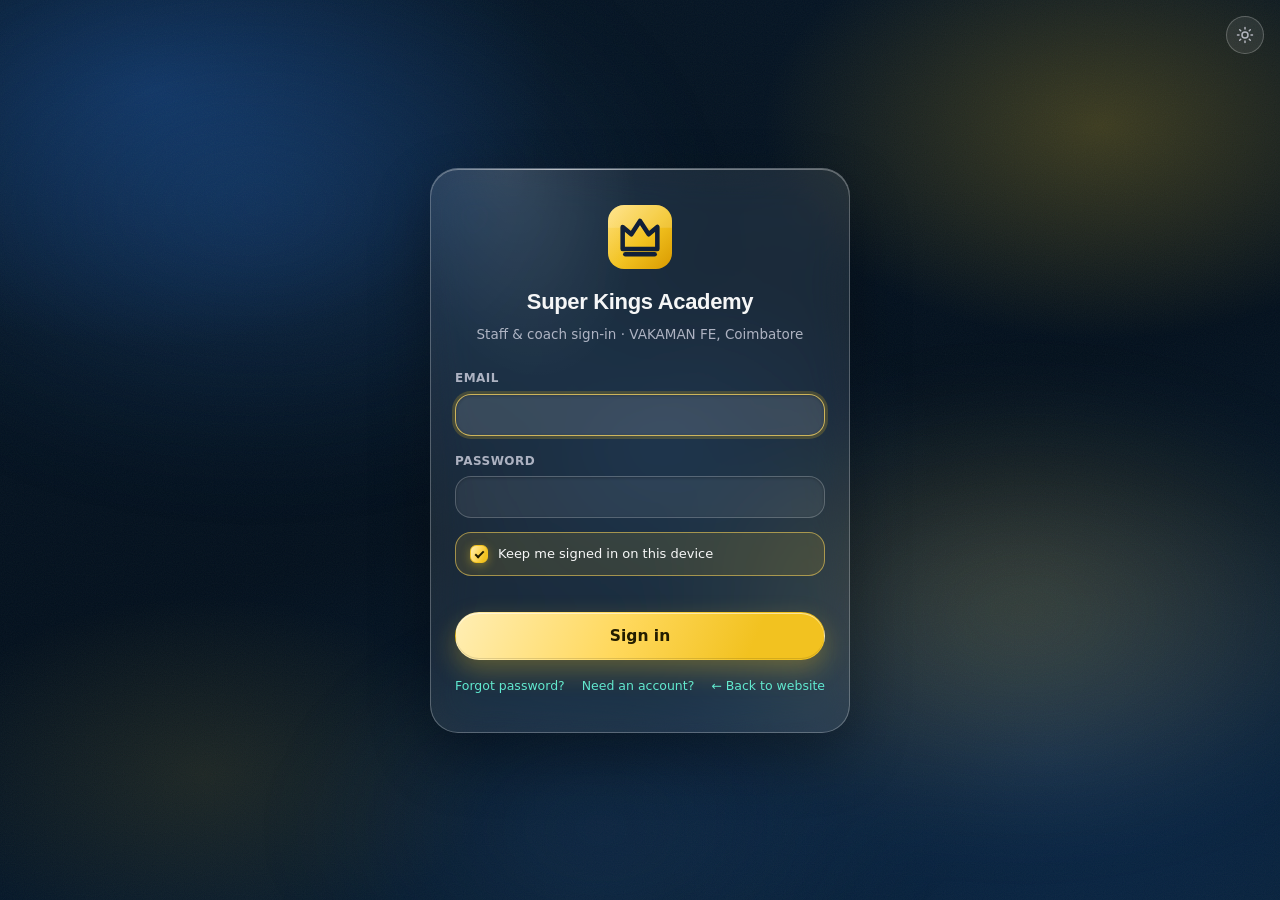
<file: fee-rules.html>
<!doctype html>
<html lang="en" data-theme="dark">
<head>
<meta charset="utf-8" />
<meta name="viewport" content="width=device-width,initial-scale=1,viewport-fit=cover" />
<meta name="theme-color" content="#04101f" />
<title>Fee rules · Super Kings Academy</title>
<link rel="icon" href="assets/img/favicon.svg" type="image/svg+xml" />
<link rel="icon" href="assets/img/favicon-32.png" sizes="32x32" type="image/png" />
<link rel="alternate icon" href="favicon.ico" sizes="32x32 16x16" />
<link rel="apple-touch-icon" href="assets/img/apple-touch-icon.png" />
<meta name="description" content="What Super Kings Academy charges: the monthly fee behind every batch, who each rule prices, and who has no fee set." />
<script>
  try { document.documentElement.dataset.theme = localStorage.getItem("ska-theme") || "dark"; } catch (e) {}
  document.documentElement.className += " lt-js";
</script>
<link rel="stylesheet" href="assets/css/glass.css?v=35" />
<style>
  /* ---------- the three figures ----------
     Three, and the third is the one that matters: a student whose batch
     has no rule is charged nothing and chased for nothing, and nothing
     else on this app says so out loud. */
  .fr-kpis { grid-template-columns: repeat(3, minmax(0, 1fr)); }
  .fr-kpis .stat-value { font-size: 26px; }
  .fr-kpis .delta { color: var(--ink-low); font-weight: 600; }
  .fr-kpis .stat-card.warn { border-color: rgba(229, 72, 77, .45); }
  .fr-kpis .stat-card.warn .stat-value { color: #ff8a8f; }
  @media (max-width: 699px) {
    .lt-grid.fr-kpis { grid-template-columns: repeat(3, minmax(0, 1fr)); gap: 8px; }
    .fr-kpis .stat-card { padding: 12px 10px; }
    .fr-kpis .stat-value { font-size: 20px; }
    .fr-kpis .stat-copy { font-size: 11px; }
    .fr-kpis .delta { font-size: 11px; }
  }

  /* ---------- one card per rule ----------
     Cards, not a table. A rule has a name, a scope, two amounts and a
     count, and a five-column table of that collapses into unreadable
     slivers on the phone this is actually opened on. */
  .fr-list { display: grid; gap: var(--gap-3); margin-top: var(--gap-3); }
  /* Two up on a laptop. A rules card is short and fixed-height-ish, so one
     per row on a 1280px screen is a column of whitespace and a scroll for
     something an academy wants to compare side by side. */
  @media (min-width: 900px) { .fr-list { grid-template-columns: repeat(2, minmax(0, 1fr)); } }
  .fr-card { padding: 16px 18px; }
  .fr-top { display: flex; align-items: flex-start; gap: 12px; justify-content: space-between; }
  .fr-name { font-weight: 800; font-size: 16.5px; letter-spacing: -.01em; }
  .fr-who { color: var(--ink-mid); font-size: 13px; margin-top: 3px; }
  .fr-money { display: flex; align-items: baseline; gap: 10px; flex-wrap: wrap; margin: 12px 0 4px; }
  .fr-amt { font-size: 26px; font-weight: 800; letter-spacing: -.02em; }
  .fr-per { color: var(--ink-low); font-size: 13px; font-weight: 600; }
  .fr-adm { color: var(--ink-mid); font-size: 13px; }
  .fr-count { font-size: 13px; color: var(--ink-mid); margin-top: 2px; }
  .fr-count b { color: var(--ink-high); font-weight: 700; }
  .fr-count.none { color: var(--ink-low); }
  .fr-note { color: var(--ink-low); font-size: 12.5px; margin-top: 8px; font-style: italic; }
  .fr-acts { display: flex; gap: 8px; margin-top: 14px; flex-wrap: wrap; }

  /* Status. Four states that must not blur into one another: a rule can
     price nobody because it is off, because it has not started, because
     it has ended, or because its batch is empty — and only the last one
     is fine. */
  .fr-pill { font-size: 11px; font-weight: 800; padding: 4px 9px; border-radius: var(--r-pill);
             text-transform: uppercase; letter-spacing: .04em; white-space: nowrap; }
  .fr-pill.live  { background: rgba(48, 164, 108, .16); color: #4ade80; }
  .fr-pill.off   { background: rgba(255, 255, 255, .07); color: var(--ink-low); }
  .fr-pill.sched { background: rgba(245, 183, 49, .16); color: #f5b731; }
  .fr-pill.exp   { background: rgba(229, 72, 77, .14); color: #ff8a8f; }
  .fr-card.dim { opacity: .62; }

  .fr-help { margin-top: var(--gap-4); padding: 16px 18px; }
  .fr-help h3 { font-size: 14px; margin-bottom: 8px; }
  .fr-help p { color: var(--ink-mid); font-size: 13px; line-height: 1.65; margin-bottom: 8px; }
  .fr-help p:last-child { margin-bottom: 0; }
  .fr-help code { background: rgba(255,255,255,.06); padding: 1px 5px; border-radius: 5px; font-size: 12px; }

  .fr-locked { color: var(--ink-mid); font-size: 13px; padding: 10px 12px;
               background: rgba(255,255,255,.04); border-radius: var(--r-md); }
</style>
</head>
<body>
  <div class="lt-bg" aria-hidden="true"></div>

  <main class="lt-page lt-main">

    <div class="card-head" style="margin-bottom: 0;">
      <div>
        <div class="kicker">Finance</div>
        <h2>What the academy charges</h2>
        <div class="sub">Every fee on this screen is what a student will actually be billed — the same answer the reminders quote.</div>
      </div>
      <div class="flex wrap">
        <a class="btn btn-glass btn-sm" href="fees.html">← Finance</a>
        <button class="btn btn-primary btn-sm" id="frAdd" type="button">+ Add a rule</button>
      </div>
    </div>

    <div class="lt-grid fr-kpis" style="margin-top: var(--gap-3);">
      <div class="glass glass-hover stat-card kpi reveal">
        <span class="stat-copy">Priced by a rule</span>
        <span class="stat-value" id="kpiPriced">—</span>
        <span class="delta" id="kpiPricedSub">Loading…</span>
      </div>
      <div class="glass glass-hover stat-card kpi reveal d1">
        <span class="stat-copy">On their own rate</span>
        <span class="stat-value" id="kpiOwn">—</span>
        <span class="delta">Set on the student</span>
      </div>
      <div class="glass glass-hover stat-card kpi reveal d2" id="kpiNoneCard">
        <span class="stat-copy">No fee set</span>
        <span class="stat-value" id="kpiNone">—</span>
        <span class="delta" id="kpiNoneSub">&nbsp;</span>
      </div>
    </div>

    <div class="fr-list" id="frList">
      <div class="glass lt-skel" style="height: 120px;"></div>
      <div class="glass lt-skel" style="height: 120px;"></div>
    </div>

    <div class="glass fr-help reveal">
      <h3>How a fee is decided</h3>
      <p>
        A fee belongs to a <b>group</b>, not to a student. When a payment or a reminder needs an
        amount, the academy's rules are checked from the most specific to the least: a rate set on
        one student first, then their batch, then a rule for everyone. The first one that fits wins.
      </p>
      <p>
        So changing the Morning rule changes it for <b>everyone in Morning</b>, immediately, including
        what tomorrow's reminders say. Nothing needs re-entering student by student.
      </p>
      <p>
        To give <b>one</b> student their own rate — a sibling discount, a scholarship — set it on that
        student on the <a href="players.html">Members</a> page. That beats every rule here, which is
        why those students are counted separately above.
      </p>
    </div>

  </main>

  <!-- ---------- add / edit ----------
       No date fields, on purpose. The database allows one active rule per
       group, so "₹2,500 until September, ₹2,800 from October" cannot be
       two rules — the pair is refused. A date picker here would either
       always error or leave a batch priced by nothing until October, and
       both are worse than the screen saying a change applies now. -->
  <div class="lt-modal-backdrop" id="frBackdrop">
    <div class="glass lt-modal" style="width:min(440px,100%);">
      <div class="modal-head">
        <div><div class="kicker">Fee rule</div><h2 style="font-size:20px;" id="frTitle">Add a rule</h2></div>
        <button class="btn btn-icon btn-ghost" id="frClose" type="button" aria-label="Close">✕</button>
      </div>

      <div class="lt-grid" style="gap:var(--gap-3);">
        <label class="field">
          <span>Name it</span>
          <input type="text" id="frLabel" maxlength="60" placeholder="Morning batch" />
        </label>

        <label class="field" id="frScopeField">
          <span>Applies to</span>
          <select id="frScope"></select>
        </label>
        <div class="fr-locked hide" id="frScopeLocked"></div>

        <label class="field hide" id="frBatchField">
          <span>Which batch</span>
          <select id="frBatch"></select>
        </label>

        <label class="field">
          <span>Monthly fee</span>
          <input type="tel" id="frMonthly" inputmode="numeric" data-digits="6" placeholder="2500" />
        </label>

        <label class="field">
          <span>Joining fee <span class="opt">(one-off, optional)</span></span>
          <input type="tel" id="frAdmission" inputmode="numeric" data-digits="6" placeholder="0" />
        </label>

        <label class="field">
          <span>Note <span class="opt">(optional)</span></span>
          <input type="text" id="frNote" maxlength="80" placeholder="Why this rate exists" />
        </label>

        <div class="form-msg" id="frMsg"></div>
        <button class="btn btn-primary btn-block" type="button" id="frSave">Save</button>
      </div>
    </div>
  </div>

  <script src="assets/js/core.js?v=35"></script>
  <script src="assets/js/cloud.js?v=35"></script>
  <script src="assets/js/dev-data.js?v=35"></script>
  <script>
  (function () {
    "use strict";
    if (!LT.auth.require({ staffOnly: true })) return;

    /* Finance stays lit in the nav: this screen is part of it, and the
       dock is deliberately five tabs — core.js says a sixth crowds the
       phone, and a rules screen opened twice a year is not the sixth. */
    LT.managerShell("fees.html");

    function byId(id) { return document.getElementById(id); }

    /* core.js formats money but not dates, and this screen shows two:
       when a rule starts and when it ended. "18 Sep 2026", never the ISO
       string a manager has to decode. */
    function fmtDate(iso) {
      if (!iso) return "";
      var d = new Date(String(iso) + "T00:00:00");
      if (isNaN(d)) return String(iso);
      return d.toLocaleDateString("en-IN", { day: "numeric", month: "short", year: "numeric" });
    }

    var state = { rules: [], summary: null, batches: [], editing: null };

    /* ---------- what a rule covers, in words ----------
       Read from the same fields resolve_fee() matches on, and phrased for
       someone who has never heard the word "scope". */
    function whoFor(r) {
      /* Phrased as WHO IT COVERS, not as a label. A rule named "Morning
         batch" sitting above the words "Morning batch" says nothing twice;
         "Everyone in Morning" is the fact the manager is here to check. */
      if (r.member_id) return "Just " + (r.member_name || "one student");
      if (r.batch_id)  return "Everyone in " + (r.batch_name || "batch #" + r.batch_id);
      if (r.centre_id && r.sport) return "Everyone doing " + r.sport + " at " + (r.centre_name || "one centre");
      if (r.sport)     return "Everyone doing " + r.sport;
      if (r.centre_id) return "Everyone at " + (r.centre_name || "one centre");
      return "Everyone at the academy";
    }

    /* The four reasons a rule can be sitting there pricing nobody. Only
       the last is harmless, so they are never merged. */
    function pillFor(r) {
      if (r.status === "off")       return ["off", "Retired"];
      if (r.status === "scheduled") return ["sched", "Starts " + fmtDate(r.effective_from)];
      if (r.status === "expired")   return ["exp", "Ended " + fmtDate(r.effective_to)];
      return ["live", "Live"];
    }

    function countLine(r) {
      if (r.status !== "live") return '<div class="fr-count none">Pricing nobody while it is not live.</div>';
      if (!r.students) return '<div class="fr-count none">Pricing nobody right now — no active student matches it.</div>';
      return '<div class="fr-count">Pricing <b>' + r.students + "</b> student" +
             (r.students === 1 ? "" : "s") + " right now.</div>";
    }

    function paint() {
      var s = state.summary || {};
      var priced = Math.max(0, (s.students || 0) - (s.unpriced || 0) - (s.overridden || 0));
      byId("kpiPriced").textContent = priced;
      byId("kpiPricedSub").textContent = s.monthly_total != null
        ? LT.fmtINR(s.monthly_total) + " a month in all"
        : "";
      byId("kpiOwn").textContent = s.overridden || 0;

      /* Loud when it is not zero, silent when it is. A warning that is
         always on screen stops being read. */
      byId("kpiNone").textContent = s.unpriced || 0;
      byId("kpiNoneCard").classList.toggle("warn", (s.unpriced || 0) > 0);
      byId("kpiNoneSub").innerHTML = (s.unpriced || 0) > 0
        ? "Charged nothing, chased for nothing"
        : "&nbsp;";

      var host = byId("frList");
      if (!state.rules.length) {
        host.innerHTML =
          '<div class="glass lt-empty"><div class="lt-empty-t">No fee rules yet</div>' +
          '<div class="lt-empty-s">Nothing is being charged, and no reminder can quote an amount. ' +
          'Add one rule per batch to start.</div></div>';
        return;
      }

      host.innerHTML = state.rules.map(function (r) {
        var p = pillFor(r);
        /* NO .reveal here. The scroll-reveal observer and its one-shot
           safety net both run at boot over the markup that exists then,
           so a card built later would carry opacity 0 and never be given
           .in — an invisible list that looks like a failed read. Every
           .reveal in this app is on static markup for exactly that
           reason. */
        return '<div class="glass fr-card' + (r.status === "live" ? "" : " dim") + '">' +
          '<div class="fr-top">' +
            "<div>" +
              '<div class="fr-name">' + LT.esc(r.label || "Untitled rule") + "</div>" +
              '<div class="fr-who">' + LT.esc(whoFor(r)) + "</div>" +
            "</div>" +
            '<span class="fr-pill ' + p[0] + '">' + LT.esc(p[1]) + "</span>" +
          "</div>" +
          '<div class="fr-money">' +
            '<span class="fr-amt">' + LT.fmtINR(r.monthly_amount) + "</span>" +
            '<span class="fr-per">a month</span>' +
            (Number(r.admission_fee) > 0
              ? '<span class="fr-adm">· ' + LT.fmtINR(r.admission_fee) + " to join</span>"
              : "") +
          "</div>" +
          countLine(r) +
          (r.note ? '<div class="fr-note">' + LT.esc(r.note) + "</div>" : "") +
          '<div class="fr-acts">' +
            '<button class="btn btn-glass btn-sm" data-edit="' + r.id + '" type="button">Edit</button>' +
            (r.active
              ? '<button class="btn btn-ghost btn-sm" data-retire="' + r.id + '" type="button">Retire</button>'
              : "") +
          "</div>" +
        "</div>";
      }).join("");
    }

    /* ---------- load ----------
       Both reads fired together. Tokyo is ~180ms away and these do not
       depend on each other; one after the other is a third of a second of
       nothing happening. */
    function load() {
      return Promise.all([
        LT_CLOUD.feeRulesBoard(),
        LT_CLOUD.batches()
      ]).then(function (res) {
        var board = res[0] || {};
        state.rules = board.rules || [];
        state.summary = board.summary || {};
        state.batches = (res[1] || []).filter(function (b) { return b.active !== false; });
        paint();
      }).catch(function (err) {
        byId("frList").innerHTML =
          '<div class="glass lt-empty"><div class="lt-empty-t">Could not read the fee rules</div>' +
          '<div class="lt-empty-s">' + LT.esc((err && err.message) || "Try again in a moment.") +
          "</div></div>";
        ["kpiPriced", "kpiOwn", "kpiNone"].forEach(function (id) { byId(id).textContent = "—"; });
        byId("kpiPricedSub").textContent = "";
      });
    }

    /* ---------- the sheet ---------- */
    var back = byId("frBackdrop");
    function close() { back.classList.remove("open"); }

    function fillScope(r) {
      var kind = "all";
      if (r && r.batch_id) kind = "batch";

      /* A rule scoped by student, sport or centre is SHOWN but not
         re-scoped here: those are set elsewhere, and a selector offering
         two of five options would quietly rewrite the other three on
         save. The scope round-trips untouched instead. */
      var exotic = !!(r && (r.member_id || r.sport || (r.centre_id && !r.batch_id)));
      byId("frScopeField").classList.toggle("hide", exotic);
      byId("frScopeLocked").classList.toggle("hide", !exotic);
      byId("frBatchField").classList.toggle("hide", exotic || kind !== "batch");
      if (exotic) {
        byId("frScopeLocked").textContent =
          "Applies to: " + whoFor(r) + " — set outside this screen, and left as it is when you save.";
        return;
      }

      byId("frScope").innerHTML =
        '<option value="all">Everyone at the academy</option>' +
        '<option value="batch">One batch</option>';
      byId("frScope").value = kind;

      byId("frBatch").innerHTML = state.batches.map(function (b) {
        return '<option value="' + LT.esc(String(b.id)) + '">' + LT.esc(b.name || ("Batch " + b.id)) + "</option>";
      }).join("");
      if (r && r.batch_id) byId("frBatch").value = String(r.batch_id);
    }

    function open(r) {
      state.editing = r || null;
      byId("frTitle").textContent = r ? "Edit this rule" : "Add a rule";
      byId("frLabel").value = r ? (r.label || "") : "";
      byId("frMonthly").value = r ? String(Math.round(Number(r.monthly_amount || 0))) : "";
      byId("frAdmission").value = r && Number(r.admission_fee) > 0
        ? String(Math.round(Number(r.admission_fee))) : "";
      byId("frNote").value = r ? (r.note || "") : "";
      byId("frMsg").textContent = "";
      byId("frMsg").className = "form-msg";
      fillScope(r);
      back.classList.add("open");
      setTimeout(function () { try { byId("frLabel").focus(); } catch (e) {} }, 60);
    }

    byId("frAdd").addEventListener("click", function () { open(null); });
    byId("frClose").addEventListener("click", close);
    back.addEventListener("click", function (e) { if (e.target === back) close(); });
    byId("frScope").addEventListener("change", function () {
      byId("frBatchField").classList.toggle("hide", this.value !== "batch");
    });

    byId("frList").addEventListener("click", function (e) {
      var ed = e.target.closest("[data-edit]");
      if (ed) {
        var id = Number(ed.getAttribute("data-edit"));
        var r = state.rules.filter(function (x) { return x.id === id; })[0];
        if (r) open(r);
        return;
      }
      var rt = e.target.closest("[data-retire]");
      if (rt) retire(Number(rt.getAttribute("data-retire")));
    });

    /* ---------- retire ----------
       The confirmation names the consequence, not the action. "Are you
       sure?" tells a manager nothing; "the 47 students in Morning will
       have no fee" tells them exactly what they are about to do. */
    function retire(id) {
      var r = state.rules.filter(function (x) { return x.id === id; })[0];
      if (!r) return;
      var hit = r.status === "live" && r.students
        ? " The " + r.students + " student" + (r.students === 1 ? "" : "s") +
          " it prices will be charged nothing until another rule covers them."
        : " It is pricing nobody, so nothing changes for anyone today.";
      LT.ask({
        kicker: "Fee rule",
        title: "Retire “" + (r.label || "this rule") + "”?",
        sub: "It stops pricing anyone." + hit + " The rule is kept, not deleted — it is the record of what people were charged.",
        confirmLabel: "Retire it",
        danger: true
      }).then(function (ok) {
        if (ok === null) return;
        LT_CLOUD.retireFeeRule(id, (LT.auth.session() || {}).email || null)
          .then(function (res) {
            var n = (res && res.unpriced) || 0;
            /* "error" rather than a warn kind that glass.css does not
               style — it is the only one that renders the ⚠, and students
               left priced by nothing has earned it. */
            LT.toast(n > 0
              ? "Retired. " + n + " student" + (n === 1 ? " has" : "s have") + " no fee set now."
              : "Retired.", n > 0 ? "error" : "ok", 6000);
            LT_CLOUD.track("fee_rule_retired", {});
            load();
          })
          .catch(function (err) {
            LT.toast((err && err.message) || "Could not retire that rule.", "error", 6000);
          });
      });
    }

    /* ---------- save ---------- */
    byId("frSave").addEventListener("click", function () {
      var btn = this, msg = byId("frMsg"), r = state.editing;

      var label = (byId("frLabel").value || "").trim();
      var monthlyRaw = (byId("frMonthly").value || "").replace(/\D/g, "");
      var admRaw = (byId("frAdmission").value || "").replace(/\D/g, "");
      msg.className = "form-msg";

      if (label.length < 2) {
        msg.textContent = "Give the rule a name — it is what this screen shows.";
        msg.className = "form-msg error"; byId("frLabel").focus(); return;
      }
      /* Blank is not zero here. An amount is what this rule EXISTS to say,
         so an empty box is a mistake rather than a free batch — unlike
         the joining fee, where blank genuinely means none. */
      if (monthlyRaw === "") {
        msg.textContent = "Put in the monthly fee. Enter 0 only if this group really pays nothing.";
        msg.className = "form-msg error"; byId("frMonthly").focus(); return;
      }
      var monthly = Number(monthlyRaw);
      var admission = admRaw === "" ? 0 : Number(admRaw);

      /* THE SCOPE IS SENT WHOLE. save_fee_rule replaces all four fields,
         so anything not sent becomes null and the rule starts pricing a
         different group than the one on screen. */
      var scope = { batch: null, centre: null, sport: null, member: null };
      var exotic = !!(r && (r.member_id || r.sport || (r.centre_id && !r.batch_id)));
      if (exotic) {
        scope = { batch: r.batch_id || null, centre: r.centre_id || null,
                  sport: r.sport || null, member: r.member_id || null };
      } else if (byId("frScope").value === "batch") {
        var bid = Number(byId("frBatch").value);
        if (!bid) {
          msg.textContent = "Choose which batch this applies to.";
          msg.className = "form-msg error"; return;
        }
        var b = state.batches.filter(function (x) { return x.id === bid; })[0];
        /* The batch's own centre goes with it. SKA's seeded rules carry
           both, and dropping the centre on an edit would quietly rewrite
           a rule nobody asked to re-scope. */
        scope = { batch: bid, centre: (b && b.centre_id) || null, sport: null, member: null };
      }

      /* CONFIRM WHAT MOVES. Only when it actually moves: re-saving the
         same number, or naming a brand new rule, needs no ceremony. */
      var moves = r && r.status === "live" && r.students &&
                  Number(r.monthly_amount) !== monthly;
      var ask = moves
        ? LT.ask({
            kicker: "Fee rule",
            title: "Change what " + r.students + " student" + (r.students === 1 ? "" : "s") + " pay?",
            sub: LT.fmtINR(r.monthly_amount) + " becomes " + LT.fmtINR(monthly) +
                 " a month, from now. Reminders and receipts quote the new amount straight away.",
            confirmLabel: "Change it"
          })
        : Promise.resolve("");

      ask.then(function (ok) {
        if (ok === null) return;
        btn.disabled = true;
        msg.textContent = "Saving…";

        LT_CLOUD.saveFeeRule({
          id: r ? r.id : null,
          label: label,
          monthly: monthly,
          admission: admission,
          batch: scope.batch, centre: scope.centre, sport: scope.sport, member: scope.member,
          note: (byId("frNote").value || "").trim() || null,
          by: (LT.auth.session() || {}).email || null
        }).then(function (res) {
          btn.disabled = false;
          var out = res || {};
          close();

          /* ONE toast. LT.toast writes into a single reused element, so a
             second call replaces the first before it can be read — the
             overlap warning would have silently eaten the save message. */
          var n = out.students || 0;
          var said = (out.created ? "Rule added. " : "Saved. ") +
                     (n ? "It prices " + n + " student" + (n === 1 ? "" : "s") + " now."
                        : "It prices nobody yet.");
          /* An overlap is legal and sometimes intended — writing the
             replacement before retiring the old one. It is still worth
             saying, because which of the two wins is then decided by a
             tie-break nobody chose. */
          if (out.overlaps) {
            said += " Another live rule covers some of the same students — retire the one you do not want.";
          }
          LT.toast(said, out.overlaps ? "error" : "ok", out.overlaps ? 9000 : 6000);
          LT_CLOUD.track(out.created ? "fee_rule_added" : "fee_rule_saved", {});
          load();
        }).catch(function (err) {
          btn.disabled = false;
          msg.textContent = (err && err.message) || "That did not save.";
          msg.className = "form-msg error";
        });
      });
    });

    /* ---------- go ---------- */
    load();
  })();
  </script>
</body>
</html>
</file>
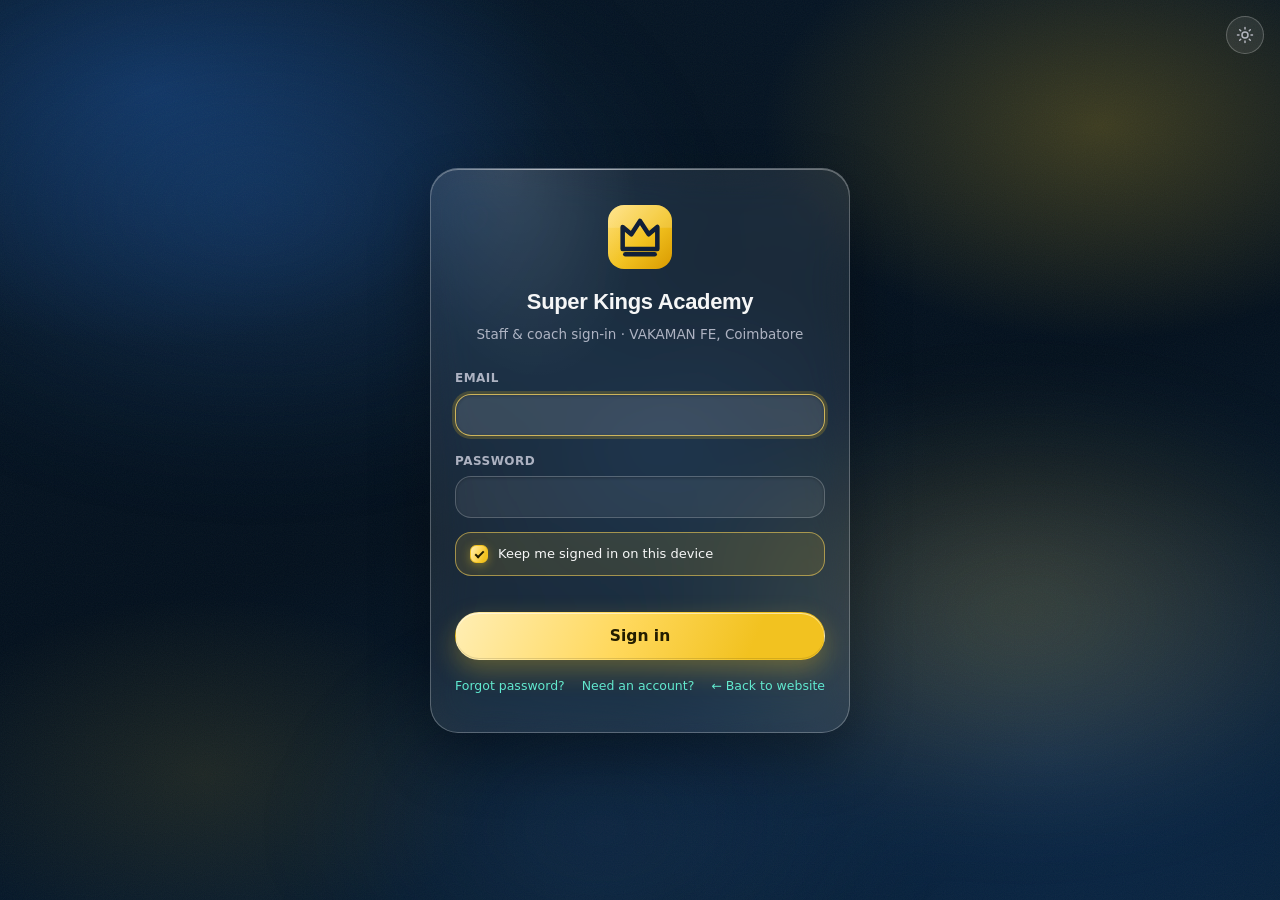
<file: fees.html>
<!doctype html>
<html lang="en" data-theme="dark">
<head>
<meta charset="utf-8" />
<meta name="viewport" content="width=device-width,initial-scale=1,viewport-fit=cover" />
<meta name="theme-color" content="#04101f" />
<title>Finance · Super Kings Academy</title>
<link rel="icon" href="assets/img/favicon.svg" type="image/svg+xml" />
<link rel="icon" href="assets/img/favicon-32.png" sizes="32x32" type="image/png" />
<link rel="alternate icon" href="favicon.ico" sizes="32x32 16x16" />
<link rel="apple-touch-icon" href="assets/img/apple-touch-icon.png" />
<meta name="description" content="Money in and money out at VAKAMAN FE — coaching fees, net and ground rentals, what is still owed, expenses and the month's net." />
<script>
  /* blocking: applies the persisted theme before first paint, else the
     page renders dark and flashes. Raw string, not JSON. */
  try { document.documentElement.dataset.theme = localStorage.getItem("ska-theme") || "dark"; } catch (e) {}
  document.documentElement.className += " lt-js";
</script>
<link rel="stylesheet" href="assets/css/glass.css?v=35" />
<style>
  /* ---------- the five headline figures ----------
     Five, not four, so .lt-grid.cols-4 does not fit. No cols-* class is
     used here on purpose: glass.css collapses cols-2/3/4 to a single
     column under 700px, and five money tiles stacked one per screen is
     four scrolls to see whether the month made anything. */
  .fin-kpis { grid-template-columns: repeat(5, minmax(0, 1fr)); }
  .fin-kpis .stat-card { justify-content: center; }
  .fin-kpis .stat-value { font-size: 25px; }
  .fin-kpis .delta { color: var(--ink-low); font-weight: 600; }
  .fin-kpis .stat-card.net { border-color: var(--glass-border-hover); }
  @media (max-width: 1099px) {
    .lt-grid.fin-kpis { grid-template-columns: repeat(3, minmax(0, 1fr)); }
    /* Five tiles in threes is 3 + 2, and the leftover cell sat empty at the
       end of the second row — the most conspicuous hole on the page once
       the band below it tightened up. The net tile takes it: the same
       treatment the <=699px block already gives it, for the same reason.
       It is the one number the owner opens this page for, so the wider it
       is the better, and the row closes. */
    .fin-kpis .stat-card.net { grid-column: span 2; }
  }
  @media (max-width: 699px) {
    .lt-grid.fin-kpis { grid-template-columns: repeat(2, minmax(0, 1fr)); gap: 8px; }
    .fin-kpis .stat-card { padding: 12px 14px; }
    .fin-kpis .stat-value { font-size: 20px; }
    .fin-kpis .stat-copy { font-size: 10.5px; }
    .fin-kpis .delta { font-size: 10px; }
    /* the net tile spans the full width on the last row — it is the one
       number the owner actually opens this page for */
    .fin-kpis .stat-card.net { grid-column: 1 / -1; }
  }

  /* ---------- money in ----------
     The .st-row bars, and the .st-fees/.st-nets/.st-ground fills that
     coloured them, were deleted with the design they belonged to — see
     the donut below. Leaving them would describe a card this page no
     longer draws, which is the sort of thing the next reader trusts.

     .st-total stays: the six-month summary beside the chart still uses
     it, and it is the only survivor. */
  .st-total { display: flex; justify-content: space-between; align-items: baseline; gap: 10px;
    margin-top: var(--gap-3); padding-top: var(--gap-3); border-top: 1px solid var(--line); }
  .st-total .lbl { font-size: 12px; text-transform: uppercase; letter-spacing: 0.08em; color: var(--ink-low); font-weight: 700; }

  /* ---------- money in: the band ----------
     THE FIRST TRY PUT THIS BESIDE THE SIX-MONTH CHART, and it was wrong
     for a reason that only shows with real data in it: the chart is a
     viewBox 620x190 SVG with height:auto, so its HEIGHT is 0.31 x its
     width. Halving the chart's column did not just narrow it, it
     collapsed it to 135px tall — and the performance card came out half
     the height of this one, leaving an L-shaped hole under it.

     A card whose height follows its width cannot be balanced against one
     whose height follows its content. So the chart gets its full width
     back (255px tall, legible), and this card stops being tall and narrow
     and becomes short and wide: a donut and one column per stream, in the
     same rhythm as the five figures above it. Five tiles already read
     well across 1192px; three streams and a donut read better. */
  .sd-band { display: flex; align-items: stretch; gap: var(--gap-4); }
  .sd-col {
    flex: 1 1 0; min-width: 0;
    padding-left: var(--gap-4);
    border-left: 1px solid var(--line);
    display: flex; flex-direction: column; justify-content: center; gap: 10px;
  }
  .sd-top { display: flex; align-items: flex-start; gap: 9px; min-width: 0; }
  .sd-sw { width: 11px; height: 11px; border-radius: 3px; flex: none; margin-top: 3px; }
  .sd-sw.fees   { background: var(--gold-grad); }
  .sd-sw.nets   { background: linear-gradient(90deg, #6ee7b7, #34d399); }
  .sd-sw.ground { background: linear-gradient(90deg, #a9ccff, #7fb3ff); }
  .sd-nm { font-size: 13.5px; font-weight: 650; color: var(--ink-mid); min-width: 0; }
  .sd-nm small { display: block; font-weight: 500; font-size: 11px; color: var(--ink-faint); margin-top: 1px; }
  .sd-bot { display: flex; align-items: baseline; gap: 9px; flex-wrap: wrap; }
  .sd-amt {
    font-family: var(--font-display); font-size: 23px; font-weight: 800;
    letter-spacing: -.02em; color: var(--ink-hi); font-variant-numeric: tabular-nums;
  }
  .sd-pct { font-size: 12px; font-weight: 700; color: var(--ink-low); font-variant-numeric: tabular-nums; }
  /* A stream that took nothing is stated, never hidden — "the nets earned
     nothing this month" is information — but it does not get the weight of
     one that did. */
  .sd-col.zero .sd-nm, .sd-col.zero .sd-amt { color: var(--ink-low); }
  .sd-col.zero .sd-sw { opacity: .35; }

  /* ---------- the donut ----------
     Three parts of one whole is what a donut is for, and it says at a
     glance what three bars never did: the ground was 96% of everything
     the academy collected. Its own .sd-* namespace rather than the shared
     .donut, which draws one value ring against a track and is used on
     other screens. */
  .sd { position: relative; width: 150px; height: 150px; flex: none; }
  /* -90deg so the first segment starts at twelve o'clock, where a reader
     expects a total to begin. */
  .sd svg { width: 100%; height: 100%; transform: rotate(-90deg); }
  .sd .sd-track { fill: none; stroke: var(--line); stroke-width: 13; }
  :root[data-theme="light"] .sd .sd-track { stroke: rgba(28, 32, 44, 0.13); }
  .sd .sd-seg {
    fill: none; stroke-width: 13; stroke-linecap: butt;
    animation: sd-draw 0.9s var(--ease-spring) both;
  }
  @keyframes sd-draw { from { stroke-dasharray: 0 999; } }
  .sd .sd-hole {
    position: absolute; inset: 0; display: grid; place-items: center;
    text-align: center; padding: 0 16px;
  }
  .sd .sd-tot {
    font-family: var(--font-display); font-weight: 800; letter-spacing: -.02em;
    line-height: 1; color: var(--tx-gold);
    /* Sized in JS from the LENGTH OF THE NUMBER, not from the viewport:
       the donut is 150px wide on a phone and on a laptop alike. */
    font-size: 22px;
  }
  .sd .sd-cap {
    font-size: 9.5px; text-transform: uppercase; letter-spacing: .09em;
    color: var(--ink-low); font-weight: 700; margin-top: 4px;
  }

  /* Stacked below 800px: the columns cannot hold a name, a sub-label and
     an amount side by side much under 170px each, and three of them plus
     the donut needs 660px before it starts truncating. */
  @media (max-width: 799px) {
    .sd-band { flex-direction: column; align-items: stretch; gap: var(--gap-3); }
    .sd { margin: 0 auto; }
    .sd-col {
      padding-left: 0; border-left: 0;
      border-top: 1px solid var(--line); padding-top: 12px;
      flex-direction: row; align-items: center; justify-content: space-between; gap: 12px;
    }
    .sd-bot { justify-content: flex-end; }
  }

  /* ---------- outstanding rentals ---------- */
  .feed-item .fi-right { display: flex; align-items: center; gap: 8px; flex: none; }
  .feed-item .fi-ic.owed { color: var(--tx-red); }
  .owed-head { display: flex; align-items: baseline; gap: 8px; flex-wrap: wrap; margin-bottom: 4px; }

  /* ---------- ledger head: title + tabs + action on one row ---------- */
  .ledger-head { display: flex; align-items: center; justify-content: space-between;
    gap: 10px 14px; flex-wrap: wrap; padding: var(--gap-3) var(--gap-3) 12px; }
  .ledger-head .lh-title { min-width: 0; }
  .ledger-head .lh-controls { display: flex; align-items: center; gap: 8px; flex-wrap: wrap; }
  @media (max-width: 560px) { .ledger-head .lh-controls { width: 100%; } }
  .ledger-foot { padding: 0 var(--gap-3) var(--gap-3); font-size: 12.5px; color: var(--ink-mid); }
  .ledger-foot b { color: var(--tx-gold); }
  .ledger-foot b.out { color: var(--tx-red); }

  /* a table cell that carries a skeleton or an empty state must not also
     carry the row hover/padding of a data cell */
  .lt-table td.slab { padding: 0 var(--gap-3); }
  .lt-table td.slab .lt-skel { margin: 10px 0; }

  .note { font-size: 12px; color: var(--ink-low); line-height: 1.5; }
  .note b { color: var(--ink-mid); font-weight: 650; }
  /* ---------- performance: revenue vs expenses ----------
     Deliberately NARROWER than the cards above it. A six-column bar chart
     stretched to 1200px puts a finger-width of whitespace between columns
     and makes six months look like six unrelated events; capped at 760 it
     reads as one trend, which is the only thing this chart is for. */
  /* The CARD is full width, like every other block on this page — a
     narrow centred card between full-width ones has its left edge aligned
     to nothing, which is what "not aligned" looked like on a desktop:
     everything else ran 120→1312 and this sat at 472→959.

     What actually needed to be narrower is the CHART, not the card. Six
     bar-pairs stretched across 1200px is six lonely events rather than a
     trend. So the chart is capped inside the card and the space beside it
     carries the numbers the bars cannot say precisely. */
  .perf-body { display: grid; grid-template-columns: minmax(0, 1fr) 300px; gap: var(--gap-4); align-items: start; }
  .rv-main { min-width: 0; }
  .rv-side { min-width: 0; border-left: 1px solid var(--line); padding-left: var(--gap-4); }
  .rv-side h3 { font-size: 13px; text-transform: uppercase; letter-spacing: .08em; color: var(--ink-low); margin-bottom: 12px; }
  @media (max-width: 899px) {
    .perf-body { grid-template-columns: 1fr; gap: var(--gap-3); }
    .rv-side { border-left: 0; border-top: 1px solid var(--line); padding-left: 0; padding-top: var(--gap-3); }
  }
  .rv-legend { display: flex; gap: var(--gap-3); flex-wrap: wrap; font-size: 12px; color: var(--ink-mid); align-items: center; }
  .rv-legend .sw { display: inline-block; width: 12px; height: 12px; border-radius: 4px; margin-right: 6px; vertical-align: -2px; }
  .rv-legend .sw-rev { background: var(--gold-grad); }
  .rv-legend .sw-exp { background: rgba(255, 107, 107, 0.8); }
  :root[data-theme="light"] .rv-legend .sw-exp { background: rgba(194, 56, 63, 0.8); }
  .rv-legend .sw-net { background: #7fb3ff; border-radius: 99px; height: 4px; margin-top: 4px; }
  .rv-host { position: relative; width: 100%; min-height: 150px; }
  .rv-host svg { width: 100%; height: auto; display: block; overflow: visible; }
  .rv-bar { cursor: pointer; transform-origin: bottom; animation: lt-grow-bar .7s var(--ease-spring) both; transition: opacity .3s ease, filter .3s ease; }
  .rv-bar.rev { fill: url(#rvGold); }
  .rv-bar.exp { fill: rgba(255, 107, 107, 0.78); }
  :root[data-theme="light"] .rv-bar.exp { fill: rgba(194, 56, 63, 0.72); }
  .rv-group.dim .rv-bar { opacity: .25; filter: saturate(.4); }
  .rv-group.focus .rv-bar { filter: brightness(1.12); }
  .rv-net { fill: none; stroke: #7fb3ff; stroke-width: 2.2; stroke-linecap: round; stroke-linejoin: round; }
  :root[data-theme="light"] .rv-net { stroke: #2f6fd0; }
  .rv-net-dot { fill: #7fb3ff; stroke: rgba(0,0,0,.3); stroke-width: 1.2; }
  :root[data-theme="light"] .rv-net-dot { fill: #2f6fd0; stroke: #fff; }
  .rv-xlabel { fill: var(--ink-low); font-size: 11px; font-family: var(--font-body); font-weight: 600; cursor: pointer; }
  .rv-xlabel.focus { fill: var(--tx-gold); font-weight: 800; }
  .rv-hint { font-size: 11.5px; color: var(--ink-faint); text-align: center; margin-top: 6px; }
  .rv-detail { display: none; }
  .rv-detail.show { display: block; animation: lt-step-in .45s var(--ease-spring) both; }
  .rv-detail .rd-head { display: flex; justify-content: space-between; align-items: center; gap: 10px; flex-wrap: wrap; margin-bottom: 10px; }
  .rv-detail .rd-head h3 { font-size: 15px; }
  .rd-row { display: flex; align-items: center; gap: 10px; font-size: 12.5px; margin-bottom: 8px; }
  .rd-row .rd-l { flex: none; width: 118px; color: var(--ink-mid); font-weight: 650; }
  .rd-row .rd-bar { flex: 1; min-width: 30px; height: 8px; border-radius: 5px; background: var(--line); overflow: hidden; }
  .rd-row .rd-bar i { display: block; height: 100%; border-radius: 5px; transform-origin: left; animation: lt-fill-bar .6s var(--ease-spring) both; }
  .rd-row.g .rd-bar i { background: var(--gold-grad); }
  .rd-row.r .rd-bar i { background: linear-gradient(90deg, rgba(255,107,107,.9), rgba(220,80,86,.9)); }
  .rd-row .rd-v { flex: none; width: 86px; text-align: right; font-weight: 700; color: var(--ink-hi); font-variant-numeric: tabular-nums; }
  @media (max-width: 480px) {
    .rd-row .rd-l { width: 92px; font-size: 11.5px; }
    .rd-row .rd-v { width: 74px; font-size: 11.5px; }
  }
</style>
</head>
<body>
  <div class="lt-bg" aria-hidden="true"></div>

  <!-- .lt-page is the design system's page frame (max width + the padding
       that clears the fixed nav and the mobile dock). .lt-main carries no
       styles of its own; it is kept so every page in this app reads the
       same in source. -->
  <main class="lt-page lt-main">

    <div class="card-head" style="margin-bottom: 0;">
      <div>
        <div class="kicker">Finance</div>
        <h2>Money in, money out</h2>
        <div class="sub" id="monthLine">VAKAMAN FE</div>
      </div>
      <div class="flex wrap">
        <span class="lt-filter">
          <select id="monthSel" aria-label="Choose a month"></select>
        </span>
        <!-- What the academy CHARGES lives on its own screen: it is a
             setting changed twice a year, and the ledger below is a record
             of what happened. Putting them in one page would mean an edit
             box for next month's fees sitting above last month's receipts. -->
        <a class="btn btn-glass btn-sm" href="fee-rules.html">Fee rules</a>
        <button class="btn btn-primary btn-sm" id="expAdd" type="button">+ Add expense</button>
      </div>
    </div>

    <!-- ---------- the five figures ---------- -->
    <div class="lt-grid fin-kpis">
      <div class="glass glass-hover stat-card kpi reveal">
        <span class="stat-copy">Coaching fees</span>
        <span class="stat-value" id="kpiFees">—</span>
        <span class="delta" id="kpiFeesSub">Loading…</span>
      </div>
      <div class="glass glass-hover stat-card kpi reveal d1">
        <span class="stat-copy">Rental collected</span>
        <span class="stat-value" id="kpiRent">—</span>
        <span class="delta" id="kpiRentSub">Loading…</span>
      </div>
      <div class="glass glass-hover stat-card kpi reveal d2">
        <span class="stat-copy">Rental outstanding</span>
        <span class="stat-value" id="kpiOwed">—</span>
        <span class="delta" id="kpiOwedSub">Loading…</span>
      </div>
      <div class="glass glass-hover stat-card kpi reveal d3">
        <span class="stat-copy">Expenses</span>
        <span class="stat-value" id="kpiExp">—</span>
        <span class="delta" id="kpiExpSub">Loading…</span>
      </div>
      <div class="glass glass-hover stat-card kpi net reveal d4">
        <span class="stat-copy">Net for the month</span>
        <span class="stat-value" id="kpiNet">—</span>
        <span class="delta" id="kpiNetSub">Loading…</span>
      </div>
    </div>

    <!-- ---------- where it came from ----------
         NO .lt-grid.cols-2 wrapper any more. There used to be two cards
         here, "By stream" and "Rentals not collected"; when the second
         moved to the dashboard its card went but the grid's closing tag
         went with it, leaving the wrapper open all the way to the end of
         the page.

         The browser recovered by closing it there, which put the
         performance card and the whole ledger INSIDE a two-column grid —
         so the ledger rendered in a half-width column with its table
         crushed and the right half of the page empty.

         One card needs no grid. .lt-page is already a flex column, so
         every section below is full width, which is what the ledger's
         six-column table needs. -->
      <div class="glass glass-card reveal">
        <div class="card-head">
          <div>
            <div class="kicker">Money in</div>
            <h2>By stream</h2>
            <div class="sub">Collected only — cash actually in hand</div>
          </div>
        </div>
        <div id="streamBody"><div class="lt-skel"></div><div class="lt-skel"></div><div class="lt-skel"></div></div>
        <div class="note mt-3" id="streamNote">
          Fees are counted on the date the payment was recorded; rentals on
          the date of play, which is the date the month filter selects on.
        </div>
      </div>

      <!-- "Rentals not collected" used to live here. Collecting is an
           ACTION, and actions belong where the day starts: it is now a row
           on the dashboard's "Needs you" card, with the payment sheet
           attached to it. Finance keeps the FIGURE — the Rental
           outstanding tile above — because a ledger should still tell you
           what is owed; it just no longer asks you to do something about
           it in two places. -->

    <!-- ---------- performance: revenue vs expenses ----------
         Six months, from the same three reads the tiles above use, so the
         chart and the tiles cannot quote different money. That is not a
         style choice: 2026-08-12zb records a demo dashboard showing ₹57k
         and ₹527,200 for the same month because the chart came from
         tenant_revenue_streams() — a COURT-VENUE function that by contract
         excludes coaching fees. It is right for what it reports and wrong
         as a total, so this page does not use it. -->
    <div class="glass glass-card reveal perf-card">
      <div class="card-head">
        <div><div class="kicker">Performance</div><h2>Revenue vs expenses</h2></div>
        <div class="rv-legend">
          <span><span class="sw sw-rev"></span>Revenue</span>
          <span><span class="sw sw-exp"></span>Expenses</span>
          <span><span class="sw sw-net"></span>Net</span>
        </div>
      </div>
      <div class="perf-body">
        <div class="rv-main">
          <div class="rv-host" id="rvHost"><div class="lt-skel"></div><div class="lt-skel"></div></div>
          <div class="rv-hint" id="rvHint">Tap a month to see what it was made of.</div>
        </div>
        <div class="rv-side">
          <div class="rv-summary" id="rvSummary"></div>
          <div class="rv-detail" id="rvDetail"></div>
        </div>
      </div>
    </div>

    <!-- ---------- the ledger: money in and money out, one card ----------
         Two cards became one with tabs. They were the same object — a list
         of transactions for the chosen month — split only by direction, and
         an owner comparing what came in against what went out was scrolling
         between two headers to do it.

         Both tables stay in the DOM and are toggled. paintLedger() and
         paintExpenses() are untouched; a tab that re-renders is a tab that
         can lose a filter. -->
    <div class="glass reveal">
      <div class="ledger-head">
        <div class="lh-title">
          <div class="kicker">Ledger</div>
          <h2 style="font-size: 18px;" id="ledgerTitle">Money received</h2>
        </div>
        <div class="lh-controls">
          <div class="chip-row filters" id="ledgerTabs">
            <button class="chip active" type="button" data-tab="in">Money in</button>
            <button class="chip" type="button" data-tab="out">Money out</button>
          </div>
          <div class="chip-row filters" id="txTabs">
            <button class="chip active" type="button" data-f="all">All</button>
            <button class="chip" type="button" data-f="fees">Coaching fees</button>
            <button class="chip" type="button" data-f="nets">Nets</button>
            <button class="chip" type="button" data-f="ground">Ground</button>
          </div>
          <button class="btn btn-glass btn-sm hide" id="expAdd2" type="button">+ Add expense</button>
        </div>
      </div>

      <div id="paneIn">
        <div class="table-wrap">
          <table class="lt-table tight">
            <thead>
              <tr>
                <th>Date</th><th>From</th><th>Stream</th>
                <th style="text-align:right;">Amount</th><th>Mode</th><th>Collected by</th>
              </tr>
            </thead>
            <tbody id="txBody"></tbody>
          </table>
        </div>
        <div class="ledger-foot" id="txFoot"></div>
      </div>

      <div id="paneOut" class="hide">
        <div class="table-wrap">
          <table class="lt-table tight">
            <thead>
              <tr>
                <th>Date</th><th>Paid to</th><th>Category</th>
                <th style="text-align:right;">Amount</th><th>Mode</th><th>Note</th>
              </tr>
            </thead>
            <tbody id="expBody"></tbody>
          </table>
        </div>
        <div class="ledger-foot" id="expFoot"></div>
      </div>
    </div>

  </main>

  <!-- ---------- add expense ---------- -->
  <div class="lt-modal-backdrop" id="expBackdrop">
    <div class="glass lt-modal">
      <div class="modal-head">
        <div><div class="kicker">Money out</div><h2 style="font-size: 20px;">Add an expense</h2></div>
        <button class="btn btn-icon btn-ghost" id="expClose" type="button" aria-label="Close">✕</button>
      </div>
      <form id="expForm" class="lt-grid" style="gap: var(--gap-3);" autocomplete="off">
        <label class="field">
          <span>Category</span>
          <select name="category" id="expCat"></select>
        </label>
        <label class="field">
          <span>Paid to</span>
          <input type="text" name="payee" id="expPayee" maxlength="60" placeholder="Who was paid" />
        </label>
        <div class="lt-grid cols-2" style="gap: var(--gap-2);">
          <label class="field">
            <span>Amount</span>
            <input type="number" name="amount" id="expAmt" min="1" step="1" inputmode="numeric" placeholder="0" />
          </label>
          <label class="field">
            <span>Date</span>
            <input type="date" name="on" id="expDate" />
          </label>
        </div>
        <label class="field">
          <span>Mode</span>
          <select name="mode" id="expMode">
            <option value="cash">Cash</option>
            <option value="upi">UPI</option>
            <option value="bank">Bank transfer</option>
            <option value="card">Card</option>
          </select>
        </label>
        <label class="field">
          <span>Note <span class="opt">(optional)</span></span>
          <input type="text" name="note" id="expNote" maxlength="120" placeholder="What it was for" />
        </label>
        <div class="form-msg" id="expMsg"></div>
        <button class="btn btn-primary btn-block" type="submit" id="expSave">Save expense</button>
      </form>
    </div>
  </div>

  <!-- ---------- collect a rental ---------- -->

  <script src="assets/js/core.js?v=35"></script>
  <script src="assets/js/cloud.js?v=35"></script>
  <script src="assets/js/dev-data.js?v=35"></script>
  <script>
  /* ============================================================
     FINANCE — what came in, what went out, what is still owed.

     SIX things to know before editing this file.

     1. NOTHING ON THIS PAGE IS PRICED HERE. Every rupee is an amount a
        server row already carried, or a sum of those amounts. Summing is
        reporting; deriving a price is not, and there is no rate table, no
        fee chain, no reminder ladder and no UPI rotation in this file.
        Astro is ₹500/hour, matting ₹400, and the ground ₹10,000 /
        ₹20,000 / ₹25,000 by weekday — and none of those numbers appears
        below, because the day the client changes one, this screen must
        not be a place anybody has to remember to edit. (This comment
        already went stale once, when the single ₹500 nets facility was
        split in two — which is the argument for the rule, not against
        it: a stale COMMENT misleads a reader, a stale CONSTANT
        misinvoices a customer.)

     2. RENTAL MONEY LIVES ON THE BOOKING, NOT IN payments. There is
        deliberately no payments row per booking: bookings.amount with
        paid_at / paid_mode / collected_by is the record, and a mirroring
        payments row would double-count the same rupee in every sum on
        this page. So rentals are read with LT_CLOUD.bookingsBetween()
        and coaching fees are read from payments. They are two sources on
        purpose.

     3. DO NOT CALL tenant_revenue_streams(). It looks exactly like the
        function this page wants and it is not: it is hardcoded to
        sport = 'tennis' and 'pickleball', so for a cricket academy
        selling 'nets' and 'ground' it returns zero — silently, with HTTP
        200. A screen showing ₹0 for a month that took ₹40,000 is worse
        than a screen showing "could not load". If somebody "fixes" this
        page by wiring that function up, they have broken it.

     4. THE THREE READS FAIL INDEPENDENTLY, AND THE NET REFUSES TO GUESS.
        Fees, rentals and expenses are three round trips; a dead one
        blanks its own tile and its own table and nothing else. The net
        tile is the exception — it needs all three, so if any leg failed
        it prints "—" and says which one. A net computed from two of
        three legs is a number the academy did not earn.

     5. WHICH DATE A ROW BELONGS TO. Fees are bucketed on the payment's
        own date column. Rentals are bucketed on the booking's date — the
        day of play — and paid_at is read ONLY as a paid/not-paid flag,
        never sliced into a calendar day. paid_at is a timestamp rendered
        in the session's zone; the month filter is IST calendar days, and
        comparing those two directly is how this platform has already
        talked itself into a wrong conclusion more than once.

     6. TWO READS AND ONE WRITE ARE NOT IN THE ADAPTER YET.
        LT_CLOUD.payments(from, to), LT_CLOUD.expenses(from, to) and
        LT_CLOUD.recordExpense(row) do not exist in assets/js/cloud.js at
        the time of writing. This page still CALLS them — a page never
        fetches, so the fix is in the adapter, not here — and when they
        are absent it says so in plain words instead of inventing a
        figure. In DEV that path lands on the sample fixtures, exactly
        like every other read on this screen; live, it renders "could not
        load" with the missing method named. Nothing is stored locally to
        paper over it: LT.store is for which tab you had open, and a
        finance page that keeps its own ledger is the demo's bug.
     ============================================================ */
  (function () {
    "use strict";

    if (!LT.auth.require({ staffOnly: true })) return;   // redirecting
    LT.managerShell("fees.html");

    var $ = LT.$;
    var TODAY = LT.today();

    /* Facility vocabulary — labels, not money. */
    /* `key` is now the swatch and the gradient id as well as the lookup —
       the old `cls` property named a bar-fill rule that no longer exists. */
    var STREAMS = [
      { key: "fees",   label: "Coaching fees", sub: "Members" },
      { key: "nets",   label: "Practice nets", sub: "Astro & Matting" },
      { key: "ground", label: "Main ground",   sub: "Full day" }
    ];

    var EXPENSE_CATS = [
      "Ground maintenance", "Coach fees", "Staff salary", "Equipment",
      "Power & water", "Rent", "Marketing", "Travel", "Other"
    ];

    var MODES = { cash: "Cash", upi: "UPI", card: "Card", bank: "Bank transfer" };

    /* ---------- state ----------
       null means "not read yet", which is not the same as [] ("read, and
       the academy had nothing"), which is not the same as an error. All
       three paint differently and that is the point. */
    var S = {
      month: "", from: "", to: "", label: "",
      rent: null, rentErr: null,
      fees: null, feesErr: null,
      exp: null, expErr: null,
      filter: "all"
    };

    /* ============================================================
       SMALL HELPERS
       ============================================================ */

    /* Reads a value out of a server row without assuming one column name.
       payments and expenses are shapes this page does not own. */
    function pick(row, keys) {
      if (!row) return null;
      for (var i = 0; i < keys.length; i++) {
        var v = row[keys[i]];
        if (v !== undefined && v !== null && v !== "") return v;
      }
      return null;
    }
    function num(v) { var n = Number(v); return isFinite(n) ? n : 0; }

    /* Only formats something that is actually a calendar date, so a value
       of an unexpected shape prints nothing rather than "NaN undefined". */
    function isoOf(v) {
      var s = String(v == null ? "" : v).slice(0, 10);
      return /^\d{4}-\d{2}-\d{2}$/.test(s) ? s : "";
    }
    function niceDate(v) {
      var s = isoOf(v);
      return s ? LT.shortDate(s) : "—";
    }
    function modeLabel(m) {
      var k = String(m || "").toLowerCase();
      return MODES[k] || (m ? String(m) : "—");
    }
    function plural(n, one, many) { return n + " " + (n === 1 ? one : many); }

    function sum(rows, get) {
      return rows.reduce(function (t, r) { return t + num(get(r)); }, 0);
    }

    /* ---------- table slabs ----------
       Same markup LT.fail / LT.empty produce, inside a colspan cell, so a
       failed table and a failed list read identically on the page. */
    function slab(tbody, cols, html) {
      tbody.innerHTML = '<tr><td class="slab" colspan="' + cols + '">' + html + "</td></tr>";
    }
    function slabLoading(tbody, cols, rows) {
      var h = "";
      for (var i = 0; i < (rows || 3); i++) h += '<div class="lt-skel"></div>';
      slab(tbody, cols, h);
    }
    function slabEmpty(tbody, cols, title, sub) {
      slab(tbody, cols, '<div class="lt-empty"><div class="lt-empty-t">' + LT.esc(title) + "</div>" +
        (sub ? '<div class="lt-empty-s">' + LT.esc(sub) + "</div>" : "") + "</div>");
    }
    function slabFail(tbody, cols, err) {
      slab(tbody, cols, '<div class="lt-empty"><div class="lt-empty-t">Could not load</div>' +
        '<div class="lt-empty-s">' + LT.esc((err && err.message) || "read failed") + "</div></div>");
    }

    /* ---------- stat tiles ---------- */
    function statMoney(sel, v) {
      var el = $(sel);
      if (!el) return;
      var n = Math.round(num(v));
      /* A negative is printed with the sign in front of the symbol —
         "−₹4,200", not "₹-4,200". */
      LT.countUp(el, Math.abs(n), { prefix: (n < 0 ? "−₹" : "₹") });
    }
    function statDash(sel) {
      var el = $(sel);
      if (!el) return;
      if (el._cuRaf) { cancelAnimationFrame(el._cuRaf); el._cuRaf = null; }
      el.textContent = "—";
    }
    function sub(sel, text, kind) {
      var el = $(sel);
      if (!el) return;
      el.textContent = text;
      el.className = "delta" + (kind ? " " + kind : "");
    }

    /* ============================================================
       THE MONTH

       Twelve months back from this one, no future months: a month that
       has not started cannot have taken money, and an empty screen that
       looks like a failure is a support call.
       ============================================================ */
    function monthKey(d) {
      var m = String(d.getMonth() + 1);
      return d.getFullYear() + "-" + (m.length < 2 ? "0" + m : m);
    }
    function monthBounds(key) {
      var y = Number(key.slice(0, 4)), m = Number(key.slice(5, 7)) - 1;
      return {
        from: LT.isoDate(new Date(y, m, 1)),
        to: LT.isoDate(new Date(y, m + 1, 0)),          // day 0 of next month = last of this
        label: new Date(y, m, 1).toLocaleDateString("en-IN", { month: "long", year: "numeric" })
      };
    }

    (function buildMonths() {
      var now = new Date(), out = [];
      for (var i = 0; i < 12; i++) {
        var d = new Date(now.getFullYear(), now.getMonth() - i, 1);
        var k = monthKey(d);
        out.push('<option value="' + k + '">' +
          LT.esc(d.toLocaleDateString("en-IN", { month: "long", year: "numeric" })) + "</option>");
      }
      $("#monthSel").innerHTML = out.join("");
      $("#monthSel").value = monthKey(now);
    })();

    $("#monthSel").addEventListener("change", function () { load(this.value); });

    /* ============================================================
       ADAPTER CALLS

       Two of these are not in cloud.js yet (see note 6 at the top). They
       are called by name so that the day the adapter gains them this page
       is already correct, and refused loudly when it has not — never
       simulated, never fetched from here.
       ============================================================ */
    function readVia(name, args, what) {
      var fn = window.LT_CLOUD && LT_CLOUD[name];
      if (typeof fn === "function") return fn.apply(LT_CLOUD, args || []);
      var e = new Error(what + " has no read in the cloud adapter yet — add LT_CLOUD." +
                        name + "() to assets/js/cloud.js. A page never fetches.");
      e.missing = true;
      return Promise.reject(e);
    }

    /* ============================================================
       LOAD — four round trips, dispatched together.

       The database answers in single-digit milliseconds; the flight to
       Tokyo is ~180 ms and is ~97% of each request. Sequential reads here
       would be most of a second of empty tiles for nothing.
       ============================================================ */
    function load(key) {
      var b = monthBounds(key);
      S.month = key; S.from = b.from; S.to = b.to; S.label = b.label;
      S.rent = S.fees = S.exp = null;
      S.rentErr = S.feesErr = S.expErr = null;

      $("#monthLine").textContent = "VAKAMAN FE · " + b.label;
      $("#expDate").value = (TODAY >= b.from && TODAY <= b.to) ? TODAY : b.to;

      ["#kpiFees", "#kpiRent", "#kpiOwed", "#kpiExp", "#kpiNet"].forEach(statDash);
      ["#kpiFeesSub", "#kpiRentSub", "#kpiOwedSub", "#kpiExpSub", "#kpiNetSub"].forEach(function (s) {
        sub(s, "Loading…");
      });
      LT.skeleton($("#streamBody"), 3);
      slabLoading($("#txBody"), 6, 4);
      slabLoading($("#expBody"), 6, 3);
      $("#txFoot").textContent = "";
      $("#expFoot").textContent = "";

      var rentReq = LT_CLOUD.bookingsBetween(b.from, b.to);
      var feesReq = readVia("payments", [b.from, b.to], "Coaching fee payments");
      var expReq  = readVia("expenses", [b.from, b.to], "Expenses");

      rentReq.then(function (rows) {
        S.rent = rows || [];
        paintRent();
      }).catch(function (err) {
        if (LT_CLOUD.DEV) { S.rent = devRent(b); paintRent(); return; }
        S.rentErr = err;
        paintRent();
      });

      feesReq.then(function (rows) {
        S.fees = rows || [];
        paintFees();
      }).catch(function (err) {
        if (LT_CLOUD.DEV) { S.fees = devFees(b); paintFees(); return; }
        S.feesErr = err;
        paintFees();
      });

      expReq.then(function (rows) {
        S.exp = rows || [];
        paintExpenses();
      }).catch(function (err) {
        if (LT_CLOUD.DEV) { S.exp = devExpenses(b); paintExpenses(); return; }
        S.expErr = err;
        paintExpenses();
      });
    }

    /* Court labels (Astro / Matting) come from tenants.config, so the app
       and the SQL cannot disagree about which net is which. Cosmetic, on
       its own round trip; the tables repaint if it lands late, and if it
       never lands the court codes N1…N4 show, which is correct and
       readable rather than a guess. */
    LT_CLOUD.tenantConfig().then(function (t) {
      var map = t && t.config && t.config.courtLabels;
      if (map) { LT.setCourtLabels(map); repaintLists(); }
      else if (LT_CLOUD.DEV) { LT.setCourtLabels(SKA_DEV.courtLabels); repaintLists(); }
    }).catch(function () {
      if (LT_CLOUD.DEV) { LT.setCourtLabels(SKA_DEV.courtLabels); repaintLists(); }
    });

    function repaintLists() {
      if (S.rent) { paintLedger(); }
    }

    /* ---------- DEV fixtures ----------
       Sample data, behind the striped banner, never blended with a live
       read: a region either shows real rows or shows these. */
    function inMonth(v, b) { var s = isoOf(v); return !!s && s >= b.from && s <= b.to; }
    function devRent(b) {
      return SKA_DEV.bookings.filter(function (r) { return inMonth(r.date, b); });
    }
    function devFees(b) {
      return SKA_DEV.payments.filter(function (r) { return inMonth(r.on_date, b); });
    }
    function devExpenses(b) {
      return SKA_DEV.expenses.filter(function (r) { return inMonth(r.on_date, b); });
    }

    /* ============================================================
       RENTALS

       bookings.amount is the record. A cancelled row is not revenue and
       is not a debt; a pending row is a website request nobody has
       confirmed, so it is neither. Only 'confirmed' unpaid rows are money
       owed — which is what the outstanding figure claims to be.
       ============================================================ */
    function status(r) { return String((r && r.status) || "").toLowerCase(); }
    function live(rows) {
      return (rows || []).filter(function (r) {
        var s = status(r);
        return s !== "cancelled" && s !== "canceled";
      });
    }
    function isPaid(r) { return !!(r && r.paid_at); }
    function sportOf(r) { return String((r && r.sport) || "").toLowerCase(); }
    function paidRentals() { return live(S.rent).filter(isPaid); }
    function owedRentals() {
      return live(S.rent).filter(function (r) { return status(r) === "confirmed" && !isPaid(r); });
    }
    function bySport(rows, sport) {
      return rows.filter(function (r) { return sportOf(r) === sport; });
    }
    /* One place that knows which facilities are nets. Adding a third
       surface later is an edit here, not a hunt through the file. */
    var NET_SPORTS = ["astro", "matting"];
    function isNet(sport) { return NET_SPORTS.indexOf(sport) !== -1; }
    function netRentals(rows) {
      return rows.filter(function (r) { return isNet(sportOf(r)); });
    }
    function slotLabel(r) {
      /* The ground is sold full-day only and sits at hour 0. Running it
         through hourLabel() would print "12 AM – 1 AM" for a booking that
         occupies the whole day. */
      return sportOf(r) === "ground" ? "Full day" : LT.hourLabel(Number(r.hour) || 0);
    }

    function paintRent() {
      if (S.rentErr) {
        statDash("#kpiRent"); statDash("#kpiOwed");
        sub("#kpiRentSub", "Could not load", "down");
        sub("#kpiOwedSub", "Could not load", "down");
      } else {
        var paid = paidRentals(), owed = owedRentals();
        var paidTotal = sum(paid, function (r) { return r.amount; });
        statMoney("#kpiRent", paidTotal);
        sub("#kpiRentSub", paid.length
          ? "Nets and ground · " + plural(paid.length, "booking", "bookings")
          : "Nothing collected yet");
        statMoney("#kpiOwed", sum(owed, function (r) { return r.amount; }));
        sub("#kpiOwedSub", owed.length
          ? plural(owed.length, "confirmed booking", "confirmed bookings") + " unpaid"
          : "Everything confirmed is paid", owed.length ? "down" : "up");
      }
      paintStreams();
      paintLedger();
      paintNet();
    }

    function feeAmount(r) { return num(pick(r, ["amount", "paid_amount", "total"])); }
    function feeDate(r)   { return pick(r, ["on_date", "paid_on", "date", "created_at"]); }
    function feeWho(r)    { return pick(r, ["name", "member_name", "member", "student"]) || "Member"; }
    function feeMode(r)   { return pick(r, ["mode", "paid_mode", "method"]); }
    function feeBy(r)     { return pick(r, ["collected_by", "by", "staff"]); }
    function feeKind(r)   { return pick(r, ["kind", "type", "purpose"]); }

    function feeRows() {
      /* A voided or pending fee is not money in the drawer. Rows with no
         status at all are treated as paid, because record_fee_payment
         defaults p_status to 'paid'. */
      return (S.fees || []).filter(function (r) {
        var st = String(pick(r, ["status"]) || "paid").toLowerCase();
        return st === "paid" || st === "confirmed";
      });
    }

    function paintFees() {
      if (S.feesErr) {
        statDash("#kpiFees");
        sub("#kpiFeesSub", "Could not load", "down");
      } else {
        var rows = feeRows();
        statMoney("#kpiFees", sum(rows, feeAmount));
        sub("#kpiFeesSub", rows.length
          ? plural(rows.length, "payment", "payments") + " recorded"
          : "No fees recorded yet");
      }
      paintStreams();
      paintLedger();
      paintNet();
    }

    /* ============================================================
       EXPENSES
       ============================================================ */
    function expAmount(r) { return num(pick(r, ["amount", "total"])); }
    function expDate(r)   { return pick(r, ["on_date", "date", "spent_on", "created_at"]); }
    function expPayee(r)  { return pick(r, ["payee", "paid_to", "vendor", "name"]); }
    function expCat(r)    { return pick(r, ["category", "kind", "head"]); }
    function expNote(r)   { return pick(r, ["note", "detail", "description"]); }
    function expMode(r)   { return pick(r, ["mode", "paid_mode", "method"]); }

    function paintExpenses() {
      var body = $("#expBody"), foot = $("#expFoot");

      if (S.expErr) {
        statDash("#kpiExp");
        sub("#kpiExpSub", "Could not load", "down");
        slabFail(body, 6, S.expErr);
        foot.textContent = "";
        paintNet();
        return;
      }

      var rows = (S.exp || []).slice().sort(function (a, b) {
        var x = isoOf(expDate(a)), y = isoOf(expDate(b));
        return x < y ? 1 : x > y ? -1 : 0;                 // newest first
      });
      var total = sum(rows, expAmount);

      statMoney("#kpiExp", total);
      sub("#kpiExpSub", rows.length ? plural(rows.length, "entry", "entries") : "Nothing recorded");

      if (!rows.length) {
        slabEmpty(body, 6, "No expenses in " + S.label,
          "Ground maintenance, coach fees and equipment go here — they are what turns collections into a real net.");
        foot.textContent = "";
      } else {
        body.innerHTML = rows.map(function (r) {
          return "<tr>" +
            "<td>" + LT.esc(niceDate(expDate(r))) + "</td>" +
            '<td class="t-name">' + LT.esc(expPayee(r) || expCat(r) || "—") + "</td>" +
            '<td><span class="cell-tag">' + LT.esc(expCat(r) || "Other") + "</span></td>" +
            '<td class="num money" style="text-align:right;color:var(--tx-red);">−' + LT.fmtINR(expAmount(r)) + "</td>" +
            '<td class="faint">' + LT.esc(modeLabel(expMode(r))) + "</td>" +
            '<td class="faint">' + LT.esc(expNote(r) || "—") + "</td>" +
          "</tr>";
        }).join("");
        foot.innerHTML = "<b class='out'>" + LT.esc(LT.fmtINR(total)) + "</b> spent across " +
          LT.esc(plural(rows.length, "entry", "entries")) + " in " + LT.esc(S.label) + ".";
      }
      /* Expenses are money OUT — they are not one of the three intake
         streams, so the stream card is not repainted here. Only the net
         needs them. */
      paintNet();
    }

    /* ============================================================
       BY STREAM

       Three bars, one per thing the academy sells. The percentages are a
       share of sums that already exist — reporting, not pricing.
       ============================================================ */
    function paintStreams() {
      var host = $("#streamBody");
      /* Both legs must have resolved — loaded OR failed. Painting the card
         the moment the first one lands shows one bar under a heading that
         claims to be the whole intake, which is a wrong picture for as
         long as the other round trip is in the air. */
      if (!(S.fees !== null || S.feesErr)) return;
      if (!(S.rent !== null || S.rentErr)) return;

      var known = {}, broken = [];
      if (S.feesErr) broken.push("coaching fees"); else if (S.fees) known.fees = sum(feeRows(), feeAmount);
      if (S.rentErr) broken.push("rentals");
      else if (S.rent) {
        var paid = paidRentals();
        /* The nets are TWO facilities since 2026-08-18c — astro and
           matting, priced apart. This line used to read bySport(paid,
           "nets"), a sport that no longer exists, so every net rental
           summed to zero and the Finance page reported the academy had
           earned nothing from them. It did not error; it just quietly
           lost the money. Reported as one business line because "how much
           did the nets take" is the question a manager asks; which
           surface each booking was on is in the list below. */
        known.nets = sum(netRentals(paid), function (r) { return r.amount; });
        known.ground = sum(bySport(paid, "ground"), function (r) { return r.amount; });
      }

      var rows = STREAMS.filter(function (s) { return known[s.key] !== undefined; });
      if (!rows.length) {
        LT.fail(host, S.rentErr || S.feesErr);
        return;
      }

      var total = rows.reduce(function (t, s) { return t + known[s.key]; }, 0);

      /* ---------- the donut ----------
         Three parts of one whole, drawn as arcs of a single circle with
         stroke-dasharray. The total sits in the hole, so the card answers
         "how much, and where from" in one object instead of a list plus a
         footer.

         `top` is no longer used to scale anything — a share of the whole
         is the honest comparison, and the largest stream simply owns the
         largest arc. */
      var R = 54, CIRC = 2 * Math.PI * R, run = 0;

      /* The hole gives 118px of usable width at every breakpoint — a 150px
         box less 16px of padding each side — so the only thing that can
         overflow it is a long number: "₹900" and "₹1,24,00,000" are the
         same element on the same screen.

         The steps come from widths MEASURED in the display face rather
         than estimated: at 22px a 10-character total runs about 106px and
         a 12-character one about 123px. An earlier guess at the usable
         width was 97px, and it was wrong — the hole is the full box, not
         the ring's inner circle.

         Stepped rather than measured at run time, because measuring means
         painting, reading back and reflowing — which the eye catches. */
      var totStr = LT.fmtINR(total);
      var totPx = totStr.length <= 10 ? 22 : totStr.length <= 12 ? 19 : 16;

      var arcs = rows.map(function (s) {
        var v = known[s.key];
        /* A stream that earned nothing gets NO arc. A zero-length dash
           still paints — as a dot with round caps, and as a hairline
           seam without — and a phantom mark on a chart of money is worse
           than a stream that is simply absent from it. It keeps its
           legend row, where the zero is stated in words. */
        if (!total || v <= 0) return "";
        var len = (v / total) * CIRC;
        /* A 2px breath between neighbours so three arcs read as three,
           never as one ring that happens to change colour. Skipped when a
           stream is the whole intake, where a gap would be a false seam. */
        var seg = Math.max(len - (len >= CIRC - 0.5 ? 0 : 2), 0.5);
        var out = '<circle class="sd-seg" stroke="url(#sd_' + s.key + ')" cx="60" cy="60" r="' + R + '" ' +
                  'stroke-dasharray="' + seg.toFixed(2) + " " + (CIRC - seg).toFixed(2) + '" ' +
                  'stroke-dashoffset="' + (-run).toFixed(2) + '" />';
        run += len;
        return out;
      }).join("");

      function grad(id, a, b) {
        return '<linearGradient id="' + id + '" x1="0" y1="0" x2="1" y2="1">' +
               '<stop offset="0" stop-color="' + a + '"/><stop offset="1" stop-color="' + b + '"/></linearGradient>';
      }

      host.innerHTML =
        '<div class="sd-band">' +
          '<div class="sd">' +
            '<svg viewBox="0 0 120 120" role="img" aria-label="' +
              LT.esc(rows.map(function (s) {
                return s.label + " " + (total ? Math.round((known[s.key] / total) * 100) : 0) + " percent";
              }).join(", ")) + '">' +
              "<defs>" +
                grad("sd_fees", "#ffd75e", "#d19a00") +
                grad("sd_nets", "#6ee7b7", "#34d399") +
                grad("sd_ground", "#a9ccff", "#7fb3ff") +
              "</defs>" +
              '<circle class="sd-track" cx="60" cy="60" r="' + R + '"/>' +
              arcs +
            "</svg>" +
            '<div class="sd-hole"><div>' +
              '<div class="sd-tot" style="font-size:' + totPx + 'px;">' + LT.esc(totStr) + "</div>" +
              '<div class="sd-cap">Collected' + (broken.length ? "*" : "") + "</div>" +
            "</div></div>" +
          "</div>" +
          /* One column per stream, sharing the row equally — the same
             rhythm as the five figures above, which is why the band reads
             as part of the page rather than as a chart dropped into it. */
          rows.map(function (s) {
            var v = known[s.key];
            var share = total ? Math.round((v / total) * 100) : 0;
            return '<div class="sd-col' + (v > 0 ? "" : " zero") + '">' +
              '<div class="sd-top">' +
                '<span class="sd-sw ' + LT.esc(s.key) + '"></span>' +
                '<span class="sd-nm">' + LT.esc(s.label) + "<small>" + LT.esc(s.sub) + "</small></span>" +
              "</div>" +
              '<div class="sd-bot">' +
                '<span class="sd-amt">' + LT.esc(LT.fmtINR(v)) + "</span>" +
                '<span class="sd-pct">' + share + "%</span>" +
              "</div>" +
            "</div>";
          }).join("") +
        "</div>";

      $("#streamNote").innerHTML = broken.length
        ? "<b>*Incomplete.</b> " + LT.esc(broken.join(" and ")) +
          " could not be read, so this card is missing that stream. It is not a zero."
        : "Fees are counted on the date the payment was recorded; rentals on " +
          "the date of play, which is the date the month filter selects on.";
    }

    /* ============================================================
       NET

       fees + rentals − expenses. It needs all three legs, and it says so
       rather than quietly answering with two.
       ============================================================ */
    function paintNet() {
      var missing = [];
      if (S.feesErr || S.fees === null) missing.push("fees");
      if (S.rentErr || S.rent === null) missing.push("rentals");
      if (S.expErr || S.exp === null) missing.push("expenses");

      if (missing.length) {
        statDash("#kpiNet");
        var stillLoading = !S.feesErr && !S.rentErr && !S.expErr;
        sub("#kpiNetSub", stillLoading
          ? "Waiting on " + missing.join(", ")
          : "Needs " + missing.join(", ") + " — not shown", stillLoading ? "" : "down");
        return;
      }

      var inTotal = sum(feeRows(), feeAmount) + sum(paidRentals(), function (r) { return r.amount; });
      var outTotal = sum(S.exp, expAmount);
      var net = inTotal - outTotal;
      statMoney("#kpiNet", net);
      sub("#kpiNetSub", LT.fmtINR(inTotal) + " in · " + LT.fmtINR(outTotal) + " out",
        net >= 0 ? "up" : "down");
    }

    /* ============================================================
       LEDGER — money received, newest first.

       Fees and collected rentals, merged. Unpaid rentals are NOT here:
       this table is what reached the drawer, and what is owed has its own
       card so the two can never be added together by eye.
       ============================================================ */
    function ledgerRows() {
      var out = [];

      if (S.fees && !S.feesErr) {
        feeRows().forEach(function (r) {
          var kind = feeKind(r);
          out.push({
            stream: "fees",
            when: isoOf(feeDate(r)),
            who: feeWho(r),
            tag: '<span class="cell-tag gold">Coaching fee</span>',
            detail: kind ? String(kind) : "",
            amount: feeAmount(r),
            mode: feeMode(r),
            by: feeBy(r)
          });
        });
      }

      if (S.rent && !S.rentErr) {
        paidRentals().forEach(function (r) {
          var ground = sportOf(r) === "ground";   /* everything else is a net — see isNet() */
          out.push({
            stream: ground ? "ground" : "nets",
            when: isoOf(r.date),
            who: r.name || "Walk-in",
            tag: ground
              ? '<span class="cell-tag" style="color:var(--tx-optic);">Ground</span>'
              : '<span class="cell-tag green">Nets</span>',
            detail: (r.court ? LT.courtLabel(r.court) + " · " : "") + slotLabel(r),
            amount: num(r.amount),
            mode: r.paid_mode,
            by: r.collected_by
          });
        });
      }

      return out.sort(function (a, b) {
        return a.when < b.when ? 1 : a.when > b.when ? -1 : 0;
      });
    }

    function paintLedger() {
      var body = $("#txBody"), foot = $("#txFoot");

      /* Both legs dead: one message, not two half-tables. */
      if (S.feesErr && S.rentErr) {
        slabFail(body, 6, S.feesErr);
        foot.textContent = "";
        return;
      }
      if ((S.fees === null && !S.feesErr) || (S.rent === null && !S.rentErr)) return;   // still loading

      var all = ledgerRows();
      var rows = S.filter === "all" ? all : all.filter(function (r) { return r.stream === S.filter; });
      var total = sum(rows, function (r) { return r.amount; });

      var warn = "";
      if (S.feesErr) warn = "Coaching fees could not be read, so they are missing from this list.";
      else if (S.rentErr) warn = "Rentals could not be read, so they are missing from this list.";

      if (!rows.length) {
        slabEmpty(body, 6,
          all.length ? "Nothing in this stream" : "No money received in " + S.label,
          all.length
            ? "Clear the filter to see the other streams."
            : "Fee payments and collected bookings appear here the moment they are recorded.");
        foot.innerHTML = warn ? '<span style="color:var(--tx-red);">' + LT.esc(warn) + "</span>" : "";
        return;
      }

      body.innerHTML = rows.map(function (r) {
        return "<tr>" +
          "<td>" + LT.esc(r.when ? LT.shortDate(r.when) : "—") + "</td>" +
          '<td class="t-name">' + LT.esc(r.who) +
            (r.detail ? '<div class="faint" style="font-size:11.5px;font-weight:500;">' + LT.esc(r.detail) + "</div>" : "") +
          "</td>" +
          "<td>" + r.tag + "</td>" +
          '<td class="num money gold" style="text-align:right;">' + LT.fmtINR(r.amount) + "</td>" +
          '<td class="faint">' + LT.esc(modeLabel(r.mode)) + "</td>" +
          '<td class="faint">' + LT.esc(r.by || "—") + "</td>" +
        "</tr>";
      }).join("");

      foot.innerHTML = "<b>" + LT.esc(LT.fmtINR(total)) + "</b> across " +
        LT.esc(plural(rows.length, "entry", "entries")) +
        (S.filter === "all" ? "" : " in this stream") + " · " + LT.esc(S.label) +
        (warn ? ' <span style="color:var(--tx-red);">· ' + LT.esc(warn) + "</span>" : "");
    }

    $("#txTabs").addEventListener("click", function (e) {
      var btn = e.target.closest(".chip");
      if (!btn) return;
      S.filter = btn.dataset.f;
      LT.$$(".chip", this).forEach(function (c) { c.classList.toggle("active", c === btn); });
      paintLedger();
    });

    /* ---------- money in / money out, one card ----------
       Swaps which table is on screen, plus the controls that belong to it:
       the stream filter is meaningless over expenses, and "+ Add expense"
       is meaningless over receipts. */
    $("#ledgerTabs").addEventListener("click", function (e) {
      var btn = e.target.closest(".chip");
      if (!btn) return;
      var out = btn.dataset.tab === "out";
      LT.$$(".chip", this).forEach(function (c) { c.classList.toggle("active", c === btn); });
      $("#ledgerTitle").textContent = out ? "Money spent" : "Money received";
      $("#paneIn").classList.toggle("hide", out);
      $("#paneOut").classList.toggle("hide", !out);
      $("#txTabs").classList.toggle("hide", out);
      $("#expAdd2").classList.toggle("hide", !out);
    });

    /* ============================================================
       REVENUE VS EXPENSES — six months

       Three more round trips, dispatched together, over the SAME reads the
       month tiles use. Deliberately not tenant_revenue_streams(): that
       function's contract is court income, so at this academy it would
       report the ground and the nets and silently omit every coaching fee
       — a chart that looks authoritative and disagrees with the tile
       directly above it.

       Nothing here prices anything. It sums amounts the server already put
       on the rows, which is aggregation, not a money rule.
       ============================================================ */
    var RV = { months: [], focus: -1 };

    function rvMonthList() {
      var now = new Date(), out = [];
      for (var i = 5; i >= 0; i--) {
        var d = new Date(now.getFullYear(), now.getMonth() - i, 1);
        out.push({
          key: monthKey(d),
          m: d.toLocaleDateString("en-IN", { month: "short" }),
          label: d.toLocaleDateString("en-IN", { month: "long", year: "numeric" }),
          fees: 0, nets: 0, ground: 0, exp: 0
        });
      }
      return out;
    }
    function rvFind(list, iso) {
      var k = String(iso || "").slice(0, 7);
      for (var i = 0; i < list.length; i++) if (list[i].key === k) return list[i];
      return null;
    }

    /* Bumped on every call so a slow reply cannot overwrite a newer one.
       Two expenses saved in quick succession fire two of these, and the
       first can land last — which would redraw the chart without the
       second expense in it and look exactly like the bug this guard sits
       next to. */
    var rvSeq = 0;

    function loadChart() {
      var seq = ++rvSeq;
      var list = rvMonthList();
      var from = list[0].key + "-01";
      var to   = monthBounds(list[list.length - 1].key).to;

      /* Preview mode reads nothing from the database by design, so the
         three reads below reject. Every other panel on this page already
         falls back to the seed; without the same fallback here the demo
         showed a broken chart next to working tiles. */
      function devOr(p, rows) {
        return p.catch(function () { return LT_CLOUD.DEV ? (rows || []) : null; });
      }

      Promise.all([
        devOr(LT_CLOUD.bookingsBetween(from, to), SKA_DEV.bookings),
        devOr(readVia("payments", [from, to], "Coaching fee payments"), SKA_DEV.payments),
        devOr(readVia("expenses", [from, to], "Expenses"), SKA_DEV.expenses)
      ]).then(function (res) {
        if (seq !== rvSeq) return;          /* a newer load is already in flight */

        /* A read that failed is not a zero. If none of the three landed the
           chart says so rather than drawing a flat line the academy would
           read as six months of nothing. */
        if (!res[0] && !res[1] && !res[2]) {
          $("#rvHost").innerHTML =
            '<div class="lt-empty" style="padding:18px 12px;">' +
            '<div class="lt-empty-t">Could not load the six-month view</div>' +
            '<div class="lt-empty-s">The month figures above are unaffected.</div></div>';
          $("#rvHint").style.display = "none";
          return;
        }

        live(res[0] || []).filter(isPaid).forEach(function (b) {
          var row = rvFind(list, isoOf(b.date));
          if (!row) return;
          var sp = sportOf(b);
          if (sp === "ground") row.ground += num(b.amount);
          else if (isNet(sp))  row.nets   += num(b.amount);
        });
        (res[1] || []).forEach(function (p) {
          var row = rvFind(list, isoOf(feeDate(p)));
          if (row) row.fees += feeAmount(p);
        });
        (res[2] || []).forEach(function (x) {
          var row = rvFind(list, isoOf(pick(x, ["on_date", "date", "created_at"])));
          if (row) row.exp += num(x.amount);
        });

        list.forEach(function (r) { r.rev = r.fees + r.nets + r.ground; });
        RV.months = list;

        /* All THREE, the same set rvFocus() repaints. This used to redraw
           the chart and the six-month summary and leave paintRvDetail()
           out — harmless while the only caller was page boot, where no
           month is focused yet. The moment a write refetches this, a
           manager who had tapped August to see its breakdown would keep
           reading the figures from before their own expense.

           The invariant is simply: when RV.months is replaced, everything
           that reads it repaints. */
        drawChart();
        paintRvSummary();
        paintRvDetail();
      });
    }

    function drawChart() {
      var F = RV.months, host = $("#rvHost");
      if (!F.length) return;
      var W = 620, H = 190, P = 30, base = H - 26;
      var max = 0;
      F.forEach(function (f) { max = Math.max(max, f.rev, f.exp); });
      /* An academy with no expenses yet must not divide by zero, and a
         chart scaled to 0 draws every bar full height. */
      if (max <= 0) max = 1;

      function gx(i) { return P + (i + 0.5) * ((W - P * 2) / F.length); }
      function y(v) { return base - (v / max) * (base - 16); }
      var barW = Math.min(20, ((W - P * 2) / F.length) / 2.6);

      var grid = [0.5, 1].map(function (g) {
        var gy = y(max * g);
        return '<line x1="' + P + '" y1="' + gy + '" x2="' + (W - P) + '" y2="' + gy +
          '" stroke="var(--line)" stroke-width="1"/>' +
          '<text x="' + (P - 6) + '" y="' + (gy + 3) + '" text-anchor="end" fill="var(--ink-faint)" ' +
          'font-size="9" font-family="var(--font-body)">' + LT.fmtINR(Math.round(max * g)) + "</text>";
      }).join("");

      var groups = F.map(function (f, i) {
        var cls = "rv-group" + (RV.focus === -1 ? "" : RV.focus === i ? " focus" : " dim");
        return '<g class="' + cls + '" data-i="' + i + '">' +
          '<rect class="rv-bar rev" x="' + (gx(i) - barW - 2) + '" y="' + y(f.rev) +
            '" width="' + barW + '" height="' + Math.max(0, base - y(f.rev)) +
            '" rx="4" style="animation-delay:' + (i * 60) + 'ms;"><title>' +
            LT.esc(f.label) + " · in " + LT.fmtINR(f.rev) + "</title></rect>" +
          '<rect class="rv-bar exp" x="' + (gx(i) + 2) + '" y="' + y(f.exp) +
            '" width="' + barW + '" height="' + Math.max(0, base - y(f.exp)) +
            '" rx="4" style="animation-delay:' + (i * 60 + 40) + 'ms;"><title>' +
            LT.esc(f.label) + " · out " + LT.fmtINR(f.exp) + "</title></rect>" +
          "</g>";
      }).join("");

      var netLine = F.map(function (f, i) {
        return (i ? "L" : "M") + gx(i).toFixed(1) + " " + y(Math.max(0, f.rev - f.exp)).toFixed(1);
      }).join(" ");
      var dots = F.map(function (f, i) {
        return '<circle class="rv-net-dot" cx="' + gx(i).toFixed(1) + '" cy="' +
          y(Math.max(0, f.rev - f.exp)).toFixed(1) + '" r="3"/>';
      }).join("");
      var labels = F.map(function (f, i) {
        return '<text class="rv-xlabel' + (RV.focus === i ? " focus" : "") + '" data-i="' + i +
          '" x="' + gx(i).toFixed(1) + '" y="' + (H - 6) + '" text-anchor="middle">' + f.m + "</text>";
      }).join("");

      host.innerHTML =
        '<svg viewBox="0 0 ' + W + " " + H + '" role="img" aria-label="Revenue against expenses, six months">' +
        '<defs><linearGradient id="rvGold" x1="0" y1="0" x2="0" y2="1">' +
        '<stop offset="0" stop-color="#ffd75e"/><stop offset="1" stop-color="#d19a00"/></linearGradient></defs>' +
        grid + groups + '<path class="rv-net" d="' + netLine + '"/>' + dots + labels + "</svg>";
    }

    /* The six-month totals, beside the bars.

       Bars are good at shape and bad at value — an owner can see July beat
       June and still not know by how much. This is the same six months the
       chart is drawing, summed, so the two cannot disagree. It is replaced
       by a single month's breakdown when one is selected. */
    function paintRvSummary() {
      var box = $("#rvSummary");
      if (!box) return;
      if (RV.focus !== -1 || !RV.months.length) { box.innerHTML = ""; return; }
      var inn = 0, out = 0, best = null;
      RV.months.forEach(function (m) {
        inn += m.rev; out += m.exp;
        if (!best || m.rev > best.rev) best = m;
      });
      var net = inn - out;
      var rows = [
        ["Money in", inn, "g"],
        ["Money out", out, "r"]
      ];
      var scale = Math.max(inn, out, 1);
      box.innerHTML =
        "<h3>Last six months</h3>" +
        rows.map(function (r, i) {
          return '<div class="rd-row ' + r[2] + '"><span class="rd-l">' + r[0] + "</span>" +
            '<span class="rd-bar"><i style="width:' + Math.round((r[1] / scale) * 100) +
            "%;animation-delay:" + (i * 60) + 'ms;"></i></span>' +
            '<span class="rd-v">' + LT.fmtINR(r[1]) + "</span></div>";
        }).join("") +
        '<div class="st-total" style="margin-top:12px;padding-top:12px;">' +
          '<span class="lbl">Net</span>' +
          '<strong style="font-size:19px;color:' + (net < 0 ? "var(--tx-red)" : "var(--ink-hi)") + ';">' +
            (net < 0 ? "−" : "") + LT.fmtINR(Math.abs(net)) + "</strong>" +
        "</div>" +
        (best && best.rev > 0
          ? '<div class="faint" style="font-size:12px;margin-top:10px;">Best month ' +
            LT.esc(best.label) + " · " + LT.fmtINR(best.rev) + "</div>"
          : "");
    }

    function paintRvDetail() {
      var box = $("#rvDetail"), hint = $("#rvHint");
      if (hint) hint.style.visibility = RV.focus === -1 ? "" : "hidden";
      if (RV.focus === -1) { box.classList.remove("show"); box.innerHTML = ""; return; }
      var f = RV.months[RV.focus], net = f.rev - f.exp;
      var scale = Math.max(f.rev, f.exp, 1);
      var rows = [
        ["Coaching fees", f.fees, "g"], ["Nets", f.nets, "g"], ["Ground", f.ground, "g"],
        ["Expenses", f.exp, "r"]
      ];
      box.innerHTML =
        '<div class="rd-head"><h3>' + LT.esc(f.label) + "</h3>" +
        '<div class="flex"><span class="pill ' + (net >= 0 ? "green" : "red") + '">Net ' +
          (net < 0 ? "−" : "") + LT.fmtINR(Math.abs(net)) + "</span>" +
        '<button class="btn btn-ghost btn-sm" id="rdClose" type="button">✕ Close</button></div></div>' +
        rows.map(function (r, i) {
          return '<div class="rd-row ' + r[2] + '"><span class="rd-l">' + r[0] + "</span>" +
            '<span class="rd-bar"><i style="width:' + Math.round((r[1] / scale) * 100) +
            "%;animation-delay:" + (i * 60) + 'ms;"></i></span>' +
            '<span class="rd-v">' + LT.fmtINR(r[1]) + "</span></div>";
        }).join("");
      box.classList.add("show");
    }

    function rvFocus(i) {
      RV.focus = RV.focus === i ? -1 : i;
      drawChart();
      paintRvSummary();
      paintRvDetail();
    }
    $("#rvHost").addEventListener("click", function (e) {
      var g = e.target.closest(".rv-group, .rv-xlabel");
      if (g) rvFocus(Number(g.dataset.i));
    });
    $("#rvDetail").addEventListener("click", function (e) {
      if (e.target.closest("#rdClose")) rvFocus(RV.focus);
    });

    /* ============================================================
       COLLECT A RENTAL

       collect_booking() is the write path, and the amount is deliberately
       NOT sent: passing null tells the server to collect what the booking
       already says it is worth. A figure computed here could disagree
       with the row, and the row is the record.
       ============================================================ */
    /* ============================================================
       ADD AN EXPENSE

       The amount here is typed by a human, which is data entry, not a
       computed price. It goes to the server and this page re-reads; it is
       never added to a local total and never written to localStorage.
       ============================================================ */
    var expBackdrop = $("#expBackdrop");

    $("#expCat").innerHTML = EXPENSE_CATS.map(function (c) {
      return '<option value="' + LT.esc(c) + '">' + LT.esc(c) + "</option>";
    }).join("");

    function openExpense() {
      $("#expMsg").textContent = "";
      $("#expMsg").className = "form-msg";
      expBackdrop.classList.add("open");
      $("#expPayee").focus();
    }
    function closeExpense() { expBackdrop.classList.remove("open"); }

    $("#expAdd").addEventListener("click", openExpense);
    $("#expAdd2").addEventListener("click", openExpense);
    $("#expClose").addEventListener("click", closeExpense);
    expBackdrop.addEventListener("click", function (e) { if (e.target === expBackdrop) closeExpense(); });

    document.addEventListener("keydown", function (e) {
      if (e.key !== "Escape") return;
      closeExpense();
      closeCollect();
    });

    function saveExpense(rec) {
      /* cloud.js blocks its own writes in DEV; this one has no adapter
         method yet, so the block is stated here in the same words rather
         than being skipped. */
      if (LT_CLOUD.DEV) {
        var d = new Error("DEV MODE — the expense was not saved. Sign-in is not wired yet.");
        d.dev = true;
        return Promise.reject(d);
      }
      var fn = LT_CLOUD.recordExpense;
      if (typeof fn !== "function") {
        return Promise.reject(new Error(
          "Expenses have no write path yet — add LT_CLOUD.recordExpense() to " +
          "assets/js/cloud.js, over a tenant-scoped expenses table. Nothing was saved."));
      }
      return fn.call(LT_CLOUD, rec);
    }

    $("#expForm").addEventListener("submit", function (e) {
      e.preventDefault();
      var msg = $("#expMsg"), btn = $("#expSave");
      var amount = Number($("#expAmt").value);
      var payee = ($("#expPayee").value || "").trim();
      var on = $("#expDate").value;

      function bad(text) {
        msg.textContent = text;
        msg.className = "form-msg error";
      }
      if (!payee) { bad("Who was paid?"); $("#expPayee").focus(); return; }
      if (!(amount >= 1)) { bad("Enter the amount spent (₹1 or more)."); $("#expAmt").focus(); return; }
      if (!isoOf(on)) { bad("Pick the date it was spent."); return; }

      msg.textContent = "";
      msg.className = "form-msg";
      btn.disabled = true;

      /* Read before the form is reset — the success handler clears it, and
         reading the select afterwards reports the first category rather
         than the one that was saved. */
      var category = $("#expCat").value;

      saveExpense({
        tenant: LT_CLOUD.TENANT,
        category: category,
        payee: payee,
        amount: amount,
        mode: $("#expMode").value,
        onDate: on,
        note: ($("#expNote").value || "").trim() || null
      }).then(function () {
        btn.disabled = false;
        closeExpense();
        $("#expForm").reset();
        $("#expCat").selectedIndex = 0;
        $("#expDate").value = (TODAY >= S.from && TODAY <= S.to) ? TODAY : S.to;
        LT.toast("Expense saved");
        /* No amount in telemetry, ever — events are counts, and this one
           is readable by anyone holding the public key. */
        LT_CLOUD.track("expense_recorded", { category: category });
        load(S.month);

        /* AND the six-month view. It holds its own three reads, taken once
           at page boot, and it is deliberately NOT refetched when the month
           picker changes — it is the context around the month, not a view
           of it. That reasoning is right for a FILTER and was wrongly
           carried over to a WRITE: money out had just changed, and the
           chart and the summary beside it went on showing the figures from
           before the expense until the page was reloaded by hand.

           Safe to call again: rvMonthList() builds fresh zeroed months on
           every call and RV.months is replaced wholesale, so nothing is
           double-counted. */
        loadChart();
      }).catch(function (err) {
        btn.disabled = false;
        var m = (err && err.message) || "Could not save.";
        bad(m);
        if (err && err.dev) LT.toast(m);
        /* Deliberately nothing else: no optimistic row, no local ledger.
           The table still shows what the database returned. */
      });
    });

    /* ---------- go ---------- */
    load($("#monthSel").value);
    /* The chart's six months do not change when the month picker does —
       it is the context around the month, not a view of it. */
    loadChart();
  })();
  </script>
</body>
</html>
</file>
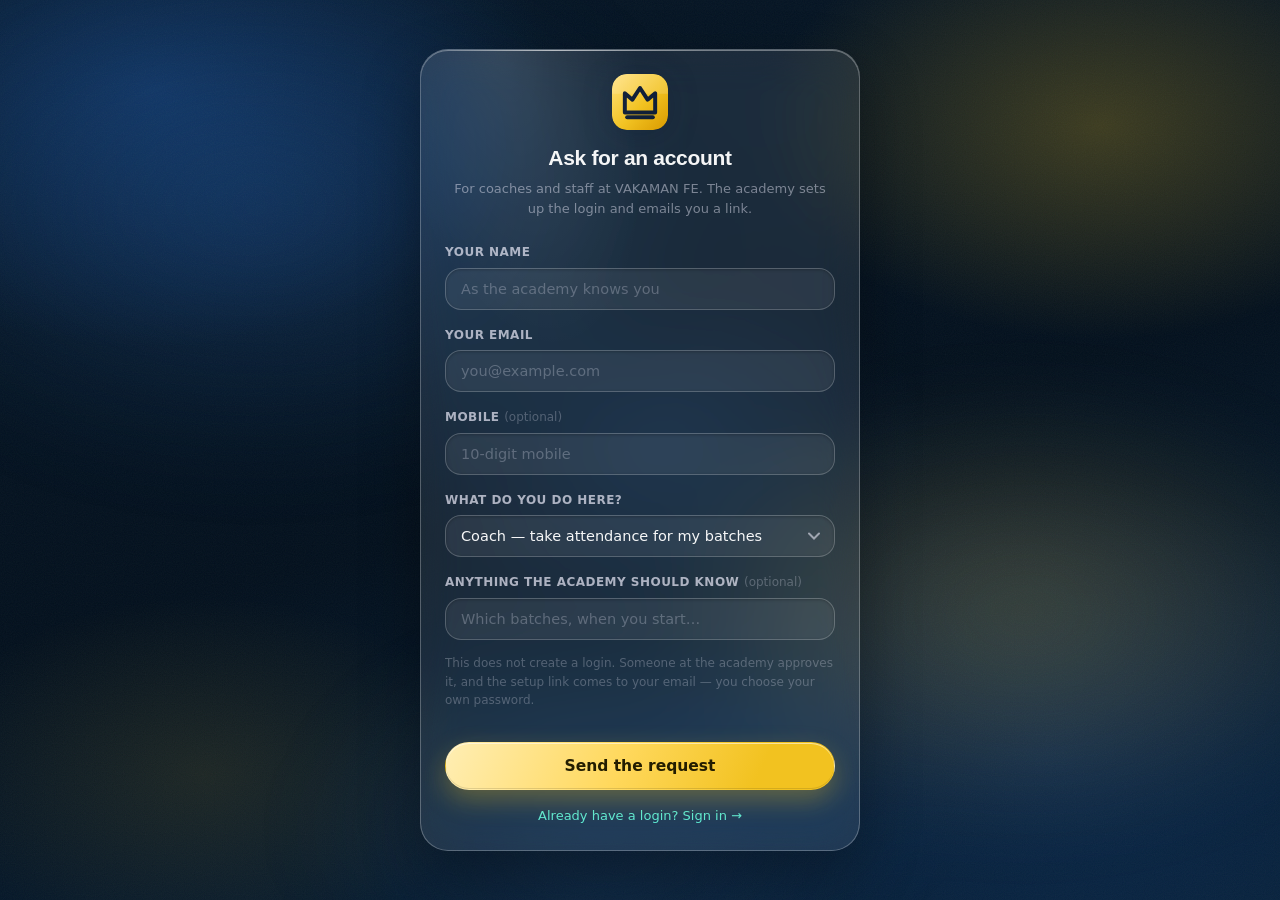
<file: join.html>
<!doctype html>
<html lang="en" data-theme="dark">
<head>
  <meta charset="utf-8" />
  <meta name="viewport" content="width=device-width, initial-scale=1, viewport-fit=cover" />
  <title>Ask for an account · Super Kings Academy</title>
<link rel="icon" href="assets/img/favicon.svg" type="image/svg+xml" />
<link rel="icon" href="assets/img/favicon-32.png" sizes="32x32" type="image/png" />
<link rel="alternate icon" href="favicon.ico" sizes="32x32 16x16" />
<link rel="apple-touch-icon" href="assets/img/apple-touch-icon.png" />
  <meta name="description" content="Coaches and staff at Super Kings Academy, VAKAMAN FE — ask for a login to the academy app." />
  <meta name="robots" content="noindex" />
  <link rel="stylesheet" href="assets/css/glass.css?v=35" />
<style>
  .jn-wrap { min-height: 100svh; display: grid; place-items: center; padding: var(--gap-4); }
  .jn-card { width: min(440px, 100%); }
  .jn-head { text-align: center; margin-bottom: var(--gap-4); }
  /* The SVG mark paints its own badge, so this is only a box to centre it
     in — a gold background here would sit behind a gold badge. */
  .jn-head .mark { width: 56px; height: 56px; margin: 0 auto 12px;
                   display: grid; place-items: center; }
  .jn-head .mark svg { border-radius: 15px;
                   filter: drop-shadow(0 4px 14px rgba(16, 31, 56, .3)); }
  .jn-note { font-size: 12px; color: var(--ink-faint); margin-top: -2px; }
  .jn-foot { text-align: center; margin-top: var(--gap-3); font-size: 13px; }
</style>
</head>
<body>
  <div class="lt-bg" aria-hidden="true"></div>

  <main class="jn-wrap">
    <div class="glass glass-card jn-card reveal in">
      <div class="jn-head">
        <div class="mark" id="brandMark"></div>
        <h1 style="font-size:21px;">Ask for an account</h1>
        <p class="faint" style="font-size:13px;margin-top:4px;">
          For coaches and staff at VAKAMAN FE. The academy sets up the login and emails you a link.
        </p>
      </div>

      <form id="form" class="lt-grid" style="gap:var(--gap-3);" autocomplete="off">
        <label class="field">
          <span>Your name</span>
          <input type="text" id="name" autocomplete="name" required maxlength="80"
                 placeholder="As the academy knows you" />
        </label>
        <label class="field">
          <span>Your email</span>
          <!-- The address the setup link is sent to, so it has to be one
               they actually read. -->
          <input type="email" id="email" autocomplete="email" required
                 inputmode="email" autocapitalize="none" spellcheck="false"
                 placeholder="you@example.com" />
        </label>
        <label class="field">
          <span>Mobile <span class="opt">(optional)</span></span>
          <input type="tel" id="phone" inputmode="numeric" data-digits="10" placeholder="10-digit mobile" />
        </label>
        <label class="field">
          <span>What do you do here?</span>
          <!-- Only these two. Operator is platform-wide access across every
               academy and is never something a form can ask for. -->
          <select id="role">
            <option value="coach">Coach — take attendance for my batches</option>
            <option value="staff">Manager — the whole academy</option>
          </select>
        </label>
        <label class="field">
          <span>Anything the academy should know <span class="opt">(optional)</span></span>
          <input type="text" id="note" maxlength="120" placeholder="Which batches, when you start…" />
        </label>

        <div class="jn-note">
          This does not create a login. Someone at the academy approves it, and the setup
          link comes to your email — you choose your own password.
        </div>
        <div class="form-msg" id="msg" role="status" aria-live="polite" style="min-height:0;"></div>
        <button type="submit" class="btn btn-primary btn-block btn-lg" id="send">Send the request</button>
      </form>

      <div id="done" hidden>
        <div class="lt-empty">
          <div class="lt-empty-t">Request sent</div>
          <div class="lt-empty-s" id="doneS"></div>
        </div>
      </div>

      <div class="jn-foot"><a href="login.html">Already have a login? Sign in →</a></div>
    </div>
  </main>

  <script src="assets/js/core.js?v=35"></script>
  <script src="assets/js/cloud.js?v=35"></script>
  <script>
  /* ============================================================
     ASK FOR AN ACCOUNT — not sign up for one.

     Open sign-up is OFF on this project, deliberately: the public anon key
     is in every tenant repo, so /auth/v1/signup was an endpoint anyone
     could mint accounts against. And a self-made account is useless here
     anyway — it carries no am_role and no tenant_id, so RLS shows it
     nothing and the app says "this account has no role set".

     So the page is public and the DECISION is not. This writes one row to
     staff_requests. An operator approves it, and access-admin mints the
     real login — the one path that sets the claims and never handles a
     password.
     ============================================================ */
  (function () {
    "use strict";

    /* The real mark, not the initials. */
    (function () {
      var m = document.getElementById("brandMark");
      if (m && window.LT && LT.logoSVG) m.innerHTML = LT.logoSVG(56);
    })();

    var $ = function (s) { return document.querySelector(s); };

    $("#form").addEventListener("submit", function (e) {
      e.preventDefault();
      var btn = $("#send"), msg = $("#msg");
      var name = ($("#name").value || "").trim();
      var email = ($("#email").value || "").trim();

      msg.className = "form-msg";
      if (!name) { msg.textContent = "Please give your name."; msg.className = "form-msg error"; return; }
      if (!/^[^@\s]+@[^@\s]+\.[^@\s]+$/.test(email)) {
        msg.textContent = "That does not look like an email address.";
        msg.className = "form-msg error";
        $("#email").focus();
        return;
      }

      btn.disabled = true;
      msg.textContent = "Sending…";
      LT_CLOUD.requestAccess({
        name: name,
        email: email,
        phone: ($("#phone").value || "").trim() || null,
        role: $("#role").value,
        note: ($("#note").value || "").trim() || null
      }).then(function () {
        $("#form").hidden = true;
        $("#done").hidden = false;
        $("#doneS").textContent =
          "The academy will set up your login and send a link to " + email +
          ". Nothing else is needed from you.";
      }).catch(function (err) {
        btn.disabled = false;
        msg.textContent = (err && err.message) || "Could not send that just now.";
        msg.className = "form-msg error";
      });
    });
  })();
  </script>
</body>
</html>
</file>
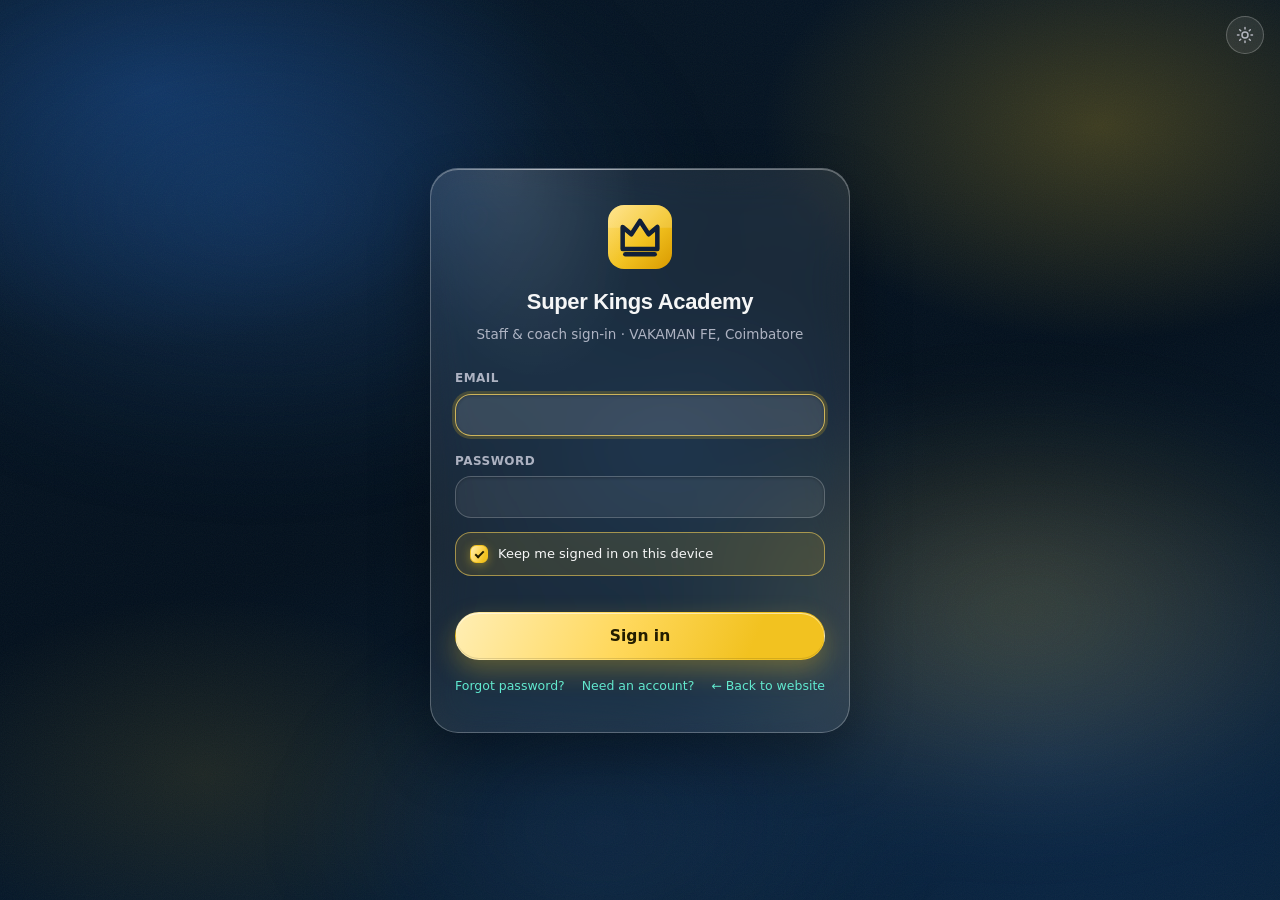
<file: login.html>
<!doctype html>
<html lang="en" data-theme="dark">
<head>
<meta charset="utf-8" />
<meta name="viewport" content="width=device-width,initial-scale=1,viewport-fit=cover" />
<title>Staff sign-in · Super Kings Academy</title>
<link rel="icon" href="assets/img/favicon.svg" type="image/svg+xml" />
<link rel="icon" href="assets/img/favicon-32.png" sizes="32x32" type="image/png" />
<link rel="alternate icon" href="favicon.ico" sizes="32x32 16x16" />
<link rel="apple-touch-icon" href="assets/img/apple-touch-icon.png" />
<meta name="description" content="Staff and coach sign-in for the Super Kings Academy console at VAKAMAN FE, Coimbatore." />
<script>
  /* blocking: applies the persisted theme before first paint, else the
     page renders dark and flashes. Raw string, not JSON. */
  try { document.documentElement.dataset.theme = localStorage.getItem("ska-theme") || "dark"; } catch (e) {}
  document.documentElement.className += " lt-js";
</script>
<link rel="stylesheet" href="assets/css/glass.css?v=35" />
<style>
  /* Page-local layout only. Everything that carries the brand — glass,
     buttons, fields, form-msg, pills — comes from glass.css. */
  .login-wrap {
    min-height: 100vh;
    min-height: 100dvh;
    display: grid;
    justify-items: center;
    align-content: center;
    gap: var(--gap-3);
    padding: var(--gap-4);
  }
  .login-card { width: min(420px, 100%); padding: var(--gap-5) var(--gap-4); text-align: center; }

  /* The mark renders as a typographic monogram until the client's licensed
     CSK-affiliate artwork is dropped in at assets/img/ska-mark.png — see
     core.js. No CSK or IPL artwork is reproduced in this repo. The img rule
     below is what sizes the real file the day it lands. */
  .login-card .mark { display: grid; place-items: center; margin: 0 auto var(--gap-3); }
  .login-card .mark img {
    width: 104px; height: auto; max-width: none;
    filter: drop-shadow(0 4px 14px rgba(0, 0, 0, 0.45));
  }
  .login-card h1 { font-size: 22px; font-weight: 800; }
  .login-card .sub { color: var(--ink-mid); font-size: 13.5px; margin-top: 5px; }
  .login-card form { display: flex; flex-direction: column; gap: var(--gap-3); margin-top: var(--gap-4); text-align: left; }
  .login-foot {
    margin-top: var(--gap-3);
    display: flex; justify-content: space-between; gap: var(--gap-2);
    font-size: 12.5px; color: var(--ink-low);
  }

  /* Already-signed-in notice */
  .signed-note {
    margin-top: var(--gap-3); padding: 12px 14px; text-align: left;
    border-radius: var(--r-md); border: 1px solid var(--tile-border);
    background: var(--tile-bg); font-size: 13px; color: var(--ink-mid);
  }
  .signed-note .who { color: var(--ink-hi); font-weight: 650; }
  .signed-note .acts { display: flex; gap: 8px; margin-top: 10px; flex-wrap: wrap; }

  /* Preview panel (DEV only — removed from the DOM when DEV is false) */
  .dev-card { width: min(420px, 100%); padding: var(--gap-3) var(--gap-4) var(--gap-4); text-align: left; }
  .dev-card h2 { font-size: 16px; margin-top: 3px; }
  .dev-card .dev-line { font-size: 12.5px; color: var(--ink-low); margin-top: 7px; line-height: 1.5; }
  .dev-btns { display: flex; gap: 8px; margin-top: var(--gap-3); flex-wrap: wrap; }
  .dev-btns .btn { flex: 1 1 150px; }

  @media (max-width: 699px) {
    .login-card { padding: var(--gap-4) var(--gap-3); }
    .login-foot { flex-direction: column; align-items: center; gap: 8px; }
  }
  .keep-signed { display: flex; align-items: center; gap: 10px; font-size: 13px;
                 color: var(--ink-mid); margin: -2px 0 4px; cursor: pointer; }
</style>
</head>
<body>
  <div class="lt-bg" aria-hidden="true"></div>
  <button type="button" class="theme-toggle" style="position:fixed;top:16px;right:16px;z-index:70;"></button>

  <main class="lt-main login-wrap">
    <div class="glass login-card reveal in">
      <div class="mark" data-logo="64"></div>
      <h1>Super Kings Academy</h1>
      <p class="sub">Staff &amp; coach sign-in · VAKAMAN FE, Coimbatore</p>

      <!-- Shown only when this browser already holds a session. -->
      <div class="signed-note hide" id="signedNote" hidden>
        Already signed in as <span class="who" id="signedWho"></span>.
        <div class="acts">
          <button type="button" class="btn btn-glass btn-sm" id="continueBtn">Continue</button>
          <button type="button" class="btn btn-ghost btn-sm" id="switchBtn">Use another account</button>
        </div>
      </div>

      <!-- NEVER prefill a credential in this file. The repo is public and
           served as a static site, so any value= here is a live credential on
           the open web and it stays in git history after it is removed. That
           has happened four times on this platform. The demo app also
           restores the last email from localStorage on load; this page does
           not — the browser's own password manager does that job properly,
           behind the device lock, and per user rather than per device. -->
      <form id="loginForm" novalidate>
        <label class="field">
          <span>Email</span>
          <input type="email" id="email" name="email" required
                 autocomplete="username" inputmode="email"
                 autocapitalize="none" autocorrect="off" spellcheck="false" />
        </label>
        <label class="field">
          <span>Password</span>
          <input type="password" id="password" name="password" required
                 autocomplete="current-password" />
        </label>
        <!-- Default ON. This app is used from one person's phone, where a
             tab-scoped session means signing in again every time the phone
             drops the tab or the home-screen shortcut opens a new one.
             Unticking it ties the session to the tab, which is the right
             answer for a shared counter machine. -->
        <label class="choice keep-signed">
          <input type="checkbox" id="keepSignedIn" checked />
          <span class="dot"></span>
          <span>Keep me signed in on this device</span>
        </label>
        <div class="form-msg" id="msg" role="status" aria-live="polite" style="min-height:0;"></div>
        <button type="submit" class="btn btn-primary btn-block btn-lg" id="submitBtn">Sign in</button>
      </form>

      <div class="login-foot">
        <a href="#" id="forgot">Forgot password?</a>
        <a href="join.html">Need an account?</a>
        <a href="index.html">← Back to website</a>
      </div>
    </div>

    <!-- DEV ONLY. The script below deletes this node outright when
         LT_CLOUD.DEV is false, so it cannot survive go-live by accident. -->
    <div class="glass dev-card reveal in hide" id="devPanel" hidden>
      <div class="kicker">Preview</div>
      <h2>Preview without signing in</h2>
      <p class="dev-line">Sample data only — nothing you see comes from the live academy, and nothing you enter is saved.</p>
      <div class="dev-btns">
        <button type="button" class="btn btn-glass" data-dev-role="staff">Open as manager</button>
        <button type="button" class="btn btn-glass" data-dev-role="coach">Open as coach</button>
      </div>
    </div>
  </main>

  <script src="assets/js/core.js?v=35"></script>
  <script src="assets/js/cloud.js?v=35"></script>
  <script src="assets/js/dev-data.js?v=35"></script>
  <script>
    /* page script last. core.js MUST NOT be in <head> — its ink-filter
       IIFE returns early if document.body is missing and never retries. */
    (function () {
      "use strict";

      /* ---------- a recovery link that landed here ----------
         Setup and reset links are minted with redirect_to pointing at an
         academy's SIGN-IN page, and this page has nothing that understands
         a recovery token — so clicking one did nothing at all. That is what
         every new coach's setup link would have done on day one.

         Forward to the page that does understand it, fragment intact. Kept
         here as well as fixing the redirect at source, because links
         already sent are already sitting in people's inboxes. */
      (function forwardRecovery() {
        var h = String(location.hash || "");
        if (h.indexOf("access_token=") < 0 && h.indexOf("error_description=") < 0) return;
        location.replace("reset.html" + h);
      })();

      var form = LT.$("#loginForm");
      var msg = LT.$("#msg");
      var btn = LT.$("#submitBtn");
      var emailEl = LT.$("#email");
      var pwEl = LT.$("#password");

      /* ---------- where a signed-in caller goes ---------- */

      /* ?next= is WHITELISTED, never sanitised. Only this app's own page
         names pass, which refuses "//evil.example", "javascript:…", "../"
         and a full URL with one test instead of four. login.html is refused
         separately or the redirect loops. */
      function nextParam() {
        var m = /[?&]next=([^&]*)/.exec(location.search);
        if (!m) return "";
        var v;
        try { v = decodeURIComponent(m[1].replace(/\+/g, " ")); } catch (e) { return ""; }
        if (!/^[a-z-]+\.html$/.test(v)) return "";
        if (v === "login.html") return "";
        return v;
      }

      /* A COACH IS SENT TO coach.html AND NOWHERE ELSE — ?next= is dropped
         for that role deliberately. Every RLS policy on this platform tests
         for 'staff', so a coach who lands on a manager page sees empty
         members, empty bookings and empty finance: an academy that looks
         deleted rather than an access message. The coach's whole reach is
         the SECURITY DEFINER functions coach.html calls. */
      function destinationFor(role) {
        if (role === "coach") return LT.auth.homeFor("coach");
        return nextParam() || LT.auth.homeFor(role);
      }

      function roleLabel(r) {
        if (r === "coach") return "coach";
        if (r === "operator") return "operator";
        return "manager";
      }

      /* ---------- messages ----------
         Surfaced honestly. cloud.js already writes the two that are easy to
         mistake for a broken app — an account with no am_role claim, and a
         staff login belonging to a different academy — so those pass
         through verbatim rather than being flattened into "wrong password".
         textContent throughout: nothing here is ever interpolated as HTML. */
      function say(text, isError) {
        msg.textContent = text;
        msg.className = isError ? "form-msg error" : "form-msg";
      }

      function readable(m) {
        if (/failed to fetch|networkerror|load failed|no connection/i.test(m)) {
          return "No connection — check the network and try again.";
        }
        if (/invalid login credentials/i.test(m)) return "Wrong email or password.";
        if (/email not confirmed/i.test(m)) return "This account has not been confirmed yet. Ask the academy administrator.";
        if (/too many requests|rate limit/i.test(m)) return "Too many attempts. Wait a minute and try again.";
        return m;
      }

      /* Coarse reason only. An event carries no email, no password and no
         raw server message — the operator console needs to know that
         sign-ins are failing here, not who failed one. */
      function classify(m) {
        if (/failed to fetch|networkerror|load failed|no connection/i.test(m)) return "network";
        if (/invalid login credentials/i.test(m)) return "bad_credentials";
        if (/no role set/i.test(m)) return "no_role";
        if (/another academy/i.test(m)) return "wrong_tenant";
        if (/email not confirmed/i.test(m)) return "unconfirmed";
        return "other";
      }

      function busy(on) {
        btn.disabled = on;
        btn.textContent = on ? "Signing in…" : "Sign in";
        emailEl.disabled = on;
        pwEl.disabled = on;
      }

      /* ---------- sign in ---------- */
      form.addEventListener("submit", function (e) {
        e.preventDefault();
        var email = String(emailEl.value || "").trim();
        var pw = String(pwEl.value || "");
        if (!email || !pw) { say("Enter your email and password.", true); return; }

        busy(true);
        say("Signing in…", false);

        var keep = (function () { var c = document.getElementById("keepSignedIn"); return !c || c.checked; })();
        LT_CLOUD.signIn(email, pw, keep).then(function (s) {
          /* cloud.js has already refused a missing role and another
             academy's tenant. What is left is a role this console has no
             screen for — say so instead of seating them on a dashboard
             that RLS will render empty. */
          if (s.role !== "coach" && !LT_CLOUD.isStaff()) {
            LT_CLOUD.signOut();
            busy(false);
            say("This sign-in worked, but the role on the account (" + s.role + ") has no access to the console.", true);
            LT_CLOUD.track("sign_in_refused", { reason: "role", role: s.role });
            return;
          }
          LT_CLOUD.track("sign_in", { role: s.role });
          LT.toast("Signed in.");
          location.replace(destinationFor(s.role));
        }).catch(function (err) {
          busy(false);
          var m = String((err && err.message) || "Sign-in failed.");
          say(readable(m), true);
          pwEl.value = "";
          LT_CLOUD.track("sign_in_failed", { reason: classify(m) });
        });
      });

      /* No self-serve reset is wired, and inventing one that silently does
         nothing is worse than saying who to ask. */
      /* A real reset, not a note telling you to find someone. With 7-8
         coaches this is the difference between "I forgot my password" being
         a two-minute self-serve job and being the owner's problem every
         time. */
      LT.$("#forgot").addEventListener("click", function (e) {
        e.preventDefault();
        var email = (LT.$("#email").value || "").trim();
        if (!email) {
          LT.toast("Type your email above first, then tap this.");
          LT.$("#email").focus();
          return;
        }
        var link = this;
        link.textContent = "Sending…";
        LT_CLOUD.sendRecovery(email, location.href.replace(/[^/]*$/, "") + "reset.html")
          .then(function () {
            link.textContent = "Forgot password?";
            /* Says the same thing whether or not the address exists — see
               sendRecovery(). */
            LT.toast("If that address has an account, a reset link is on its way. It expires in an hour.", "ok", 7000);
          })
          .catch(function (err) {
            link.textContent = "Forgot password?";
            LT.toast((err && err.message) || "Could not send the link.", "error");
          });
      });

      /* ---------- already signed in ----------
         A staff member who lands here with a live session should not have to
         retype anything, and must still be able to hand the counter over to
         someone else. */
      var sess = LT_CLOUD.session();
      if (sess && LT_CLOUD.signedIn()) {
        var noteEl = LT.$("#signedNote");
        LT.$("#signedWho").textContent = (sess.email || "this browser") + " · " + roleLabel(sess.role);
        noteEl.hidden = false;
        noteEl.classList.remove("hide");
        LT.$("#continueBtn").addEventListener("click", function () {
          location.replace(destinationFor(sess.role));
        });
        LT.$("#switchBtn").addEventListener("click", function () {
          LT_CLOUD.signOut();
          location.replace("login.html");
        });
      }

      /* ---------- DEV preview ----------
         There is no ska staff auth user yet, and creating one means setting a
         password — which does not belong in this file or in this repo's
         history. So the preview seats a local staff-shaped session that
         carries NO credential and NO token: every screen is reachable, every
         read falls back to clearly-marked sample data, and every write is
         refused out loud. The whole panel is inside this branch, so setting
         LT_CLOUD.DEV = false removes it from the page entirely. */
      var devPanel = LT.$("#devPanel");
      if (LT_CLOUD.DEV) {
        devPanel.hidden = false;
        devPanel.classList.remove("hide");
        LT.$$("[data-dev-role]", devPanel).forEach(function (b) {
          b.addEventListener("click", function () {
            LT_CLOUD.devSignIn(b.getAttribute("data-dev-role")).then(function (s) {
              LT_CLOUD.track("dev_preview", { role: s.role });
              location.replace(destinationFor(s.role));
            }).catch(function (err) {
              LT.toast(err.message);
            });
          });
        });
      } else if (devPanel && devPanel.parentNode) {
        devPanel.parentNode.removeChild(devPanel);
      }

      /* Focus the first field on a pointer device only — autofocusing on a
         phone throws the keyboard up over the card before it is read. */
      try {
        if (window.matchMedia && window.matchMedia("(min-width: 700px)").matches) emailEl.focus();
      } catch (e) {}
    })();
  </script>
</body>
</html>
</file>
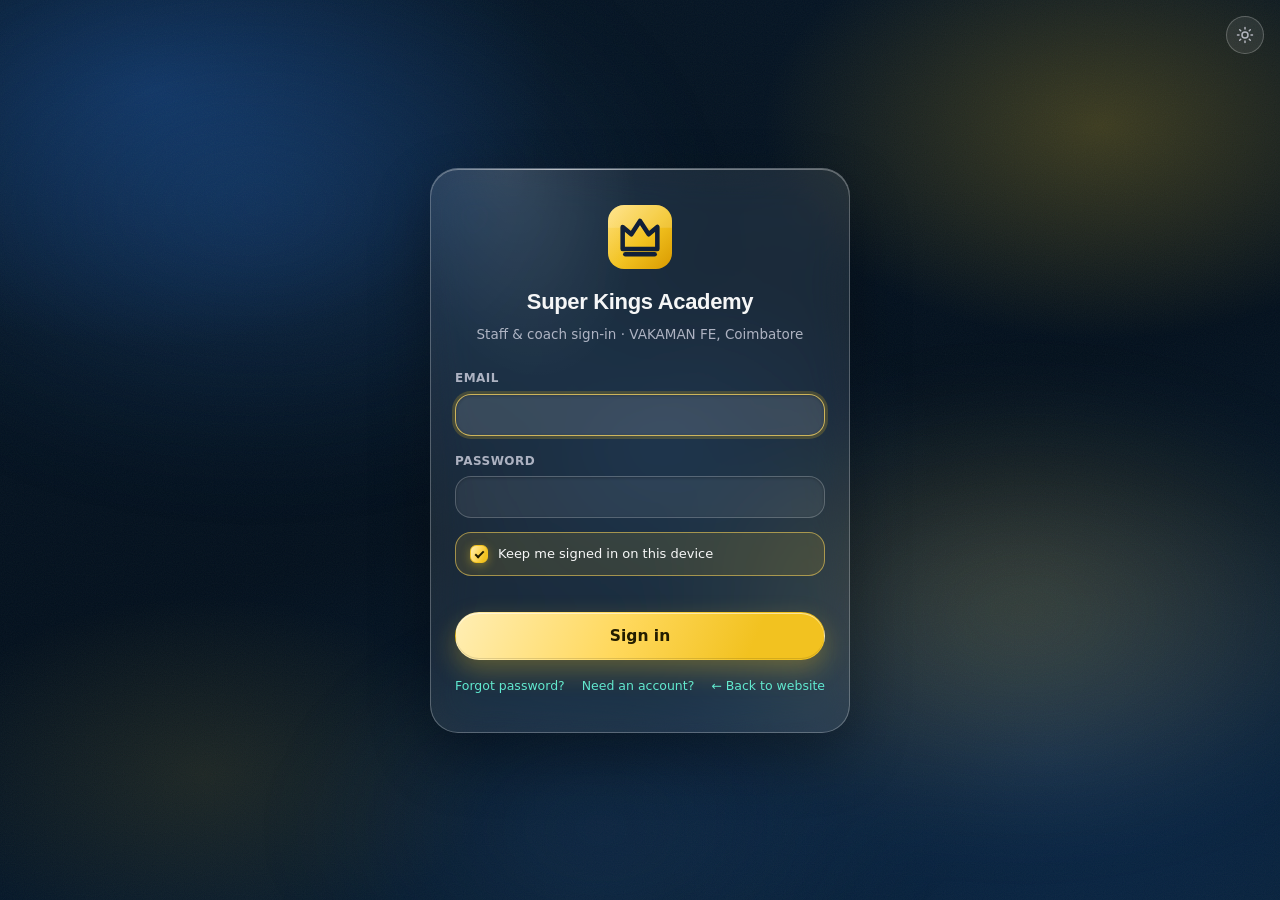
<file: players.html>
<!doctype html>
<html lang="en" data-theme="dark">
<head>
<meta charset="utf-8" />
<meta name="viewport" content="width=device-width,initial-scale=1,viewport-fit=cover" />
<title>Members · Super Kings Academy</title>
<link rel="icon" href="assets/img/favicon.svg" type="image/svg+xml" />
<link rel="icon" href="assets/img/favicon-32.png" sizes="32x32" type="image/png" />
<link rel="alternate icon" href="favicon.ico" sizes="32x32 16x16" />
<link rel="apple-touch-icon" href="assets/img/apple-touch-icon.png" />
<meta name="description" content="The member roster for Super Kings Academy at VAKAMAN FE, Coimbatore — who is enrolled, who is due to renew, and the one place a coaching fee is recorded." />
<script>
  /* blocking: applies the persisted theme before first paint, else the
     page renders dark and flashes. Raw string, not JSON. */
  try { document.documentElement.dataset.theme = localStorage.getItem("ska-theme") || "dark"; } catch (e) {}
  document.documentElement.className += " lt-js";
</script>
<link rel="stylesheet" href="assets/css/glass.css?v=35" />
<style>
  /* Page-local layout only. Glass, pills, tables, chips, modals, empty
     states and the money/skeleton helpers all come from glass.css. */

  /* Toolbar: search + three dropdowns. Three or more mutually-exclusive
     choices are a dropdown here, never a wrapping row of chips — that is
     the design system's rule, and this page has three such filters. */
  .pl-bar { display: flex; align-items: center; gap: var(--gap-2); flex-wrap: wrap; }
  .pl-bar input[type="search"] { max-width: 260px; }

  /* Roster row identity */
  .pl-name { display: flex; align-items: center; gap: 10px; min-width: 0; }
  .av {
    width: 32px; height: 32px; flex: none; border-radius: 50%;
    display: grid; place-items: center;
    font-size: 12px; font-weight: 700; color: #231d00; background: var(--gold-grad);
  }
  .pl-name .who { min-width: 0; display: flex; flex-direction: column; line-height: 1.2; }
  .pl-name .sub2 { font-size: 11px; color: var(--ink-low); font-weight: 500; }
  tr.mem-row { cursor: pointer; }
  .pl-acts { display: inline-flex; gap: 6px; align-items: center; }
  .pl-acts a { color: var(--ink-mid); }
  .pl-acts a:hover { color: var(--tx-gold); }
  .pl-acts svg { width: 15px; height: 15px; display: block; }

  .pl-foot { font-size: 12px; line-height: 1.55; max-width: 92ch; }
  .pl-foot b { color: var(--ink-mid); font-weight: 650; }

  /* Reminder queue — the same visual language as the demo's renewal list,
     but every field on the row is one reminder_queue() returned. */
  /* This paragraph carries a real warning (no collection account yet), so
     it sits at --ink-mid rather than the faint tone a decorative caption
     would use — it has to survive the light theme. */
  .rem-upi { font-size: 11.5px; margin: -2px 0 10px; color: var(--ink-mid); line-height: 1.5; }
  .rem-upi b { color: var(--tx-gold); font-weight: 700; }
  .rem-list { display: flex; flex-direction: column; gap: 8px; }
  .rem-item {
    display: flex; align-items: center; gap: 12px; padding: 10px 14px;
    border-radius: var(--r-md);
    border: 1px solid rgba(220, 80, 86, 0.32); background: rgba(255, 107, 107, 0.07);
  }
  .rem-item.upcoming { border-color: rgba(247, 203, 21, 0.35); background: rgba(247, 203, 21, 0.08); }
  .rem-item.stopped { border-color: var(--tile-border); background: var(--tile-bg); }
  .rem-item.sent { border-color: rgba(52, 211, 153, 0.4); background: rgba(52, 211, 153, 0.08); }
  .rem-item .rm-body { flex: 1 1 auto; min-width: 0; }
  .rem-item .rm-name { display: block; font-weight: 700; font-size: 14px; color: var(--ink-hi); white-space: nowrap; overflow: hidden; text-overflow: ellipsis; }
  .rem-item .rm-sub { display: block; font-size: 12px; margin-top: 1px; color: var(--ink-low); }
  .rem-item .rm-sub .late { color: var(--tx-red); font-weight: 700; }
  .rem-item .rm-sub .soon { color: var(--tx-gold); font-weight: 700; }
  .rem-item .rm-sub .ok { color: var(--tx-green); font-weight: 700; }
  .rem-item .rm-sub .amt { color: var(--ink-hi); font-weight: 700; font-variant-numeric: tabular-nums; }
  .rem-item .rm-acts { flex: none; display: flex; gap: 6px; align-items: center; }
  .rem-item .rm-acts .btn svg { width: 15px; height: 15px; }
  .rem-open { cursor: pointer; }

  /* Member detail */
  .md-id { display: flex; align-items: center; gap: 12px; min-width: 0; }
  .md-id .av { width: 42px; height: 42px; font-size: 15px; }
  .md-stats { display: grid; grid-template-columns: repeat(3, 1fr); gap: 8px; margin: 2px 0 14px; }
  .bstat { border: 1px solid var(--tile-border); background: var(--tile-bg); border-radius: var(--r-md); padding: 11px 13px; min-width: 0; }
  .bstat .k { font-size: 10.5px; font-weight: 700; letter-spacing: .06em; text-transform: uppercase; color: var(--ink-low); }
  .bstat .v { display: block; font-family: var(--font-display); font-weight: 800; font-size: 20px; color: var(--ink-hi); margin-top: 3px; font-variant-numeric: tabular-nums; }
  .bstat .s { font-size: 11px; color: var(--ink-faint); }

  .md-sec { margin-top: 16px; }
  .md-sec > h3 {
    font-size: 12px; font-weight: 700; letter-spacing: .08em; text-transform: uppercase;
    color: var(--ink-low); margin-bottom: 7px;
  }
  .md-note { font-size: 11.5px; color: var(--ink-faint); line-height: 1.5; margin-top: 6px; }
  .md-note b { color: var(--ink-low); font-weight: 650; }

  .md-facts { display: flex; flex-direction: column; }
  .md-facts .f { display: flex; justify-content: space-between; gap: 12px; padding: 8px 0; border-bottom: 1px solid var(--line); font-size: 13px; }
  .md-facts .f:last-child { border-bottom: none; }
  .md-facts .f .k { color: var(--ink-low); flex: none; }
  .md-facts .f .v { font-weight: 650; color: var(--ink-hi); text-align: right; min-width: 0; overflow-wrap: anywhere; }
  .md-facts .f .v.faint { font-weight: 500; color: var(--ink-low); }

  /* Fee standing sits in its own framed block — it is the number a parent
     is quoted, so it must not read like one row of a list. */
  .fee-box { border: 1px solid rgba(247, 203, 21, 0.32); background: rgba(247, 203, 21, 0.07); border-radius: var(--r-md); padding: 12px 14px; }
  .fee-box .fee-amt { font-family: var(--font-display); font-size: 24px; font-weight: 800; color: var(--ink-hi); font-variant-numeric: tabular-nums; line-height: 1.1; }
  .fee-box .fee-src { font-size: 11.5px; color: var(--ink-low); margin-top: 3px; }
  .fee-box .fee-src b { color: var(--tx-gold); font-weight: 700; }
  .fee-box.unset { border-color: var(--tile-border); background: var(--tile-bg); }

  .mini { width: 100%; border-collapse: separate; border-spacing: 0; font-size: 12.5px; }
  .mini th { text-align: left; font-size: 10px; font-weight: 700; letter-spacing: .09em; text-transform: uppercase; color: var(--ink-faint); padding: 0 8px 6px 0; white-space: nowrap; }
  .mini td { padding: 7px 8px 7px 0; border-top: 1px solid var(--line); color: var(--ink-mid); white-space: nowrap; }
  .mini td.r { text-align: right; padding-right: 0; }
  .mini .t-name { color: var(--ink-hi); font-weight: 650; }

  .md-actions { display: flex; gap: 8px; margin-top: 18px; flex-wrap: wrap; }
  .md-actions .btn { flex: 1 1 150px; }
  .md-actions .btn svg { width: 15px; height: 15px; }

  .mp-hint { font-size: 11.5px; color: var(--ink-low); line-height: 1.5; }
  .mp-hint b { color: var(--tx-gold); font-weight: 700; }
  .mp-warn { font-size: 11.5px; color: var(--tx-red); line-height: 1.5; }

  /* ---------- the roster becomes cards on a phone ----------
     Five columns need 747px. In a 375px viewport that is a sideways
     scroll on EVERY row just to see whether a fee is due — measured at
     125 members, which is what this academy actually has.

     CSS only: the row markup and the tap-to-open handler are untouched,
     the table simply stops behaving like a table below 700px. The header
     row goes because a card labels itself. */
  /* ---------- the view chips ----------
     A horizontal scroller, not a wrap: on a phone a wrapping chip set
     grows to three rows and pushes the list off screen, which is the
     complaint this whole page is answering. One row, swipe for the rest,
     and the active one carries its count. */
  .pl-controls-wrap { position: sticky; z-index: 20; top: calc(var(--devbar-h, 0px) + var(--nav-h) + 6px); }
  .pl-controls-wrap input[type="search"] { width: 100%; }
  .pl-views {
    display: flex; gap: 6px; margin-top: 8px;
    overflow-x: auto; scrollbar-width: none; -webkit-overflow-scrolling: touch;
    padding-bottom: 2px;
  }
  .pl-views::-webkit-scrollbar { display: none; }
  .pl-views .chip { flex: 0 0 auto; display: inline-flex; align-items: center; gap: 6px; }
  .pl-views .chip b { font-variant-numeric: tabular-nums; opacity: .75; font-weight: 800; }
  .pl-views .chip.active b { opacity: 1; }

  /* the chase action, on the member's own row */
  .pl-due { display: inline-flex; align-items: center; gap: 8px; flex-wrap: wrap; }
  .pl-due .amt { font-weight: 700; color: var(--ink-hi); font-variant-numeric: tabular-nums; }
  .pl-due .why { font-size: 11.5px; color: var(--tx-red); }

  @media (max-width: 699px) {
    .table-wrap { overflow-x: visible; }
    .lt-table thead { display: none; }
    .lt-table, .lt-table tbody { display: block; width: 100%; }
    .lt-table tr.mem-row {
      display: flex; flex-wrap: wrap; align-items: center; gap: 4px 10px;
      border: 1px solid var(--line); border-radius: 14px;
      background: var(--tile-bg); padding: 8px 11px; margin-bottom: 7px;
    }
    /* the avatar earns its space on a wide table and costs a line here */
    .lt-table tr.mem-row .pl-name .av { width: 28px; height: 28px; font-size: 10.5px; }
    .lt-table tr.mem-row .t-name { font-size: 14px; }
    /* The parent's name is on the detail sheet one tap away. On a phone it
       is a whole extra line per row — 150 lines to say what the row is not
       about. */
    .lt-table tr.mem-row .sub2 { display: none; }
    /* Status is a dot, not a word: "Active" on 143 of 150 rows is noise,
       and the ones that differ are the ones worth a colour. */
    .lt-table tr.mem-row td:nth-child(4) .cell-status { font-size: 0; padding: 0; border: 0; background: none; }
    .lt-table tr.mem-row td:nth-child(4) .cell-status::before {
      content: ""; display: inline-block; width: 8px; height: 8px; border-radius: 50%;
      background: currentColor; vertical-align: middle;
    }
    /* Everything that is not the name shares ONE line: batch, a call and
       a WhatsApp icon, a status dot, and — when the member is actually on
       a rung — what they owe and the button to chase it. Two lines, not
       three, which is 150 fewer lines on the page. */
    .lt-table tr.mem-row td:nth-child(5) { flex: 1 1 auto; }
    .lt-table tr.mem-row .pl-due { gap: 6px; font-size: 12px; }
    /* The number itself is redundant next to buttons that dial it, and it
       is the widest thing on the line. Icons stay; digits go. */
    .lt-table tr.mem-row .pl-acts a:first-child { font-size: 0; }
    .lt-table tr.mem-row .pl-acts a:first-child::before {
      content: "Call"; font-size: 12px; font-weight: 650;
    }
    /* "3d overdue" already carries the date. */
    .lt-table tr.mem-row .pl-due .faint { display: none; }
    /* The rows ARE cards on a phone, so the card they sit inside is a
       second border round the same thing — and its bottom padding showed
       as an empty rounded panel under the last member, which is what got
       circled. The wrapper keeps its job on a desktop, where the rows are
       table rows and need a surface. */
    .glass.reveal.d2 { background: none; border: 0; box-shadow: none;
                       backdrop-filter: none; -webkit-backdrop-filter: none; padding: 0; }
    .lt-table tr.mem-row:last-child { margin-bottom: 0; }
    .lt-table tr.more-row { display: block; text-align: center; padding: 10px 0 2px; }
    .lt-table tr.more-row td { display: block; }
    .lt-table tr.mem-row td { display: block; border: 0; padding: 0; }
    /* the name owns the first line */
    .lt-table tr.mem-row td:nth-child(1) { flex: 1 1 100%; }
    /* batch · status · renewal share the second, phone actions sit right */
    .lt-table tr.mem-row td:nth-child(2),
    .lt-table tr.mem-row td:nth-child(4),
    .lt-table tr.mem-row td:nth-child(5) { flex: 0 1 auto; font-size: 12.5px; }
    .lt-table tr.mem-row td:nth-child(3) { flex: 1 0 auto; text-align: right; }
    .lt-table tr.mem-row td.num { text-align: right; }

    .pl-bar input[type="search"] { max-width: none; width: 100%; }
    .pl-bar .lt-filter, .pl-bar .lt-filter select { width: 100%; }
    .md-stats { grid-template-columns: 1fr; }
    .rem-item { flex-wrap: wrap; }
    .rem-item .rm-acts { width: 100%; }
    .rem-item .rm-acts .btn { flex: 1; }
  }
</style>
</head>
<body>
  <div class="lt-bg" aria-hidden="true"></div>

  <main class="lt-main lt-page">

    <div class="card-head" style="margin-bottom:0;">
      <div>
        <div class="kicker">Roster</div>
        <h2>Members</h2>
        <div class="sub" id="countLine">Loading the roster…</div>
      </div>
      <div class="flex wrap">
        <button type="button" class="btn btn-primary btn-sm" id="addStudentBtn">+ Add student</button>
        <a class="btn btn-glass btn-sm" href="admission.html">New admission</a>
        <button type="button" class="btn btn-glass btn-sm" id="reloadBtn">Refresh</button>
      </div>
    </div>

    <!-- ---------- one control block, and one list ----------
         This page used to be two lists of the same people: today's
         reminder queue in its own card, then the roster below it. At 150
         members that is 165 rows for 150 humans, the same names twice, and
         the queue alone drew 23,000px.

         A queue is not a different noun — it is the roster with a filter
         on. So the views are chips, single-select, and the chase actions
         ride on the member's own row. Three stacked dropdowns became one
         scrolling row of chips carrying their own counts, which is the
         pattern mobile filtering settled on: a handful of options, visible
         state, one tap to change or clear.

         It OPENS on "Due", because that is the work. Browsing 150 people
         alphabetically is the rare case and it is one tap away. -->
    <div class="pl-controls-wrap">
      <div class="glass glass-card tight reveal">
        <input type="search" id="q" placeholder="Search name or phone…"
               aria-label="Search members by name or phone" autocomplete="off" />
        <div class="pl-views" id="views" role="tablist" aria-label="Which members to show"></div>
      </div>
    </div>

    <!-- The reminder queue's own card used to sit here. Its DATA is still
         read from reminder_queue() and is still the only authority on who
         is due and for how much — it is now shown on each member's row
         instead of in a second list of the same people. -->
    <div class="rem-upi" id="remUpi"></div>

    <!-- The roster. -->
    <div class="glass reveal d2">
      <div class="table-wrap">
        <table class="lt-table tight">
          <thead>
            <tr>
              <th>Member</th>
              <th>Batch</th>
              <th>Phone</th>
              <th>Status</th>
              <th>Renewal</th>
            </tr>
          </thead>
          <tbody id="rows"></tbody>
        </table>
      </div>
    </div>

    <div class="pl-foot faint" id="foot">
      <b>Renewal</b> shows only what today's reminder queue reports. A blank
      means this member is not in today's window — the ladder skips the days
      between its rungs — not that nothing is owed. Open a member to ask the
      fee chain directly.
    </div>

  </main>

  <!-- ============================================================
       MEMBER DETAIL
       Built entirely from reads. Nothing in it is derived here except
       counts and dates; every rupee on this panel came back from
       resolve_fee(), reminder_queue() or a bookings row.
       ============================================================ -->
  <!-- ---------- add a student who is already at the academy ----------
       The admission form is for someone ENQUIRING: it asks for consent, a
       date of birth, a guardian, and it produces an application somebody
       then approves. An academy arriving with 130 existing students would
       have to invent an enquiry for each of them, complete with a consent
       statement nobody made today.

       So this is the short road: the four things the app genuinely cannot
       work without, and nothing else. Everything else is editable on the
       member afterwards. -->
  <div class="lt-modal-backdrop" id="asBackdrop">
    <div class="glass lt-modal" style="width:min(420px,100%);">
      <div class="modal-head">
        <div><div class="kicker">Roster</div><h2 style="font-size:20px;">Add a student</h2></div>
        <button class="btn btn-icon btn-ghost" id="asClose" type="button" aria-label="Close">✕</button>
      </div>
      <p class="note" style="margin-bottom:var(--gap-3);">
        For students already at the academy. Nothing is sent to them — this just puts them on the roll.
      </p>
      <div class="lt-grid" style="gap:var(--gap-3);">
        <label class="field">
          <span>Student's name</span>
          <input type="text" id="asName" maxlength="80" placeholder="As it should appear on the register" />
        </label>
        <label class="field">
          <span>Mobile number <span class="opt">(optional)</span></span>
          <!-- Optional, because a roll being typed from a paper register
               does not have every number to hand, and a form that refuses
               the row gets abandoned halfway. Without one they simply
               cannot be reminded — the queue reports that and declines to
               chase, rather than anything breaking. -->
          <input type="tel" id="asPhone" inputmode="numeric" data-digits="10" placeholder="10-digit mobile" />
        </label>
        <label class="field">
          <span>Batch</span>
          <select id="asBatch"></select>
        </label>
        <label class="field">
          <span>Monthly fee <span class="opt">(optional)</span></span>
          <!-- Almost always left blank, and that is the right answer. A fee
               belongs to the BATCH, not to a student: resolve_fee() reads
               the batch's rule fresh every time it is asked, so changing
               that one rule changes everyone on it. Type a number here only
               for the student whose fee is genuinely their own — a sibling
               discount, a scholarship, a rate agreed years ago. Typing the
               batch's own figure is read as agreement rather than an
               override, so they keep following the batch when it moves. -->
          <input type="tel" id="asFee" inputmode="numeric" data-digits="6"
                 placeholder="Leave blank to use the batch fee" />
          <span class="note" id="asFeeHint" style="margin-top:4px;display:block;"></span>
        </label>
        <label class="field">
          <span>Parent's name <span class="opt">(optional)</span></span>
          <input type="text" id="asParent" maxlength="80" placeholder="Who the academy speaks to" />
        </label>
        <div class="form-msg" id="asMsg"></div>
        <button class="btn btn-primary btn-block" type="button" id="asSave">Add to the roll</button>
      </div>
    </div>
  </div>

  <div class="lt-modal-backdrop" id="mdBackdrop">
    <div class="glass lt-modal" style="width:min(560px,100%);">
      <div class="modal-head">
        <div class="md-id">
          <span class="av" id="mdAv" aria-hidden="true"></span>
          <div style="min-width:0;">
            <div class="kicker">Member</div>
            <h2 id="mdName" style="font-size:21px;"></h2>
            <div class="sub" id="mdSub"></div>
          </div>
        </div>
        <button class="btn btn-icon btn-ghost" id="mdClose" type="button" aria-label="Close">✕</button>
      </div>
      <div id="mdBody"></div>
    </div>
  </div>

  <!-- ============================================================
       RECORD PAYMENT
       One call: record_fee_payment(). It writes the payment, rolls the
       enrolment's renewal date forward, writes the member timeline and
       closes today's reminder. A raw insert into payments does none of
       that, which is why this form has no other write path.
       ============================================================ -->
  <div class="lt-modal-backdrop" id="mpBackdrop" style="z-index:96;">
    <div class="glass lt-modal" style="width:min(440px,100%);">
      <div class="modal-head">
        <div>
          <div class="kicker">Record payment</div>
          <h2 id="mpName" style="font-size:19px;"></h2>
          <div class="sub" id="mpSub"></div>
        </div>
        <button class="btn btn-icon btn-ghost" id="mpClose" type="button" aria-label="Close">✕</button>
      </div>

      <form id="mpForm" class="lt-grid" style="gap:var(--gap-3);" autocomplete="off">
        <label class="field">
          <span>This pays for</span>
          <div class="chip-row filters" id="mpMonths">
            <button type="button" class="chip active" data-mo="1">1 month</button>
            <button type="button" class="chip" data-mo="3">3 months</button>
            <button type="button" class="chip" data-mo="6">6 months</button>
            <button type="button" class="chip" data-mo="12">12 months</button>
          </div>
        </label>

        <div class="mp-hint" id="mpFeeHint">Asking the academy's fee chain…</div>
        <div class="mp-warn hide" id="mpWarn"></div>

        <label class="field">
          <span>Amount received</span>
          <input type="number" name="amount" id="mpAmount" min="1" step="1" inputmode="numeric" placeholder="Amount in rupees" required />
        </label>

        <label class="field">
          <span>Paid by</span>
          <div class="chip-row filters" id="mpMode">
            <button type="button" class="chip active" data-m="Cash">Cash</button>
            <button type="button" class="chip" data-m="UPI">UPI</button>
            <button type="button" class="chip" data-m="Card">Card</button>
            <button type="button" class="chip" data-m="Bank">Bank transfer</button>
          </div>
        </label>

        <label class="field">
          <span>Kind</span>
          <div class="chip-row filters" id="mpKind">
            <button type="button" class="chip active" data-k="renewal">Renewal</button>
            <button type="button" class="chip" data-k="admission">Joining fee</button>
          </div>
        </label>

        <div class="lt-grid cols-2" style="gap:var(--gap-2);">
          <label class="field"><span>Received on</span><input type="date" id="mpDate" /></label>
          <label class="field"><span>Collected by</span><input type="text" id="mpBy" maxlength="60" placeholder="Who took the money" /></label>
        </div>

        <label class="field"><span>Note <span class="opt">(optional)</span></span>
          <input type="text" id="mpNote" maxlength="140" placeholder="Anything the office should see later" />
        </label>

        <label class="choice">
          <input type="checkbox" id="mpUnverified" /><span class="dot"></span>
          <span>The family says they paid, but it is not in hand yet</span>
        </label>

        <div class="form-msg" id="mpMsg" style="min-height:0;"></div>
        <button class="btn btn-primary btn-block" type="submit" id="mpSave">Record payment</button>
      </form>
    </div>
  </div>

  <script src="assets/js/core.js?v=35"></script>
  <script src="assets/js/cloud.js?v=35"></script>
  <script src="assets/js/dev-data.js?v=35"></script>
  <script>
    /* page script last. core.js MUST NOT be in <head> — its ink-filter
       IIFE returns early if document.body is missing and never retries. */
    (function () {
      "use strict";

      /* ============================================================
         WHERE EVERY NUMBER ON THIS PAGE COMES FROM

         NO MONEY IS COMPUTED HERE. Not one rupee on this screen, in a
         WhatsApp message or in a payment form was derived in JavaScript:

           · a renewal amount is resolve_fee()'s answer — either the
             `amount` column reminder_queue() already carries for that
             enrolment (which is resolve_fee, run server-side, including
             any per-enrolment override), or a direct resolveFee() call
             for the plan length the operator picked;
           · changing 1 month to 3 months RE-ASKS the server. It does not
             multiply. plan_amounts may price three months at something
             other than three times one, and only the fee rule knows;
           · a booking's amount is the amount stored on the booking row;
           · the collection account is resolve_upi()'s answer. This tenant
             has NO UPI id configured yet (config.billing.upiIds is
             deliberately empty until the client supplies a real one), so
             resolve_upi returns source 'unset' and this page says so in
             words rather than printing "undefined";
           · recording a payment goes through record_fee_payment() and
             nothing else. It rolls enrollments.renewal_on forward, writes
             the member timeline and closes today's reminder. The renewal
             date shown afterwards is the one that call returned.

         The demo app this design is ported from does the opposite in six
         places — a flat plans[0].amount is shown as every member's
         renewal, embedded in the parent's WhatsApp message and put in a
         payment link. Those numbers are already listed as debt in its own
         notes. None of them are inherited here.

         WHAT THIS SCREEN CANNOT SEE, AND SAYS SO

         cloud.js exposes no read of enrollments or payments — one write
         path for fees and no ledger read. So:

           · the enrolment (its id, its batch) is learned from
             attendance_roster(), which IS the list of active enrolments
             in a batch. A member with no active enrolment in any batch
             therefore has no id to pay against, and this page disables
             "Record payment" for them and explains why instead of
             guessing an id;
           · the renewal DATE is known only for members reminder_queue()
             returned today. Everyone else shows a blank, not "up to
             date" — the ladder has gaps between its rungs and a blank is
             an absence of information, not a clean bill;
           · fee payment history is not read at all. The receipt shown
             after recording one is the value record_fee_payment()
             returned in this session, not a ledger.

         A failed read renders "could not load" and never leaves stale or
         invented rows behind. In DEV the sample fixtures below stand in,
         always under the striped banner, and every write is refused
         loudly rather than pretending to save.
         ============================================================ */

      if (!LT.auth.require({ staffOnly: true })) return;
      LT.managerShell("players.html");

      var $ = LT.$;
      var TODAY = LT.today();
      var ATT_DAYS = 30;         /* attendance window in the detail panel */
      var BOOK_DAYS = 45;        /* facility-booking window in the detail  */
      var PLAN_MONTHS = [1, 3, 6, 12];   /* record_fee_payment accepts only these */

      /* One screenful and a bit on a laptop, about four on a phone. Big
         enough that a small academy never sees the button, small enough
         that a large one is not handed 125 rows it did not ask for. */
      var PAGE = 40;
      var QUEUE_PAGE = 20;

      var state = {
        members: [],  membersErr: null,  membersLoaded: false,
        batches: [],
        centres: {},               /* id -> name */
        enrol: {},                 /* member_id -> {enrollment_id, batch_id, batch_name} */
        enrolLoaded: false,
        queue: null,               /* array once loaded */
        queueBy: {},               /* member_id -> queue row */
        queueErr: null,
        upi: null, upiErr: null,   /* the academy default, for the header line */
        bookings: null, bookingsErr: null,
        filter: { q: "", batch: "all", status: "all", standing: "queue" },
        view: "due",               /* which chip is lit; see renderViews */
        page: 40,                  /* rows DRAWN, not rows loaded */
        queuePage: 20,             /* reminder rows drawn; see renderQueue */
        openId: null,              /* member id shown in the detail panel */
        detailSeq: 0,
        feeSeq: 0,
        receipts: {}               /* member_id -> what record_fee_payment returned, this session only */
      };

      /* ---------- tiny helpers ---------- */

      function byId(id) { return document.getElementById(id); }
      function digits(s) { return String(s == null ? "" : s).replace(/\D/g, ""); }
      function firstName(s) { return String(s || "").trim().split(/\s+/)[0] || ""; }
      function isNum(v) { return v !== null && v !== undefined && v !== "" && !isNaN(Number(v)); }

      function shiftIso(iso, days) {
        var d = new Date(iso + "T00:00:00");
        d.setDate(d.getDate() + days);
        return LT.isoDate(d);
      }

      /* A date the way an Indian parent writes it. Dates only — anything
         with a clock in it carries its zone, see istStamp(). */
      function niceDate(iso) {
        if (!iso) return "—";
        var d = new Date(String(iso).slice(0, 10) + "T00:00:00");
        if (isNaN(d.getTime())) return "—";
        return d.getDate() + " " +
          ["Jan","Feb","Mar","Apr","May","Jun","Jul","Aug","Sep","Oct","Nov","Dec"][d.getMonth()] +
          " " + d.getFullYear();
      }

      /* Timestamps ALWAYS carry their zone. The database renders UTC and
         the academy reads IST; a bare time is how two numbers that are
         not comparable end up compared. */
      function istStamp(ts) {
        if (!ts) return "";
        var d = new Date(ts);
        if (isNaN(d.getTime())) return "";
        try {
          return d.toLocaleString("en-IN", {
            day: "numeric", month: "short", hour: "2-digit", minute: "2-digit",
            hour12: false, timeZone: "Asia/Kolkata"
          }) + " IST";
        } catch (e) {
          return d.toISOString().slice(0, 16).replace("T", " ") + " UTC";
        }
      }

      function daysSinceIso(iso) {
        if (!iso) return null;
        var a = new Date(String(iso).slice(0, 10) + "T00:00:00");
        var b = new Date(TODAY + "T00:00:00");
        if (isNaN(a.getTime())) return null;
        return Math.round((b - a) / 864e5);
      }

      function plural(n, one, many) { return n === 1 ? one : many; }

      var WA_ICON =
        '<svg viewBox="0 0 24 24" fill="currentColor" aria-hidden="true"><path d="M12.05 0C5.5 0 .16 5.34.16 11.9c0 2.1.55 4.14 1.6 5.95L.06 24l6.3-1.65a11.9 11.9 0 0 0 5.69 1.45c6.55 0 11.89-5.34 11.9-11.9C23.94 5.34 18.6 0 12.05 0m6.99 16.94c-.3.83-1.5 1.53-2.08 1.62-.53.08-1.2.11-1.94-.12-.45-.14-1.02-.33-1.76-.65-3.1-1.34-5.12-4.46-5.27-4.66-.15-.2-1.26-1.67-1.26-3.19s.8-2.27 1.08-2.58c.28-.31.61-.39.81-.39h.58c.19 0 .44-.07.68.52.25.6.85 2.06.92 2.21.08.15.13.33.03.53-.1.2-.15.32-.3.5-.14.17-.3.38-.44.51-.15.15-.3.3-.13.6.17.29.77 1.27 1.65 2.05 1.14 1.02 2.1 1.33 2.4 1.48.29.15.46.12.63-.07.2-.22.72-.84.91-1.13.2-.3.4-.25.66-.15.28.1 1.74.82 2.04.97.3.15.5.22.57.35.07.12.07.71-.23 1.54"/></svg>';
      var CALL_ICON =
        '<svg viewBox="0 0 24 24" fill="currentColor" aria-hidden="true"><path d="M6.6 10.8a15.1 15.1 0 0 0 6.6 6.6l2.2-2.2c.3-.3.7-.4 1-.2 1.2.4 2.4.6 3.6.6.6 0 1 .4 1 1V20c0 .6-.4 1-1 1C10.6 21 3 13.4 3 4c0-.6.4-1 1-1h3.5c.6 0 1 .4 1 1 0 1.3.2 2.5.6 3.6.1.3 0 .7-.2 1z"/></svg>';

      /* ---------- table cell furniture ----------
         LT.skeleton / LT.empty / LT.fail write a <div>, which is not legal
         inside a <tbody>. Same components, wrapped in a row. */

      function skelRows(n) {
        var h = "";
        for (var i = 0; i < n; i++) h += '<tr><td colspan="5"><div class="lt-skel"></div></td></tr>';
        return h;
      }
      function noteRow(title, sub) {
        return '<tr><td colspan="5"><div class="lt-empty">' +
          '<div class="lt-empty-t">' + LT.esc(title) + "</div>" +
          (sub ? '<div class="lt-empty-s">' + LT.esc(sub) + "</div>" : "") +
          "</div></td></tr>";
      }

      /* ============================================================
         DEV SAMPLE DATA

         Reached only when the real call has already failed AND
         LT_CLOUD.DEV is true. A live read that fails still renders "could
         not load": an empty academy and a broken one must never look
         alike.

         Note what these fixtures do NOT do. devQueue() does not implement
         the reminder ladder — it is the sample roster ordered by renewal
         date, and nothing more. The ladder (−2, the due day, +5, +7 to
         +14, stop at +15) lives in reminder_queue() and is never
         re-derived in a client, not even for sample data. devFee() prices
         one month and refuses to price three, because multiplying is
         exactly the thing this page exists to not do.
         ============================================================ */

      function devMembers() {
        var src = (window.SKA_DEV && SKA_DEV.members) || [];
        return src.map(function (m, i) {
          return {
            id: m.id, name: m.name, phone: m.phone, sport: m.sport,
            status: m.status, centre_id: 1,
            created_at: SKA_DEV.date(-(40 + i * 13)) + "T04:30:00Z"
          };
        });
      }

      function devBatches() {
        return ((window.SKA_DEV && SKA_DEV.batches) || []).map(function (b) {
          return {
            id: b.id, name: b.name, sport: b.sport, days: b.days,
            start_time: b.start_time, end_time: b.end_time, centre_id: 1, active: true
          };
        });
      }

      /* attendance_roster()-shaped rows, which is how this page learns the
         enrolment id and the batch a member sits in. */
      function devRoster(batchId) {
        var b = batchById(batchId);
        if (!b) return [];
        return ((window.SKA_DEV && SKA_DEV.members) || [])
          .filter(function (m) { return m.batch === b.name; })
          .map(function (m) {
            return {
              enrollment_id: 5000 + m.id, member_id: m.id, member_name: m.name,
              parent_name: null, phone: m.phone, sport: m.sport,
              attendance_status: null
            };
          });
      }

      /* The sample roster ordered by renewal date — not a queue. Which
         rung an enrolment sits on, and when the platform stops chasing and
         hands over to a human, are reminder_queue()'s answers; a threshold
         written here would be this file's own stop rule wearing the
         platform's clothes. So no row is filtered out, and stage and
         blocked_reason are left null for the UI to report as unknown. */
      function devQueue() {
        var src = (window.SKA_DEV && SKA_DEV.members) || [];
        var out = [];
        src.forEach(function (m) {
          var since = daysSinceIso(m.renews_on);
          if (since === null) return;                 /* no renewal date, no row */
          var en = state.enrol[String(m.id)] || {};
          out.push({
            enrollment_id: en.enrollment_id || (5000 + m.id),
            member_id: m.id,
            member_name: m.name,
            parent_name: null,
            phone: m.phone,
            centre: "VAKAMAN FE",
            batch: en.batch_name || m.batch,
            sport: m.sport,
            due_date: m.renews_on,
            days_since: since,
            stage: null,
            amount: m.fee,
            months: 1,
            fee_source: "batch",
            blocked_reason: null,
            already_sent: false,
            last_sent_at: null,
            upi_id: null, upi_name: "Super Kings Academy", upi_source: "unset"
          });
        });
        out.sort(function (a, b) { return b.days_since - a.days_since; });
        return out;
      }

      /* Matches the live config exactly: billing.upiIds is empty on
         purpose, so resolve_upi() answers 'unset' until the client hands
         over a real collection id. */
      function devUpi() {
        return { vpa: null, name: "Super Kings Academy", source: "unset" };
      }

      function devFee(memberId, months) {
        var src = (window.SKA_DEV && SKA_DEV.members) || [];
        var m = null, i;
        for (i = 0; i < src.length; i++) if (String(src[i].id) === String(memberId)) m = src[i];
        if (!m) return { amount: null, monthly: null, source: "unset" };
        if (Number(months) !== 1) {
          /* Deliberately not priced. Three months is not three times one
             unless the fee rule says so, and sample data is not a fee
             rule. On the live academy resolve_fee() answers this. */
          return { amount: null, monthly: m.fee, source: "sample_month_only" };
        }
        return { amount: m.fee, monthly: m.fee, source: "sample" };
      }

      function devDashboard(memberId) {
        var i = Number(memberId) % 5;
        var sessions = [12, 10, 12, 9, 11][i];
        var present = [12, 8, 7, 9, 5][i];
        return {
          summary: {
            sessions: sessions, students: 1, present: present,
            absent: sessions - present,
            rate: Math.round((present / sessions) * 1000) / 10
          },
          students: [{
            member_id: memberId, sessions: sessions, attended: present,
            absent: sessions - present, absence_streak: [0, 1, 3, 0, 2][i],
            last_session_on: SKA_DEV.date(-([1, 2, 6, 1, 4][i]))
          }],
          trend: []
        };
      }

      function devBookings() { return (window.SKA_DEV && SKA_DEV.bookings) || []; }

      /* ============================================================
         LOOKUPS
         ============================================================ */

      function batchById(id) {
        for (var i = 0; i < state.batches.length; i++) {
          if (String(state.batches[i].id) === String(id)) return state.batches[i];
        }
        return null;
      }
      function memberById(id) {
        for (var i = 0; i < state.members.length; i++) {
          if (String(state.members[i].id) === String(id)) return state.members[i];
        }
        return null;
      }
      function enrolOf(m) { return m ? (state.enrol[String(m.id)] || null) : null; }
      function queueOf(m) { return m ? (state.queueBy[String(m.id)] || null) : null; }

      function centreName(id) {
        if (id == null) return "";
        return state.centres[String(id)] || "";
      }

      /* Labels for the sources resolve_fee() and resolve_upi() report, so
         the screen can say WHERE a number came from — which is the whole
         point of a 7-level chain nobody can hold in their head. */
      var FEE_SOURCE = {
        custom: "this student's own agreed fee",
        member: "a rule for this student",
        batch: "the batch rate",
        centre_sport: "the venue's cricket rate",
        sport: "the cricket rate",
        centre: "the venue rate",
        "default": "the academy default",
        unset: "no fee rule matches yet",
        sample: "sample data",
        sample_month_only: "sample data"
      };
      var UPI_SOURCE = {
        batch: "this batch's account",
        centre: "the venue's account",
        academy: "the academy account",
        unset: "not configured"
      };
      var BLOCKED = {
        missing_phone: "No usable phone number on file",
        wrong_phone_number: "The number on file is wrong",
        whatsapp_opted_out: "This family opted out of WhatsApp",
        overdue_15_days: "Past +15 days — the ladder stops here, call instead",
        fee_not_set: "No fee rule matches this student yet"
      };
      var STATUS_LABEL = {
        active: "Active", paused: "Paused", trial: "Trial",
        discontinued: "Left", inactive: "Inactive"
      };
      function statusClass(s) {
        if (s === "active") return "green";
        if (s === "paused" || s === "trial") return "gold";
        if (s === "discontinued" || s === "inactive") return "red";
        return "";
      }

      /* ============================================================
         READS

         Fired together, not chained. The database answers each in
         single-digit milliseconds; the ~180 ms is the round trip to
         Tokyo, so the only thing that makes this page fast is not waiting
         for one read before starting the next.
         ============================================================ */

      function loadAll() {
        loadMembers();
        loadStructure();
        loadQueue();
        loadUpi();
        loadBookings();
        loadCourtLabels();
      }

      function loadMembers() {
        state.membersLoaded = false;
        state.membersErr = null;
        byId("rows").innerHTML = skelRows(6);
        byId("countLine").textContent = "Loading the roster…";

        LT_CLOUD.members()
          .then(function (rows) { haveMembers(rows || []); })
          .catch(function (err) {
            if (LT_CLOUD.DEV) { haveMembers(devMembers()); return; }
            state.members = [];
            state.membersErr = err;
            state.membersLoaded = true;
            byId("countLine").textContent = "The roster did not load.";
            byId("rows").innerHTML = noteRow("Could not load the roster",
              (err && err.message) || "The members read failed.");
          });
      }

      function haveMembers(rows) {
        state.members = rows;
        state.membersLoaded = true;
        state.membersErr = null;
        renderViews();
        renderRows();
      }

      /* Batches and centres, then the enrolment map. */
      function loadStructure() {
        LT_CLOUD.centres()
          .then(function (rows) { haveCentres(rows || []); })
          .catch(function () {
            if (LT_CLOUD.DEV) haveCentres([{ id: 1, name: "VAKAMAN FE", short_name: "VAKAMAN FE" }]);
            /* A centre name is a label. Without it the panel shows the id
               nothing else changes, so this failure is not worth shouting
               about on screen. */
          });

        LT_CLOUD.batches()
          .then(function (rows) { haveBatches(rows || []); })
          .catch(function () {
            if (LT_CLOUD.DEV) { haveBatches(devBatches()); return; }
            /* No batches means no per-batch chips. Due / Overdue /
               Everyone still work, so the page stays usable. */
            state.batches = [];
            state.enrolLoaded = true;
            renderViews();
            renderRows();
          });
      }

      function haveCentres(rows) {
        rows.forEach(function (c) {
          state.centres[String(c.id)] = c.short_name || c.name || "";
        });
        if (state.openId) renderDetail();
      }

      function haveBatches(rows) {
        state.batches = rows.filter(function (b) { return b.active !== false; });
        /* Each batch becomes a view chip, so a third batch needs no code. */
        renderViews();
        if (!state.batches.length) {
          state.enrolLoaded = true;
          renderRows();
          return;
        }
        /* The enrolment map is what gives every row its batch — and what
           the per-batch chips count. Losing this call is why they read 0. */
        loadEnrolments();
      }

      /* THE ENROLMENT MAP.
         attendance_roster(tenant, batch, date) returns the active
         enrolments in a batch — that is what a register IS — so it is the
         one read this client has that answers "which enrolment is this
         member, and in which batch". One call per batch, all in flight at
         once. A batch whose read fails simply contributes nothing; the
         members in it show "—" rather than a guess. */
      function loadEnrolments() {
        state.enrol = {};
        state.enrolLoaded = false;

        /* SEED FROM THE MEMBERS READ FIRST. cloud.js now embeds each
           member's enrolment (and its batch) straight from the database,
           so the batch is known whether or not a register exists.

           The per-batch attendance_roster() calls below still run and
           still enrich this — but they answer "who is in today's session",
           so on a day the batch does not meet they answer nothing, and
           every member in it used to show no batch at all. Seeding first
           means the roster is right before those land, and stays right if
           they return empty. */
        (state.members || []).forEach(function (m) {
          if (!m || m.enrollment_id == null) return;
          state.enrol[String(m.id)] = {
            enrollment_id: m.enrollment_id,
            batch_id: m.batch_id,
            batch_name: m.batch || null
          };
        });

        var pending = state.batches.length;
        if (!pending) { state.enrolLoaded = true; renderRows(); return; }

        state.batches.forEach(function (b) {
          LT_CLOUD.attendanceRoster(b.id, TODAY)
            .then(function (rows) { absorbRoster(b, rows || []); })
            .catch(function () {
              if (LT_CLOUD.DEV) absorbRoster(b, devRoster(b.id));
            })
            .then(function () {
              pending -= 1;
              if (pending <= 0) {
                state.enrolLoaded = true;
                /* The per-batch chips count through this map, so they are
                   wrong until it lands and must be repainted when it does. */
                renderViews();
                renderRows();
                if (state.openId) renderDetail();
              }
            });
        });
      }

      function absorbRoster(batch, rows) {
        rows.forEach(function (r) {
          if (r.member_id == null || r.enrollment_id == null) return;
          state.enrol[String(r.member_id)] = {
            enrollment_id: r.enrollment_id,
            batch_id: batch.id,
            batch_name: batch.name,
            parent_name: r.parent_name || null,
            sport: r.sport || null
          };
        });
      }

      function loadQueue() {
        state.queue = null;
        state.queueErr = null;
        /* #remList went with the separate reminders panel when the queue
           was folded into the roster. LT.skeleton ignores a null host, so
           this was harmless — but a call naming an element that no longer
           exists reads as a bug the next time someone wonders why no
           skeleton appears. */
        byId("remUpi").textContent = "";

        LT_CLOUD.reminderQueue()
          .then(function (rows) { haveQueue(rows || []); })
          .catch(function (err) {
            if (LT_CLOUD.DEV) { haveQueue(devQueue()); return; }
            state.queue = null;
            state.queueBy = {};
            state.queueErr = err;
            /* renderRows() paints the failure into the roster itself now —
               there is no separate list to fail into. */
            renderRows();
          });
      }

      function haveQueue(rows) {
        state.queue = rows;
        state.queueBy = {};
        rows.forEach(function (r) {
          if (r.member_id != null) state.queueBy[String(r.member_id)] = r;
        });
        renderQueue();
        renderRows();
        if (state.openId) renderDetail();
      }

      /* The academy's default collection account, for the line above the
         queue. Each row still quotes the account resolved for its own
         enrolment (batch → centre → academy), which is what the queue
         carries per row. */
      function loadUpi() {
        LT_CLOUD.resolveUpi({})
          .then(function (res) { state.upi = res || null; renderUpiLine(); })
          .catch(function (err) {
            if (LT_CLOUD.DEV) { state.upi = devUpi(); renderUpiLine(); return; }
            state.upiErr = err;
            renderUpiLine();
          });
      }

      /* The rental side of a family's history. One read, used only in the
         member panel — the booking board owns the day-to-day view. */
      function loadBookings() {
        LT_CLOUD.bookingsBetween(shiftIso(TODAY, -BOOK_DAYS), TODAY)
          .then(function (rows) { state.bookings = rows || []; if (state.openId) renderDetail(); })
          .catch(function (err) {
            if (LT_CLOUD.DEV) { state.bookings = devBookings(); if (state.openId) renderDetail(); return; }
            state.bookingsErr = err;
            if (state.openId) renderDetail();
          });
      }

      /* Court labels are decoration: without them the panel shows N1/G1,
         which is honest. Never a source of truth for anything priced. */
      function loadCourtLabels() {
        LT_CLOUD.tenantConfig()
          .then(function (row) {
            var cfg = (row && row.config) || null;
            /* An anon read that RLS refuses comes back as [] with HTTP 200,
               not as an error — so "no config" must be raised here or the
               DEV fallback below never runs and the panel silently keeps
               showing raw court codes. */
            if (!cfg || !cfg.courtLabels) throw new Error("no court labels in config");
            LT.setCourtLabels(cfg.courtLabels);
            if (state.openId) renderDetail();
          })
          .catch(function () {
            if (LT_CLOUD.DEV && window.SKA_DEV) {
              LT.setCourtLabels(SKA_DEV.courtLabels);
              if (state.openId) renderDetail();
            }
          });
      }

      /* ============================================================
         THE RENEWAL QUEUE
         ============================================================ */

      function renderUpiLine() {
        var host = byId("remUpi");
        if (state.upiErr) {
          host.innerHTML = "The collection account could not be read, so no reminder below will quote one.";
          return;
        }
        if (!state.upi) { host.textContent = ""; return; }
        if (!state.upi.vpa) {
          host.innerHTML =
            "<b>No UPI id is configured for this academy yet.</b> " +
            "Reminders will go out without a payment handle — which is the right behaviour: " +
            "a plausible-looking id that belongs to someone else is how a parent's fee reaches a stranger. " +
            "Add the real collection id in billing before go-live.";
          return;
        }
        host.innerHTML = "Fees collect to <b>" + LT.esc(state.upi.vpa) + "</b>" +
          (state.upi.name ? " (" + LT.esc(state.upi.name) + ")" : "") +
          " · " + LT.esc(UPI_SOURCE[state.upi.source] || state.upi.source) +
          ". Each reminder below quotes the account resolved for that enrolment.";
      }

      function standingText(row) {
        var d = Number(row.days_since);
        if (d < 0) return '<span class="soon">Renews in ' + (-d) + " " + plural(-d, "day", "days") + "</span>";
        if (d === 0) return '<span class="late">Due today</span>';
        return '<span class="late">' + d + " " + plural(d, "day", "days") + " overdue</span>";
      }

      /* The queue's rows are no longer drawn as a second list — they are
         the "Due" view of the roster, and renewalCell() puts each one's
         amount and action on that member's own row. This still exists to
         keep the UPI line and to repaint the chips when the queue lands,
         because the chip counts depend on it. */
      function renderQueue() {
        renderViews();
        renderRows();
      }


      /* ============================================================
         THE ROSTER TABLE
         ============================================================ */


      /* ---------- the views ----------
         Each chip is a whole filter state, not one axis of several. Two
         dropdowns that can disagree ("Morning" + "Reminder blocked" = 0
         rows and no clue why) is exactly the confusion a phone cannot
         afford. One tap, one honest list, and search works across all of
         them. */
      var VIEWS = [
        { id: "due",     label: "Due",      f: { batch: "all", status: "all", standing: "queue" } },
        { id: "overdue", label: "Overdue",  f: { batch: "all", status: "all", standing: "overdue" } },
        { id: "all",     label: "Everyone", f: { batch: "all", status: "all", standing: "all" } },
        { id: "paused",  label: "Paused",   f: { batch: "all", status: "paused", standing: "all" } }
      ];

      /* Batches come from the data, so a third batch appears here the day
         it is created without anyone editing this file. */
      function viewList() {
        var out = VIEWS.slice(0, 3);
        (state.batches || []).forEach(function (b) {
          out.push({ id: "batch:" + b.id, label: b.name || ("Batch " + b.id),
                     f: { batch: String(b.id), status: "all", standing: "all" } });
        });
        return out.concat(VIEWS.slice(3));
      }

      /* A chip's count is what that chip would actually show, search
         included — a chip promising 34 that opens on 2 is worse than no
         number at all. */
      function countFor(v) {
        var save = state.filter;
        state.filter = { q: save.q, batch: v.f.batch, status: v.f.status, standing: v.f.standing };
        var n = visibleMembers().length;
        state.filter = save;
        return n;
      }

      function renderViews() {
        var host = byId("views");
        if (!host) return;
        host.innerHTML = viewList().map(function (v) {
          var on = state.view === v.id;
          return '<button type="button" role="tab" aria-selected="' + on + '" class="chip' +
            (on ? " active" : "") + '" data-view="' + LT.esc(v.id) + '">' +
            LT.esc(v.label) + "<b>" + countFor(v) + "</b></button>";
        }).join("");
      }

      function visibleMembers() {
        var f = state.filter;
        var qText = f.q, qDigits = digits(f.q);
        return state.members.filter(function (m) {
          if (f.status !== "all" && String(m.status || "") !== f.status) return false;

          if (f.batch !== "all") {
            var en = state.enrol[String(m.id)];
            if (!en || String(en.batch_id) !== f.batch) return false;
          }

          var qr = state.queueBy[String(m.id)];
          if (f.standing === "queue" && !qr) return false;
          if (f.standing === "overdue" && !(qr && Number(qr.days_since) > 0)) return false;
          if (f.standing === "blocked" && !(qr && qr.blocked_reason)) return false;

          if (qText) {
            var nameHit = String(m.name || "").toLowerCase().indexOf(qText) !== -1;
            var phoneHit = qDigits.length >= 3 && digits(m.phone).indexOf(qDigits) !== -1;
            if (!nameHit && !phoneHit) return false;
          }
          return true;
        });
      }

      function renewalCell(m) {
        var r = queueOf(m);
        if (!r) {
          if (state.queueErr) return '<span class="faint" title="The reminder queue did not load">unknown</span>';
          if (state.queue === null) return '<span class="faint">…</span>';
          return '<span class="faint" title="Not on a rung of today\'s ladder. This is an absence of information, not a clean bill.">—</span>';
        }
        var d = Number(r.days_since);
        var txt = d < 0
          ? '<span class="cell-status gold">in ' + (-d) + "d</span>"
          : d === 0
            ? '<span class="cell-status gold">due today</span>'
            : '<span class="cell-status red">' + d + "d overdue</span>";

        /* The amount and the action used to live in a second list of the
           same people. They belong here, on the row, and every value is
           reminder_queue()'s — nothing is priced or decided in this file.

           The action follows the ladder's own verdict: a blocked reason
           means the queue has stopped chasing, so the button must not
           offer to. Trust blocked_reason itself rather than a list of
           reasons this file happens to know — an unknown new reason has to
           fail closed. */
        var money = isNum(r.amount)
          ? '<span class="amt">' + LT.esc(LT.fmtINR(r.amount)) + "</span>"
          : "";
        var phone = digits(r.phone || m.phone);
        var act;
        if (r.blocked_reason) {
          act = '<span class="why">' + LT.esc(BLOCKED[r.blocked_reason] || r.blocked_reason) + "</span>" +
            (phone.length >= 10
              ? ' <a class="btn btn-glass btn-sm" href="tel:+91' + LT.esc(phone.slice(-10)) + '">Call</a>'
              : "");
        } else if (r.already_sent) {
          act = '<span class="faint" style="font-size:11.5px;">reminded today ✓</span>';
        } else {
          act = '<button type="button" class="btn btn-primary btn-sm" data-wa="' + LT.esc(m.id) + '">Remind</button>';
        }

        return '<span class="pl-due">' + txt +
          ' <span class="faint" style="font-size:11.5px;">' + LT.esc(niceDate(r.due_date)) + "</span>" +
          (money ? " " + money : "") + " " + act + "</span>";
      }

      function renderRows() {
        if (!state.membersLoaded) return;
        var host = byId("rows");

        if (state.membersErr) return;   /* the failure row is already on screen */

        if (!state.members.length) {
          byId("countLine").textContent = "Nobody on the roster yet.";
          host.innerHTML = noteRow("No members yet",
            "This academy has no members in the database. New families arrive through the admission form, and the first row appears here the moment one is enrolled.");
          return;
        }

        var list = visibleMembers();
        var queued = state.queue ? state.queue.length : 0;

        byId("countLine").textContent =
          state.members.length + " " + plural(state.members.length, "member", "members") +
          " · VAKAMAN FE" +
          (state.queue ? " · " + queued + " in today's reminder queue" : "");

        if (!list.length) {
          host.innerHTML = noteRow("Nothing matches those filters",
            "Clear the search or widen the filters to see the rest of the roster.");
          return;
        }

        /* ---------- draw a page at a time ----------
           At 125 members every row sat in the DOM at once: 47 screens of
           scroll on a phone, with the search box far above whatever you
           were looking at. A roster is a thing you SEARCH, not a thing you
           read end to end, so it opens at roughly one screenful and grows
           on request.

           This caps what is DRAWN, never what is loaded. The counts above,
           every filter and the search all still see all 125. */
        var shown = Math.min(state.page, list.length);
        var slice = list.slice(0, shown);

        host.innerHTML = slice.map(function (m) {
          var en = enrolOf(m);
          var qr = queueOf(m);
          var parent = (en && en.parent_name) || (qr && qr.parent_name) || "";
          var phone = digits(m.phone);
          var status = String(m.status || "");

          var batchCell = en
            ? LT.esc(en.batch_name)
            : (state.enrolLoaded
                ? '<span class="faint" title="No active enrolment in a batch">—</span>'
                : '<span class="faint">…</span>');

          var phoneCell = phone.length >= 10
            ? '<span class="pl-acts"><a href="tel:+91' + LT.esc(phone.slice(-10)) + '" title="Call ' + LT.esc(m.name) + '">' + LT.esc(LT.phone10(phone)) + "</a>" +
              '<a href="' + LT.esc(LT.waLink(phone, "")) + '" target="_blank" rel="noopener" title="WhatsApp ' + LT.esc(m.name) + '">' + WA_ICON + "</a></span>"
            : '<span class="faint">no number</span>';

          return '<tr class="mem-row" data-mid="' + LT.esc(m.id) + '" tabindex="0">' +
            '<td><div class="pl-name"><span class="av" aria-hidden="true">' + LT.esc(LT.initials(m.name)) + "</span>" +
              '<span class="who"><span class="t-name">' + LT.esc(m.name) + "</span>" +
              (parent ? '<span class="sub2">' + LT.esc(parent) + "</span>" : "") +
              "</span></div></td>" +
            "<td>" + batchCell + "</td>" +
            '<td class="num">' + phoneCell + "</td>" +
            '<td><span class="cell-status ' + statusClass(status) + '">' + LT.esc(STATUS_LABEL[status] || status || "—") + "</span></td>" +
            "<td>" + renewalCell(m) + "</td>" +
            "</tr>";
        }).join("");

        if (shown < list.length) {
          host.insertAdjacentHTML("beforeend",
            '<tr class="more-row"><td colspan="5">' +
              '<button type="button" class="btn btn-glass btn-sm" id="showMore">' +
              "Show " + Math.min(PAGE, list.length - shown) + " more · " +
              (list.length - shown) + " still hidden</button>" +
            "</td></tr>");
        }
      }

      byId("rows").addEventListener("click", function (e) {
        var wa = e.target.closest ? e.target.closest("[data-wa]") : null;
        if (wa) { e.stopPropagation(); remindFromQueue(wa.getAttribute("data-wa")); return; }
        if (e.target.closest && e.target.closest("a")) return;   /* tel: / wa.me */
        if (e.target.closest && e.target.closest("#showMore")) {
          state.page += PAGE;
          renderRows();
          return;
        }
        var row = e.target.closest ? e.target.closest(".mem-row") : null;
        if (row) openMember(row.getAttribute("data-mid"));
      });
      byId("rows").addEventListener("keydown", function (e) {
        if (e.key !== "Enter") return;
        var row = e.target.closest ? e.target.closest(".mem-row") : null;
        if (row) openMember(row.getAttribute("data-mid"));
      });

      /* ---------- filters ---------- */
      byId("views").addEventListener("click", function (e) {
        var c = e.target.closest ? e.target.closest("[data-view]") : null;
        if (!c) return;
        var id = c.getAttribute("data-view");
        var v = null, list = viewList();
        for (var i = 0; i < list.length; i++) if (list[i].id === id) v = list[i];
        if (!v) return;
        state.view = id;
        state.filter.batch = v.f.batch;
        state.filter.status = v.f.status;
        state.filter.standing = v.f.standing;
        state.page = PAGE;                 /* a new view is a new list */
        renderViews();
        renderRows();
      });

      byId("q").addEventListener("input", function () {
        state.filter.q = this.value.trim().toLowerCase();
        state.page = PAGE;   /* a new filter is a new list */
        renderViews();       /* counts follow the search */
        renderRows();
      });
      byId("reloadBtn").addEventListener("click", function () { loadAll(); });

      /* ---------- add a student ---------- */
      var asBackdrop = byId("asBackdrop");

      function asClose() { asBackdrop.classList.remove("open"); }

      function asOpen() {
        ["asName", "asPhone", "asParent", "asFee"].forEach(function (id) { byId(id).value = ""; });
        byId("asMsg").textContent = "";
        byId("asMsg").className = "form-msg";
        /* Batches come from the same list the filters use, so the options
           here and the chips above can never disagree about what exists. */
        byId("asBatch").innerHTML =
          '<option value="">No batch yet</option>' +
          (state.batches || []).map(function (b) {
            return '<option value="' + LT.esc(String(b.id)) + '">' + LT.esc(b.name || ("Batch " + b.id)) + "</option>";
          }).join("");
        asFeeHint();
        asBackdrop.classList.add("open");
        setTimeout(function () { try { byId("asName").focus(); } catch (e) {} }, 60);
      }

      /* WHAT THIS BATCH CHARGES — asked, never worked out here. The amount
         is resolve_fee()'s answer for the batch as it stands today, so the
         hint cannot drift from what the student will actually be billed;
         the alternative, reading fee_rules and picking one in JavaScript,
         is the client re-implementing the chain. Centre goes with the
         batch because a rule that names a centre only matches when that
         centre is passed. */
      var asFeeSeq = 0;
      function asFeeHint() {
        var hint = byId("asFeeHint");
        var id = byId("asBatch").value ? Number(byId("asBatch").value) : null;
        var b = id ? (state.batches || []).filter(function (x) { return x.id === id; })[0] : null;
        var seq = ++asFeeSeq;

        if (!id) {
          hint.textContent = "No batch chosen, so no batch fee applies — an amount typed here is all this student will be charged.";
          return;
        }
        hint.textContent = "Checking what that batch charges…";
        LT_CLOUD.resolveFee({ batch: id, centre: (b && b.centre_id) || null, months: 1 })
          .then(function (res) {
            if (seq !== asFeeSeq) return;          /* a later batch won */
            var f = res || {};
            if (f.monthly == null || String(f.source) === "unset") {
              hint.textContent = "That batch has no fee set yet, so nothing will be charged unless you put an amount here.";
            } else {
              hint.textContent = "That batch is " + LT.fmtINR(f.monthly) +
                " a month. Leave this blank and the student follows it — including when it changes.";
            }
          })
          .catch(function () {
            if (seq !== asFeeSeq) return;
            hint.textContent = "Leave blank and the student is charged whatever their batch charges.";
          });
      }
      byId("asBatch").addEventListener("change", asFeeHint);

      byId("addStudentBtn").addEventListener("click", asOpen);
      byId("asClose").addEventListener("click", asClose);
      asBackdrop.addEventListener("click", function (e) { if (e.target === asBackdrop) asClose(); });

      byId("asSave").addEventListener("click", function () {
        var btn = this, msg = byId("asMsg");
        var name = (byId("asName").value || "").trim();
        var phone = (byId("asPhone").value || "").replace(/\D/g, "");
        msg.className = "form-msg";

        /* The NAME is the only thing the database insists on. A phone is
           welcome and, if typed at all, must be a whole one — a half-typed
           number looks reachable, gets chased, and the WhatsApp goes to a
           stranger. */
        if (name.length < 2) {
          msg.textContent = "Give the student's name.";
          msg.className = "form-msg error"; byId("asName").focus(); return;
        }
        if (phone.length > 0 && phone.length !== 10) {
          msg.textContent = "That mobile number is not 10 digits — leave it blank if you do not have it.";
          msg.className = "form-msg error"; byId("asPhone").focus(); return;
        }

        /* Blank stays blank all the way to the database. "" must not become
           0 anywhere on the way — 0 is a scholarship, and the chain obeys
           it over the batch rule. */
        var feeRaw = (byId("asFee").value || "").replace(/\D/g, "");
        var fee = feeRaw === "" ? null : Number(feeRaw);

        btn.disabled = true;
        msg.textContent = "Adding…";
        LT_CLOUD.addStudent({
          name: name,
          phone: phone || null,
          batch: byId("asBatch").value ? Number(byId("asBatch").value) : null,
          parentName: (byId("asParent").value || "").trim() || null,
          fee: fee,
          by: (LT.auth.session() || {}).email || null
        }).then(function (res) {
          btn.disabled = false;
          var r = res || {};
          /* Already on the roll is NOT an error — it is the answer. Say who,
             and leave the sheet open so the next one can be typed. */
          if (r.duplicate) {
            msg.textContent = r.message || "That student is already on the roll.";
            msg.className = "form-msg";
            return;
          }
          if (!r.ok) { msg.textContent = "That did not save."; msg.className = "form-msg error"; return; }

          /* Say WHICH fee they got and where it came from. The server may
             have declined to pin an amount that simply matched the batch,
             and a staff member who typed 2500 and sees only "Fee ₹2,500"
             would never learn that this student still follows the batch. */
          var got = r.fee || {};
          var money;
          if (!got || String(got.source) === "unset" || got.amount == null) {
            money = "No fee is set for that batch yet, so nothing will be charged or chased.";
          } else if (String(got.source) === "custom") {
            money = "Fee " + LT.fmtINR(got.amount) + ", set for this student.";
          } else if (r.matched_rule) {
            money = "Fee " + LT.fmtINR(got.amount) + " — the same as the batch, so they will follow it if it changes.";
          } else {
            money = "Fee " + LT.fmtINR(got.amount) + ", from their batch.";
          }
          /* Say it now, once. A student with no number is fine, but the
             academy should learn it here rather than the first time a
             reminder run quietly skips them. */
          var noNum = r.no_phone ? " No number yet, so they cannot be reminded." : "";
          LT.toast(name + " added. " + money + noNum, "ok", 6000);

          /* Stay open, cleared: an academy loading its roll is adding
             thirty in a row, and closing after each one would make them
             re-open it thirty times. */
          byId("asName").value = ""; byId("asPhone").value = "";
          byId("asParent").value = ""; byId("asFee").value = "";
          msg.textContent = "";
          try { byId("asName").focus(); } catch (e) {}
          loadAll();
        }).catch(function (err) {
          btn.disabled = false;
          msg.textContent = (err && err.message) || "That did not save.";
          msg.className = "form-msg error";
        });
      });

      /* ============================================================
         MEMBER DETAIL
         ============================================================ */

      var mdBackdrop = byId("mdBackdrop");
      var detail = { att: null, attErr: null, fee: null, feeErr: null, upi: null };

      function openMember(id) {
        var m = memberById(id);
        if (!m) return;
        state.openId = String(m.id);
        detail = { att: null, attErr: null, fee: null, feeErr: null, upi: null };

        var seq = ++state.detailSeq;
        byId("mdAv").textContent = LT.initials(m.name);
        byId("mdName").textContent = m.name;
        var en = enrolOf(m);
        byId("mdSub").textContent = (en ? en.batch_name + " · " : "") + "VAKAMAN FE";
        renderDetail();
        mdBackdrop.classList.add("open");

        /* Attendance over the last 30 days, from the shared function that
           the platform's own reporting is built on. */
        LT_CLOUD.attendanceDashboard({ from: shiftIso(TODAY, -(ATT_DAYS - 1)), to: TODAY, member: m.id })
          .then(function (res) { if (seq === state.detailSeq) { detail.att = res || {}; renderDetail(); } })
          .catch(function (err) {
            if (seq !== state.detailSeq) return;
            if (LT_CLOUD.DEV) { detail.att = devDashboard(m.id); renderDetail(); return; }
            detail.attErr = err; renderDetail();
          });

        /* The fee chain's answer for this member, for one month. The queue
           row is preferred when it exists because it also carries the
           per-enrolment override, which this client cannot read. */
        var qr = queueOf(m);
        if (qr && isNum(qr.amount)) {
          detail.fee = { amount: qr.amount, months: qr.months || 1, source: qr.fee_source || "unset" };
          renderDetail();
        } else {
          askFee(m, 1).then(function (res) {
            if (seq !== state.detailSeq) return;
            detail.fee = { amount: res.amount, months: 1, source: res.source };
            renderDetail();
          }).catch(function (err) {
            if (seq !== state.detailSeq) return;
            detail.feeErr = err; renderDetail();
          });
        }

        /* Which account this member's fee collects to. */
        askUpi(m).then(function (res) {
          if (seq !== state.detailSeq) return;
          detail.upi = res; renderDetail();
        }).catch(function () { /* the panel simply omits the line */ });

        LT_CLOUD.track("member_open", {});
      }

      /* resolve_fee() — the 7-level chain, asked per plan length. Never
         multiplied, never cached across lengths. */
      function askFee(m, months) {
        var en = enrolOf(m);
        return LT_CLOUD.resolveFee({
          member: m.id,
          centre: m.centre_id || null,
          sport: m.sport || (en && en.sport) || null,
          batch: en ? en.batch_id : null,
          months: months
        }).then(function (res) {
          return res || { amount: null, source: "unset" };
        }).catch(function (err) {
          if (LT_CLOUD.DEV) return devFee(m.id, months);
          throw err;
        });
      }

      function askUpi(m) {
        var en = enrolOf(m);
        return LT_CLOUD.resolveUpi({
          centre: m.centre_id || null,
          batch: en ? en.batch_id : null
        }).catch(function (err) {
          if (LT_CLOUD.DEV) return devUpi();
          throw err;
        });
      }

      function memberBookings(m) {
        if (!state.bookings) return null;
        var ph = digits(m.phone).slice(-10);
        if (ph.length < 10) return [];
        return state.bookings.filter(function (b) {
          return b.status !== "cancelled" && digits(b.phone).slice(-10) === ph;
        }).sort(function (a, b) {
          return a.date === b.date ? Number(b.hour) - Number(a.hour) : (a.date < b.date ? 1 : -1);
        });
      }

      function renderDetail() {
        if (!state.openId) return;
        var m = memberById(state.openId);
        if (!m) return;
        var en = enrolOf(m);
        var qr = queueOf(m);
        var host = byId("mdBody");

        /* ----- three tiles: attendance, standing, tenure ----- */
        var att = detail.att || null;
        var summary = (att && att.summary) || {};
        var perStudent = (att && att.students && att.students[0]) || {};
        var attTile = detail.attErr
          ? '<span class="v" style="font-size:14px;">—</span><span class="s">could not load</span>'
          : !att
            ? '<span class="v" style="font-size:14px;">…</span><span class="s">last ' + ATT_DAYS + " days</span>"
            : (isNum(summary.rate)
                ? '<span class="v">' + LT.esc(summary.rate) + '%</span><span class="s">' +
                  LT.esc(summary.present || 0) + " of " + LT.esc((summary.present || 0) + (summary.absent || 0)) + " sessions</span>"
                : '<span class="v" style="font-size:14px;">no sessions</span><span class="s">last ' + ATT_DAYS + " days</span>");

        var standTile = qr
          ? (Number(qr.days_since) > 0
              ? '<span class="v" style="color:var(--tx-red);">' + LT.esc(qr.days_since) + "d</span><span class=\"s\">overdue</span>"
              : Number(qr.days_since) === 0
                ? '<span class="v" style="font-size:16px;color:var(--tx-gold);">due today</span><span class="s">' + LT.esc(niceDate(qr.due_date)) + "</span>"
                : '<span class="v" style="color:var(--tx-gold);">' + (-Number(qr.days_since)) + 'd</span><span class="s">until renewal</span>')
          : '<span class="v" style="font-size:14px;">—</span><span class="s">not in today\'s queue</span>';

        var joinedDays = m.created_at ? daysSinceIso(String(m.created_at).slice(0, 10)) : null;
        var tenureTile;
        if (joinedDays === null || joinedDays < 0) {
          tenureTile = '<span class="v" style="font-size:14px;">—</span><span class="s">joining date unknown</span>';
        } else if (joinedDays >= 30) {
          var mo = Math.floor(joinedDays / 30);
          tenureTile = '<span class="v">' + mo + "</span><span class=\"s\">" + plural(mo, "month", "months") + " with the academy</span>";
        } else {
          tenureTile = '<span class="v">' + joinedDays + "</span><span class=\"s\">" + plural(joinedDays, "day", "days") + " with the academy</span>";
        }

        /* ----- fee standing ----- */
        var feeHtml;
        if (detail.feeErr) {
          feeHtml = '<div class="fee-box unset"><div class="fee-amt" style="font-size:15px;">Could not ask the fee chain</div>' +
            '<div class="fee-src">' + LT.esc((detail.feeErr && detail.feeErr.message) || "The read failed.") + "</div></div>";
        } else if (!detail.fee) {
          feeHtml = '<div class="lt-skel" style="height:64px;margin:0;"></div>';
        } else if (!isNum(detail.fee.amount)) {
          feeHtml = '<div class="fee-box unset"><div class="fee-amt" style="font-size:16px;">No fee set</div>' +
            '<div class="fee-src">' + LT.esc(FEE_SOURCE[detail.fee.source] || detail.fee.source) +
            ". Add a fee rule for this student, batch or the academy, and every screen — and every reminder — quotes it from that moment.</div></div>";
        } else {
          feeHtml = '<div class="fee-box"><div class="fee-amt">' + LT.esc(LT.fmtINR(detail.fee.amount)) + "</div>" +
            '<div class="fee-src">for ' + LT.esc(detail.fee.months || 1) + " " + plural(Number(detail.fee.months || 1), "month", "months") +
            " · from <b>" + LT.esc(FEE_SOURCE[detail.fee.source] || detail.fee.source) + "</b></div></div>";
        }

        var upiLine = "";
        if (detail.upi) {
          upiLine = detail.upi.vpa
            ? '<div class="md-note">Collects to <b>' + LT.esc(detail.upi.vpa) + "</b> · " +
              LT.esc(UPI_SOURCE[detail.upi.source] || detail.upi.source) + "</div>"
            : '<div class="md-note">No UPI id is configured yet, so a reminder cannot quote one. Cash or card at the office still works.</div>';
        }

        var receipt = state.receipts[String(m.id)];
        var receiptLine = receipt
          ? '<div class="md-note">Recorded in this session: renewal now <b>' + LT.esc(niceDate(receipt.renewal_on)) + "</b>" +
            (receipt.months ? " · covered " + LT.esc(receipt.months) + " " + plural(Number(receipt.months), "month", "months") : "") +
            (receipt.period_to ? " to " + LT.esc(niceDate(receipt.period_to)) : "") + "</div>"
          : "";

        /* ----- facts ----- */
        var phone = digits(m.phone);
        var factRows = [
          ["Batch", en ? LT.esc(en.batch_name) : '<span class="faint">no active enrolment</span>'],
          ["Enrolment", en ? '<span class="num">#' + LT.esc(en.enrollment_id) + "</span>" : '<span class="faint">unknown to this screen</span>'],
          ["Sport", LT.esc(m.sport || (qr && qr.sport) || "cricket")],
          ["Venue", LT.esc(centreName(m.centre_id) || (qr && qr.centre) || "VAKAMAN FE")],
          ["Status", LT.esc(STATUS_LABEL[m.status] || m.status || "—")],
          ["Phone", phone.length >= 10
            ? '<a href="tel:+91' + LT.esc(phone.slice(-10)) + '">' + LT.esc(LT.phone10(phone)) + "</a>"
            : '<span class="faint">none on file</span>'],
          ["On the roster since", m.created_at ? LT.esc(niceDate(String(m.created_at).slice(0, 10))) : '<span class="faint">unknown</span>']
        ];
        if (qr && qr.parent_name) factRows.splice(5, 0, ["Parent", LT.esc(qr.parent_name)]);
        if (qr && qr.last_sent_at) factRows.push(["Last reminded", LT.esc(istStamp(qr.last_sent_at))]);

        var factsHtml = '<div class="md-facts">' + factRows.map(function (f) {
          return '<div class="f"><span class="k">' + LT.esc(f[0]) + '</span><span class="v">' + f[1] + "</span></div>";
        }).join("") + "</div>";

        /* ----- attendance detail ----- */
        var attHtml;
        if (detail.attErr) {
          attHtml = '<div class="md-note">Could not load attendance: ' + LT.esc(detail.attErr.message || "the read failed") + "</div>";
        } else if (!att) {
          attHtml = '<div class="lt-skel" style="height:38px;margin:0;"></div>';
        } else if (!isNum(summary.rate)) {
          attHtml = '<div class="md-note">No sessions recorded for this student in the last ' + ATT_DAYS + " days.</div>";
        } else {
          attHtml =
            '<table class="mini"><tbody>' +
            '<tr><td>Sessions marked</td><td class="r t-name">' + LT.esc((summary.present || 0) + (summary.absent || 0)) + "</td></tr>" +
            '<tr><td>Present</td><td class="r t-name">' + LT.esc(summary.present || 0) + "</td></tr>" +
            '<tr><td>Absent</td><td class="r t-name">' + LT.esc(summary.absent || 0) + "</td></tr>" +
            (isNum(perStudent.absence_streak)
              ? '<tr><td>Absences in a row</td><td class="r ' + (Number(perStudent.absence_streak) >= 3 ? "cell-tag red" : "t-name") + '">' + LT.esc(perStudent.absence_streak) + "</td></tr>"
              : "") +
            (perStudent.last_session_on
              ? '<tr><td>Last session</td><td class="r t-name">' + LT.esc(niceDate(perStudent.last_session_on)) + "</td></tr>"
              : "") +
            "</tbody></table>";
        }

        /* ----- facility bookings (the rental side of the same family) ----- */
        var bk = memberBookings(m);
        var bkHtml;
        if (state.bookingsErr) {
          bkHtml = '<div class="md-note">Could not load bookings: ' + LT.esc(state.bookingsErr.message || "the read failed") + "</div>";
        } else if (bk === null) {
          bkHtml = '<div class="lt-skel" style="height:38px;margin:0;"></div>';
        } else if (!bk.length) {
          bkHtml = '<div class="md-note">No net or ground bookings on this number in the last ' + BOOK_DAYS + " days.</div>";
        } else {
          bkHtml = '<table class="mini"><thead><tr><th>When</th><th>Facility</th><th>Amount</th></tr></thead><tbody>' +
            bk.slice(0, 6).map(function (b) {
              var when = LT.shortDate(b.date) + " · " +
                (String(b.sport) === "ground" ? "full day" : LT.hourLabel(Number(b.hour)));
              var paid = b.paid_at
                ? '<span class="paid-dot yes"></span>'
                : '<span class="paid-dot no"></span>';
              return "<tr><td>" + LT.esc(when) + "</td>" +
                "<td>" + LT.esc(LT.courtLabel(b.court) || b.court || b.sport) + "</td>" +
                '<td class="r t-name">' + paid + LT.esc(LT.fmtINR(b.amount)) + "</td></tr>";
            }).join("") +
            "</tbody></table>" +
            '<div class="md-note">Matched on this member\'s phone number. A filled dot means the money was collected.</div>';
        }

        /* ----- actions ----- */
        /* ANY blocked_reason blocks. This used to name three of them, and
           the SQL has since grown a fourth — `fee_not_set`, set when no fee
           rule matches. That one was not in the list, so a member with no
           fee showed an enabled "Send a reminder" button and the message
           would have quoted an amount of null.

           reminder_queue() sets blocked_reason to mean "do not chase this
           person". Enumerating the reasons here re-decides that in
           JavaScript, and goes stale the moment the ladder learns a new
           one. Trusting the field is both simpler and correct; BLOCKED
           only supplies the wording. */
        var canRemind = digits(m.phone).length >= 10 && !(qr && qr.blocked_reason);
        var canPay = !!(en && en.enrollment_id) || !!(qr && qr.enrollment_id);

        var actions =
          '<div class="md-actions">' +
          (canRemind
            ? '<button type="button" class="btn btn-primary" data-remind="' + LT.esc(m.id) + '">' + WA_ICON + " Send a reminder</button>"
            : '<button type="button" class="btn btn-glass" disabled title="' +
              LT.esc(qr && qr.blocked_reason ? (BLOCKED[qr.blocked_reason] || qr.blocked_reason) : "No usable phone number on file") +
              '">Reminder unavailable</button>') +
          (canPay
            ? '<button type="button" class="btn btn-glass" data-pay="' + LT.esc(m.id) + '">Record payment</button>'
            : '<button type="button" class="btn btn-glass" disabled title="A fee payment is recorded against an enrolment, and this member has no active enrolment this screen can see.">Record payment</button>') +
          "</div>" +
          (canPay ? "" : '<div class="md-note">A fee is recorded against an <b>enrolment</b>, not a member. This one has no active enrolment in any batch, so there is nothing to pay against — enrol them in a batch first.</div>') +
          (canRemind || !qr || !qr.blocked_reason ? "" :
            '<div class="md-note">' + LT.esc(BLOCKED[qr.blocked_reason] || qr.blocked_reason) + ".</div>");

        host.innerHTML =
          '<div class="md-stats">' +
            '<div class="bstat"><span class="k">Attendance</span>' + attTile + "</div>" +
            '<div class="bstat"><span class="k">Renewal</span>' + standTile + "</div>" +
            '<div class="bstat"><span class="k">Member for</span>' + tenureTile + "</div>" +
          "</div>" +

          '<div class="md-sec"><h3>Fee standing</h3>' + feeHtml + upiLine + receiptLine +
            '<div class="md-note">The amount is the fee chain\'s answer for this student — enrolment override, then member, batch, venue and sport, then the academy default. It is not a plan price this screen keeps.</div>' +
          "</div>" +

          '<div class="md-sec"><h3>Enrolment</h3>' + factsHtml + "</div>" +

          '<div class="md-sec"><h3>Attendance · last ' + ATT_DAYS + ' days</h3>' + attHtml + "</div>" +

          '<div class="md-sec"><h3>Facility bookings · last ' + BOOK_DAYS + ' days</h3>' + bkHtml + "</div>" +

          actions;
      }

      byId("mdBody").addEventListener("click", function (e) {
        var rem = e.target.closest ? e.target.closest("[data-remind]") : null;
        var pay = e.target.closest ? e.target.closest("[data-pay]") : null;
        if (rem) { remindMember(rem.getAttribute("data-remind")); return; }
        if (pay) { openPayment(pay.getAttribute("data-pay")); }
      });

      function closeDetail() {
        mdBackdrop.classList.remove("open");
        state.openId = null;
        state.detailSeq++;
      }
      byId("mdClose").addEventListener("click", closeDetail);
      mdBackdrop.addEventListener("click", function (e) { if (e.target === mdBackdrop) closeDetail(); });

      /* ============================================================
         THE WHATSAPP REMINDER

         Composes a message. THE ONLY AMOUNT IT MAY CARRY is the one
         resolve_fee() produced — either the queue row's `amount` (which
         is resolve_fee run server-side for that enrolment) or a fresh
         resolveFee() call. When neither has an answer the message goes
         out with no figure at all, because a wrong number in a parent's
         hand is worse than no number.
         ============================================================ */

      function reminderText(m, opts) {
        var parent = opts.parent ? firstName(opts.parent) : "";
        var greet = parent || firstName(m.name) || "there";
        var who = parent ? m.name + "'s" : "your";
        var lines = [];

        lines.push("Hi " + greet + ", this is Super Kings Academy (VAKAMAN FE).");
        lines.push("");

        /* When the member is not in today's queue we do NOT know a due
           date, so the message must not claim one. It says what the fee
           is; it does not tell a parent they are late on the strength of
           a date this screen never read. */
        var dueKnown = opts.daysSince !== null && opts.daysSince !== undefined;

        if (!dueKnown) {
          lines.push("A quick note about " + who + " cricket coaching fee at the academy.");
        } else if (Number(opts.daysSince) < 0) {
          lines.push(who.charAt(0).toUpperCase() + who.slice(1) + " cricket coaching renews on " +
            niceDate(opts.dueDate) + ", in " + (-Number(opts.daysSince)) + " " +
            plural(-Number(opts.daysSince), "day", "days") + ".");
        } else if (Number(opts.daysSince) === 0) {
          lines.push(who.charAt(0).toUpperCase() + who.slice(1) + " cricket coaching renews today, " +
            niceDate(opts.dueDate) + ".");
        } else {
          lines.push(who.charAt(0).toUpperCase() + who.slice(1) + " cricket coaching was due on " +
            niceDate(opts.dueDate) + ", " + Number(opts.daysSince) + " " +
            plural(Number(opts.daysSince), "day", "days") + " ago.");
        }

        if (isNum(opts.amount)) {
          lines.push("");
          lines.push((dueKnown ? "Amount: " : "Fee: ") + LT.fmtINR(opts.amount) +
            (opts.months ? " for " + opts.months + " " + plural(Number(opts.months), "month", "months") : ""));
          if (opts.upiVpa) {
            lines.push("UPI: " + opts.upiVpa + (opts.upiName ? " (" + opts.upiName + ")" : ""));
          }
          lines.push("Cash or card at the academy office also works.");
        } else {
          /* resolve_fee() had no answer, so the message carries no figure
             at all. A number invented to fill the gap is the one thing a
             parent must never receive. */
          lines.push("");
          lines.push("Please drop by the academy office and we will confirm the amount for you.");
        }

        lines.push("");
        lines.push("Thank you — Super Kings Academy, VAKAMAN FE.");
        return lines.join("\n");
      }

      function openWhatsApp(m, text, stage) {
        var phone = digits(m.phone);
        if (phone.length < 10) { LT.toast("No usable phone number for " + firstName(m.name) + "."); return; }
        window.open(LT.waLink(phone, text), "_blank", "noopener");
        /* Telemetry carries no name, no number and no amount — ever. The
           rung is reminder_queue()'s to name: if the row carried none,
           report none rather than inventing one. */
        LT_CLOUD.track("reminder_opened", { stage: stage || null });
        LT.toast("WhatsApp opened for " + firstName(m.name) + " — send it there to actually deliver it.");
      }

      function remindFromQueue(memberId) {
        var m = memberById(memberId);
        var r = state.queueBy[String(memberId)];
        if (!m || !r) { LT.toast("That member is no longer in the queue — refresh the page."); return; }
        openWhatsApp(m, reminderText(m, {
          parent: r.parent_name,
          daysSince: r.days_since,
          dueDate: r.due_date,
          amount: r.amount,
          months: r.months,
          upiVpa: r.upi_id,
          upiName: r.upi_name
        }), r.stage);
      }

      function remindMember(memberId) {
        var m = memberById(memberId);
        if (!m) return;
        var r = queueOf(m);
        if (r) { remindFromQueue(memberId); return; }

        /* Not in today's window: ask the fee chain and the UPI resolver
           directly, then compose. No cached plan price is used. */
        var fee = detail.fee;
        var upi = detail.upi;
        if (!fee) {
          LT.toast("Still asking the academy's fee rule — try again in a moment.");
          return;
        }
        openWhatsApp(m, reminderText(m, {
          parent: null,
          daysSince: null,
          dueDate: null,
          amount: fee.amount,
          months: fee.months || 1,
          upiVpa: upi && upi.vpa,
          upiName: upi && upi.name
        }), "manual");
      }

      /* ============================================================
         RECORD PAYMENT — record_fee_payment(), and nothing else
         ============================================================ */

      var mpBackdrop = byId("mpBackdrop");
      var pay = { member: null, enrollment: null, months: 1, mode: "Cash", kind: "renewal" };

      function chipGroup(hostId, attr, onPick) {
        byId(hostId).addEventListener("click", function (e) {
          var b = e.target.closest ? e.target.closest(".chip") : null;
          if (!b) return;
          LT.$$(".chip", this).forEach(function (c) { c.classList.toggle("active", c === b); });
          onPick(b.getAttribute("data-" + attr));
        });
      }

      function resetChips(hostId, value, attr) {
        LT.$$("#" + hostId + " .chip").forEach(function (c) {
          c.classList.toggle("active", c.getAttribute("data-" + attr) === String(value));
        });
      }

      chipGroup("mpMonths", "mo", function (v) {
        pay.months = Number(v) || 1;
        priceIt();               /* ASKS THE SERVER. Never multiplies. */
      });
      chipGroup("mpMode", "m", function (v) { pay.mode = v; });
      chipGroup("mpKind", "k", function (v) { pay.kind = v; });

      function openPayment(memberId) {
        var m = memberById(memberId);
        if (!m) return;
        var en = enrolOf(m);
        var qr = queueOf(m);
        var enrollment = (en && en.enrollment_id) || (qr && qr.enrollment_id) || null;
        if (!enrollment) {
          LT.toast("This member has no active enrolment to record a fee against.");
          return;
        }

        pay.member = m;
        pay.enrollment = enrollment;
        pay.months = (qr && PLAN_MONTHS.indexOf(Number(qr.months)) !== -1) ? Number(qr.months) : 1;
        pay.mode = "Cash";
        pay.kind = "renewal";

        byId("mpName").textContent = m.name;
        byId("mpSub").textContent = (en ? en.batch_name + " · " : "") + "enrolment #" + enrollment;
        resetChips("mpMonths", pay.months, "mo");
        resetChips("mpMode", pay.mode, "m");
        resetChips("mpKind", pay.kind, "k");
        byId("mpAmount").value = "";
        byId("mpAmount").setAttribute("data-touched", "0");
        byId("mpDate").value = TODAY;
        var s = LT.auth.session();
        byId("mpBy").value = (s && s.email) || "";
        byId("mpNote").value = "";
        byId("mpUnverified").checked = false;
        byId("mpMsg").textContent = "";
        byId("mpMsg").className = "form-msg";
        byId("mpWarn").classList.add("hide");
        byId("mpSave").disabled = false;

        priceIt();
        mpBackdrop.classList.add("open");
      }

      /* The amount field is filled by the SERVER's answer for the chosen
         plan length. If the operator has typed over it, their figure is
         left alone — what they collected is what gets recorded. */
      function priceIt() {
        var m = pay.member;
        if (!m) return;
        var seq = ++state.feeSeq;
        var hint = byId("mpFeeHint");
        var warn = byId("mpWarn");
        var amountEl = byId("mpAmount");
        var touched = amountEl.getAttribute("data-touched") === "1";

        hint.innerHTML = "Asking the academy's fee chain for " + pay.months + " " + plural(pay.months, "month", "months") + "…";
        warn.classList.add("hide");

        var qr = queueOf(m);
        var fromQueue = qr && isNum(qr.amount) && Number(qr.months || 1) === pay.months;

        var p = fromQueue
          ? Promise.resolve({ amount: qr.amount, source: qr.fee_source || "unset" })
          : askFee(m, pay.months);

        p.then(function (res) {
          if (seq !== state.feeSeq) return;
          if (isNum(res.amount)) {
            hint.innerHTML = "The fee chain says <b>" + LT.esc(LT.fmtINR(res.amount)) + "</b> for " +
              pay.months + " " + plural(pay.months, "month", "months") +
              " — from " + LT.esc(FEE_SOURCE[res.source] || res.source) +
              ". Change it only if you collected something else.";
            if (!touched) amountEl.value = Math.round(Number(res.amount));
          } else {
            hint.innerHTML = res.source === "sample_month_only"
              ? "Sample data prices one month only. On the live academy resolve_fee() prices every plan length — it is never three times the monthly figure unless the fee rule says so."
              : "No fee rule matches this student for " + pay.months + " " + plural(pay.months, "month", "months") +
                ", so there is nothing to quote. Type what you actually collected.";
            if (!touched) amountEl.value = "";
          }

          /* A per-enrolment override exists but we are pricing a plan
             length the queue did not quote — the chain answer below does
             NOT include that override, because this client cannot read
             it. Say so rather than letting the operator assume. */
          if (!fromQueue && qr && qr.fee_source === "custom") {
            warn.textContent = "This student has an agreed fee of their own. The figure above is the academy's rule for " +
              pay.months + " " + plural(pay.months, "month", "months") + ", not that agreement — check before saving.";
            warn.classList.remove("hide");
          }
        }).catch(function (err) {
          if (seq !== state.feeSeq) return;
          hint.textContent = "Could not reach the fee chain (" + ((err && err.message) || "read failed") +
            "). Type the amount you collected.";
          if (!touched) amountEl.value = "";
        });
      }

      byId("mpAmount").addEventListener("input", function () {
        this.setAttribute("data-touched", this.value === "" ? "0" : "1");
      });

      function closePayment() {
        mpBackdrop.classList.remove("open");
        byId("mpAmount").setAttribute("data-touched", "0");
        state.feeSeq++;
      }
      byId("mpClose").addEventListener("click", closePayment);
      mpBackdrop.addEventListener("click", function (e) { if (e.target === mpBackdrop) closePayment(); });

      byId("mpForm").addEventListener("submit", function (e) {
        e.preventDefault();
        var m = pay.member;
        if (!m || !pay.enrollment) return;

        var msg = byId("mpMsg");
        var amount = Number(byId("mpAmount").value);
        if (!isNum(byId("mpAmount").value) || amount <= 0) {
          msg.textContent = "Enter the amount you actually received.";
          msg.className = "form-msg error";
          byId("mpAmount").focus();
          return;
        }
        msg.textContent = "Recording…";
        msg.className = "form-msg";
        byId("mpSave").disabled = true;

        LT_CLOUD.recordFeePayment({
          enrollment: pay.enrollment,
          amount: amount,
          months: pay.months,
          mode: pay.mode,
          kind: pay.kind,
          onDate: byId("mpDate").value || TODAY,
          status: byId("mpUnverified").checked ? "pending_verification" : "paid",
          collectedBy: byId("mpBy").value || null,
          note: byId("mpNote").value || null
        }).then(function (res) {
          res = res || {};
          /* Everything shown from here is what the SERVER returned. The
             renewal date in particular is the one record_fee_payment()
             rolled forward, not a date this page worked out. */
          state.receipts[String(m.id)] = {
            renewal_on: res.renewal_on || null,
            months: res.months,
            period_to: res.period_to || null
          };
          closePayment();
          LT.toast(res.renewal_on
            ? "Recorded ✓ renewal now " + niceDate(res.renewal_on)
            : "Recorded ✓");
          LT_CLOUD.track("fee_recorded", { months: pay.months, mode: pay.mode, kind: pay.kind });

          /* Re-read rather than patch. The queue closes the reminder and
             the enrolment moves — both of those happened in Postgres. */
          loadQueue();
          if (state.openId === String(m.id)) {
            detail.fee = null;
            renderDetail();
            askFee(m, 1).then(function (f) {
              detail.fee = { amount: f.amount, months: 1, source: f.source };
              renderDetail();
            }).catch(function (err) { detail.feeErr = err; renderDetail(); });
          }
        }).catch(function (err) {
          byId("mpSave").disabled = false;
          /* DEV refuses every write, loudly. Nothing on screen is allowed
             to move as though it saved. */
          msg.textContent = (err && err.message) || "The payment was not recorded.";
          msg.className = "form-msg error";
          if (err && err.dev) LT.toast(err.message);
        });
      });

      /* keyboard: escape closes the topmost sheet */
      document.addEventListener("keydown", function (e) {
        if (e.key !== "Escape") return;
        if (mpBackdrop.classList.contains("open")) { closePayment(); return; }
        if (mdBackdrop.classList.contains("open")) { closeDetail(); }
      });

      /* ---------- go ---------- */
      loadAll();
    })();
  </script>
</body>
</html>
</file>
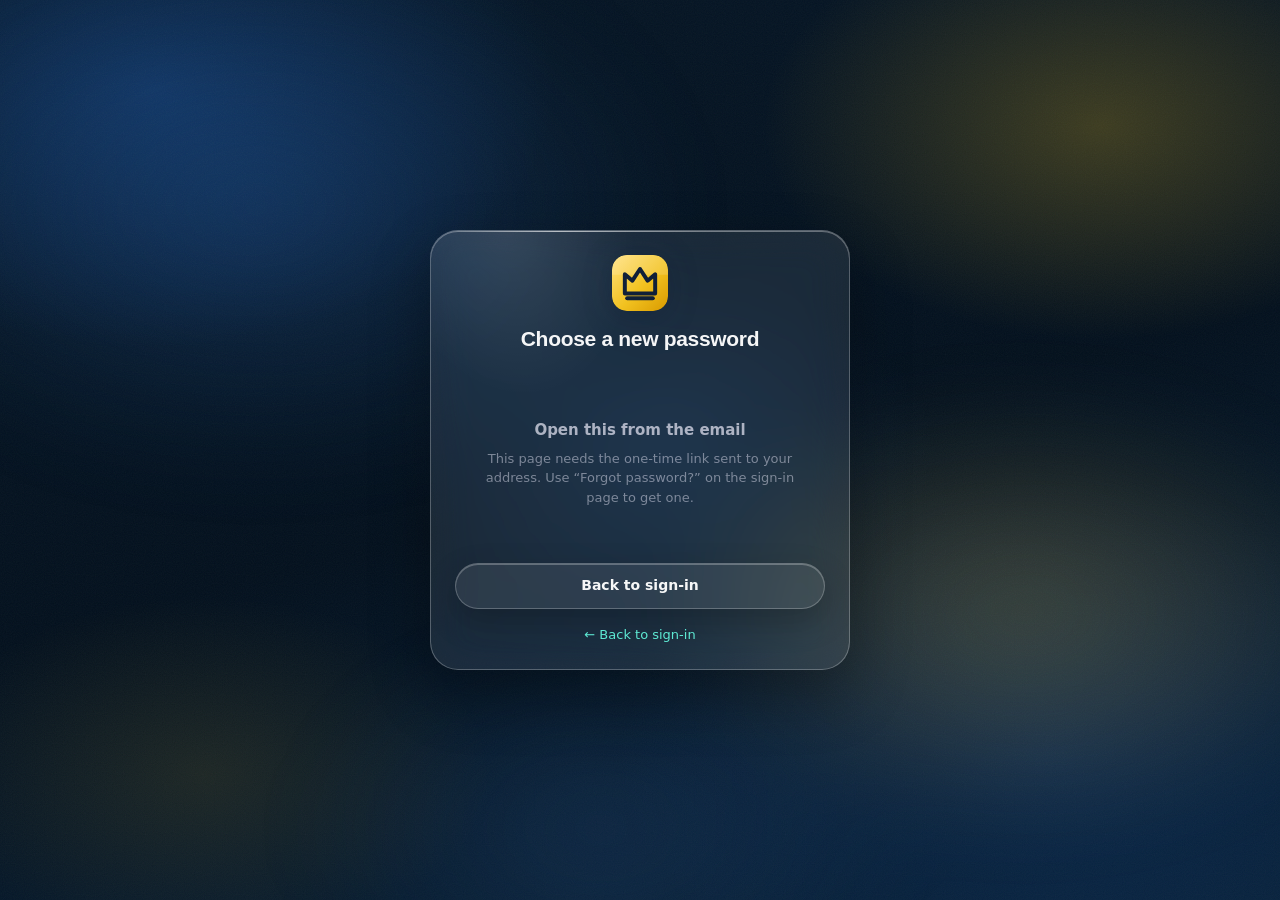
<file: reset.html>
<!doctype html>
<html lang="en" data-theme="dark">
<head>
  <meta charset="utf-8" />
  <meta name="viewport" content="width=device-width, initial-scale=1, viewport-fit=cover" />
  <title>Choose a new password · Super Kings Academy</title>
<link rel="icon" href="assets/img/favicon.svg" type="image/svg+xml" />
<link rel="icon" href="assets/img/favicon-32.png" sizes="32x32" type="image/png" />
<link rel="alternate icon" href="favicon.ico" sizes="32x32 16x16" />
<link rel="apple-touch-icon" href="assets/img/apple-touch-icon.png" />
  <meta name="robots" content="noindex" />
  <link rel="stylesheet" href="assets/css/glass.css?v=35" />
<style>
  .rs-wrap { min-height: 100svh; display: grid; place-items: center; padding: var(--gap-4); }
  .rs-card { width: min(420px, 100%); }
  .rs-head { text-align: center; margin-bottom: var(--gap-4); }
  /* The SVG mark paints its own badge, so this is only a box to centre it
     in — a gold background here would sit behind a gold badge. */
  .rs-head .mark { width: 56px; height: 56px; margin: 0 auto 12px;
                   display: grid; place-items: center; }
  .rs-head .mark svg { border-radius: 15px;
                   filter: drop-shadow(0 4px 14px rgba(16, 31, 56, .3)); }
  .rs-rules { font-size: 12px; color: var(--ink-low); margin-top: -4px; }
  .rs-foot { text-align: center; margin-top: var(--gap-3); font-size: 13px; }
</style>
</head>
<body>
  <div class="lt-bg" aria-hidden="true"></div>

  <main class="rs-wrap">
    <div class="glass glass-card rs-card reveal in">
      <div class="rs-head">
        <div class="mark" id="brandMark"></div>
        <h1 style="font-size:21px;">Choose a new password</h1>
        <p class="faint" id="who" style="font-size:13px;margin-top:4px;">Checking your link…</p>
      </div>

      <form id="form" class="lt-grid" style="gap:var(--gap-3);" hidden>
        <label class="field">
          <span>New password</span>
          <!-- autocomplete=new-password so a password manager offers to
               generate and store one rather than filling the old value. -->
          <input type="password" id="pw1" autocomplete="new-password" required minlength="6" />
        </label>
        <label class="field">
          <span>Type it again</span>
          <input type="password" id="pw2" autocomplete="new-password" required minlength="6" />
        </label>
        <div class="rs-rules">At least 6 characters. A short phrase you will remember beats a clever short one.</div>
        <div class="form-msg" id="msg" role="status" aria-live="polite" style="min-height:0;"></div>
        <button type="submit" class="btn btn-primary btn-block btn-lg" id="save">Save the new password</button>
      </form>

      <div id="dead" hidden>
        <div class="lt-empty">
          <div class="lt-empty-t" id="deadT">This link cannot be used</div>
          <div class="lt-empty-s" id="deadS"></div>
        </div>
        <a class="btn btn-glass btn-block" href="login.html" style="margin-top:var(--gap-3);">Back to sign-in</a>
      </div>

      <div class="rs-foot"><a href="login.html" id="backLink">← Back to sign-in</a></div>
    </div>
  </main>

  <script src="assets/js/core.js?v=35"></script>
  <script src="assets/js/cloud.js?v=35"></script>
  <script>
  /* ============================================================
     WHERE A PASSWORD RESET EMAIL LANDS

     Supabase sends the recovery token in the URL FRAGMENT — everything
     after the '#'. That matters twice over:

       · a fragment is never sent to the server, so this token does not
         appear in GitHub Pages' logs, in a proxy, or in a Referer header;
       · it also means the token is sitting in the address bar, so the
         first thing this page does after reading it is wipe it from the
         URL with replaceState.

     This page is the ONLY place in the app that takes a password, and it
     takes one the person is choosing for themselves. Nothing is stored
     here and nothing is logged; the value goes straight to Supabase's
     /auth/v1/user and is then out of scope.
     ============================================================ */
  (function () {
    "use strict";

    /* The real mark, not the initials. */
    (function () {
      var m = document.getElementById("brandMark");
      if (m && window.LT && LT.logoSVG) m.innerHTML = LT.logoSVG(56);
    })();

    var $ = function (s) { return document.querySelector(s); };

    var PROJECT = "https://ugsklcipzyiogxynshnh.supabase.co";
    var KEY = LT_CLOUD.KEY;

    function hashParams() {
      var h = String(location.hash || "").replace(/^#/, "");
      var out = {};
      h.split("&").forEach(function (kv) {
        if (!kv) return;
        var i = kv.indexOf("=");
        if (i < 0) return;
        out[decodeURIComponent(kv.slice(0, i))] = decodeURIComponent(kv.slice(i + 1));
      });
      return out;
    }

    function dead(title, detail) {
      $("#form").hidden = true;
      $("#dead").hidden = false;
      $("#who").textContent = "";
      $("#deadT").textContent = title;
      $("#deadS").textContent = detail;
    }

    var p = hashParams();
    var token = p.access_token || "";

    /* Take the token out of the address bar immediately. A recovery link
       left in history is a live credential in the browser's back button. */
    if (location.hash) {
      try { history.replaceState(null, "", location.pathname + location.search); } catch (e) {}
    }

    if (p.error_description || p.error) {
      dead("That link has expired",
           (p.error_description || p.error) + " — ask for a new one from the sign-in page.");
      return;
    }
    if (!token) {
      dead("Open this from the email",
           "This page needs the one-time link sent to your address. Use “Forgot password?” on the sign-in page to get one.");
      return;
    }
    if (p.type && p.type !== "recovery" && p.type !== "invite" && p.type !== "signup") {
      dead("That link is not a password reset", "Ask for a new one from the sign-in page.");
      return;
    }

    /* Ask the auth server who this token belongs to, rather than trusting
       what the link says. It also proves the token is still valid BEFORE
       the person types a new password into a form that would then fail. */
    fetch(PROJECT + "/auth/v1/user", {
      headers: { apikey: KEY, Authorization: "Bearer " + token }
    }).then(function (r) {
      if (!r.ok) throw new Error("expired");
      return r.json();
    }).then(function (u) {
      $("#who").textContent = "for " + (u && u.email ? u.email : "your account");
      $("#form").hidden = false;
    }).catch(function () {
      dead("That link has expired",
           "Recovery links are single-use and short-lived. Ask for a new one from the sign-in page.");
    });

    $("#form").addEventListener("submit", function (e) {
      e.preventDefault();
      var a = $("#pw1").value, b = $("#pw2").value, msg = $("#msg"), btn = $("#save");
      msg.className = "form-msg";

      /* SIX, matching the project's own password_min_length. The form used
         to ask for ten while the server accepted six, so the stricter rule
         was one this file invented — and a client-side minimum the server
         does not share is a rule that quietly disappears the moment anyone
         resets a password by another route. Change it in Supabase too if
         this ever needs to move. */
      if (a.length < 6) {
        msg.textContent = "Use at least 6 characters.";
        msg.className = "form-msg error";
        return;
      }
      if (a !== b) {
        msg.textContent = "The two passwords do not match.";
        msg.className = "form-msg error";
        return;
      }

      btn.disabled = true;
      msg.textContent = "Saving…";
      fetch(PROJECT + "/auth/v1/user", {
        method: "PUT",
        headers: {
          apikey: KEY,
          Authorization: "Bearer " + token,
          "Content-Type": "application/json"
        },
        body: JSON.stringify({ password: a })
      }).then(function (r) {
        return r.json().then(function (j) {
          if (!r.ok) throw new Error(j.msg || j.error_description || j.message || "Could not save it.");
          return j;
        });
      }).then(function () {
        /* Deliberately does NOT sign them in here. The point of the next
           screen is to prove the new password works, and finding that out
           now beats finding out tomorrow morning. */
        $("#form").hidden = true;
        $("#dead").hidden = false;
        $("#who").textContent = "";
        $("#deadT").textContent = "Password changed";
        $("#deadS").textContent = "Sign in with the new one.";
      }).catch(function (err) {
        btn.disabled = false;
        msg.textContent = (err && err.message) || "Could not save it.";
        msg.className = "form-msg error";
      });
    });
  })();
  </script>
</body>
</html>
</file>
<file: assets/css/glass.css>
/* ============================================================
   ACADEMY MANAGER — LIQUID GLASS DESIGN SYSTEM v1
   Dark-first luxury glass (charcoal-indigo night + amber-orange,
   from the Sports Academy brand) with an Apple-style "clear glass" light override.
   Token NAMES are inherited from the Leo system (--forest-* = the
   dark base ramp, --gold-* = the brand accent ramp, --optic-* =
   the cool indigo accent) so component CSS ports verbatim.
   Theme is controlled by <html data-theme="dark|light">.
   ============================================================ */

/* ---------- Design tokens — DARK (default) ---------- */
/* SUPER KINGS ACADEMY re-skin.
   ONLY THE VALUES BELOW CHANGED. Every token NAME is left exactly as the
   Academy Manager system defines it — --forest-* is the dark base ramp,
   --gold-* the brand accent, --optic-* the cool accent — because the
   1,300 lines of component CSS underneath reference those names. Rename
   one and the components stop resolving; that is why the original file
   says the names are inherited "so component CSS ports verbatim".
   So --gold-* is no longer gold here: it is CSK yellow. The name is a
   slot, not a description.

   The raw rgba(255,156,51,·) glows scattered through the components were
   re-pointed to the new accent in the same pass, along with the #221204
   ink-on-accent literals — neither would have re-skinned from :root. */
:root {
  /* Brand constants (theme-independent) */
  /* Deep navy base rather than the demo's charcoal-indigo: CSK is
     yellow-on-blue, and an indigo field turns the yellow muddy. */
  --forest-950: #04101f;
  --forest-900: #08192e;
  --forest-800: #0e2540;
  --forest-600: #1b4173;
  --emerald-400: #34d399;
  /* CSK yellow ramp. --gold-500 is the anchor; everything else is tuned
     around it so the existing gradients keep their light-to-dark shape. */
  --gold-600: #cea200;
  --gold-500: #f2c220;
  --gold-400: #ffd85c;
  --gold-300: #ffeeb4;
  --optic-400: #7fb3ff;   /* CSK blue accent */
  --optic-300: #a9ccff;
  --red-400: #ff6b6b;
  --sky-300: #7dd3fc;

  /* Ink */
  --ink-hi: rgba(255, 255, 255, 0.96);
  --ink-mid: rgba(230, 230, 244, 0.72);
  --ink-low: rgba(230, 230, 244, 0.48);
  --ink-faint: rgba(230, 230, 244, 0.28);

  /* Accent text (readable per theme) */
  --tx-gold: var(--gold-400);
  --tx-green: #5eead4;
  --tx-red: var(--red-400);
  --tx-optic: var(--optic-400);

  /* Glass surfaces — low-opacity fill over a vivid field. Never milky. */
  --glass-bg: rgba(255, 255, 255, 0.09);
  --glass-border: rgba(255, 255, 255, 0.26);
  --glass-blur: 22px;
  --glass-sat: 1.25;
  --glass-shadow:
    0 24px 60px rgba(0, 0, 0, 0.3),
    inset 0 1px 0 rgba(255, 255, 255, 0.32);
  --glass-shadow-soft:
    0 12px 32px rgba(0, 0, 0, 0.22),
    inset 0 1px 0 rgba(255, 255, 255, 0.26);
  --glass-border-hover: rgba(255, 255, 255, 0.48);
  --specular: linear-gradient(90deg, transparent 4%, rgba(255, 255, 255, 0.5) 30%, rgba(255, 255, 255, 0.12) 65%, transparent 96%);
  --corner-glow: rgba(255, 255, 255, 0.1);

  /* Inputs, tiles, lines */
  --input-bg: rgba(255, 255, 255, 0.07);
  --input-bg-focus: rgba(255, 255, 255, 0.13);
  --input-border: rgba(255, 255, 255, 0.2);
  --input-border-hover: rgba(255, 255, 255, 0.38);
  --input-shadow: inset 0 1px 3px rgba(0, 0, 0, 0.22);
  --tile-bg: rgba(255, 255, 255, 0.07);
  --tile-border: rgba(255, 255, 255, 0.2);
  --line: rgba(255, 255, 255, 0.1);
  --row-hover: rgba(255, 255, 255, 0.06);
  --chip-bg: rgba(255, 255, 255, 0.08);
  --chip-border: rgba(255, 255, 255, 0.24);
  --thead-bg: rgba(13, 12, 26, 0.55);
  --pill-bg: rgba(255, 255, 255, 0.08);
  --pill-border: rgba(255, 255, 255, 0.22);
  --dot-border: rgba(255, 255, 255, 0.3);
  --ghost-hover: rgba(255, 255, 255, 0.07);
  --option-bg: var(--forest-800);
  --backdrop: rgba(5, 4, 12, 0.6);
  --toast-bg: linear-gradient(135deg, rgba(26, 24, 48, 0.92), rgba(10, 9, 20, 0.92));
  --toast-border: rgba(255, 255, 255, 0.18);
  --scroll-thumb: rgba(255, 255, 255, 0.14);
  --scroll-thumb-hover: rgba(255, 255, 255, 0.26);
  --stat-grad: linear-gradient(135deg, #fff 30%, var(--gold-400));
  --gold-grad: linear-gradient(115deg, var(--gold-300), var(--gold-400) 45%, var(--gold-500) 80%);
  --scheme: dark;
  --glass-filter: blur(var(--glass-blur)) saturate(var(--glass-sat));
  --select-arrow: url("data:image/svg+xml,%3Csvg xmlns='http://www.w3.org/2000/svg' width='12' height='8' fill='none'%3E%3Cpath d='M1 1.5 6 6.5 11 1.5' stroke='%23e6e6f2' stroke-opacity='.6' stroke-width='2' stroke-linecap='round'/%3E%3C/svg%3E");

  /* Radii */
  --r-xl: 28px;
  --r-lg: 22px;
  --r-md: 16px;
  --r-sm: 12px;
  --r-pill: 999px;

  /* Type */
  --font-display: "Outfit", "SF Pro Display", -apple-system, sans-serif;
  --font-body: "Inter", "SF Pro Text", -apple-system, system-ui, sans-serif;
  --font-brand: "Outfit", "SF Pro Display", -apple-system, sans-serif;

  /* Spacing */
  --gap-1: 6px;
  --gap-2: 10px;
  --gap-3: 16px;
  --gap-4: 24px;
  --gap-5: 36px;

  --nav-h: 72px;
  --dock-h: 76px;
  --page-max: 1240px;

  --ease-spring: cubic-bezier(0.34, 1.3, 0.5, 1);
}

/* ---------- Design tokens — LIGHT override ("clear glass") ---------- */
:root[data-theme="light"] {
  --ink-hi: #17181c;
  --ink-mid: rgba(25, 28, 38, 0.74);
  --ink-low: rgba(25, 28, 38, 0.52);
  --ink-faint: rgba(25, 28, 38, 0.34);

  /* Accent TEXT on a light field must not be the brand yellow. #f7cb15 on
     white is about 1.6:1 — invisible. This is a darkened yellow that keeps
     the hue and clears AA at ~5.5:1. Do not "correct" it back to the brand
     value; the brand value is for fills, not for text on white. */
  --tx-gold: #7a5f00;
  --tx-green: #0f766e;
  --tx-red: #c2383f;
  --tx-optic: #1d4f91;

  /* Apple Liquid Glass recipe (iOS 26): ~15–18% white fill + a brightness
     lift in the backdrop filter — the light comes THROUGH the panel, the
     fill itself stays nearly clear. Edges carry the material: a bright
     specular top rim and a soft dim bottom rim, not flat borders. */
  /* Liquid glass, tuned to the approved login-page reference: a gradient
     fill that fades from a faint white sheen (top-left) to almost nothing,
     so the field's blue/peach/lavender visibly TRANSMITS through the card;
     blur 30 + saturate 170% + a touch of contrast does the optics; the
     specular border is strongest along the top and left edges. */
  /* EDGES ARE DARK IN LIGHT MODE. They used to be white — the same white
     as the dark theme's specular rim — which measured 1.06:1 against the
     #f2f3f7 page. A 6% difference is not an edge, and it disappears
     completely on a dim screen: reported as "very difficult to see the
     edges of panes/cards/buttons when the brightness is not high".

     The white rim was never wrong, it was only ever HALF the material. A
     real glass edge is a bright specular highlight ON TOP of a darker
     refraction boundary. Dark mode shows the highlight because the field
     behind it is dark; light mode has to show the boundary. So the white
     survives as the inset top rim below, and the OUTLINE becomes ink.

     Do not "restore" these to white to match the dark theme. The two
     themes agree on the material, not on the value. */
  --glass-bg: linear-gradient(135deg, rgba(255, 255, 255, 0.58), rgba(255, 255, 255, 0.36));
  --glass-border: rgba(28, 32, 44, 0.15);
  --glass-blur: 30px;
  --glass-sat: 1.7;
  --glass-bright: 1.04;
  --glass-contrast: 1.05;
  --glass-filter: blur(var(--glass-blur)) saturate(var(--glass-sat)) brightness(var(--glass-bright)) contrast(var(--glass-contrast));
  /* Three drop shadows, not one. A single wide 70px shadow is a haze with
     no visible start, so the card floats without ever landing; the tight
     1px and 3px contact shadows are what make an eye read "this sits above
     that". Same reason a real object has a sharp shadow at the point it
     touches and a soft one further out. */
  --glass-shadow:
    0 1px 1.5px rgba(24, 30, 50, 0.07),
    0 3px 8px rgba(24, 30, 50, 0.06),
    0 20px 48px rgba(45, 55, 90, 0.14),
    inset 0 1px 0 rgba(255, 255, 255, 0.9),
    inset 1px 0 0 rgba(255, 255, 255, 0.55),
    inset 0 -1px 0 rgba(255, 255, 255, 0.25),
    inset 0 16px 30px -18px rgba(45, 55, 90, 0.1),
    inset 0 -18px 32px -18px rgba(255, 255, 255, 0.55);
  --glass-shadow-soft:
    0 1px 1.5px rgba(24, 30, 50, 0.06),
    0 8px 22px rgba(45, 55, 90, 0.1),
    inset 0 1px 0 rgba(255, 255, 255, 0.8),
    inset 0 -1px 0 rgba(255, 255, 255, 0.2);
  --glass-border-hover: rgba(28, 32, 44, 0.3);
  --specular: linear-gradient(90deg, transparent 4%, rgba(255, 255, 255, 0.98) 30%, rgba(255, 255, 255, 0.45) 65%, transparent 96%);
  --corner-glow: rgba(255, 255, 255, 0.55);

  /* Anything a finger can press gets a firmer edge than a card does — a
     control that reads as decoration is a control nobody presses. */
  --input-bg: rgba(255, 255, 255, 0.66);
  --input-bg-focus: rgba(255, 255, 255, 0.92);
  --input-border: rgba(28, 32, 44, 0.2);
  --input-border-hover: rgba(28, 32, 44, 0.36);
  --input-shadow: inset 0 1px 2px rgba(28, 32, 44, 0.07);
  --tile-bg: rgba(255, 255, 255, 0.58);
  --tile-border: rgba(28, 32, 44, 0.14);
  --line: rgba(28, 32, 44, 0.14);
  --row-hover: rgba(255, 255, 255, 0.72);
  --chip-bg: rgba(255, 255, 255, 0.62);
  --chip-border: rgba(28, 32, 44, 0.18);
  --thead-bg: rgba(255, 255, 255, 0.62);
  --pill-bg: rgba(255, 255, 255, 0.62);
  --pill-border: rgba(28, 32, 44, 0.18);
  --dot-border: rgba(28, 32, 44, 0.32);
  --ghost-hover: rgba(255, 255, 255, 0.6);
  --option-bg: #ffffff;
  --backdrop: rgba(18, 22, 34, 0.3);
  --toast-bg: linear-gradient(135deg, rgba(255, 255, 255, 0.94), rgba(246, 248, 252, 0.94));
  --toast-border: rgba(255, 255, 255, 0.6);
  --scroll-thumb: rgba(28, 32, 44, 0.22);
  --scroll-thumb-hover: rgba(28, 32, 44, 0.38);
  --stat-grad: linear-gradient(135deg, #17181c 30%, #a3560a);
  --scheme: light;
  --select-arrow: url("data:image/svg+xml,%3Csvg xmlns='http://www.w3.org/2000/svg' width='12' height='8' fill='none'%3E%3Cpath d='M1 1.5 6 6.5 11 1.5' stroke='%232b3040' stroke-opacity='.55' stroke-width='2' stroke-linecap='round'/%3E%3C/svg%3E");
}

/* ---------- Reset & base ---------- */
*, *::before, *::after { box-sizing: border-box; }

html { scroll-behavior: smooth; -webkit-text-size-adjust: 100%; }

body {
  margin: 0;
  min-height: 100vh;
  min-height: 100dvh;
  font-family: var(--font-body);
  font-size: 15px;
  line-height: 1.55;
  color: var(--ink-hi);
  background-color: var(--forest-950);
  -webkit-font-smoothing: antialiased;
  overflow-x: hidden;
  transition: color 0.3s ease;
}
:root[data-theme="light"] body { background-color: #f2f3f7; }

/* Vivid liquid color field — the saturated backdrop is what makes the
   low-opacity glass read as "liquid". Emerald + gold + optic glows. */
.lt-bg {
  position: fixed;
  inset: 0;
  z-index: -2;
  /* pin the ambient background to its own GPU layer. Without this the fixed
     bg re-rasterizes on every scroll, and the backdrop-filter glass above it
     re-samples each frame — which reads as flicker on Android / fold hardware
     (most visible on the wide fold viewport). translateZ(0) caches it as a
     composited texture so scrolling never repaints it. */
  transform: translateZ(0);
  -webkit-backface-visibility: hidden;
  backface-visibility: hidden;
  /* CSK is yellow ON BLUE. The inherited field was indigo/violet, and a
     saturated yellow on violet vibrates — near-complementary, both high
     chroma, neither giving way. That was the clash: not the yellow by
     itself, but the hue it was sitting on. Violet is gone; every glow is
     now either CSK blue or the accent itself, so the yellow reads as
     gold on navy instead of a chip stuck on a purple field. */
  background:
    radial-gradient(46% 42% at 12% 10%, rgba(23, 78, 150, 0.46), transparent 68%),
    radial-gradient(40% 36% at 86% 14%, rgba(242, 194, 32, 0.24), transparent 66%),
    radial-gradient(48% 44% at 82% 84%, rgba(12, 52, 105, 0.44), transparent 70%),
    radial-gradient(34% 30% at 16% 86%, rgba(242, 194, 32, 0.10), transparent 66%),
    radial-gradient(30% 28% at 52% 50%, rgba(48, 108, 190, 0.14), transparent 70%),
    linear-gradient(165deg, #061626 0%, #03101d 52%, #082038 100%);
}
/* Light = "clear glass" over a cool luminous field: the base stays airy
   near-white (never warm/sandy — eye comfort), but the indigo/amber glows
   are strong enough that low-opacity panels visibly frost them — that
   contrast is what makes light mode read as liquid glass, not flat white. */
:root[data-theme="light"] .lt-bg {
  background:
    radial-gradient(52% 48% at 8% 18%, rgba(120, 165, 235, 0.58), transparent 68%),
    radial-gradient(46% 42% at 88% 10%, rgba(250, 208, 96, 0.52), transparent 66%),
    radial-gradient(50% 46% at 84% 82%, rgba(88, 140, 210, 0.46), transparent 70%),
    radial-gradient(42% 38% at 14% 88%, rgba(252, 219, 130, 0.36), transparent 66%),
    radial-gradient(38% 34% at 54% 46%, rgba(150, 190, 240, 0.40), transparent 70%),
    radial-gradient(32% 30% at 36% 66%, rgba(253, 226, 158, 0.28), transparent 66%),
    linear-gradient(165deg, #eef3fa 0%, #e9eff7 45%, #e3ebf4 100%);
}
.lt-bg::before {
  content: "";
  position: absolute;
  inset: -25%;
  background:
    radial-gradient(34% 30% at 30% 32%, rgba(38, 100, 180, 0.30), transparent 66%),
    radial-gradient(30% 26% at 70% 62%, rgba(255, 216, 92, 0.22), transparent 64%),
    radial-gradient(24% 22% at 48% 78%, rgba(60, 125, 205, 0.16), transparent 66%);
  /* ambient drift, tuned below perception: one direction change per ~40s
     and a gentle range, so the background never reads as "shifting" */
  animation: lt-drift 80s ease-in-out infinite alternate;
  filter: blur(42px);
  /* keep the big blurred drift layer on its own composited plane so the
     42px blur is rasterized once, not re-blurred every scrolled frame */
  will-change: transform;
  -webkit-backface-visibility: hidden;
  backface-visibility: hidden;
}
:root[data-theme="light"] .lt-bg::before {
  background:
    radial-gradient(34% 30% at 30% 32%, rgba(150, 160, 250, 0.4), transparent 66%),
    radial-gradient(30% 26% at 70% 62%, rgba(255, 196, 122, 0.38), transparent 64%),
    radial-gradient(26% 24% at 48% 78%, rgba(178, 188, 252, 0.3), transparent 66%);
}
.lt-bg::after {
  content: "";
  position: absolute;
  inset: 0;
  opacity: 0.05;
  background-image: url("data:image/svg+xml,%3Csvg xmlns='http://www.w3.org/2000/svg' width='160' height='160'%3E%3Cfilter id='n'%3E%3CfeTurbulence type='fractalNoise' baseFrequency='0.9' numOctaves='2'/%3E%3C/filter%3E%3Crect width='100%25' height='100%25' filter='url(%23n)'/%3E%3C/svg%3E");
}
@keyframes lt-drift {
  from { transform: translate3d(-2%, -1%, 0) rotate(-1deg) scale(1); }
  to { transform: translate3d(2%, 1.5%, 0) rotate(1deg) scale(1.05); }
}
@media (prefers-reduced-motion: reduce) {
  .lt-bg::before { animation: none; }
  * { transition-duration: 0.01ms !important; animation-duration: 0.01ms !important; }
}

h1, h2, h3, h4 {
  font-family: var(--font-display);
  font-weight: 600;
  letter-spacing: -0.015em;
  margin: 0;
  color: var(--ink-hi);
  text-wrap: balance;
}
p { margin: 0; }
a { color: var(--tx-green); text-decoration: none; }
a:hover { color: var(--tx-gold); }
img { max-width: 100%; display: block; }
button { font-family: inherit; }
::selection { background: rgba(242, 194, 32, 0.4); }

/* ---------- Layout ---------- */
.lt-page {
  max-width: var(--page-max);
  margin: 0 auto;
  padding: calc(var(--nav-h) + var(--gap-4)) var(--gap-4) calc(var(--gap-5) + 24px);
  display: flex;
  flex-direction: column;
  gap: var(--gap-4);
}

.lt-grid { display: grid; gap: var(--gap-3); }
.lt-grid.cols-2 { grid-template-columns: repeat(2, minmax(0, 1fr)); }
.lt-grid.cols-3 { grid-template-columns: repeat(3, minmax(0, 1fr)); }
.lt-grid.cols-4 { grid-template-columns: repeat(4, minmax(0, 1fr)); }

/* ---------- Glass primitives ---------- */
.glass {
  position: relative;
  background: var(--glass-bg);
  /* --glass-bright is Apple's Liquid Glass trick: brightening what's BEHIND
     the blur makes a barely-there white fill read luminous, not milky.
     Dark theme leaves it at 1. */
  -webkit-backdrop-filter: var(--glass-filter);
  backdrop-filter: var(--glass-filter);
  border: 1px solid var(--glass-border);
  border-radius: var(--r-xl);
  box-shadow: var(--glass-shadow);
  overflow: hidden;
  transition: background 0.3s ease, border-color 0.3s ease, box-shadow 0.3s ease;
}
.glass::before {
  content: "";
  position: absolute;
  inset: 0 0 auto 0;
  height: 1px;
  background: var(--specular);
  pointer-events: none;
}
.glass::after {
  content: "";
  position: absolute;
  top: -42%;
  left: -12%;
  width: 60%;
  height: 80%;
  background: radial-gradient(closest-side, var(--corner-glow), transparent);
  transform: rotate(-12deg);
  pointer-events: none;
}

.glass-card { padding: var(--gap-4); }
.glass-card.tight { padding: var(--gap-3); }

.glass-hover {
  --mx: 50%; --my: 0%;
  transition: transform 0.45s var(--ease-spring), box-shadow 0.45s ease, border-color 0.3s ease, background 0.3s ease;
}
.glass-hover:hover {
  transform: translateY(-4px);
  border-color: var(--glass-border-hover);
  box-shadow: 0 30px 70px rgba(0, 0, 0, 0.32), inset 0 1px 0 rgba(255, 255, 255, 0.34);
  background: radial-gradient(240px circle at var(--mx) var(--my), rgba(255, 255, 255, 0.1), transparent 55%), var(--glass-bg);
}
/* light hover sheen: pure white is invisible on white glass — pair a hot
   white core with a faint amber halo so the cursor light reads in light
   mode exactly like the dark-mode specular does */
:root[data-theme="light"] .glass-hover:hover {
  box-shadow: 0 30px 70px rgba(24, 34, 60, 0.18), inset 0 1px 0 rgba(255, 255, 255, 0.75);
  background:
    radial-gradient(150px circle at var(--mx) var(--my), rgba(255, 255, 255, 0.85), transparent 60%),
    radial-gradient(300px circle at var(--mx) var(--my), rgba(255, 176, 92, 0.22), transparent 62%),
    var(--glass-bg);
}

/* Section headers */
.kicker {
  font-size: 11px;
  font-weight: 700;
  letter-spacing: 0.16em;
  text-transform: uppercase;
  color: var(--tx-gold);
  margin-bottom: 2px;
}
.card-head {
  display: flex;
  align-items: flex-end;
  justify-content: space-between;
  gap: var(--gap-3);
  flex-wrap: wrap;
  margin-bottom: var(--gap-3);
}
.card-head h2 { font-size: 21px; }
.card-head .sub { color: var(--ink-mid); font-size: 13px; margin-top: 3px; }

/* ---------- Top navigation ---------- */
.lt-nav {
  position: fixed;
  top: 14px;
  left: 50%;
  transform: translateX(-50%);
  width: min(var(--page-max) - 16px, calc(100% - 24px));
  z-index: 60;
  display: flex;
  align-items: center;
  gap: var(--gap-3);
  padding: 10px 14px;
  border-radius: var(--r-pill);
}
.lt-nav.glass::after { display: none; }

.nav-brand { display: flex; align-items: center; gap: 11px; min-width: 0; }
/* THE MARK IS A SQUARE BADGE, and this block used to describe somebody
   else's. It arrived from MatchPoint with a 60x46 box for "a full
   two-player composition (solid gold smasher + a second player and
   shuttles in WHITE linework)" and, in light mode, filter: url(#mxInk) —
   an ink filter built to turn white linework dark.

   Super Kings' mark is a gold badge with navy inside it. Stretched to
   60x46 it distorted, and #mxInk in light mode recoloured the one thing
   that must not move: the brand's own gold. Same failure as the .lt-bg
   violet literals — a value inherited from the app this was forked from
   and never re-derived.

   A square box, a soft shadow, and NO filter in either theme: the badge
   carries its own contrast, so it needs no help and tolerates no
   interference. */
.nav-brand .mark {
  width: 40px;
  height: 40px;
  flex: none;
  display: grid;
  place-items: center;
  background: none;
  border: none;
  box-shadow: none;
}
.nav-brand .mark svg, .nav-brand .mark img {
  width: 40px; height: 40px; max-width: none; flex: none; border-radius: 11px;
  filter: drop-shadow(0 3px 10px rgba(16, 31, 56, 0.35));
}
:root[data-theme="light"] .nav-brand .mark svg,
:root[data-theme="light"] .nav-brand .mark img {
  filter: drop-shadow(0 2px 8px rgba(45, 55, 90, 0.22));
}
.nav-brand .t { display: flex; flex-direction: column; line-height: 1.15; min-width: 0; }
.nav-brand .t strong {
  font-family: var(--font-display);
  font-size: 15px;
  font-weight: 700;
  color: var(--ink-hi);
  white-space: nowrap;
  overflow: hidden;
  text-overflow: ellipsis;
}
.nav-brand .t span {
  font-size: 10px;
  letter-spacing: 0.14em;
  text-transform: uppercase;
  color: var(--tx-gold);
  font-weight: 600;
}

.nav-tabs {
  display: flex;
  align-items: center;
  gap: 4px;
  margin: 0 auto;
  padding: 4px;
  border-radius: var(--r-pill);
  background: var(--pill-bg);
  border: 1px solid var(--tile-border);
}
.nav-tab {
  display: inline-flex;
  align-items: center;
  gap: 7px;
  padding: 8px 15px;
  border: none;
  border-radius: var(--r-pill);
  background: transparent;
  color: var(--ink-mid);
  font-size: 13.5px;
  font-weight: 600;
  cursor: pointer;
  white-space: nowrap;
  transition: color 0.25s ease, background 0.25s ease, box-shadow 0.25s ease;
  text-decoration: none;
}
.nav-tab svg { width: 16px; height: 16px; }
.nav-tab:hover { color: var(--ink-hi); }
.nav-tab.active {
  color: #231d00;
  background: var(--gold-grad);
  box-shadow: 0 6px 18px rgba(242, 194, 32, 0.38), inset 0 1px 0 rgba(255, 255, 255, 0.5);
}

.nav-actions { display: flex; align-items: center; gap: var(--gap-2); margin-left: auto; }

/* Theme toggle */
.theme-toggle {
  width: 38px;
  height: 38px;
  flex: none;
  display: grid;
  place-items: center;
  border-radius: 50%;
  border: 1px solid var(--chip-border);
  background: var(--chip-bg);
  color: var(--ink-mid);
  cursor: pointer;
  transition: color 0.25s ease, border-color 0.25s ease, transform 0.4s var(--ease-spring), background 0.3s ease;
}
.theme-toggle:hover { color: var(--tx-gold); border-color: var(--input-border-hover); transform: rotate(18deg); }
.theme-toggle svg { width: 18px; height: 18px; }

/* ---------- Mobile bottom dock ---------- */
.lt-dock {
  position: fixed;
  bottom: calc(12px + env(safe-area-inset-bottom, 0px));
  left: 50%;
  transform: translateX(-50%);
  z-index: 60;
  display: none;
  align-items: stretch;
  gap: 2px;
  padding: 7px;
  border-radius: var(--r-pill);
  width: min(440px, calc(100% - 20px));
}
.lt-dock.glass::after { display: none; }
.dock-tab {
  position: relative;
  flex: 1;
  display: flex;
  flex-direction: column;
  align-items: center;
  gap: 3px;
  padding: 7px 4px 6px;
  border: none;
  border-radius: 18px;
  background: transparent;
  color: var(--ink-low);
  font-size: 10px;
  font-weight: 600;
  letter-spacing: 0.02em;
  cursor: pointer;
  transition: color 0.25s ease, background 0.25s ease;
  text-decoration: none;
}
.dock-tab svg { width: 21px; height: 21px; }
.dock-tab.active { color: var(--tx-gold); background: rgba(242, 194, 32, 0.14); }
.dock-tab:hover { color: var(--ink-hi); }

/* ---------- Buttons ---------- */
.btn {
  display: inline-flex;
  align-items: center;
  justify-content: center;
  gap: 8px;
  padding: 11px 22px;
  border-radius: var(--r-pill);
  border: 1px solid transparent;
  font-size: 14px;
  font-weight: 650;
  font-family: var(--font-body);
  cursor: pointer;
  text-decoration: none;
  white-space: nowrap;
  transition: transform 0.35s var(--ease-spring), box-shadow 0.3s ease, background 0.3s ease, border-color 0.3s ease, opacity 0.2s ease, color 0.3s ease;
  -webkit-tap-highlight-color: transparent;
}
.btn:active { transform: scale(0.97); }
.btn:disabled { opacity: 0.55; cursor: not-allowed; }
.btn svg { width: 16px; height: 16px; }

.btn-primary {
  position: relative;
  overflow: hidden;
  color: #231d00;
  background: var(--gold-grad);
  box-shadow: 0 10px 26px rgba(242, 194, 32, 0.32), inset 0 1px 0 rgba(255, 255, 255, 0.55), inset 0 -1px 0 rgba(0, 0, 0, 0.12);
}
.btn-primary::after {
  content: "";
  position: absolute;
  inset: 0;
  background: linear-gradient(120deg, transparent 28%, rgba(255, 255, 255, 0.5) 50%, transparent 72%);
  transform: translateX(-130%);
  pointer-events: none;
}
.btn-primary:hover::after { transform: translateX(130%); transition: transform 0.7s ease; }
.btn-primary:hover { box-shadow: 0 14px 34px rgba(242, 194, 32, 0.45), inset 0 1px 0 rgba(255, 255, 255, 0.6); transform: translateY(-1px); }
@media (prefers-reduced-motion: reduce) { .btn-primary::after { display: none; } }

.btn-glass {
  color: var(--ink-hi);
  background: var(--chip-bg);
  border-color: var(--chip-border);
  /* No own backdrop-filter: these sit inside already-frosted .glass surfaces,
     and Safari renders a nested backdrop-filter as an opaque WHITE block. The
     translucent background alone reads as glass over the parent. */
  box-shadow: var(--glass-shadow-soft);
}
.btn-glass:hover { border-color: var(--input-border-hover); }

.btn-ghost { color: var(--ink-mid); background: transparent; border-color: transparent; }
.btn-ghost:hover { color: var(--ink-hi); background: var(--ghost-hover); }


.btn-sm { padding: 7px 14px; font-size: 12.5px; }

/* ---------- touch targets ----------
   A finger is not a mouse. The compact controls measure 31px on a phone,
   which is comfortable to click and easy to miss with a thumb — and one of
   them is "Collect", which takes money. Apple asks for 44pt, Material for
   48dp; 40 is the honest floor once these sit inside a scrolling list.

   Height only. Widening them would rewrap every toolbar on the page. */
@media (pointer: coarse), (max-width: 699px) {
  .btn-sm { min-height: 40px; padding-top: 9px; padding-bottom: 9px; }
  .chip { min-height: 38px; display: inline-flex; align-items: center; }
  select, input:not([type="checkbox"]):not([type="radio"]), textarea { min-height: 42px; }
  .btn-icon { min-width: 40px; min-height: 40px; }
}
.btn-lg { padding: 14px 30px; font-size: 15.5px; }
.btn-block { width: 100%; }
.btn-icon { width: 38px; height: 38px; padding: 0; border-radius: 50%; }

/* ---------- Forms ---------- */
.field { display: flex; flex-direction: column; gap: 6px; min-width: 0; }
.field > span, .field > label {
  font-size: 12px;
  font-weight: 650;
  letter-spacing: 0.04em;
  color: var(--ink-mid);
  text-transform: uppercase;
}
.field .opt { color: var(--ink-faint); text-transform: none; letter-spacing: 0; font-weight: 500; }

input[type="text"], input[type="email"], input[type="password"], input[type="tel"],
input[type="number"], input[type="date"], input[type="search"], select, textarea {
  width: 100%;
  padding: 12px 15px;
  font-family: var(--font-body);
  font-size: 14.5px;
  color: var(--ink-hi);
  background: var(--input-bg);
  border: 1px solid var(--input-border);
  border-radius: var(--r-md);
  outline: none;
  box-shadow: var(--input-shadow);
  transition: border-color 0.25s ease, box-shadow 0.25s ease, background 0.25s ease;
  -webkit-appearance: none;
  appearance: none;
}
textarea { resize: vertical; min-height: 64px; }
input::placeholder, textarea::placeholder { color: var(--ink-faint); }
input:hover, select:hover, textarea:hover { border-color: var(--input-border-hover); }
input:focus, select:focus, textarea:focus {
  border-color: rgba(255, 216, 92, 0.75);
  background: var(--input-bg-focus);
  box-shadow: 0 0 0 3px rgba(242, 194, 32, 0.2), var(--input-shadow);
}

select {
  background-image: var(--select-arrow);
  background-repeat: no-repeat;
  background-position: right 14px center;
  padding-right: 38px;
  /* A native select shows the ARROW cursor by default, so in an app where
     every chip, card and button says "pointer" the dropdowns were the one
     control that looked inert. Twenty-four of them across ten pages —
     the month picker on Finance, the batch and gender pickers, the date of
     birth trio, the booking month and day. */
  cursor: pointer;
}
select:disabled { cursor: not-allowed; }
select option { background: var(--option-bg); color: var(--ink-hi); }

input[type="date"] { color-scheme: var(--scheme); }
input[type="number"]::-webkit-inner-spin-button { opacity: 0.4; }

/* Checkbox / radio pills */
.choice {
  display: flex;
  align-items: center;
  gap: 10px;
  padding: 11px 14px;
  border-radius: var(--r-md);
  border: 1px solid var(--input-border);
  background: var(--tile-bg);
  cursor: pointer;
  font-size: 13.5px;
  color: var(--ink-mid);
  transition: border-color 0.25s ease, background 0.25s ease, color 0.25s ease;
  user-select: none;
}
.choice:hover { border-color: var(--input-border-hover); color: var(--ink-hi); }
.choice input { display: none; }
.choice .dot {
  width: 18px;
  height: 18px;
  flex: none;
  border-radius: 6px;
  border: 1.5px solid var(--dot-border);
  display: grid;
  place-items: center;
  transition: all 0.25s ease;
}
.choice input[type="radio"] + .dot { border-radius: 50%; }
.choice input:checked + .dot {
  border-color: var(--gold-500);
  background: var(--gold-grad);
  box-shadow: 0 2px 10px rgba(242, 194, 32, 0.4);
}
.choice input:checked + .dot::after {
  content: "";
  width: 9px;
  height: 5px;
  margin-top: -2px;
  border-left: 2px solid #231d00;
  border-bottom: 2px solid #231d00;
  transform: rotate(-45deg);
}
.choice input:checked ~ span { color: var(--ink-hi); }
.choice:has(input:checked) {
  border-color: rgba(255, 216, 92, 0.55);
  background: rgba(242, 194, 32, 0.12);
}

.form-msg { font-size: 13.5px; color: var(--tx-gold); min-height: 18px; }
.form-msg.error { color: var(--tx-red); }

/* ---------- Pills, badges, stats ---------- */
.pill {
  display: inline-flex;
  align-items: center;
  gap: 6px;
  padding: 4px 12px;
  border-radius: var(--r-pill);
  font-size: 11.5px;
  font-weight: 700;
  letter-spacing: 0.03em;
  border: 1px solid var(--pill-border);
  background: var(--pill-bg);
  color: var(--ink-mid);
  white-space: nowrap;
}
.pill.gold { color: var(--tx-gold); border-color: rgba(242, 194, 32, 0.45); background: rgba(242, 194, 32, 0.14); }
.pill.green { color: var(--tx-green); border-color: rgba(52, 211, 153, 0.35); background: rgba(52, 211, 153, 0.12); }
.pill.red { color: var(--tx-red); border-color: rgba(220, 80, 86, 0.4); background: rgba(255, 107, 107, 0.12); }
.pill.optic { color: var(--tx-optic); border-color: rgba(127, 179, 255, 0.35); background: rgba(127, 179, 255, 0.1); }

/* ---------- Filter dropdown ----------
   DESIGN RULE: 1–2 mutually-exclusive choices may use chips / a tab toggle.
   3+ filter options use this compact dropdown — never a long wrapping row of
   chip buttons. Keeps toolbars calm and consistent across every page. */
.lt-filter { width: auto; display: inline-block; }
.lt-filter select {
  width: auto;
  padding: 8px 34px 8px 14px;
  font-size: 12.5px;
  font-weight: 600;
  color: var(--ink-hi);
  border-radius: var(--r-pill);
  background-color: var(--chip-bg);
  background-position: right 12px center;
  box-shadow: none;
}
.lt-filter select:hover { border-color: var(--input-border-hover); }

/* ---------- Inline table-cell status / tags ----------
   Pills are for standalone status chips (cards, headers), NOT dense table
   data. In tables use plain coloured text — a leading dot for a status,
   nothing for a plain category/type/mode label. */
.cell-status { display: inline-flex; align-items: center; gap: 6px; font-weight: 650; font-size: 12.5px; }
.cell-status::before { content: ""; width: 7px; height: 7px; border-radius: 50%; background: currentColor; flex: none; }
.cell-status.green { color: var(--tx-green); }
.cell-status.red { color: var(--tx-red); }
.cell-status.gold { color: var(--tx-gold); }
.cell-tag { font-weight: 600; font-size: 12.5px; color: var(--ink-mid); }
.cell-tag.gold { color: var(--tx-gold); }
.cell-tag.green { color: var(--tx-green); }
.cell-tag.red { color: var(--tx-red); }

.stat-card { padding: var(--gap-3) var(--gap-4); display: flex; flex-direction: column; gap: 2px; }
.stat-card .stat-value {
  font-family: var(--font-display);
  font-size: 34px;
  font-weight: 700;
  letter-spacing: -0.02em;
  background: var(--stat-grad);
  -webkit-background-clip: text;
  background-clip: text;
  -webkit-text-fill-color: transparent;
}
.stat-card .stat-copy { font-size: 12.5px; color: var(--ink-low); }
.stat-value[data-countup] { font-variant-numeric: tabular-nums; }

/* ---------- Tables ---------- */
.table-wrap { overflow-x: auto; overflow-y: hidden; -webkit-overflow-scrolling: touch; border-radius: var(--r-lg); }
table.lt-table { width: 100%; border-collapse: separate; border-spacing: 0; font-size: 13.5px; }
/* `tight` = one clean line per cell; the wrapper scrolls sideways instead of
   wrapping names/details across rows. Consistent data-table feel everywhere. */
.lt-table.tight th, .lt-table.tight td { white-space: nowrap; vertical-align: middle; }
.lt-table.tight td .faint { white-space: nowrap; }
.lt-table thead th {
  position: sticky;
  top: 0;
  text-align: left;
  font-size: 11px;
  font-weight: 700;
  letter-spacing: 0.1em;
  text-transform: uppercase;
  color: var(--ink-low);
  padding: 12px 14px;
  background: var(--thead-bg);
  border-bottom: 1px solid var(--line);
  white-space: nowrap;
  z-index: 1;
}
/* clip scrolling tables cleanly so the sticky header doesn't bleed past the
   rounded corners (backdrop-filter on a sticky cell escapes the radius clip) */
.table-wrap { -webkit-mask-image: -webkit-radial-gradient(white, black); }
.lt-table tbody td {
  padding: 12px 14px;
  border-bottom: 1px solid var(--line);
  color: var(--ink-mid);
  vertical-align: middle;
}
.lt-table tbody tr { transition: background 0.2s ease; }
.lt-table tbody tr:hover { background: var(--row-hover); }
.lt-table tbody tr:last-child td { border-bottom: none; }
.lt-table .t-name { color: var(--ink-hi); font-weight: 650; }

/* ---------- Modal ---------- */
.lt-modal-backdrop {
  position: fixed;
  inset: 0;
  z-index: 90;
  display: grid;
  place-items: center;
  padding: 18px;
  background: var(--backdrop);
  -webkit-backdrop-filter: blur(8px);
  backdrop-filter: blur(8px);
  opacity: 0;
  pointer-events: none;
  transition: opacity 0.3s ease;
}
.lt-modal-backdrop.open { opacity: 1; pointer-events: auto; }
/* freeze the page behind an open modal so touch-scroll moves the modal, not
   the page underneath it */
body.lt-noscroll { overflow: hidden; }
/* Modals sit over busy photo content — give them a much more solid fill
   than ambient glass so rows and bars stay legible in BOTH themes. */
.lt-modal.glass { background: rgba(16, 15, 32, 0.82); }
:root[data-theme="light"] .lt-modal.glass { background: rgba(255, 255, 255, 0.82); }
:root[data-theme="light"] .lt-modal-backdrop { background: rgba(18, 22, 34, 0.45); }
.lt-modal {
  width: min(620px, 100%);
  max-height: min(86vh, 86dvh);
  overflow-y: auto;
  border-radius: var(--r-xl);
  padding: var(--gap-4);
  transform: translateY(14px) scale(0.97);
  transition: transform 0.4s var(--ease-spring);
}
.lt-modal-backdrop.open .lt-modal { transform: translateY(0) scale(1); }
.lt-modal .modal-head {
  display: flex;
  justify-content: space-between;
  align-items: flex-start;
  gap: var(--gap-3);
  margin-bottom: var(--gap-3);
}

/* ---------- Toast ---------- */
.lt-toast {
  position: fixed;
  bottom: calc(var(--dock-h) + 18px);
  left: 50%;
  transform: translate(-50%, 16px);
  z-index: 120;
  padding: 13px 22px;
  border-radius: var(--r-pill);
  font-size: 13.5px;
  font-weight: 600;
  color: var(--ink-hi);
  background: var(--toast-bg);
  border: 1px solid var(--toast-border);
  -webkit-backdrop-filter: blur(20px);
  backdrop-filter: blur(20px);
  box-shadow: 0 18px 44px rgba(0, 0, 0, 0.35), inset 0 1px 0 rgba(255, 255, 255, 0.35);
  opacity: 0;
  pointer-events: none;
  transition: opacity 0.3s ease, transform 0.4s var(--ease-spring);
  max-width: min(480px, calc(100vw - 32px));
  text-align: center;
}
.lt-toast.show { opacity: 1; transform: translate(-50%, 0); }
@media (min-width: 700px) { .lt-toast { bottom: 26px; } }

/* ---------- Chips ---------- */
.chip-row { display: flex; flex-wrap: wrap; gap: 8px; }
.chip {
  padding: 7px 16px;
  border-radius: var(--r-pill);
  border: 1px solid var(--chip-border);
  background: var(--chip-bg);
  color: var(--ink-mid);
  font-size: 12.5px;
  font-weight: 650;
  cursor: pointer;
  transition: all 0.25s ease;
  /* No own backdrop-filter — nested inside .glass it renders white in Safari
     (WebKit nested backdrop-filter bug). Translucent bg + border is enough. */
  text-decoration: none;
}
.chip:hover { border-color: var(--input-border-hover); color: var(--ink-hi); }
.chip.active {
  color: #231d00;
  background: var(--gold-grad);
  border-color: transparent;
  box-shadow: 0 6px 16px rgba(242, 194, 32, 0.3);
}
/* compact filter pills — smaller + flatter than action chips, for filter rows */
.chip-row.filters { gap: 6px; }
.chip-row.filters .chip { padding: 5px 12px; font-size: 11.5px; font-weight: 600; -webkit-backdrop-filter: none; backdrop-filter: none; }
.chip-row.filters .chip.active { box-shadow: none; }

/* ---------- Empty state ---------- */
.empty-state { padding: var(--gap-5) var(--gap-4); text-align: center; color: var(--ink-low); font-size: 14px; }

/* ---------- Utilities ---------- */
.muted { color: var(--ink-mid); }
.faint { color: var(--ink-low); }
.gold { color: var(--tx-gold); }
.center { text-align: center; }
.flex { display: flex; gap: var(--gap-2); align-items: center; }
.flex.between { justify-content: space-between; }
.flex.wrap { flex-wrap: wrap; }
.grow { flex: 1; min-width: 0; }
.hide { display: none !important; }

/* The `hidden` ATTRIBUTE has to win too.
   The browser's own rule is [hidden] { display: none }, which any explicit
   display in this file outranks — and .lt-grid sets display:grid. So every
   `<form class="lt-grid" hidden>` was fully visible:

     · join.html never hid its form on success, leaving "Sending…" and the
       button on screen under the "Request sent" message;
     · reset.html showed the new-password fields before the recovery token
       had been checked, and kept showing them when there was no token at
       all — the form was only ever hidden in the DOM property, never on
       screen. A test that read el.hidden instead of computed display
       agreed with it, which is why this survived.

   One rule, everywhere, rather than a .hide class swapped in per page. */
[hidden] { display: none !important; }
.mt-1 { margin-top: var(--gap-1); } .mt-2 { margin-top: var(--gap-2); }
.mt-3 { margin-top: var(--gap-3); } .mt-4 { margin-top: var(--gap-4); }
.num { font-variant-numeric: tabular-nums; }

/* Scroll-reveal — progressive enhancement (needs .lt-js on <html>) */
.reveal { opacity: 1; transform: none; }
html.lt-js .reveal {
  opacity: 0;
  transform: translateY(20px);
  transition: opacity 0.8s ease, transform 0.8s var(--ease-spring);
  will-change: opacity, transform;
}
html.lt-js .reveal.in { opacity: 1; transform: none; }
html.lt-js .reveal.d1 { transition-delay: 0.07s; } html.lt-js .reveal.d2 { transition-delay: 0.14s; }
html.lt-js .reveal.d3 { transition-delay: 0.21s; } html.lt-js .reveal.d4 { transition-delay: 0.28s; }
@media (prefers-reduced-motion: reduce) {
  html.lt-js .reveal { opacity: 1; transform: none; transition: none; }
}

/* Page enter transition */
html.lt-js .lt-page { animation: lt-page-in 0.55s var(--ease-spring) both; }
/* Slide-up only, NO opacity fade: with `both` fill-mode an opacity:0 start frame
   left the whole page invisible on Safari whenever it didn't start the animation
   (intermittent blank page). Transform-only keeps content always visible. */
@keyframes lt-page-in { from { transform: translateY(10px); } }
@media (prefers-reduced-motion: reduce) { html.lt-js .lt-page { animation: none; } }

/* ---------- Badminton-themed animated backdrop ---------- */
.lt-court-scene { position: absolute; inset: 0; overflow: hidden; pointer-events: none; }

/* Shuttles gliding along arcs (rendered as glowing amber orbs w/ skirt ring) */
.lt-court-scene .tb {
  position: absolute; top: 0; left: 0;
  width: 26px; height: 26px; border-radius: 50%;
  background: radial-gradient(circle at 34% 30%, #fff4c9 0%, #ffd83d 55%, #b38a00 100%);
  box-shadow: inset -4px -4px 7px rgba(120, 60, 10, 0.45), inset 3px 3px 6px rgba(255, 255, 255, 0.4);
  opacity: 0.3;
  offset-rotate: auto;
}
.lt-court-scene .tb::after {
  content: ""; position: absolute; inset: -1px; border-radius: 50%;
  border-top: 1.6px solid rgba(255, 255, 255, 0.85);
  transform: rotate(30deg) scaleY(0.82);
}
.lt-court-scene .tb1 { offset-path: path("M -60 620 Q 520 100 1460 450"); animation: tb-fly 18s linear infinite; }
.lt-court-scene .tb2 { width: 20px; height: 20px; offset-path: path("M 1500 700 Q 720 220 -90 360"); animation: tb-fly 25s linear infinite -8s; }
.lt-court-scene .tb3 { width: 34px; height: 34px; offset-path: path("M 160 -70 Q 640 420 1180 920"); animation: tb-fly 22s linear infinite -12s; }
@keyframes tb-fly { from { offset-distance: 0%; } to { offset-distance: 100%; } }

/* Court baseline perspective lines (bottom of hero) */
.lt-court-scene .court-lines {
  position: absolute; left: 50%; bottom: -2%; transform: translateX(-50%);
  width: min(1400px, 130%); height: 34%; opacity: 0.16;
}
:root[data-theme="light"] .lt-court-scene .court-lines { opacity: 0.22; }
.lt-court-scene .court-lines line, .lt-court-scene .court-lines path {
  stroke: #fff; stroke-width: 2; fill: none;
}
:root[data-theme="light"] .lt-court-scene .court-lines line,
:root[data-theme="light"] .lt-court-scene .court-lines path { stroke: #5b6474; }

/* Racquet silhouette swinging (bottom-right) */
.lt-court-scene .racquet {
  position: absolute; right: 3%; bottom: -4%;
  width: clamp(120px, 13vw, 200px); height: auto; opacity: 0.12;
  transform-origin: 85% 95%;
  animation: rq-swing 8s ease-in-out infinite;
  color: #fff;
}
:root[data-theme="light"] .lt-court-scene .racquet { color: #4a5164; opacity: 0.14; }
@keyframes rq-swing {
  0%, 40% { transform: rotate(-14deg); }
  52%, 60% { transform: rotate(10deg); }
  74%, 100% { transform: rotate(-14deg); }
}
@media (prefers-reduced-motion: reduce) { .lt-court-scene { display: none; } }

/* ---------- Dashboard components ---------- */
.kpi { display: flex; flex-direction: column; gap: 2px; padding: var(--gap-3) var(--gap-4); }
.kpi .delta { font-size: 11.5px; font-weight: 700; }
.kpi .delta.up { color: var(--tx-green); } .kpi .delta.down { color: var(--tx-red); }
@keyframes lt-grow-bar { from { transform: scaleY(0); } }

.dash-main { display: grid; grid-template-columns: 1.7fr 1fr; gap: var(--gap-3); align-items: stretch; }
.dash-bottom { display: grid; grid-template-columns: 1fr 1fr; gap: var(--gap-3); }
@media (max-width: 1099px) { .dash-main, .dash-bottom { grid-template-columns: 1fr; } }

.chart-card { display: flex; flex-direction: column; }
.chart-host { position: relative; width: 100%; }
.chart-host svg { width: 100%; height: auto; display: block; overflow: visible; }
.area-line { fill: none; stroke: url(#ltLineGrad); stroke-width: 2.5; stroke-linecap: round; stroke-linejoin: round; }
.area-fill { opacity: 0; transition: opacity 0.9s ease 0.3s; }
.area-fill.in { opacity: 1; }
.chart-grid line { stroke: var(--line); stroke-width: 1; }
.chart-xlabel { fill: var(--ink-faint); font-size: 10px; font-family: var(--font-body); }

.donut-wrap { display: flex; flex-direction: column; align-items: center; gap: var(--gap-3); justify-content: center; flex: 1; }
.donut { position: relative; width: 180px; height: 180px; }
.donut svg { width: 100%; height: 100%; transform: rotate(-90deg); }
.donut .ring { fill: none; stroke-width: 18; stroke-linecap: round; }
.donut .ring.track { stroke: var(--tile-border); opacity: 0.5; }
.donut .ring.val { stroke: url(#ltDonutGrad); transition: stroke-dashoffset 1.1s var(--ease-spring); }
.donut .center { position: absolute; inset: 0; display: grid; place-items: center; text-align: center; }
.donut .center .pct { font-family: var(--font-display); font-size: 34px; font-weight: 800; color: var(--ink-hi); line-height: 1; }
.donut .center .lbl { font-size: 11px; text-transform: uppercase; letter-spacing: 0.08em; color: var(--ink-low); margin-top: 3px; }
.donut-legend { display: flex; gap: var(--gap-3); flex-wrap: wrap; justify-content: center; }
.donut-legend .lg { display: flex; align-items: center; gap: 7px; font-size: 12.5px; color: var(--ink-mid); }
.donut-legend .sw { width: 11px; height: 11px; border-radius: 3px; }

/* Activity feed */
.feed { display: flex; flex-direction: column; }
.feed-item { display: flex; gap: 13px; padding: 12px 2px; border-bottom: 1px solid var(--line); align-items: flex-start; }
.feed-item:last-child { border-bottom: none; }
.feed-item .fi-ic {
  width: 34px; height: 34px; flex: none; border-radius: 11px;
  display: grid; place-items: center;
  background: var(--tile-bg); border: 1px solid var(--tile-border); color: var(--tx-gold);
}
.feed-item .fi-ic svg { width: 16px; height: 16px; }
.feed-item .fi-body { font-size: 13.5px; color: var(--ink-mid); }
.feed-item .fi-body strong { color: var(--ink-hi); font-weight: 650; }
.feed-item .fi-time { font-size: 11.5px; color: var(--ink-faint); margin-top: 1px; }

/* ---------- Attendance mark grid ---------- */
.att-grid { display: grid; grid-template-columns: repeat(auto-fill, minmax(150px, 1fr)); gap: 8px; }
.att-tile {
  display: flex; align-items: center; gap: 10px;
  padding: 9px 12px; border-radius: var(--r-md); min-width: 0;
  border: 1px solid var(--tile-border); background: var(--tile-bg);
  cursor: pointer; user-select: none;
  transition: border-color 0.25s ease, background 0.25s ease, transform 0.3s var(--ease-spring);
}
.att-tile:active { transform: scale(0.97); }
.att-tile .av { width: 32px; height: 32px; flex: none; border-radius: 50%; display: grid; place-items: center; font-size: 12px; font-weight: 700; color: #231d00; background: var(--gold-grad); }
.att-tile .nm { font-size: 13px; font-weight: 650; color: var(--ink-hi); line-height: 1.2; }
.att-tile .bt { font-size: 10.5px; color: var(--ink-low); }
.att-tile.present {
  border-color: rgba(52, 211, 153, 0.55);
  background: rgba(52, 211, 153, 0.13);
}
.att-tile.present .av { background: linear-gradient(135deg, #6ee7b7, #34d399); }

/* ---------- Court slot grid (hourly booking) ---------- */
.slot-grid { display: grid; grid-template-columns: repeat(auto-fill, minmax(150px, 1fr)); gap: 10px; }
.slot {
  position: relative; overflow: hidden;
  display: flex; flex-direction: column; gap: 3px;
  padding: 13px 14px 13px 18px; border-radius: 14px;
  border: 1px solid var(--tile-border); background: var(--tile-bg);
  cursor: pointer; user-select: none; text-align: left;
  font-family: var(--font-body); color: var(--ink-mid);
  transition: border-color 0.2s ease, background 0.2s ease, transform 0.25s var(--ease-spring), box-shadow 0.25s ease;
}
/* left accent bar: gold = peak/floodlit, cool = daytime — reads at a glance */
.slot::before { content: ""; position: absolute; left: 0; top: 0; bottom: 0; width: 4px; background: var(--ink-faint); opacity: 0.35; }
.slot.pk::before { background: var(--gold-grad); opacity: 1; }
.slot:hover { border-color: var(--input-border-hover); transform: translateY(-2px); box-shadow: 0 8px 18px rgba(0, 0, 0, 0.18); }
.slot:active { transform: scale(0.97); }
.slot .sl-time { font-weight: 700; font-size: 14px; color: var(--ink-hi); }
.slot .sl-rate { font-size: 12px; color: var(--ink-low); }
.slot .sl-rate .peak { color: var(--tx-gold); font-weight: 700; }
.slot.sel {
  border-color: rgba(255, 216, 92, 0.7);
  background: rgba(242, 194, 32, 0.16);
  box-shadow: 0 8px 22px rgba(242, 194, 32, 0.22), inset 0 1px 0 rgba(255, 255, 255, 0.2);
}
.slot.sel::after { content: "✓"; position: absolute; top: 9px; right: 12px; color: var(--tx-gold); font-weight: 800; font-size: 14px; }
.slot.sel .sl-time { color: var(--tx-gold); }
.slot:disabled, .slot.taken { opacity: 0.4; cursor: not-allowed; }
.slot:disabled::before, .slot.taken::before { opacity: 0.2; }


/* ---------- Court cards (staff bookings view) ----------
   Compact photo band up top for identity; the day timeline and numbers
   live on a quiet glass panel below so the data — not the photo — leads. */
.court-grid { display: grid; grid-template-columns: repeat(auto-fill, minmax(330px, 1fr)); gap: var(--gap-3); }
@media (max-width: 699px) { .court-grid { grid-template-columns: 1fr; } }

.court-card {
  position: relative;
  border-radius: var(--r-xl);
  overflow: hidden;
  cursor: pointer;
  border: 1px solid var(--glass-border);
  box-shadow: var(--glass-shadow);
  background: var(--glass-bg);
  -webkit-backdrop-filter: var(--glass-filter);
  backdrop-filter: var(--glass-filter);
  transition: transform 0.45s var(--ease-spring), box-shadow 0.45s ease, border-color 0.3s ease;
}
.court-card:hover { transform: translateY(-4px); border-color: var(--glass-border-hover); box-shadow: 0 30px 70px rgba(0, 0, 0, 0.4), inset 0 1px 0 rgba(255, 255, 255, 0.3); }
.court-card .cc-media { position: relative; height: 118px; }
.court-card img.cc-photo {
  position: absolute; inset: 0; width: 100%; height: 100%; object-fit: cover;
  filter: saturate(0.72) brightness(0.86);
  transform: scale(1.02); transition: transform 0.7s ease, filter 0.5s ease;
}
.court-card:hover img.cc-photo { transform: scale(1.06); filter: saturate(0.95) brightness(0.95); }
.court-card .cc-shade {
  position: absolute; inset: 0;
  background: linear-gradient(180deg, rgba(7, 7, 16, 0.16) 0%, rgba(7, 7, 16, 0.4) 58%, rgba(7, 7, 16, 0.72) 100%);
}
.court-card .cc-status { position: absolute; top: 12px; right: 12px; }
/* status pills sit on photos: give them a solid dark backdrop so they stay
   readable over bright skies in both themes */
.court-card .cc-status .pill {
  background: rgba(7, 7, 16, 0.62);
  border-color: rgba(255, 255, 255, 0.28);
  -webkit-backdrop-filter: blur(8px);
  backdrop-filter: blur(8px);
}
.court-card .cc-name { position: absolute; left: 16px; bottom: 10px; font-family: var(--font-display); font-weight: 800; font-size: 18px; color: #fff; line-height: 1.15; }
.court-card .cc-name small { display: block; font-family: var(--font-body); font-weight: 600; font-size: 11px; letter-spacing: 0.08em; text-transform: uppercase; color: rgba(255, 216, 92, 0.95); margin-top: 2px; }
.court-card .cc-body { padding: 12px 16px 14px; display: flex; flex-direction: column; gap: 9px; }
.court-card .cc-meta { display: flex; justify-content: space-between; gap: 10px; font-size: 11.5px; color: var(--ink-mid); }
.court-card .cc-meta b { color: var(--tx-gold); font-weight: 700; }

/* Hour occupancy strip: one segment per bookable hour */
.tl { display: flex; gap: 3px; height: 24px; }
.tl .seg {
  flex: 1; border-radius: 5px;
  background: rgba(255, 255, 255, 0.14);
  transform-origin: bottom;
  animation: lt-grow-bar 0.6s var(--ease-spring) both;
}
:root[data-theme="light"] .tl .seg { background: rgba(28, 32, 44, 0.13); }
.tl .seg.past { opacity: 0.22; }
.tl .seg.booked { background: var(--gold-grad); box-shadow: 0 2px 8px rgba(242, 194, 32, 0.5); }
.tl .seg.pending {
  position: relative; overflow: hidden;
  background: repeating-linear-gradient(45deg, rgba(127, 179, 255, 0.55) 0 4px, rgba(127, 179, 255, 0.12) 4px 8px);
  outline: 1px dashed rgba(127, 179, 255, 0.7); outline-offset: -1px;
}
.tl .seg.pending::after {
  content: ""; position: absolute; inset: 0;
  background: linear-gradient(110deg, transparent 25%, rgba(255, 255, 255, 0.45) 50%, transparent 75%);
  transform: translateX(-120%);
  animation: lt-seg-sweep 2.4s ease-in-out infinite;
}
@keyframes lt-seg-sweep { 45% { transform: translateX(-120%); } 80%, 100% { transform: translateX(120%); } }
.tl .seg.now {
  box-shadow: 0 0 0 2px rgba(255, 255, 255, 0.85), 0 2px 8px rgba(242, 194, 32, 0.5);
  animation: lt-grow-bar 0.6s var(--ease-spring) both, lt-now-pulse 2.2s ease-in-out infinite 0.6s;
}
@keyframes lt-now-pulse {
  0%, 100% { box-shadow: 0 0 0 2px rgba(255, 255, 255, 0.85), 0 0 0 0 rgba(127, 179, 255, 0.55); }
  50% { box-shadow: 0 0 0 2px rgba(255, 255, 255, 0.95), 0 0 14px 3px rgba(127, 179, 255, 0.55); }
}
.court-card:hover .tl .seg.booked { filter: brightness(1.15); }
@media (prefers-reduced-motion: reduce) { .tl .seg, .tl .seg.pending::after, .tl .seg.now { animation: none; } }
.tl-hours { display: flex; justify-content: space-between; font-size: 9.5px; letter-spacing: 0.04em; color: var(--ink-faint); }

/* Legend chips shared by cards + modal */
.tl-legend { display: flex; gap: var(--gap-3); flex-wrap: wrap; font-size: 12px; color: var(--ink-low); align-items: center; }
.tl-legend .sw { display: inline-block; width: 12px; height: 12px; border-radius: 4px; margin-right: 6px; vertical-align: -2px; }

/* ---------- Court schedule modal ---------- */
/* court modal: pinned hero + internally-scrolling body so a long day (17
   slots) scrolls INSIDE the modal, never the page behind it, and the close
   button stays reachable at the top. */
.lt-modal.court-modal { padding: 0; overflow: hidden; display: flex; flex-direction: column; }
.court-modal .cm-hero { position: relative; height: 140px; flex: none; }
.court-modal .cm-hero img { width: 100%; height: 100%; object-fit: cover; display: block; filter: saturate(0.78) brightness(0.88); }
.court-modal .cm-hero::after { content: ""; position: absolute; inset: 0; background: linear-gradient(180deg, transparent 30%, rgba(7, 7, 16, 0.85)); }
.court-modal .cm-hero .cm-title { position: absolute; left: 20px; bottom: 14px; z-index: 1; }
.court-modal .cm-hero .cm-title h2 { color: #fff; font-size: 22px; }
.court-modal .cm-hero .cm-title .sub { color: rgba(255, 216, 92, 0.95); font-size: 12px; font-weight: 700; letter-spacing: 0.08em; text-transform: uppercase; }
.court-modal .cm-hero .cm-close { position: absolute; top: 12px; right: 12px; z-index: 1; color: #fff; background: rgba(7, 7, 16, 0.45); -webkit-backdrop-filter: blur(8px); backdrop-filter: blur(8px); }
.court-modal .cm-body { padding: var(--gap-3) var(--gap-4) var(--gap-4); flex: 1 1 auto; min-height: 0; overflow-y: auto; -webkit-overflow-scrolling: touch; overscroll-behavior: contain; }

.sched { display: flex; flex-direction: column; gap: 6px; margin-top: var(--gap-2); }
.sched-row {
  display: flex; align-items: center; gap: 12px;
  padding: 9px 12px; border-radius: var(--r-sm);
  border: 1px solid var(--tile-border); background: var(--tile-bg);
  animation: lt-sched-in 0.45s var(--ease-spring) both;
}
@keyframes lt-sched-in { from { opacity: 0; transform: translateX(14px); } }
@media (prefers-reduced-motion: reduce) { .sched-row { animation: none; } }
:root[data-theme="light"] .sched-row { background: rgba(255, 255, 255, 0.6); border-color: rgba(28, 32, 44, 0.14); }
.sched-row .sr-time { flex: none; width: 92px; font-size: 12px; font-weight: 700; color: var(--ink-mid); font-variant-numeric: tabular-nums; }
.sched-row .sr-bar { flex: 1; height: 10px; border-radius: 6px; background: var(--line); position: relative; overflow: hidden; }
:root[data-theme="light"] .sched-row .sr-bar { background: rgba(28, 32, 44, 0.14); }
.sched-row .sr-bar i { position: absolute; inset: 0; border-radius: 6px; transform-origin: left; animation: lt-fill-bar 0.7s var(--ease-spring) both; }
@keyframes lt-fill-bar { from { transform: scaleX(0); } }
.sched-row.free .sr-bar i { display: none; }
.sched-row.booked .sr-bar i { background: var(--gold-grad); box-shadow: 0 2px 8px rgba(242, 194, 32, 0.4); }
.sched-row.pending .sr-bar i { background: repeating-linear-gradient(45deg, rgba(127, 179, 255, 0.6) 0 5px, rgba(127, 179, 255, 0.15) 5px 10px); }
.sched-row .sr-who { flex: 1 1 auto; min-width: 0; text-align: right; font-size: 12.5px; font-weight: 650; color: var(--ink-hi); white-space: nowrap; overflow: hidden; text-overflow: ellipsis; }
.sched-row .sr-who small { text-align: right; }
.sched-row .sr-who small { display: block; font-weight: 500; font-size: 10.5px; color: var(--ink-low); }
.sched-row.free .sr-who { color: var(--ink-faint); font-weight: 500; }
.sched-row.past { opacity: 0.45; }
.sched-row.now { border-color: rgba(255, 216, 92, 0.6); background: rgba(242, 194, 32, 0.1); }

/* ---------- Wizard stepper (membership / trial form) ---------- */
.adm-stepper { display: flex; align-items: center; gap: 6px; margin-bottom: var(--gap-4); }
.adm-stepper .step { display: flex; align-items: center; gap: 9px; flex: 0 0 auto; }
.adm-stepper .step .num {
  width: 30px; height: 30px; flex: none;
  display: grid; place-items: center;
  border-radius: 50%;
  font-family: var(--font-display); font-weight: 700; font-size: 13px;
  color: var(--ink-low);
  background: var(--tile-bg);
  border: 1.5px solid var(--tile-border);
  transition: all 0.4s var(--ease-spring);
}
.adm-stepper .step .lbl { font-size: 12.5px; font-weight: 650; color: var(--ink-low); white-space: nowrap; transition: color 0.3s ease; }
.adm-stepper .step.active .num {
  color: #231d00;
  background: var(--gold-grad);
  border-color: transparent;
  box-shadow: 0 6px 16px rgba(242, 194, 32, 0.4);
  transform: scale(1.08);
}
.adm-stepper .step.active .lbl { color: var(--ink-hi); }
.adm-stepper .step.done .num { color: var(--tx-green); background: rgba(52, 211, 153, 0.14); border-color: rgba(52, 211, 153, 0.4); }
.adm-stepper .step.done .num::after { content: "✓"; font-size: 14px; }
.adm-stepper .step.done .num .n { display: none; }
.adm-stepper .bar { flex: 1; height: 2px; min-width: 12px; border-radius: 2px; background: var(--line); position: relative; overflow: hidden; }
.adm-stepper .bar::after {
  content: ""; position: absolute; inset: 0; width: var(--fill, 0%);
  background: linear-gradient(90deg, var(--gold-400), var(--gold-500));
  transition: width 0.5s var(--ease-spring);
}
.adm-step { display: none; }
.adm-step.active { display: block; animation: lt-step-in 0.5s var(--ease-spring) both; }
@keyframes lt-step-in { from { opacity: 0; transform: translateX(16px); } }
@media (prefers-reduced-motion: reduce) { .adm-step.active { animation: none; } }
.adm-nav { display: flex; gap: var(--gap-2); align-items: center; margin-top: var(--gap-4); }
@media (max-width: 699px) {
  .adm-stepper .step .lbl { display: none; }
  .adm-stepper .step.active .lbl { display: inline; }
}

/* Scrollbar */
::-webkit-scrollbar { width: 9px; height: 9px; }
::-webkit-scrollbar-track { background: transparent; }
::-webkit-scrollbar-thumb {
  background: var(--scroll-thumb);
  border-radius: 99px;
  border: 2px solid transparent;
  background-clip: content-box;
}
::-webkit-scrollbar-thumb:hover { background: var(--scroll-thumb-hover); background-clip: content-box; }

/* ---------- Responsive: mobile <700 (fold inner screens get desktop), tablet 700–1099, desktop ≥1100 ---------- */
@media (max-width: 1099px) {
  .lt-grid.cols-4 { grid-template-columns: repeat(2, minmax(0, 1fr)); }
  .lt-grid.cols-3 { grid-template-columns: repeat(2, minmax(0, 1fr)); }
  .nav-tab { padding: 8px 11px; }
  .nav-tab span { display: none; }
  .nav-tab svg { width: 19px; height: 19px; }
}
@media (max-width: 699px) {
  body { font-size: 14px; }
  .sched-row { gap: 8px; padding: 9px 10px; }
  .sched-row .sr-time { width: 74px; font-size: 11px; white-space: nowrap; }
  .sched-row .sr-who { font-size: 11.5px; }
  /* the decorative status bar is dropped on phones so the name + action
     buttons fit the row without overflowing off the right edge */
  .sched-row .sr-bar { display: none; }
  .sched-row .sr-acts { gap: 3px; }
  .sched-row .sr-acts .btn-icon { width: 28px; height: 28px; font-size: 12px; }
  .court-modal .cm-hero { height: 130px; }
  .lt-page {
    padding: calc(var(--nav-h) + var(--gap-2)) var(--gap-2) calc(var(--dock-h) + 26px);
    gap: var(--gap-3);
  }
  .lt-grid.cols-2, .lt-grid.cols-3, .lt-grid.cols-4 { grid-template-columns: 1fr; }
  .glass-card { padding: var(--gap-3); }
  .glass { border-radius: var(--r-lg); }
  .lt-nav { top: 10px; padding: 8px 12px; }
  .lt-nav .nav-tabs { display: none; }
  .lt-dock { display: flex; }
  .card-head h2 { font-size: 18px; }
  .stat-card .stat-value { font-size: 26px; }
  .lt-modal { padding: var(--gap-3); border-radius: var(--r-lg); }
  .hide-mobile { display: none !important; }
}
@media (min-width: 700px) {
  .only-mobile { display: none !important; }
}

/* ---------- Fallback: no backdrop-filter support ----------
   Translucent fills would sit unblurred over the field and text would
   swim — fall back to a mostly solid surface per theme. */
@supports not ((backdrop-filter: blur(2px)) or (-webkit-backdrop-filter: blur(2px))) {
  .glass, .court-card { background: rgba(16, 15, 30, 0.92); }
  :root[data-theme="light"] .glass,
  :root[data-theme="light"] .court-card { background: rgba(250, 250, 253, 0.92); }
}

/* ============================================================
   SUPER KINGS ADDITIONS
   Components core.js renders that the inherited system does not define.
   Appended, not interleaved, so a future diff against the Academy Manager
   stylesheet stays readable.
   ============================================================ */

/* ---------- Loading ----------
   A skeleton, not a spinner: every read here goes ~180ms to Tokyo and
   back, so the shape of what is coming is more use than a wait cursor. */
.lt-skel {
  height: 46px;
  border-radius: 12px;
  margin-bottom: 10px;
  background: linear-gradient(90deg,
    rgba(255,255,255,.05) 25%, rgba(255,255,255,.12) 37%, rgba(255,255,255,.05) 63%);
  background-size: 400% 100%;
  animation: lt-sk 1.2s ease-in-out infinite;
}
:root[data-theme="light"] .lt-skel {
  background: linear-gradient(90deg, rgba(15,20,35,.05) 25%, rgba(15,20,35,.11) 37%, rgba(15,20,35,.05) 63%);
  background-size: 400% 100%;
}
@keyframes lt-sk { from { background-position: 100% 50%; } to { background-position: 0 50%; } }

/* ---------- Empty / failed ----------
   A brand-new academy sees these constantly in its first week, so they
   get real design. "Could not load" and "nothing here yet" are rendered
   by the same component but must never read the same — an empty academy
   and a broken one looking alike is how a dashboard shows an academy
   that has never taken a rupee. */
.lt-empty { padding: 40px 18px; text-align: center; }
.lt-empty-t { font-weight: 700; color: var(--ink-mid); margin-bottom: 6px; }
.lt-empty-s { font-size: 13px; color: var(--ink-low); max-width: 44ch; margin: 0 auto; line-height: 1.5; }

/* ---------- Dev banner ----------
   Deliberately loud and deliberately ugly. It is meant to be impossible
   to mistake for chrome, and impossible to leave switched on by accident.
   Setting LT_CLOUD.DEV = false removes it. */
.lt-devbar {
  position: sticky; top: 0; z-index: 200;
  background: repeating-linear-gradient(45deg, #f7cb15 0 14px, #e0b400 14px 28px);
  color: #231d00;
  font-size: 12px; font-weight: 800; letter-spacing: .3px;
  text-align: center; padding: 7px 12px; line-height: 1.35;
}
@media (max-width: 640px) { .lt-devbar { font-size: 11px; padding: 6px 10px; } }

/* ---------- Money ----------
   Rental and fee figures are compared down a column all day; tabular
   numerals stop the digits shifting between rows. */
.money { font-variant-numeric: tabular-nums; font-weight: 700; }
.money-lg { font-size: 22px; }

/* ---------- Paid / unpaid ----------
   The one thing an operator scans a booking board for. */
.paid-dot { display: inline-block; width: 8px; height: 8px; border-radius: 50%; margin-right: 6px; vertical-align: middle; }
.paid-dot.yes { background: var(--emerald-400); }
.paid-dot.no  { background: var(--ink-faint); }

/* ---------- Dev banner: push the floating nav clear of it ----------
   .lt-devbar is sticky at z-index 200; .lt-nav is fixed at top:14 with a
   lower z-index, so without this the striped banner sits ON TOP of the
   nav on every staff page — which is what every manager and coach screen
   looked like until this rule existed. The banner wraps to two or three
   lines on a phone, so the offset is generous. */
/* --devbar-h is measured and set by core.js, because the banner wraps to
   two or three lines on a phone and a fixed guess put the floating nav on
   top of the page heading. The fallback keeps this sane if JS has not run
   yet. */
body.has-devbar .lt-nav { top: calc(var(--devbar-h, 34px) + 10px); }
/* ADD the banner height to the page's existing top padding — do not
   replace it. `.lt-page` already reserves calc(--nav-h + --gap-4) for the
   fixed nav, and `body.has-devbar .lt-main` outranks `.lt-page` on
   specificity, so setting padding-top here silently discarded that
   reservation and the nav landed on the page heading. */
body.has-devbar .lt-page {
  padding-top: calc(var(--nav-h) + var(--gap-4) + var(--devbar-h, 34px));
}

/* ---------- Toast kinds ----------
   LT.toast(msg, kind) sets data-kind, and seven call sites pass "error".
   Without these rules a failed save and a successful one are the same
   grey pill — and the coach screen is used one-handed, outdoors, in sun,
   where "that did not save" has to be unmistakable. */
.lt-toast[data-kind="error"] {
  border-color: rgba(220, 80, 86, 0.65);
  box-shadow: 0 12px 32px rgba(120, 20, 24, 0.35);
}
.lt-toast[data-kind="error"]::before { content: "⚠ "; }
.lt-toast[data-kind="ok"] {
  border-color: rgba(52, 211, 153, 0.6);
}
.lt-toast[data-kind="ok"]::before { content: "✓ "; }

/* ---------- Published rates, on a phone ----------
   .lt-table.tight sets white-space:nowrap on every cell, which is right
   for the operator's dense tables (a wrapped booking row is unreadable)
   but wrong here: the rate names are long sentences, so at 375px the
   table measured 393px inside a 305px container and the visitor had to
   scroll SIDEWAYS to see the price — on the one table whose entire
   purpose is the price. The page never overflowed, so nothing looked
   broken; the number was just off-screen.

   Scoped to .rate-card on purpose. Do not lift the nowrap globally. */
@media (max-width: 620px) {
  .rate-card .lt-table.tight td.t-name,
  .rate-card .lt-table.tight th { white-space: normal; line-height: 1.35; }
  .rate-card .lt-table.tight th,
  .rate-card .lt-table.tight td { padding-left: 10px; padding-right: 10px; }
  .rate-card .lt-table.tight td.money { white-space: nowrap; }  /* ₹25,000 never breaks */
}

/* ---------- Register tiles on a phone ----------
   Measured on a 383px viewport: the tile is 320px and the two
   Present/Absent buttons were taking 154px of it, leaving the NAME 82px.
   "Krishnamurthy" needs about 100px, so it broke mid-word — "Aarav
   Krishnamur / thy" — which is worse on a register than truncation,
   because the register exists to identify a child.

   Stacking fixes both problems at once: the name gets the full width, and
   the buttons get bigger, which is what you want for a coach standing on
   a field tapping one-handed in sunlight. */
@media (max-width: 480px) {
  .att-tile { flex-wrap: wrap; row-gap: 8px; }
  .att-tile .who { flex: 1 1 auto; min-width: 0; }
  .att-tile .att-acts { flex: 1 1 100%; }
  .att-tile .att-acts .att-btn { flex: 1 1 0; min-width: 0; }
}

/* ---------- three-part date of birth (admission) ----------
   A native date input opens on the current month, so a parent entering a
   2013 birthday scrolls back a hundred and fifty of them. Three selects
   instead, sized so day and month keep their labels on a 320px phone. */
.dob-row { display: grid; grid-template-columns: 1fr 1.4fr 1fr; gap: 8px; }
.dob-row select { width: 100%; min-width: 0; }
@media (max-width: 360px) { .dob-row { grid-template-columns: 1fr 1.3fr 1fr; gap: 6px; } }

/* ---------- one row per net surface (booking) ----------
   Replaced the two either/or cards: a customer wanting one astro and one
   matting was being asked to book twice. Each row now carries its own
   0..n, and "None" is a real answer rather than the absence of one. */
.surf-list { display: grid; gap: 10px; }
.surf-row {
  display: flex; align-items: center; justify-content: space-between;
  gap: 12px; flex-wrap: wrap;
  padding: 13px 15px; border-radius: var(--r-md);
  border: 1px solid var(--tile-border); background: var(--tile-bg);
  transition: border-color .18s, background .18s;
}
.surf-row.on { border-color: var(--tx-gold); background: var(--tile-bg-hover, var(--tile-bg)); }
.surf-row .sr-id { min-width: 0; }
.surf-row .sr-name { display: block; font-weight: 750; font-size: 15px; color: var(--ink-hi); }
.surf-row .sr-sub { display: block; font-size: 12.5px; color: var(--ink-low); margin-top: 2px; }
@media (max-width: 460px) {
  .surf-row { align-items: flex-start; flex-direction: column; gap: 10px; }
  .surf-row .qty-row { width: 100%; }
}

/* the per-surface lines inside the quote */
.q-line { display: flex; justify-content: space-between; gap: 12px; align-items: baseline; }
.q-line + .q-line { margin-top: 4px; }
.q-line .q-k { font-size: 13px; font-weight: 650; color: var(--ink-mid); }
.q-line .q-v { font-weight: 750; font-variant-numeric: tabular-nums; }

/* the grand-total row, in the quote and on the confirmation */
.q-line.q-sum { margin-top: 8px; padding-top: 8px; border-top: 1px solid var(--line); }
.q-line.q-sum .q-k { color: var(--ink-hi); font-weight: 750; }
.q-line.q-sum .q-v { color: var(--tx-gold); font-size: 17px; }
.dl.dl-sum { margin-top: 8px; padding-top: 10px; border-top: 1px solid var(--line); }
.dl.dl-sum b { color: var(--tx-gold); font-size: 17px; }
.dn-short { color: var(--ink-low); font-size: 12.5px; }

/* ---------- a block of hours per surface (booking step 4) ----------
   Each surface answers for itself: astro being full at 5pm says nothing
   about matting at 5pm, and one shared grid could only ever offer the
   hours where both had room. */
.surf-hours + .surf-hours { margin-top: var(--gap-4); padding-top: var(--gap-3); border-top: 1px solid var(--line); }
.sh-head { display: flex; align-items: baseline; justify-content: space-between; gap: 10px; margin-bottom: 10px; }
.sh-name { font-weight: 750; font-size: 14px; color: var(--ink-hi); }
.sh-count { font-size: 12px; font-weight: 650; color: var(--ink-low); white-space: nowrap; }

/* "Says paid" — the customer's claim, never the academy's receipt. A
   distinct colour from .green on purpose: green means the money arrived. */
.cell-tag.optic { color: var(--tx-optic); }

/* ---------- back from the UPI app ---------- */
.pay-back { margin-top: 14px; padding-top: 14px; border-top: 1px solid var(--line); }
.pay-back .pb-q { font-size: 13.5px; color: var(--ink-mid); margin-bottom: 10px; line-height: 1.5; }
.pay-back .pb-acts { display: flex; gap: 8px; justify-content: center; flex-wrap: wrap; }
.pay-back .pb-ref { margin-top: 12px; display: flex; gap: 8px; align-items: flex-end; justify-content: center; flex-wrap: wrap; }
.pay-back .pb-ref .field { max-width: 240px; margin: 0; text-align: left; }

/* ---------- payment state, inside the Collect dialog ---------- */
.cl-state { padding: 11px 13px; border-radius: var(--r-md); border: 1px solid var(--tile-border);
            background: var(--tile-bg); margin-bottom: var(--gap-3); }
.cl-state.optic { border-color: rgba(126, 179, 255, .45); }
.cl-state.gold  { border-color: rgba(242, 194, 32, .40); }
.cl-state .cs-line { font-size: 13px; line-height: 1.5; color: var(--ink-mid); }
.cl-state .cs-acts { margin-top: 9px; display: flex; gap: 8px; flex-wrap: wrap; }

/* ---------- the customer's screenshot, on the booking page ---------- */
.pb-proof { margin-top: 12px; }
.pb-proof .doc-pick.busy { opacity: .6; pointer-events: none; }
.pb-thumb { margin-top: 10px; display: flex; align-items: center; gap: 10px; justify-content: center; }
.pb-thumb img { width: 46px; height: 46px; object-fit: cover; border-radius: 8px; border: 1px solid var(--tile-border); }
.pb-thumb span { font-size: 12.5px; font-weight: 650; color: var(--tx-green); }
</file>
